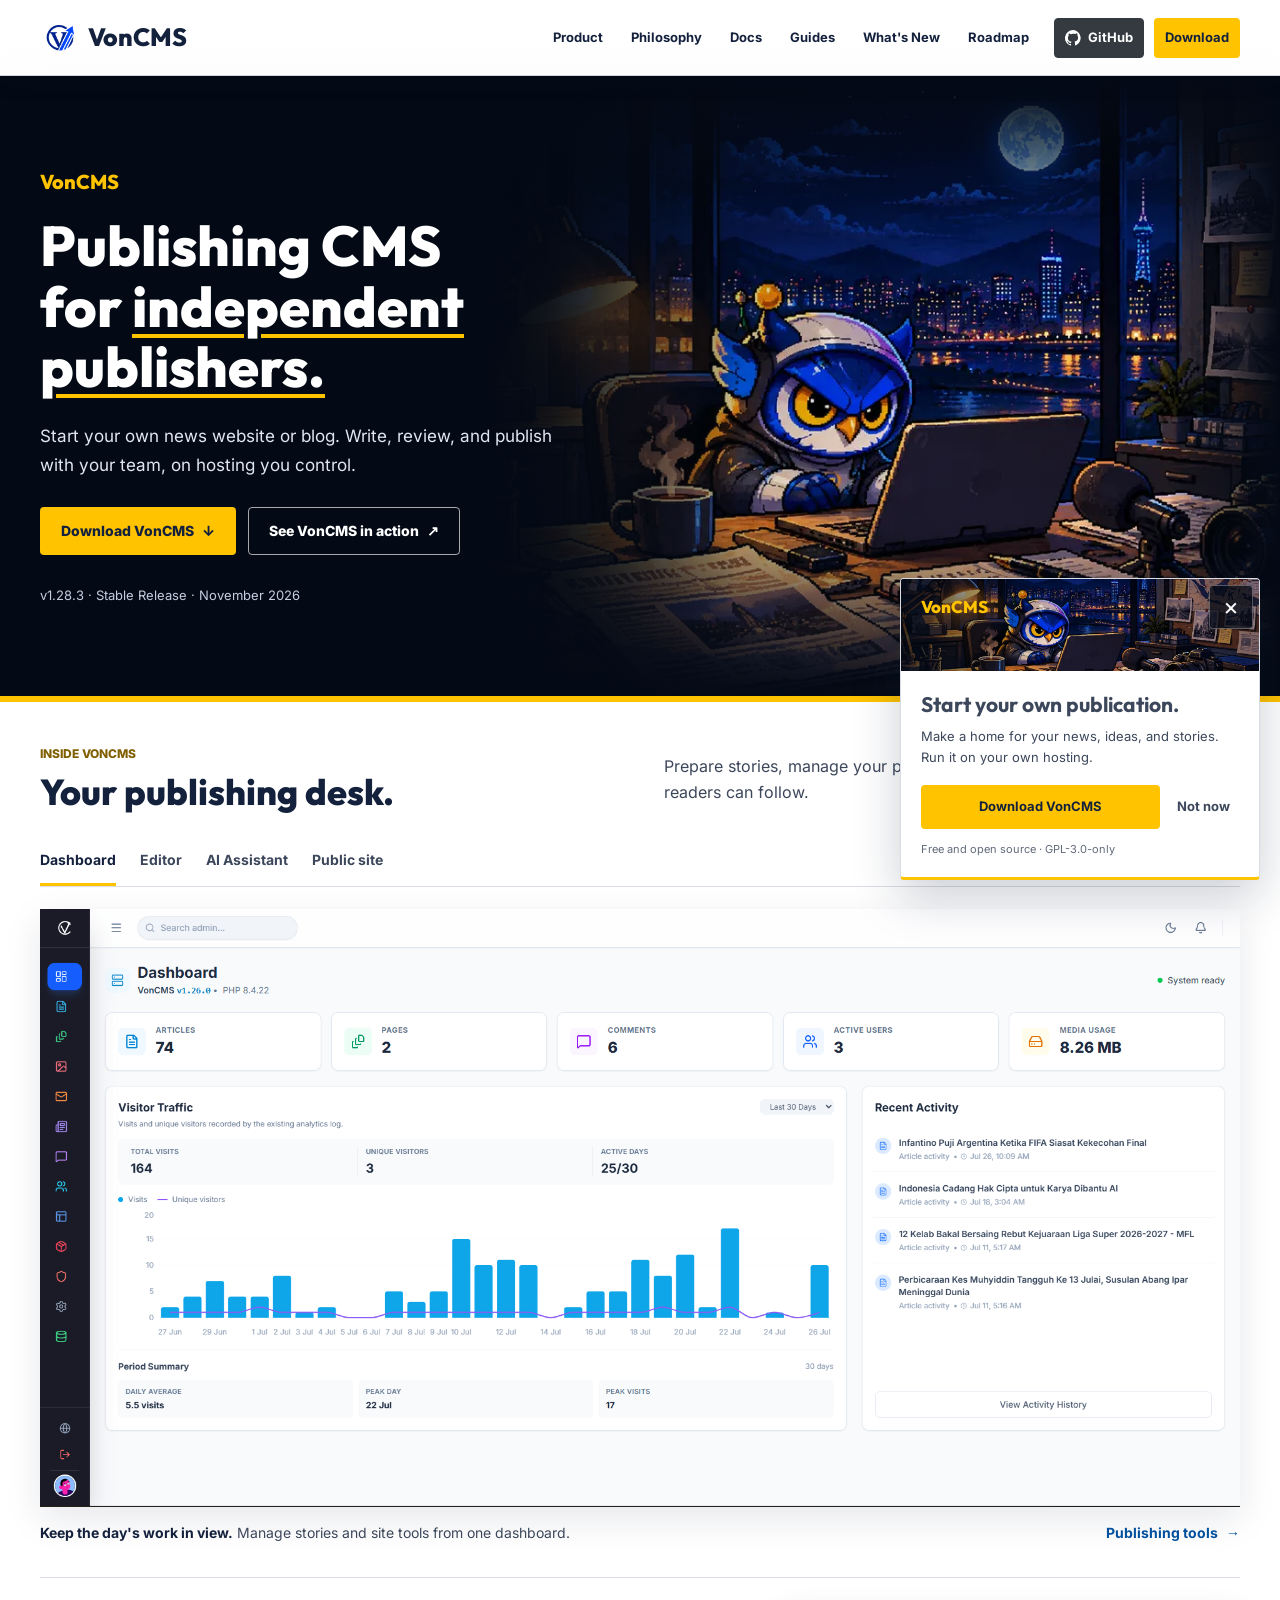
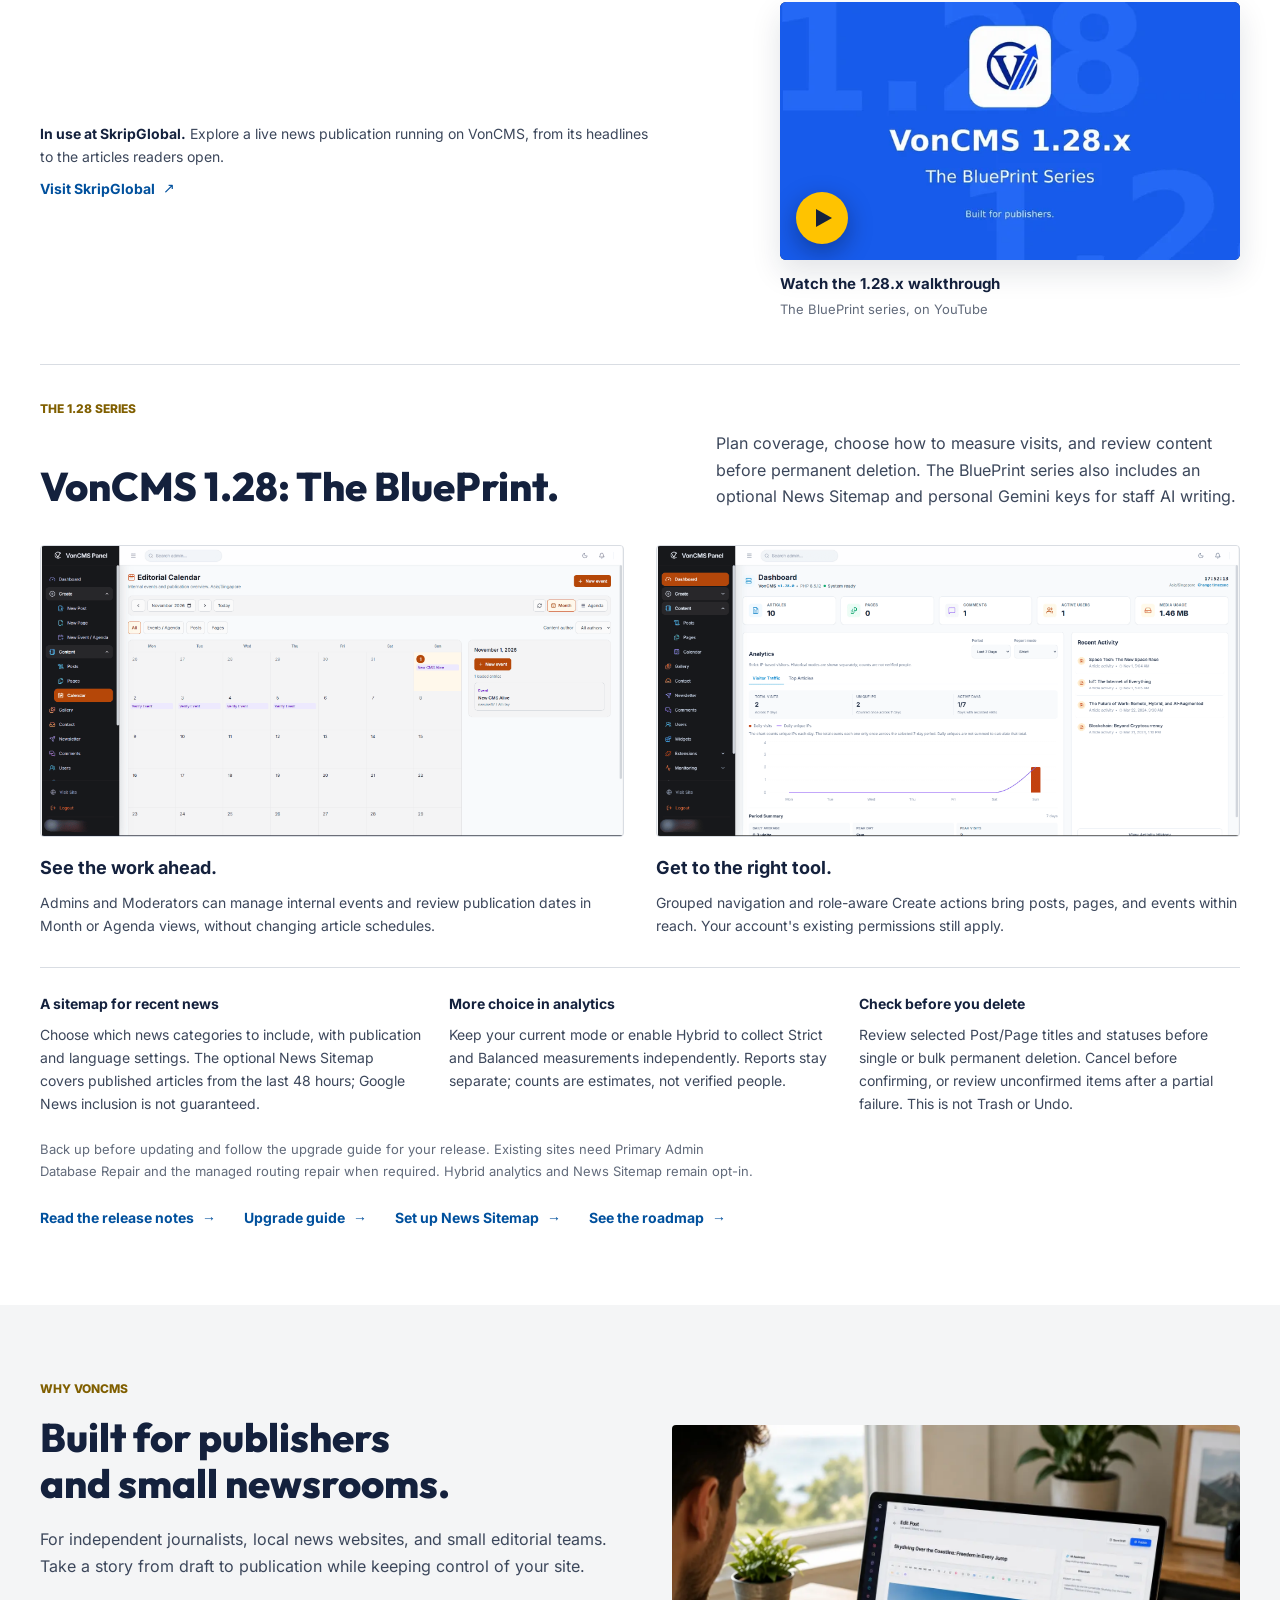
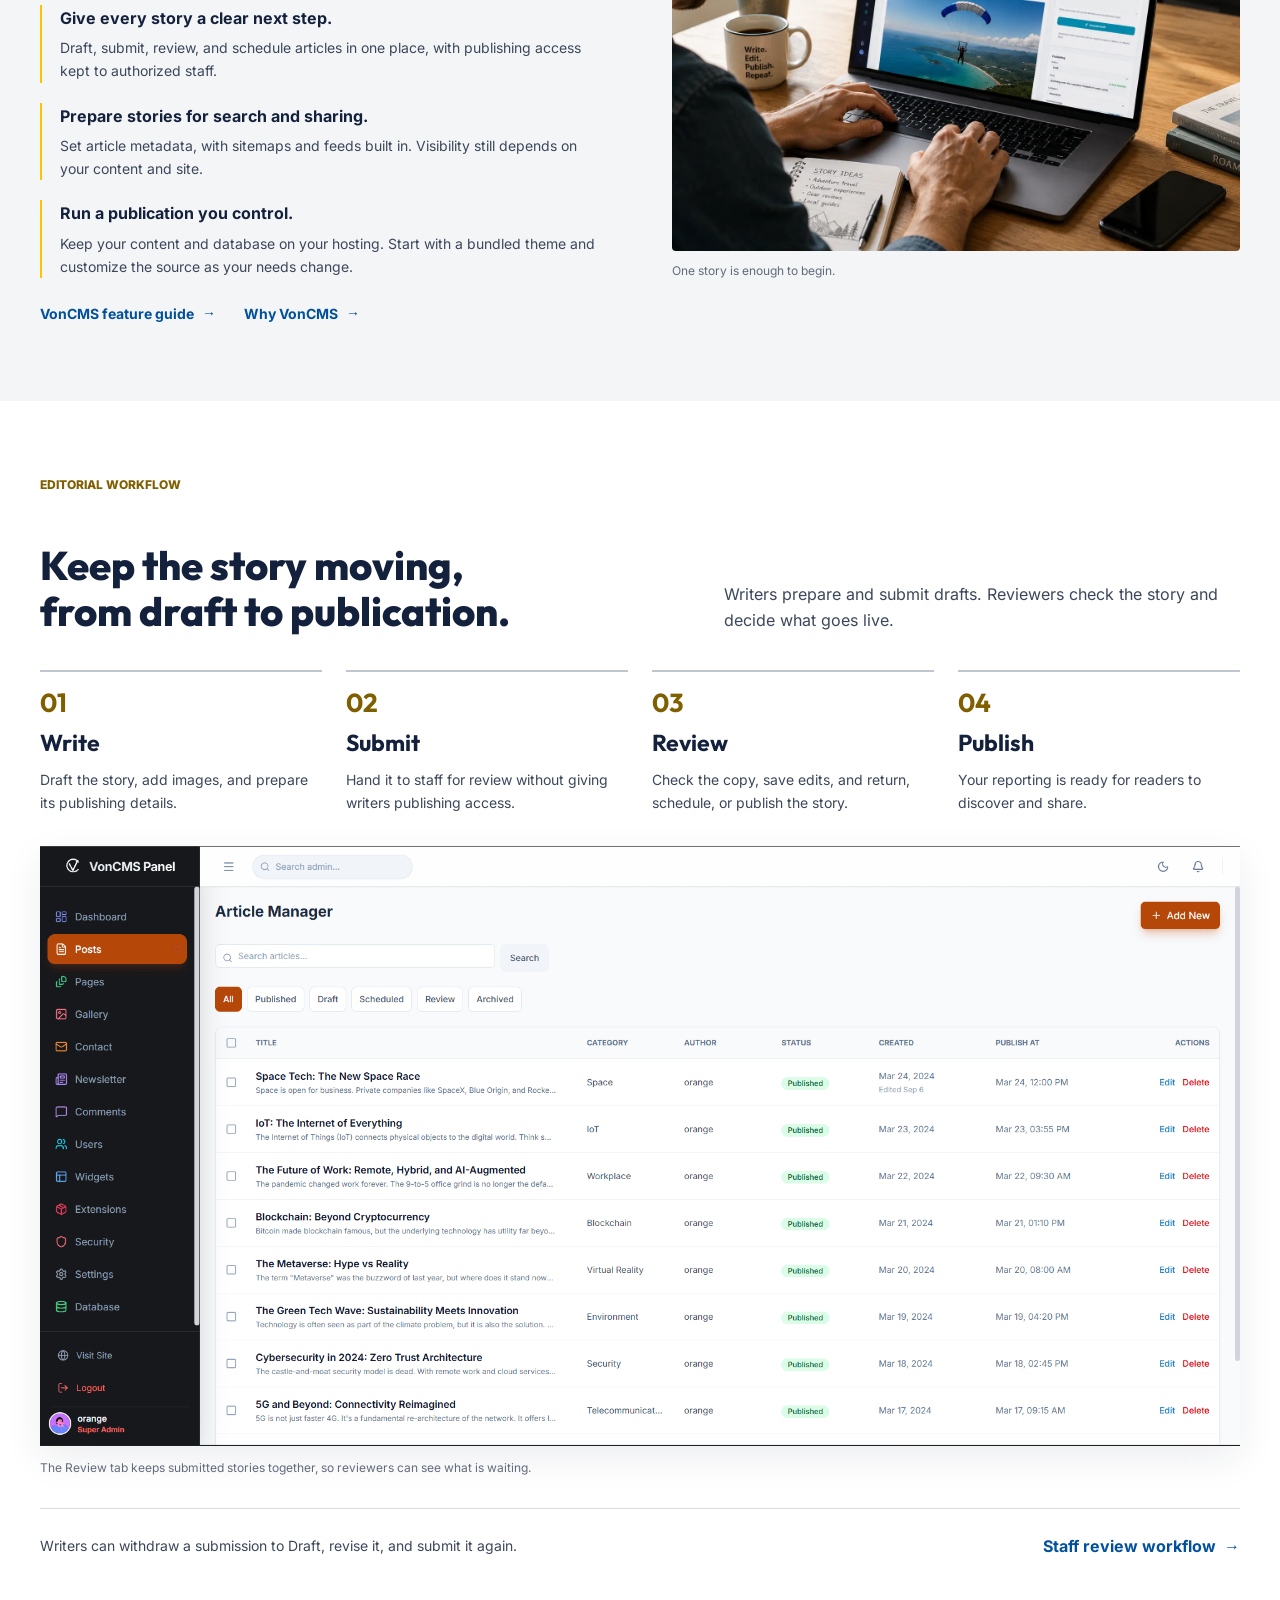
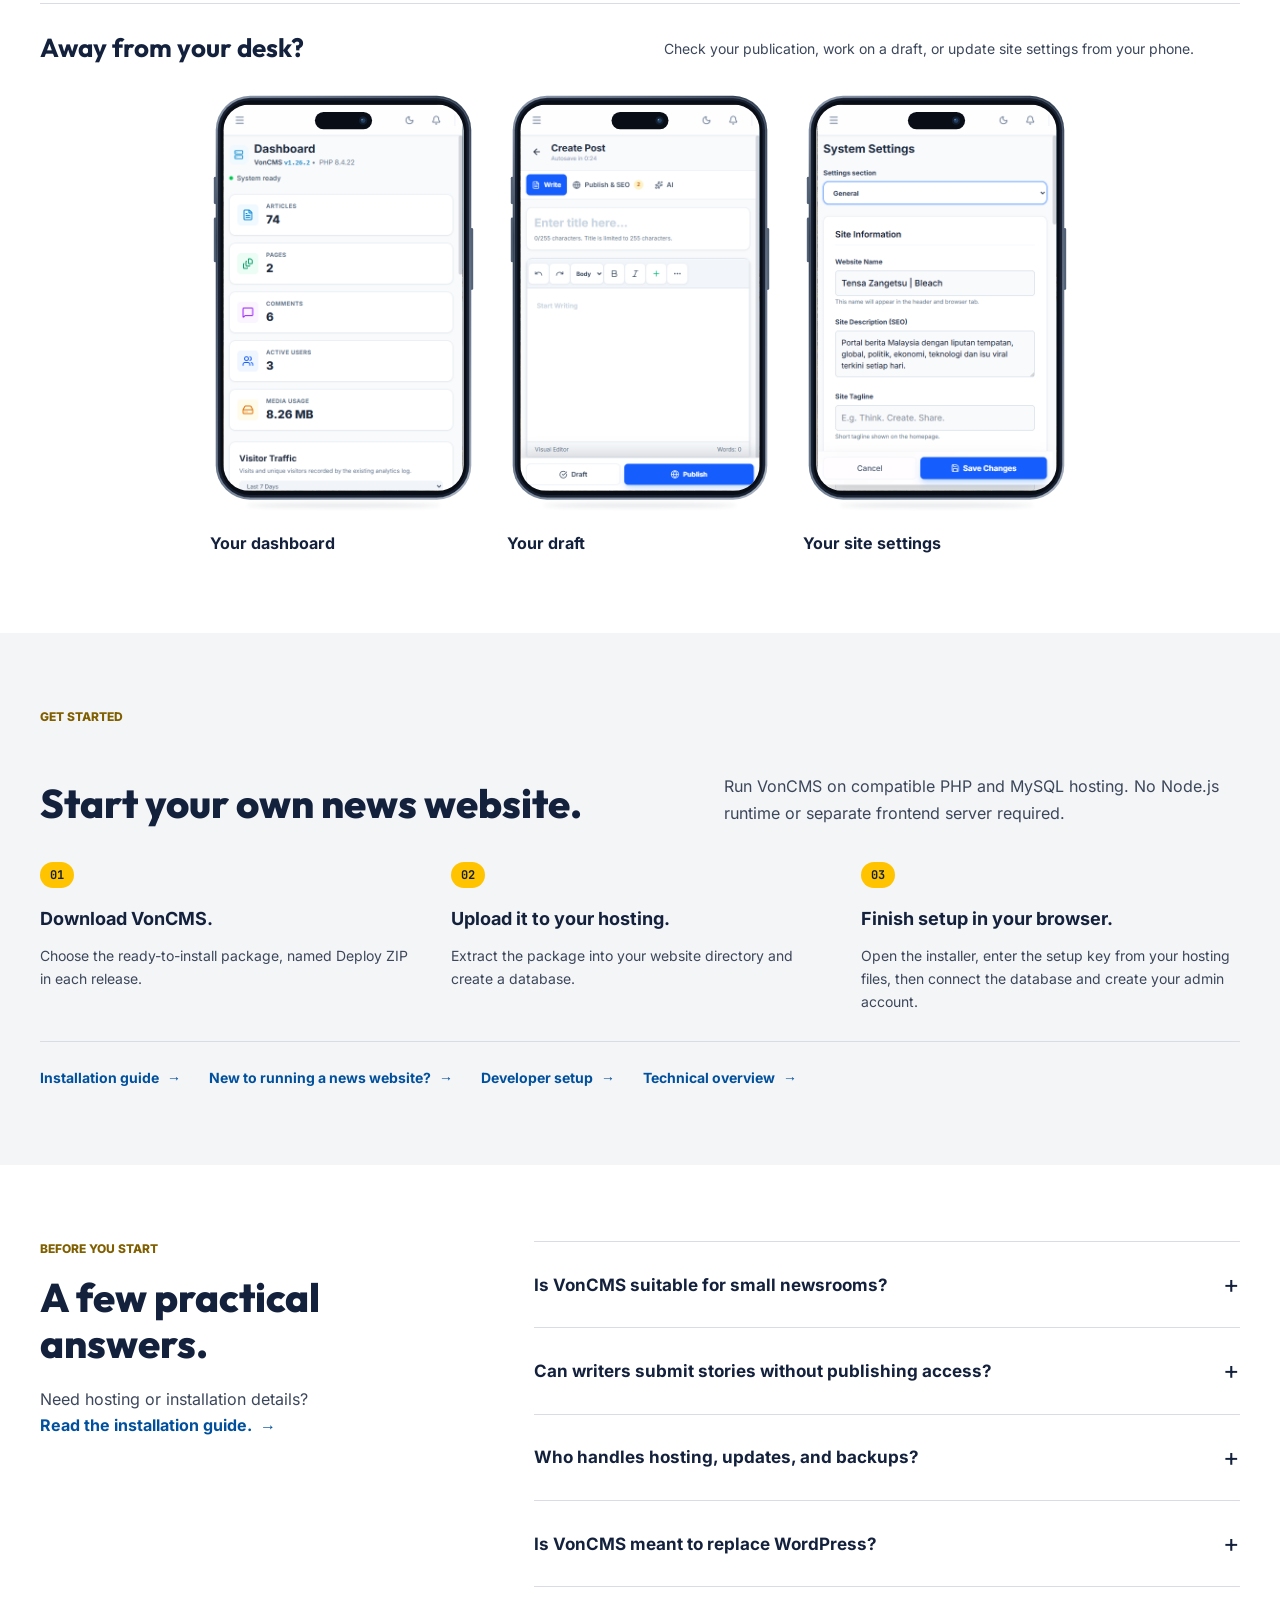
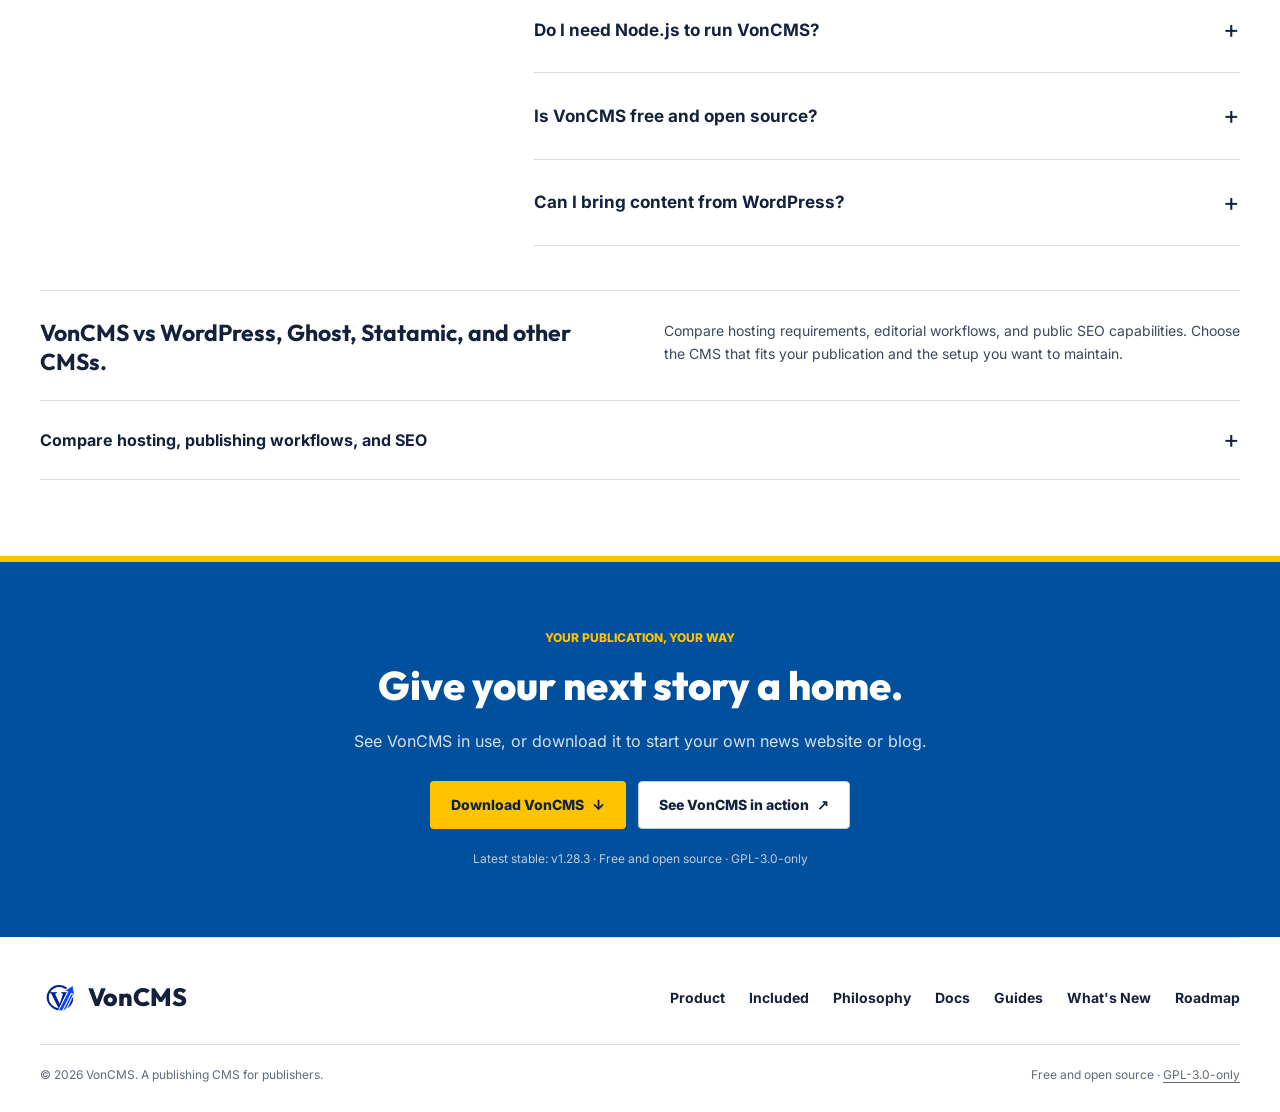
<file: index.html>
<!DOCTYPE html>
<html lang="en">
<head>
<meta charset="UTF-8">
<meta name="viewport" content="width=device-width, initial-scale=1">
<meta name="referrer" content="strict-origin-when-cross-origin">
<meta name="robots" content="index, follow, max-image-preview:large">
<title>Publishing CMS for Newsrooms &amp; Publishers | VonCMS</title>
<meta name="description" content="VonCMS is a self-hosted content management system (CMS) for publishers, journalists, and small newsrooms. Run news websites and blogs on your own hosting.">
<link rel="canonical" href="https://getvoncms.com/">
<link rel="alternate" hreflang="en" href="https://getvoncms.com/">
<link rel="alternate" hreflang="x-default" href="https://getvoncms.com/">
<link rel="icon" type="image/x-icon" href="upload/icon.ico?v=20260811">
<link rel="apple-touch-icon" href="upload/logo2.png">
<meta property="og:type" content="website">
<meta property="og:url" content="https://getvoncms.com/">
<meta property="og:title" content="Publishing CMS for Newsrooms &amp; Publishers | VonCMS">
<meta property="og:description" content="VonCMS is a self-hosted content management system (CMS) for publishers, journalists, and small newsrooms. Run news websites and blogs on your own hosting.">
<meta property="og:site_name" content="VonCMS">
<meta property="og:locale" content="en_US">
<meta property="og:image" content="https://getvoncms.com/upload/og-voncms-1200x630.jpg">
<meta property="og:image:width" content="1200">
<meta property="og:image:height" content="630">
<meta property="og:image:type" content="image/jpeg">
<meta property="og:image:alt" content="Vorro, the VonCMS owl mascot, writing a news story at a laptop">
<meta name="twitter:card" content="summary_large_image">
<meta name="twitter:url" content="https://getvoncms.com/">
<meta name="twitter:title" content="Publishing CMS for Newsrooms &amp; Publishers | VonCMS">
<meta name="twitter:description" content="VonCMS is a self-hosted content management system (CMS) for publishers, journalists, and small newsrooms. Run news websites and blogs on your own hosting.">
<meta name="twitter:image" content="https://getvoncms.com/upload/og-voncms-1200x630.jpg">
<meta name="twitter:image:alt" content="Vorro, the VonCMS owl mascot, writing a news story at a laptop">
<script type="application/ld+json">
{
  "@context": "https://schema.org",
  "@type": "SoftwareApplication",
  "@id": "https://getvoncms.com/#software",
  "name": "VonCMS",
  "url": "https://getvoncms.com/",
  "operatingSystem": "Linux, Windows",
  "applicationCategory": "BusinessApplication",
  "applicationSubCategory": "Publishing CMS",
  "softwareVersion": "1.28.3",
  "description": "VonCMS is a self-hosted content management system (CMS) for publishers, journalists, and small newsrooms. Run news websites and blogs on your own hosting.",
  "publisher": {
    "@id": "https://getvoncms.com/#project"
  },
  "offers": {
    "@type": "Offer",
    "price": "0",
    "priceCurrency": "USD"
  },
  "license": "https://github.com/Vondereich/VonCMS/blob/main/LICENSE.md",
  "downloadUrl": "https://github.com/Vondereich/VonCMS/releases/latest",
  "releaseNotes": "https://getvoncms.com/whats-new.html",
  "audience": {
    "@type": "Audience",
    "audienceType": "Newsrooms, publishers, and journalists"
  },
  "author": {
    "@type": "Organization",
    "name": "Vondereich"
  }
}
</script>
<script type="application/ld+json">
{
  "@context": "https://schema.org", "@type": "WebSite", "name": "VonCMS",
  "url": "https://getvoncms.com/", "description": "A self-hosted news and publishing CMS for newsrooms, publishers, and journalists.",
  "publisher": { "@id": "https://getvoncms.com/#project" }
}
</script>
<script type="application/ld+json">
{
  "@context": "https://schema.org",
  "@type": ["Organization", "Project"],
  "@id": "https://getvoncms.com/#project",
  "name": "VonCMS",
  "url": "https://getvoncms.com/",
  "description": "An open-source project developing a self-hosted news and publishing CMS.",
  "logo": "https://getvoncms.com/upload/logo2.png",
  "sameAs": ["https://github.com/Vondereich/VonCMS"]
}
</script>
<script type="application/ld+json">
{
  "@context": "https://schema.org", "@type": "FAQPage",
  "mainEntity": [
    { "@type": "Question", "name": "Is VonCMS suitable for small newsrooms?", "acceptedAnswer": { "@type": "Answer", "text": "VonCMS is a self-hosted publishing CMS for independent publishers, local news websites, and small editorial teams. It brings writing, staff review, scheduling, and a public website together. Check the hosting requirements and test your workflow before moving a live publication." } },
    { "@type": "Question", "name": "Can writers submit stories without publishing access?", "acceptedAnswer": { "@type": "Answer", "text": "Yes. Writers can prepare and submit drafts for staff review without permission to publish them. Moderators, Admins, and Root can return a submission for changes, schedule it, or publish it." } },
    { "@type": "Question", "name": "Who handles hosting, updates, and backups?", "acceptedAnswer": { "@type": "Answer", "text": "Your publication is responsible for hosting, CMS updates, and backups. Manage them yourself or arrange help with a developer or hosting provider. The free software download does not include managed hosting." } },
    { "@type": "Question", "name": "Is VonCMS meant to replace WordPress?", "acceptedAnswer": { "@type": "Answer", "text": "Not for everyone. WordPress has a mature ecosystem and serves many kinds of websites. VonCMS is a smaller, publishing-focused alternative for people who want a self-hosted editorial workflow, bundled themes, and direct access to their source and data. Choose the CMS that fits your publication." } },
    { "@type": "Question", "name": "Do I need Node.js to run VonCMS?", "acceptedAnswer": { "@type": "Answer", "text": "No. The Deploy ZIP includes built frontend assets and runs on PHP and MySQL hosting. Node.js and npm are only needed if you develop from source or create a custom build." } },
    { "@type": "Question", "name": "Is VonCMS free and open source?", "acceptedAnswer": { "@type": "Answer", "text": "Yes. VonCMS is released under GPL-3.0-only. The software is free; your hosting, domain, and any optional paid services are separate costs. If you distribute modified copies, follow the license requirements." } },
    { "@type": "Question", "name": "Can I bring content from WordPress?", "acceptedAnswer": { "@type": "Answer", "text": "VonCMS includes a WordPress XML importer. Test an import on a staging site first, and check articles, media, categories, and links before changing your live website. WordPress themes and plugins are not interchangeable with VonCMS." } }
  ]
}
</script>
<link rel="preload" href="upload/fonts/inter-latin-v20.woff2" as="font" type="font/woff2" crossorigin>
<link rel="preload" href="upload/fonts/outfit-latin-v15.woff2" as="font" type="font/woff2" crossorigin>
<link rel="preload" href="upload/journalism.webp" as="image" fetchpriority="high">
<link rel="stylesheet" href="css/fonts.css?v=20261002-local">
<link rel="stylesheet" href="css/site.css?v=20261025-roadmap">
<link rel="stylesheet" href="css/style.css?v=20261116-editor">
</head>
<body>
<a class="skip-link" href="#page-content">Skip to content</a>
<nav class="site-nav" aria-label="Main navigation">
  <div class="nav-inner">
    <a class="nav-logo" href="index.html" aria-label="VonCMS home"><img src="upload/logo-mark-128.webp" alt="" width="38" height="38"><span>VonCMS</span></a>
    <button class="burger" id="burger-btn" type="button" aria-label="Open navigation" aria-expanded="false" aria-controls="nav-links"><span></span><span></span><span></span></button>
    <ul class="nav-links" id="nav-links">
      <li><a href="index.html#product">Product</a></li>
      <li><a href="philosophy.html">Philosophy</a></li>
      <li><a href="docs.html">Docs</a></li>
      <li><a href="guides.html">Guides</a></li>
      <li><a href="whats-new.html">What's New</a></li>
      <li class="nav-roadmap"><a href="roadmap.html">Roadmap</a></li>
      <li><a href="https://github.com/Vondereich/VonCMS" class="nav-link-strong"><svg class="nav-github-icon" viewBox="0 0 16 16" aria-hidden="true"><path d="M8 0a8 8 0 0 0-2.53 15.59c.4.07.55-.17.55-.38v-1.36c-2.23.49-2.7-.95-2.7-.95-.36-.92-.89-1.17-.89-1.17-.73-.5.06-.49.06-.49.8.06 1.23.83 1.23.83.72 1.22 1.87.87 2.33.67.07-.52.28-.87.51-1.07-1.78-.2-3.65-.89-3.65-3.96 0-.88.31-1.59.82-2.15-.08-.2-.36-1.02.08-2.12 0 0 .67-.22 2.2.82A7.6 7.6 0 0 1 8 3.7c.68 0 1.36.09 2 .27 1.52-1.04 2.19-.82 2.19-.82.44 1.1.16 1.92.08 2.12.51.56.82 1.27.82 2.15 0 3.08-1.87 3.75-3.66 3.95.29.25.54.74.54 1.49v2.21c0 .21.15.46.55.38A8 8 0 0 0 8 0Z"/></svg><span>GitHub</span></a></li>
      <li><a href="https://github.com/Vondereich/VonCMS/releases/latest" class="nav-cta">Download</a></li>
    </ul>
  </div>
</nav>
<header class="hero" id="top">
  <div class="hero-visual"><img src="upload/journalism.webp" alt="Vorro, the VonCMS owl mascot, working on a news story with a laptop, camera, and reporting notes" width="1200" height="675" fetchpriority="high" decoding="async"></div>
  <div class="hero-inner shell">
    <div class="hero-content">
      <p class="hero-wordmark">VonCMS</p>
      <h1>Publishing CMS for <span class="hero-emphasis">independent publishers.</span></h1>
      <p class="hero-lede">Start your own news website or blog. Write, review, and publish with your team, on hosting you control.</p>
      <div class="hero-actions">
        <a class="btn-primary" href="https://github.com/Vondereich/VonCMS/releases/download/v.1.28.3/VonCMS_v1.28.3_Deploy.zip" data-gh-deploy-download><span>Download VonCMS</span></a>
        <a class="btn-secondary" href="https://skripglobal.com/">See VonCMS in action</a>
      </div>
      <div class="hero-release">
        <span data-gh-version-badge>v1.28.3 &middot; Stable Release &middot; November 2026</span>
      </div>
    </div>
  </div>
</header>
<main id="page-content">
  <section class="home-section" id="product">
    <div class="shell">
      <div class="section-heading product-heading"><span class="section-kicker">Inside VonCMS</span><h2>Your publishing desk.</h2><p>Prepare stories, manage your publication, and publish a website readers can follow.</p></div>
      <div class="product-tabs" id="themes" aria-label="Product views">
        <a id="tab-dashboard" href="#view-dashboard">Dashboard</a><a id="tab-editor" href="#view-editor">Editor</a><a id="tab-ai" href="#view-ai">AI Assistant</a><a id="tab-public" href="#view-public">Public site</a>
      </div>
      <figure class="product-panel" id="view-dashboard" data-view="dashboard"><img class="lightbox-trigger" src="upload/dashboard.png" alt="VonCMS React admin dashboard for managing a publishing website" width="1920" height="957" loading="lazy" decoding="async"><figcaption><span><strong>Keep the day's work in view.</strong> Manage stories and site tools from one dashboard.</span><a class="text-link" href="docs.html#included">Publishing tools</a></figcaption></figure>
      <figure class="product-panel" id="view-editor" data-view="editor"><img class="lightbox-trigger" src="upload/editor-publishing-20261116.webp" srcset="upload/editor-publishing-20261116-960.webp 960w, upload/editor-publishing-20261116.webp 1920w" sizes="(max-width: 600px) calc(100vw - 40px), (max-width: 1264px) calc(100vw - 64px), 1200px" alt="VonCMS article editor with formatting tools, inline media, and a publish-readiness checklist" width="1920" height="962" loading="lazy" decoding="async"><figcaption><span><strong>Get the story ready to publish.</strong> Write the copy, add images or tables, and check the story's publishing details.</span><a class="text-link" href="docs.html#workflow">Editorial workflow</a></figcaption></figure>
      <figure class="product-panel" id="view-ai" data-view="ai"><img class="lightbox-trigger" src="upload/editor-ai-20261116.webp" srcset="upload/editor-ai-20261116-960.webp 960w, upload/editor-ai-20261116.webp 1920w" sizes="(max-width: 600px) calc(100vw - 40px), (max-width: 1264px) calc(100vw - 64px), 1200px" alt="VonCMS editor with the optional AI Assistant open for drafting and reviewing article copy" width="1920" height="962" loading="lazy" decoding="async"><figcaption><span><strong>A second look at your copy.</strong> Use the optional AI Assistant to draft or review text, then decide what to keep. Requires a configured Gemini API key.</span><a class="text-link" href="docs.html#personal-ai">AI setup</a></figcaption></figure>
      <figure class="product-panel" id="view-public" data-view="public"><img class="lightbox-trigger" src="upload/TechpressDemo.webp" alt="VonCMS TechPress news website with featured stories and category sections" width="864" height="1582" loading="lazy" decoding="async"><figcaption><span><strong>Give your reporting a home.</strong> TechPress organizes headlines and categories into a public news website.</span><a class="text-link" href="https://skripglobal.com/">See VonCMS in action</a></figcaption></figure>
      <div class="product-proof">
        <div class="production-example"><p><strong>In use at SkripGlobal.</strong> Explore a live news publication running on VonCMS, from its headlines to the articles readers open.</p><a class="text-link" href="https://skripglobal.com/">Visit SkripGlobal</a></div>
        <a class="walkthrough-link" id="walkthrough" href="https://www.youtube.com/watch?v=b0zECCuoS4w"><span class="walkthrough-thumb"><img src="upload/walkthrough-blueprint-128.webp" alt="" width="640" height="360" loading="lazy" decoding="async"><span class="walkthrough-play" aria-hidden="true"></span></span><span class="walkthrough-text"><strong>Watch the 1.28.x walkthrough</strong><span>The BluePrint series, on YouTube</span></span></a>
      </div>
      <section class="release-preview" id="blueprint" aria-labelledby="blueprint-title">
        <div class="section-heading"><span class="section-kicker">The 1.28 series</span><h2 id="blueprint-title">VonCMS 1.28: The BluePrint.</h2><p>Plan coverage, choose how to measure visits, and review content before permanent deletion. The BluePrint series also includes an optional News Sitemap and personal Gemini keys for staff AI writing.</p></div>
        <div class="release-preview-grid">
          <figure><img class="lightbox-trigger" src="upload/calendar.png" alt="VonCMS v1.28 Editorial Calendar showing a month view, internal events, content filters, and day details" width="1920" height="959" loading="lazy" decoding="async"><figcaption><strong>See the work ahead.</strong><span>Admins and Moderators can manage internal events and review publication dates in Month or Agenda views, without changing article schedules.</span></figcaption></figure>
          <figure><img class="lightbox-trigger" src="upload/new%20dropdown.png" alt="VonCMS v1.28 dashboard with grouped Content, Extensions, and Monitoring navigation and analytics report controls" width="1920" height="959" loading="lazy" decoding="async"><figcaption><strong>Get to the right tool.</strong><span>Grouped navigation and role-aware Create actions bring posts, pages, and events within reach. Your account's existing permissions still apply.</span></figcaption></figure>
        </div>
        <dl class="release-highlights">
          <div><dt>A sitemap for recent news</dt><dd>Choose which news categories to include, with publication and language settings. The optional News Sitemap covers published articles from the last 48 hours; Google News inclusion is not guaranteed.</dd></div>
          <div><dt>More choice in analytics</dt><dd>Keep your current mode or enable Hybrid to collect Strict and Balanced measurements independently. Reports stay separate; counts are estimates, not verified people.</dd></div>
          <div><dt>Check before you delete</dt><dd>Review selected Post/Page titles and statuses before single or bulk permanent deletion. Cancel before confirming, or review unconfirmed items after a partial failure. This is not Trash or Undo.</dd></div>
        </dl>
        <p class="release-preview-note">Back up before updating and follow the upgrade guide for your release. Existing sites need Primary Admin Database Repair and the managed routing repair when required. Hybrid analytics and News Sitemap remain opt-in.</p>
        <div class="section-links"><a class="text-link" href="whats-new.html">Read the release notes</a><a class="text-link" href="docs.html#upgrade">Upgrade guide</a><a class="text-link" href="docs.html#news-sitemap">Set up News Sitemap</a><a class="text-link" href="roadmap.html#delivery">See the roadmap</a></div>
      </section>
    </div>
  </section>
  <section class="home-section soft" id="why">
    <div class="shell split">
      <div class="section-copy"><span class="section-kicker">Why VonCMS</span><h2>Built for publishers and small newsrooms.</h2><p id="audience">For independent journalists, local news websites, and small editorial teams. Take a story from draft to publication while keeping control of your site.</p><div class="why-points" id="included"><div class="why-point"><strong>Give every story a clear next step.</strong><span>Draft, submit, review, and schedule articles in one place, with publishing access kept to authorized staff.</span></div><div class="why-point"><strong>Prepare stories for search and sharing.</strong><span>Set article metadata, with sitemaps and feeds built in. Visibility still depends on your content and site.</span></div><div class="why-point"><strong>Run a publication you control.</strong><span>Keep your content and database on your hosting. Start with a bundled theme and customize the source as your needs change.</span></div></div><div class="section-links"><a class="text-link" href="docs.html#included">VonCMS feature guide</a><a class="text-link" href="philosophy.html">Why VonCMS</a></div></div>
      <figure class="why-visual"><img src="upload/publisher.webp" alt="Illustration of an independent publisher working on a publication" width="1536" height="1024" loading="lazy" decoding="async"><figcaption>One story is enough to begin.</figcaption></figure>
    </div>
  </section>
  <section class="home-section" id="publishing">
    <div class="shell">
      <div class="section-heading"><span class="section-kicker">Editorial workflow</span><h2>Keep the story moving, from draft to publication.</h2><p>Writers prepare and submit drafts. Reviewers check the story and decide what goes live.</p></div>
      <ol class="workflow-list"><li><span>01</span><h3>Write</h3><p>Draft the story, add images, and prepare its publishing details.</p></li><li><span>02</span><h3>Submit</h3><p>Hand it to staff for review without giving writers publishing access.</p></li><li><span>03</span><h3>Review</h3><p>Check the copy, save edits, and return, schedule, or publish the story.</p></li><li><span>04</span><h3>Publish</h3><p>Your reporting is ready for readers to discover and share.</p></li></ol>
      <figure class="workflow-preview"><img class="lightbox-trigger" src="upload/reviewtab.png" alt="VonCMS Article Manager with Published, Draft, Scheduled, Review, and Archived tabs" width="1920" height="960" loading="lazy" decoding="async"><figcaption>The Review tab keeps submitted stories together, so reviewers can see what is waiting.</figcaption></figure>
      <div class="workflow-foot"><p>Writers can withdraw a submission to Draft, revise it, and submit it again.</p><a class="text-link" href="docs.html#workflow">Staff review workflow</a></div>
      <div class="mobile-publishing" id="post-anywhere">
      <div class="mobile-heading"><h3>Away from your desk?</h3><p>Check your publication, work on a draft, or update site settings from your phone.</p></div>
      <div class="mobile-device-grid" role="region" aria-label="VonCMS mobile publishing screens" tabindex="0">
        <figure><div class="mobile-device-frame"><img class="mobile-device-shell" src="upload/phone-frame.svg?v=20261121-fit" alt="" width="560" height="881" loading="lazy" decoding="async"><div class="mobile-device-screen"><img class="lightbox-trigger" src="upload/m2.png" alt="VonCMS publishing dashboard with article, page, and visitor statistics on a phone" width="502" height="810" loading="lazy" decoding="async"></div></div><figcaption class="mobile-device-copy"><strong>Your dashboard</strong></figcaption></figure>
        <figure><div class="mobile-device-frame"><img class="mobile-device-shell" src="upload/phone-frame.svg?v=20261121-fit" alt="" width="560" height="881" loading="lazy" decoding="async"><div class="mobile-device-screen"><img class="lightbox-trigger" src="upload/m1.png" alt="VonCMS mobile article editor with Write, Publish and SEO, and AI tabs" width="502" height="810" loading="lazy" decoding="async"></div></div><figcaption class="mobile-device-copy"><strong>Your draft</strong></figcaption></figure>
        <figure><div class="mobile-device-frame"><img class="mobile-device-shell" src="upload/phone-frame.svg?v=20261121-fit" alt="" width="560" height="881" loading="lazy" decoding="async"><div class="mobile-device-screen"><img class="lightbox-trigger" src="upload/m3.png" alt="VonCMS mobile site settings for publication identity and SEO description" width="502" height="810" loading="lazy" decoding="async"></div></div><figcaption class="mobile-device-copy"><strong>Your site settings</strong></figcaption></figure>
      </div>
      </div>
    </div>
  </section>
  <section class="home-section soft" id="install">
    <div class="shell">
      <div class="section-heading"><span class="section-kicker">Get started</span><h2>Start your own news website.</h2><p>Run VonCMS on compatible PHP and MySQL hosting. No Node.js runtime or separate frontend server required.</p></div>
      <ol class="install-steps" id="paths"><li><strong>Download VonCMS.</strong><p>Choose the ready-to-install package, named Deploy ZIP in each release.</p></li><li><strong>Upload it to your hosting.</strong><p>Extract the package into your website directory and create a database.</p></li><li><strong>Finish setup in your browser.</strong><p>Open the installer, enter the setup key from your hosting files, then connect the database and create your admin account.</p></li></ol>
      <div class="install-guides"><a class="text-link" href="docs.html#install">Installation guide</a><a class="text-link" href="start-a-news-website.html">New to running a news website?</a><a class="text-link" id="developers" href="docs.html#source">Developer setup</a><a class="text-link" id="architecture" href="docs.html#architecture">Technical overview</a></div>
    </div>
  </section>
  <section class="home-section" id="faq">
    <div class="shell">
      <div class="faq-layout"><div><span class="section-kicker">Before you start</span><h2>A few practical answers.</h2><p class="faq-intro">Need hosting or installation details? <a class="text-link" href="docs.html#install">Read the installation guide.</a></p></div><div class="faq-list">
        <details><summary>Is VonCMS suitable for small newsrooms?</summary><p>VonCMS is a self-hosted publishing CMS for independent publishers, local news websites, and small editorial teams. It brings writing, staff review, scheduling, and a public website together. Check the <a class="text-link" href="docs.html#requirements">hosting requirements</a> and test your workflow before moving a live publication.</p></details>
        <details><summary>Can writers submit stories without publishing access?</summary><p>Yes. Writers can prepare and submit drafts for <a class="text-link" href="docs.html#workflow">staff review</a> without permission to publish them. Moderators, Admins, and Root can return a submission for changes, schedule it, or publish it.</p></details>
        <details><summary>Who handles hosting, updates, and backups?</summary><p>Your publication is responsible for hosting, <a class="text-link" href="docs.html#upgrade">CMS updates</a>, and <a class="text-link" href="docs.html#database">backups</a>. Manage them yourself or arrange help with a developer or hosting provider. The free software download does not include managed hosting.</p></details>
        <details><summary>Is VonCMS meant to replace WordPress?</summary><p>Not for everyone. WordPress has a mature ecosystem and serves many kinds of websites. VonCMS is a smaller, publishing-focused alternative for people who want a self-hosted editorial workflow, bundled themes, and direct access to their source and data. Choose the CMS that fits your publication. <a class="text-link" href="wordpress-alternative-for-news.html">Compare WordPress and VonCMS for news</a>.</p></details>
        <details><summary>Do I need Node.js to run VonCMS?</summary><p>No. The Deploy ZIP includes built frontend assets and runs on PHP and MySQL hosting. Node.js and npm are only needed if you develop from source or create a custom build.</p></details>
        <details><summary>Is VonCMS free and open source?</summary><p>Yes. VonCMS is released under <a class="text-link" href="https://github.com/Vondereich/VonCMS/blob/main/LICENSE.md">GPL-3.0-only</a>. The software is free; your hosting, domain, and any optional paid services are separate costs. If you distribute modified copies, follow the license requirements.</p></details>
        <details><summary>Can I bring content from WordPress?</summary><p>VonCMS includes a WordPress XML importer. Test an import on a staging site first, and check articles, media, categories, and links before changing your live website. WordPress themes and plugins are not interchangeable with VonCMS.</p></details>
      </div></div>
      <div class="comparison-overview" id="positioning">
        <div class="comparison-heading"><h3>VonCMS vs WordPress, Ghost, Statamic, and other CMSs.</h3><p>Compare hosting requirements, editorial workflows, and public SEO capabilities. Choose the CMS that fits your publication and the setup you want to maintain.</p></div>
        <details class="comparison-detail" id="compare-options">
        <summary>Compare hosting, publishing workflows, and SEO</summary>
        <div class="comparison-content">
      <div class="comparison-controls" role="group" aria-label="Compare VonCMS with another CMS" hidden>
        <span>Compare with</span>
        <div>
          <button type="button" data-compare="wordpress" aria-pressed="true">WordPress</button>
          <button type="button" data-compare="ghost" aria-pressed="false">Ghost</button>
          <button type="button" data-compare="emdash" aria-pressed="false">EmDash</button>
          <button type="button" data-compare="grav" aria-pressed="false">Grav</button>
          <button type="button" data-compare="statamic" aria-pressed="false">Statamic</button>
          <button type="button" data-compare="strapi" aria-pressed="false">Strapi</button>
          <button type="button" data-compare="payload" aria-pressed="false">Payload</button>
          <button type="button" data-compare="october" aria-pressed="false">October CMS</button>
        </div>
      </div>
      <div class="comparison-frame"><table class="comparison-table"><caption>VonCMS vs other publishing CMSs</caption>
        <thead><tr><th scope="col">What matters</th><th scope="col" class="th-voncms">VonCMS</th><th scope="col" data-cms="wordpress">WordPress</th><th scope="col" data-cms="ghost">Ghost</th><th scope="col" data-cms="emdash">EmDash</th><th scope="col" data-cms="grav">Grav</th><th scope="col" data-cms="statamic">Statamic</th><th scope="col" data-cms="strapi">Strapi</th><th scope="col" data-cms="payload">Payload</th><th scope="col" data-cms="october">October CMS</th></tr></thead>
        <tbody>
          <tr>
            <th scope="row">Hosting</th>
            <td class="td-voncms" data-label="VonCMS"><strong>PHP + MySQL</strong><span>Deploy ZIP with built assets. No Node.js runtime.</span></td>
            <td data-cms="wordpress" data-label="WordPress"><strong>PHP + MySQL / MariaDB</strong><span>Self-hosted or managed hosting.</span></td>
            <td data-cms="ghost" data-label="Ghost"><strong>Node.js or Ghost(Pro)</strong><span>Self-host the app or use its managed service.</span></td>
            <td data-cms="emdash" data-label="EmDash"><strong>Workers or Node.js</strong><span>A TypeScript CMS built on Astro.</span></td>
            <td data-cms="grav" data-label="Grav"><strong>PHP + files</strong><span>Flat-file CMS with no database required.</span></td>
            <td data-cms="statamic" data-label="Statamic"><strong>PHP + Composer</strong><span>Laravel-based CMS with flat-file or database storage.</span></td>
            <td data-cms="strapi" data-label="Strapi"><strong>Node.js + SQL database</strong><span>Headless APIs with a frontend you build or integrate.</span></td>
            <td data-cms="payload" data-label="Payload"><strong>Node.js + Next.js</strong><span>MongoDB, PostgreSQL, or SQLite adapters.</span></td>
            <td data-cms="october" data-label="October CMS"><strong>PHP + database</strong><span>Composer-based setup with a required license key.</span></td>
          </tr>
          <tr>
            <th scope="row">Team publishing</th>
            <td class="td-voncms" data-label="VonCMS"><strong>Writer submissions</strong><span>Staff review, return, schedule, and publish.</span></td>
            <td data-cms="wordpress" data-label="WordPress"><strong>Contributor review</strong><span>Contributors submit; authorized editors publish.</span></td>
            <td data-cms="ghost" data-label="Ghost"><strong>Staff roles</strong><span>Contributor, author, editor, and admin permissions.</span></td>
            <td data-cms="emdash" data-label="EmDash"><strong>Role permissions</strong><span>Administrator, editor, author, and contributor.</span></td>
            <td data-cms="grav" data-label="Grav"><strong>Admin users and permissions</strong><span>Check your review workflow and permission setup.</span></td>
            <td data-cms="statamic" data-label="Statamic"><strong>Users, roles, and revisions</strong><span>Multiple users and revisions require Pro.</span></td>
            <td data-cms="strapi" data-label="Strapi"><strong>Draft &amp; Publish</strong><span>Review Workflows require the Enterprise plan.</span></td>
            <td data-cms="payload" data-label="Payload"><strong>Drafts and access control</strong><span>Configure publishing rules for your collections.</span></td>
            <td data-cms="october" data-label="October CMS"><strong>Backend roles and permissions</strong><span>Build the workflow with your chosen content tools.</span></td>
          </tr>
          <tr>
            <th scope="row">Public SEO</th>
            <td class="td-voncms" data-label="VonCMS"><strong>Native public output</strong><span>Metadata, canonicals, schema, sitemaps, and feeds.</span></td>
            <td data-cms="wordpress" data-label="WordPress"><strong>Core and plugins</strong><span>Core sitemaps and feeds; plugins add richer SEO controls.</span></td>
            <td data-cms="ghost" data-label="Ghost"><strong>Built-in SEO</strong><span>Metadata, canonicals, schema, sitemaps, and social cards.</span></td>
            <td data-cms="emdash" data-label="EmDash"><strong>Astro-based rendering</strong><span>Check current theme and metadata requirements.</span></td>
            <td data-cms="grav" data-label="Grav"><strong>Page metadata controls</strong><span>Check theme output, sitemap, and feed plugins.</span></td>
            <td data-cms="statamic" data-label="Statamic"><strong>Templates + SEO add-ons</strong><span>SEO Pro adds metadata, social cards, schema, and sitemaps.</span></td>
            <td data-cms="strapi" data-label="Strapi"><strong>Frontend implementation</strong><span>Your frontend controls metadata and crawlable pages.</span></td>
            <td data-cms="payload" data-label="Payload"><strong>SEO plugin + frontend</strong><span>Store SEO fields and render metadata in your site.</span></td>
            <td data-cms="october" data-label="October CMS"><strong>Theme templates and metadata</strong><span>Configure page metadata and additional SEO output.</span></td>
          </tr>
          <tr>
            <th scope="row">What to explore</th>
            <td class="td-voncms" data-label="VonCMS"><strong>A focused publishing baseline</strong><span>Six themes, an editorial workflow, and open source customization.</span></td>
            <td data-cms="wordpress" data-label="WordPress"><strong>A broad ecosystem</strong><span>Choose from a mature theme and plugin ecosystem.</span></td>
            <td data-cms="ghost" data-label="Ghost"><strong>Publication and membership tools</strong><span>Evaluate newsletters, memberships, and subscriptions.</span></td>
            <td data-cms="emdash" data-label="EmDash"><strong>A TypeScript stack</strong><span>Evaluate sandboxed plugins and deployment options.</span></td>
            <td data-cms="grav" data-label="Grav"><strong>Flat-file site management</strong><span>Markdown content, themes, and plugin options.</span></td>
            <td data-cms="statamic" data-label="Statamic"><strong>Laravel-based content modeling</strong><span>Blueprints, Antlers or Blade templates, and starter kits.</span></td>
            <td data-cms="strapi" data-label="Strapi"><strong>Structured content APIs</strong><span>Model content and connect it to your chosen frontend.</span></td>
            <td data-cms="payload" data-label="Payload"><strong>Code-first customization</strong><span>Define collections, permissions, and frontend behavior.</span></td>
            <td data-cms="october" data-label="October CMS"><strong>Laravel-based customization</strong><span>Themes, components, and plugins for custom sites.</span></td>
          </tr>
      </tbody></table></div>
      <div class="comparison-fit">
        <div><h3>A practical fit</h3><p>Choose VonCMS for PHP hosting, an editorial workflow, bundled themes, and source you can change.</p></div>
        <div><h3>Compare further</h3><p>Memberships, a specific integration, or your preferred development stack may point elsewhere.</p></div>
      </div>
      <details class="comparison-sources">
        <summary>Method and official sources</summary>
        <p>These notes compare documented capabilities, not speed or security benchmarks. Features can depend on version, plan, plugins, and configuration. Frontend responsibilities follow each product's documented architecture. Check your real workflow before moving.</p>
        <ul>
          <li><a href="https://github.com/Vondereich/VonCMS/tree/main/docs">VonCMS docs</a></li>
          <li><a href="https://wordpress.org/about/requirements/">WordPress requirements</a></li>
          <li><a href="https://wordpress.org/documentation/article/roles-and-capabilities/">WordPress roles</a></li>
          <li><a href="https://ghost.org/help/seo/">Ghost SEO</a></li>
          <li><a href="https://ghost.org/help/managing-staff-user-profiles/">Ghost roles</a></li>
          <li><a href="https://blog.cloudflare.com/emdash-wordpress/">EmDash introduction</a></li>
          <li><a href="https://learn.getgrav.org/2/basics/what-is-grav">Grav overview</a></li>
          <li><a href="https://learn.getgrav.org/2/admin-panel">Grav administration</a></li>
          <li><a href="https://learn.getgrav.org/2/content/headers">Grav page metadata</a></li>
          <li><a href="https://statamic.dev/getting-started/requirements">Statamic requirements</a></li>
          <li><a href="https://statamic.dev/control-panel/users">Statamic users and permissions</a></li>
          <li><a href="https://statamic.com/pricing">Statamic Core and Pro features</a></li>
          <li><a href="https://statamic.com/addons/statamic/seo-pro/docs">Statamic SEO Pro</a></li>
          <li><a href="https://docs.strapi.io/cms/deployment">Strapi deployment</a></li>
          <li><a href="https://docs.strapi.io/cms/features/draft-and-publish">Strapi drafts</a></li>
          <li><a href="https://docs.strapi.io/cms/features/review-workflows">Strapi review workflows</a></li>
          <li><a href="https://docs.strapi.io/cms/api/content-api">Strapi content APIs</a></li>
          <li><a href="https://payloadcms.com/docs/getting-started/installation">Payload installation</a></li>
          <li><a href="https://payloadcms.com/docs/versions/drafts">Payload drafts</a></li>
          <li><a href="https://payloadcms.com/docs/access-control/overview">Payload access control</a></li>
          <li><a href="https://payloadcms.com/docs/plugins/seo">Payload SEO plugin</a></li>
          <li><a href="https://docs.octobercms.com/4.x/setup/installation.html">October CMS installation</a></li>
          <li><a href="https://docs.octobercms.com/4.x/extend/backend/users.html">October CMS permissions</a></li>
          <li><a href="https://docs.octobercms.com/4.x/cms/themes/pages.html">October CMS page templates</a></li>
        </ul>
      </details>
        </div>
        </details>
      </div>
    </div>
  </section>
  <section class="home-section cta-section" id="get-voncms"><div class="shell"><span class="section-kicker">Your publication, your way</span><h2>Give your next story a home.</h2><p>See VonCMS in use, or download it to start your own news website or blog.</p><div class="hero-actions"><a class="btn-primary" href="https://github.com/Vondereich/VonCMS/releases/download/v.1.28.3/VonCMS_v1.28.3_Deploy.zip" data-gh-deploy-download><span>Download VonCMS</span></a><a class="btn-secondary" href="https://skripglobal.com/">See VonCMS in action</a></div><p class="cta-note" data-gh-cta-note>Latest stable: v1.28.3 &middot; Free and open source &middot; GPL-3.0-only</p></div></section>
</main>
<footer class="site-footer">
  <div class="footer-top"><a class="footer-brand" href="index.html"><img src="upload/logo-mark-128.webp" alt="" width="38" height="38"><span>VonCMS</span></a><ul class="footer-links"><li><a href="index.html#product">Product</a></li><li><a href="index.html#included">Included</a></li><li><a href="philosophy.html">Philosophy</a></li><li><a href="docs.html">Docs</a></li><li><a href="guides.html">Guides</a></li><li><a href="whats-new.html">What's New</a></li><li><a href="roadmap.html">Roadmap</a></li></ul></div>
  <div class="footer-bottom"><p>&copy; <span data-current-year>2026</span> VonCMS. A publishing CMS for publishers.</p><p>Free and open source &middot; <a href="https://github.com/Vondereich/VonCMS/blob/main/LICENSE.md">GPL-3.0-only</a></p></div>
</footer>
<script src="js/main.js?v=20261121-toast" defer></script>
</body>
</html>
</file>
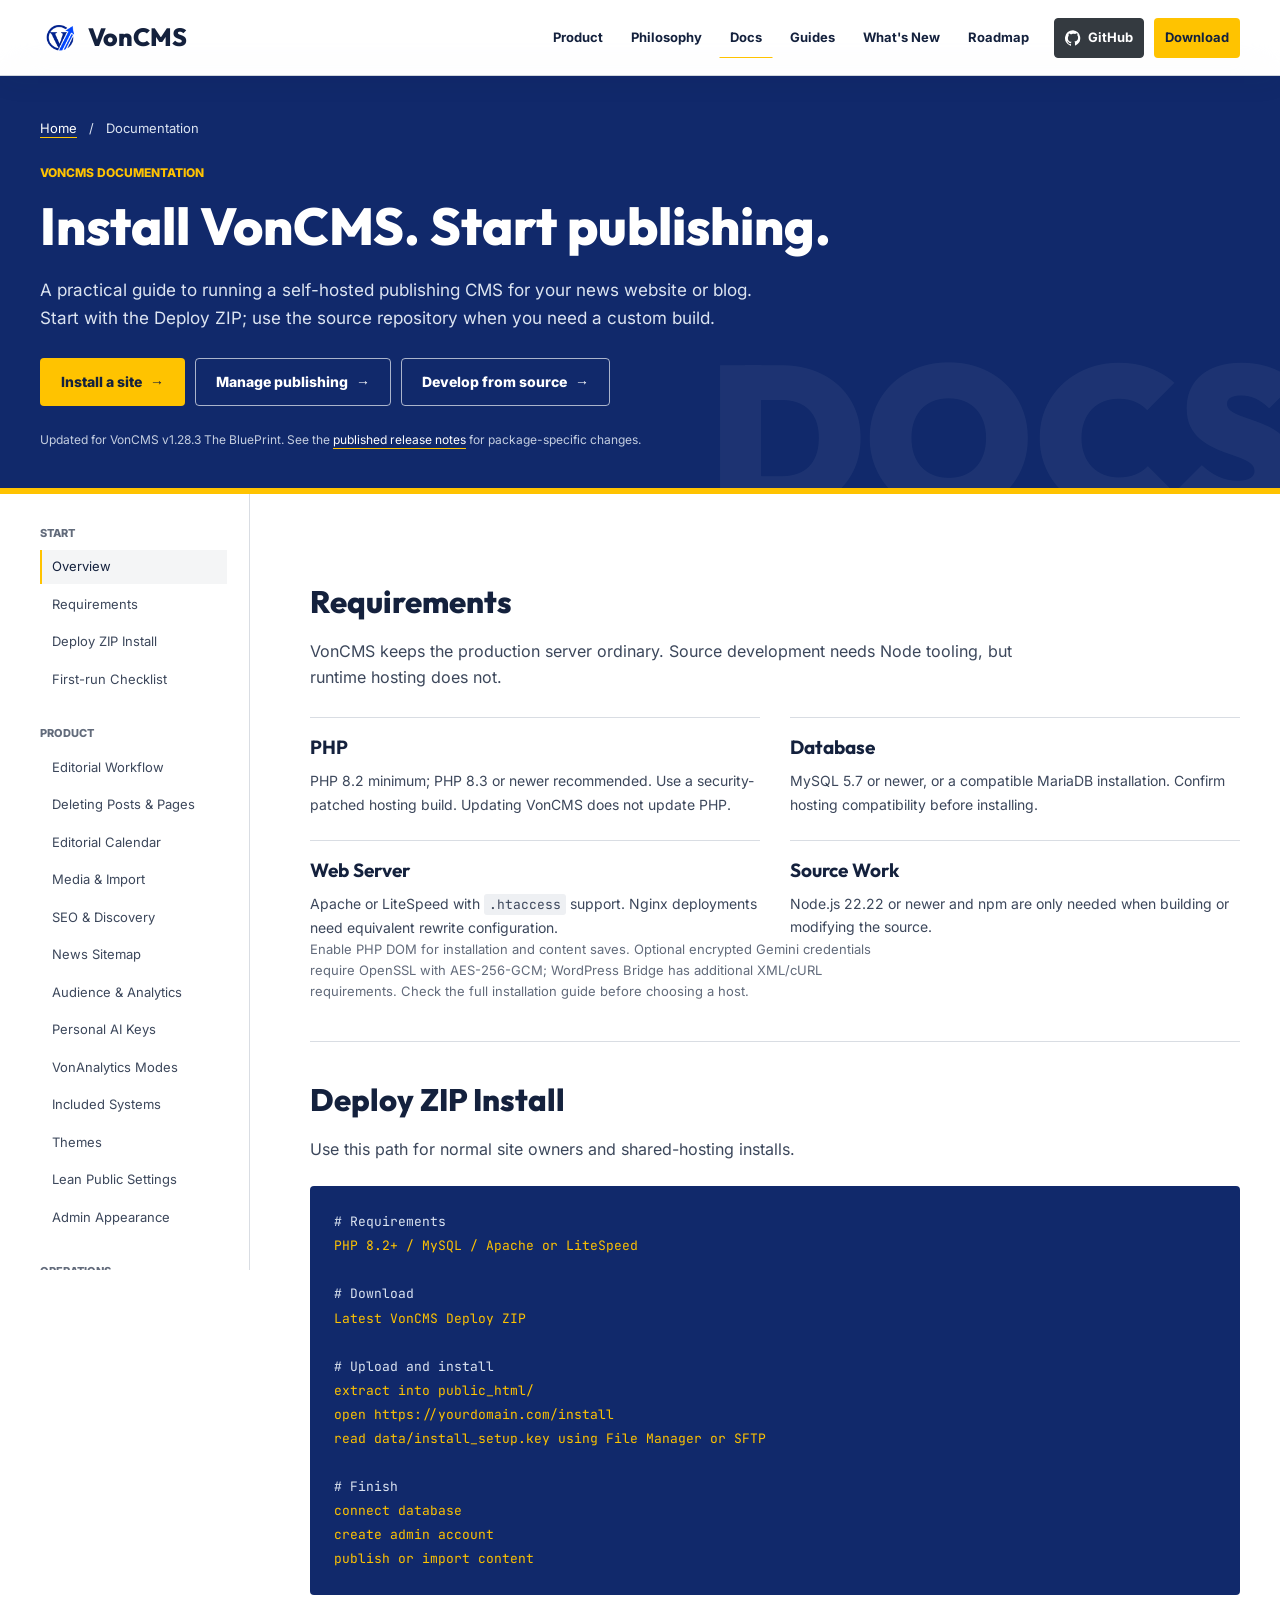
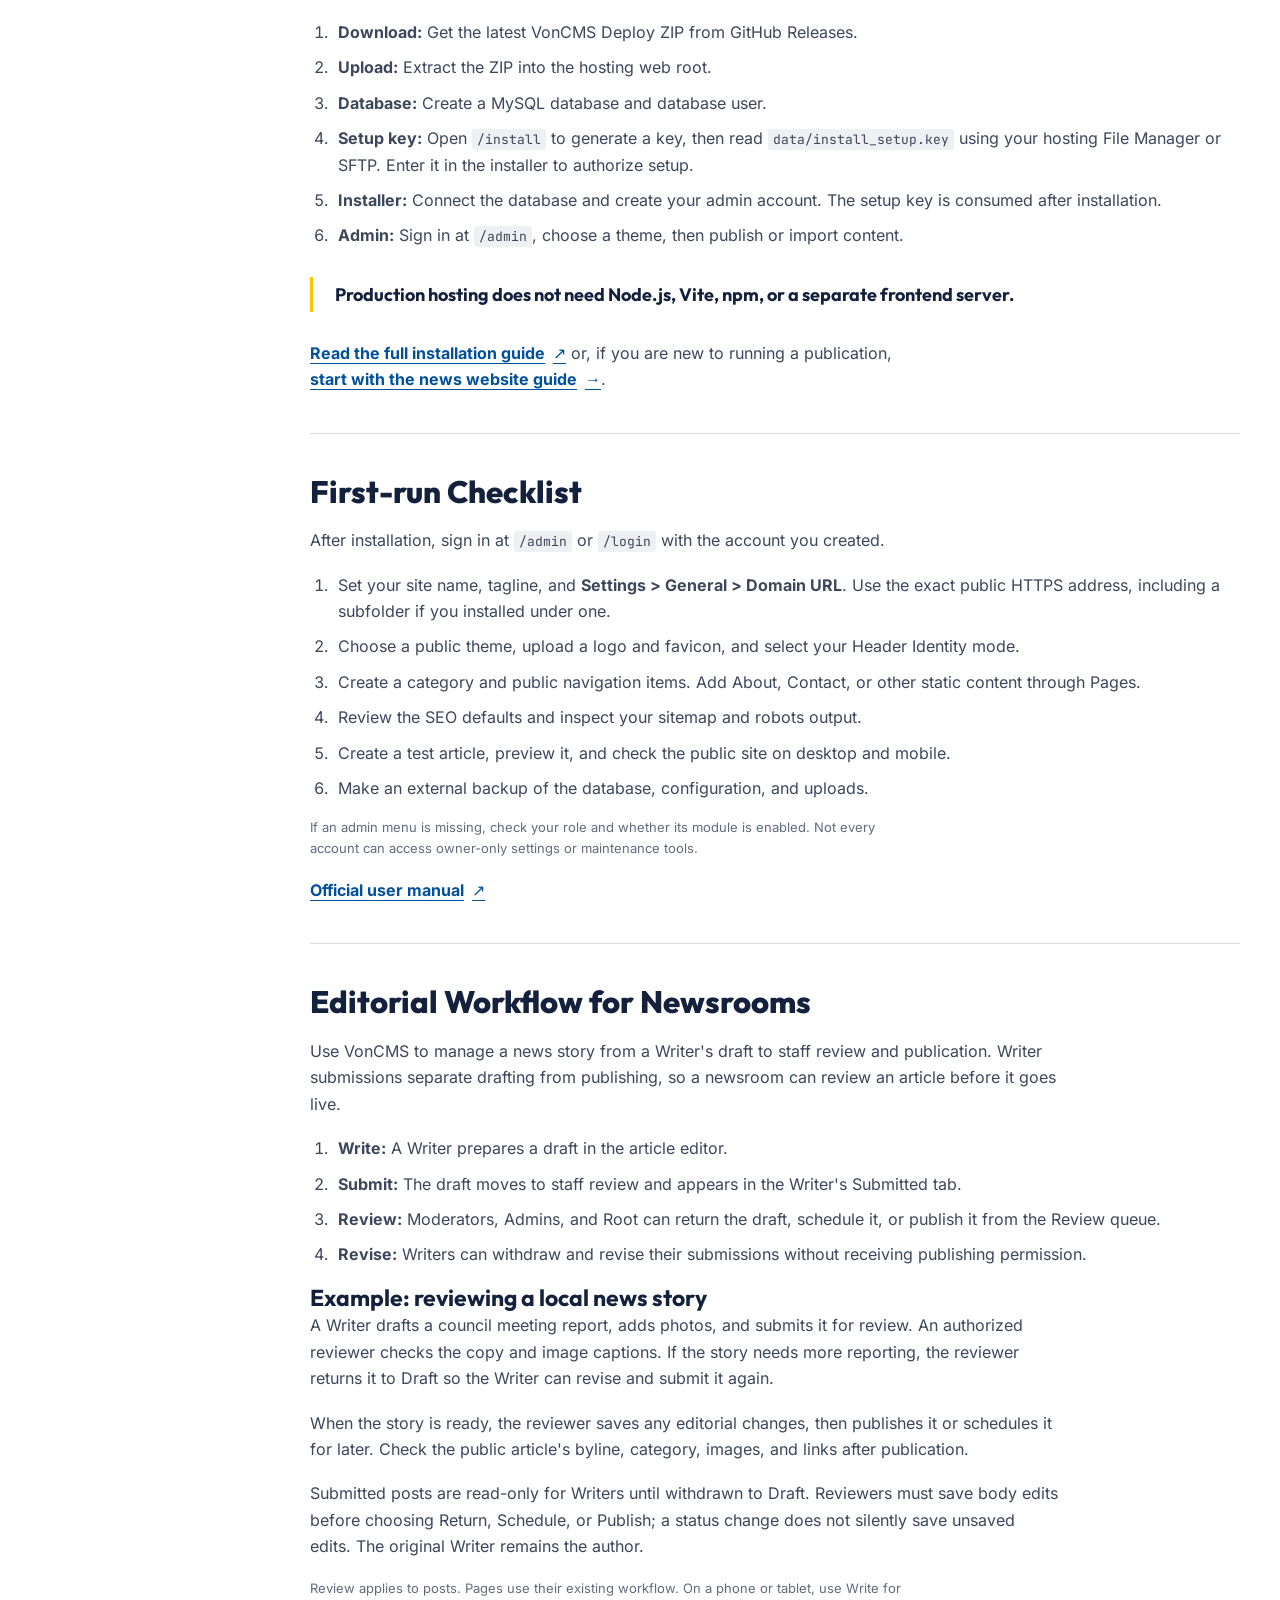
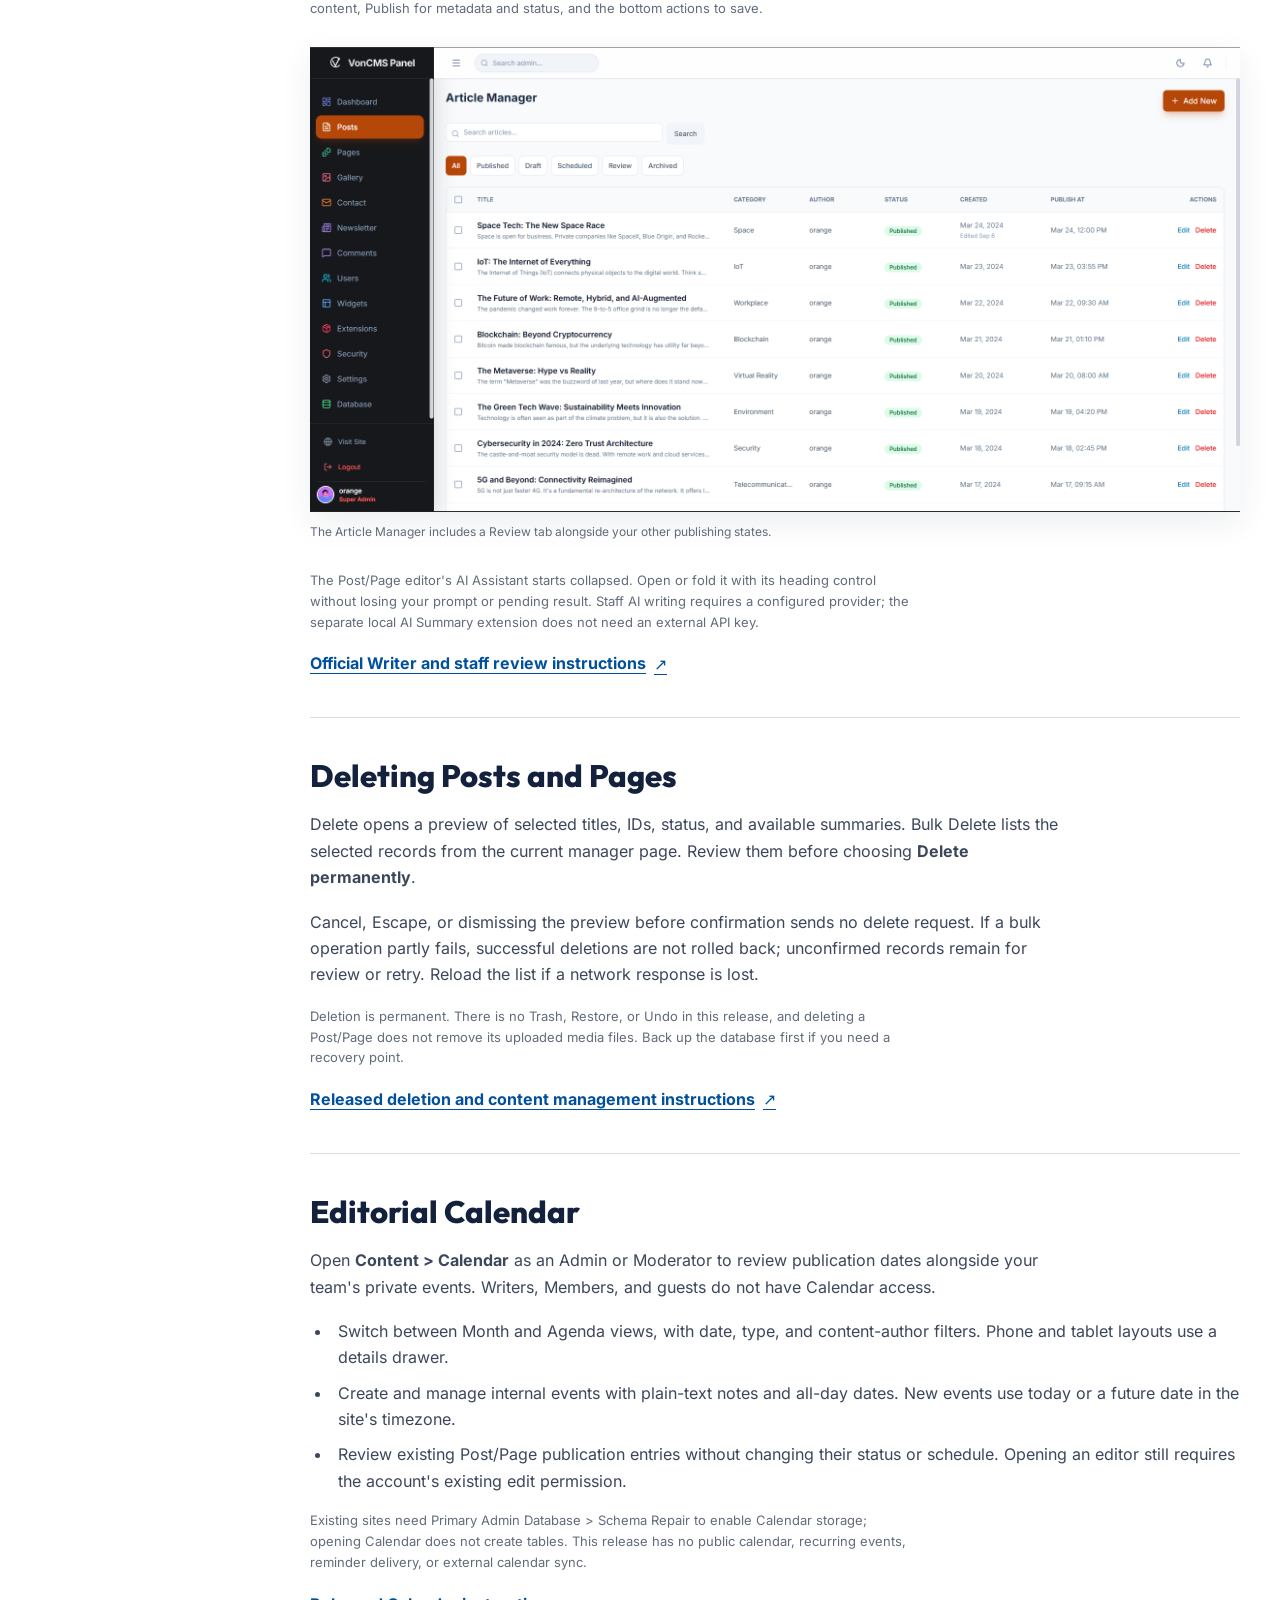
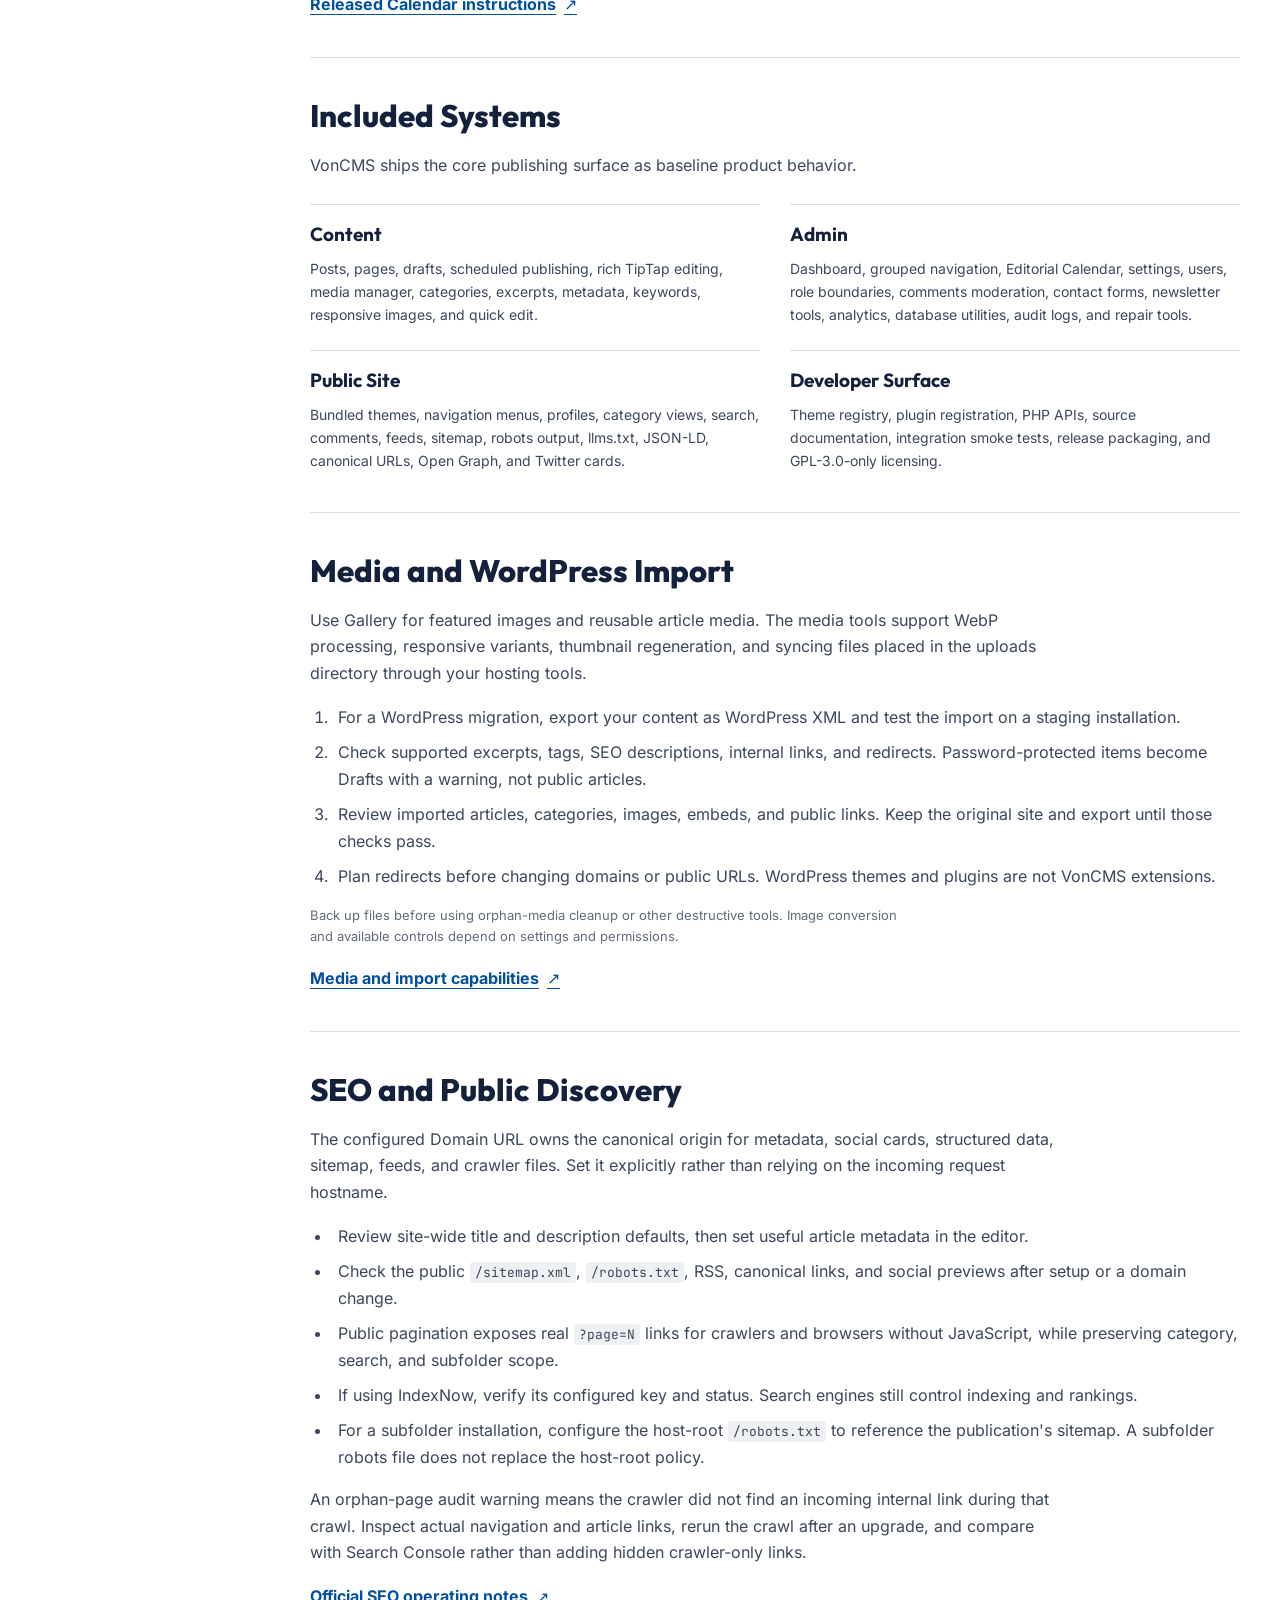
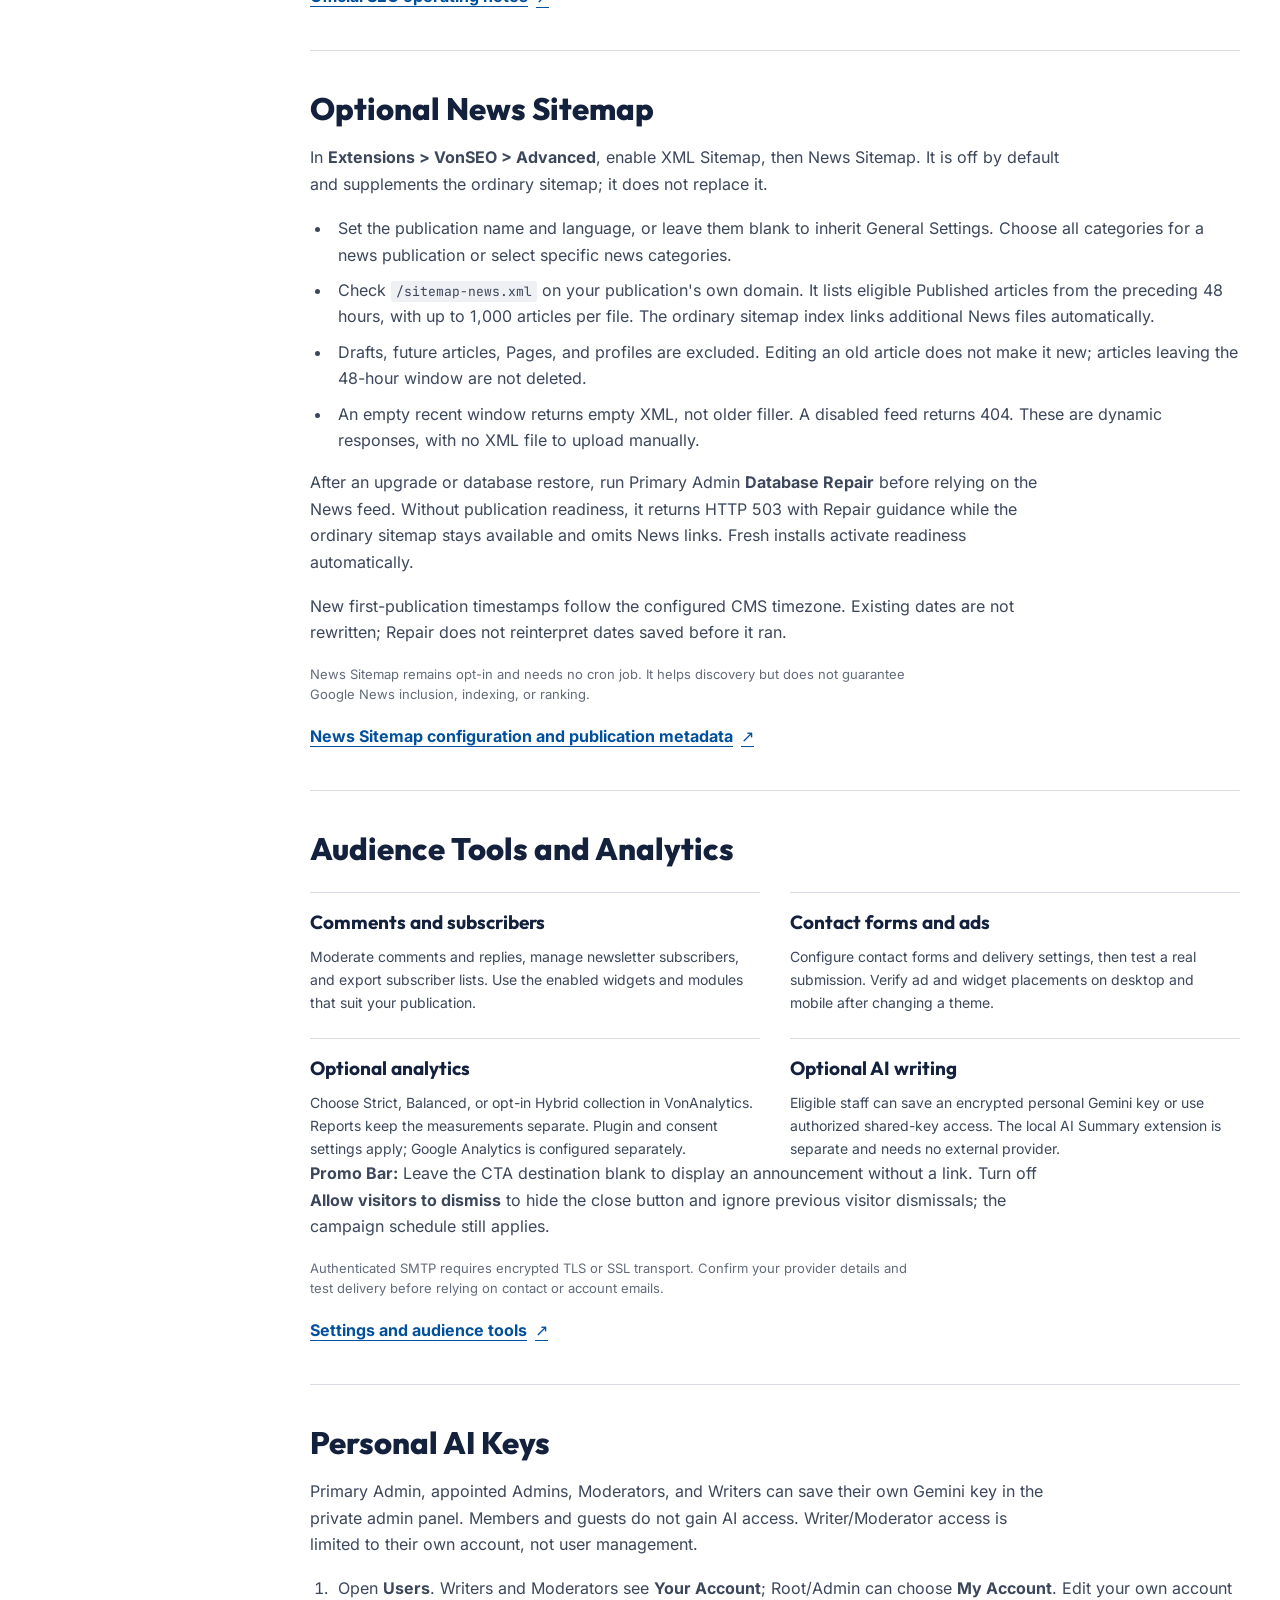
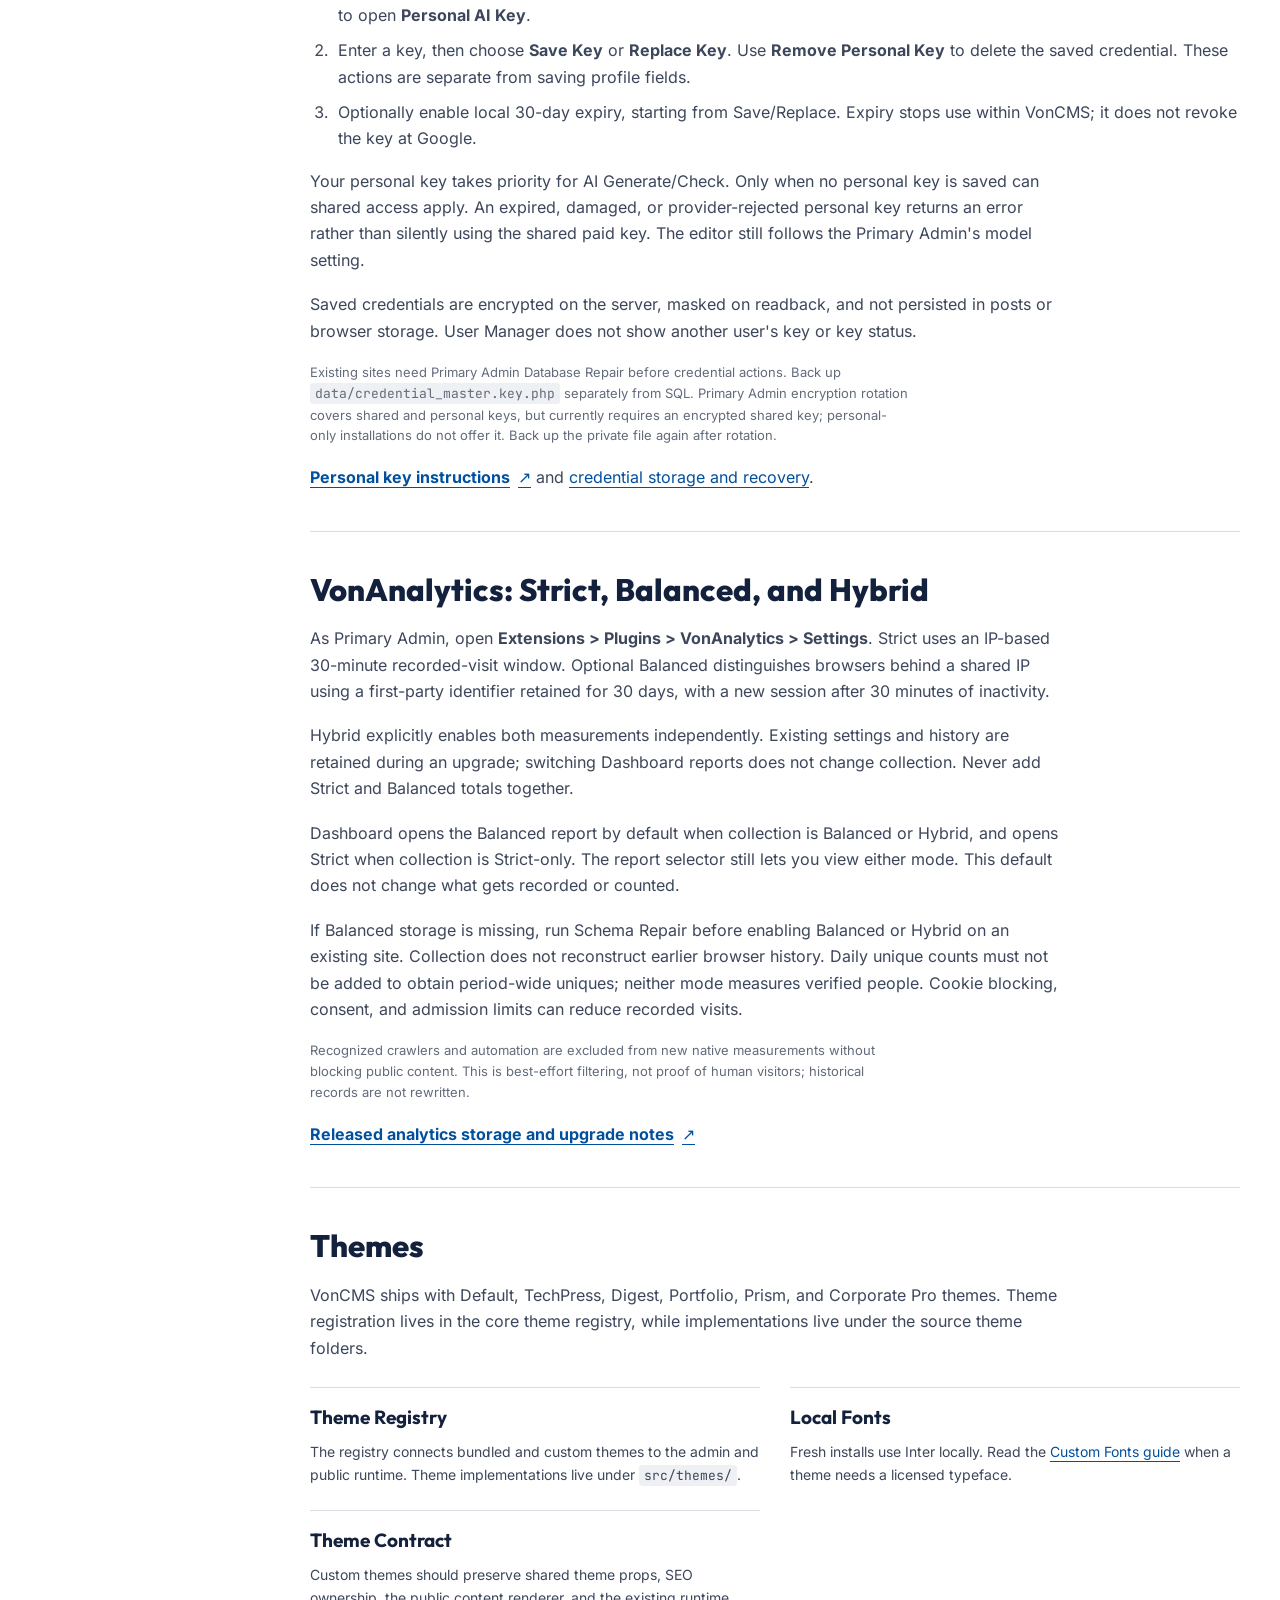
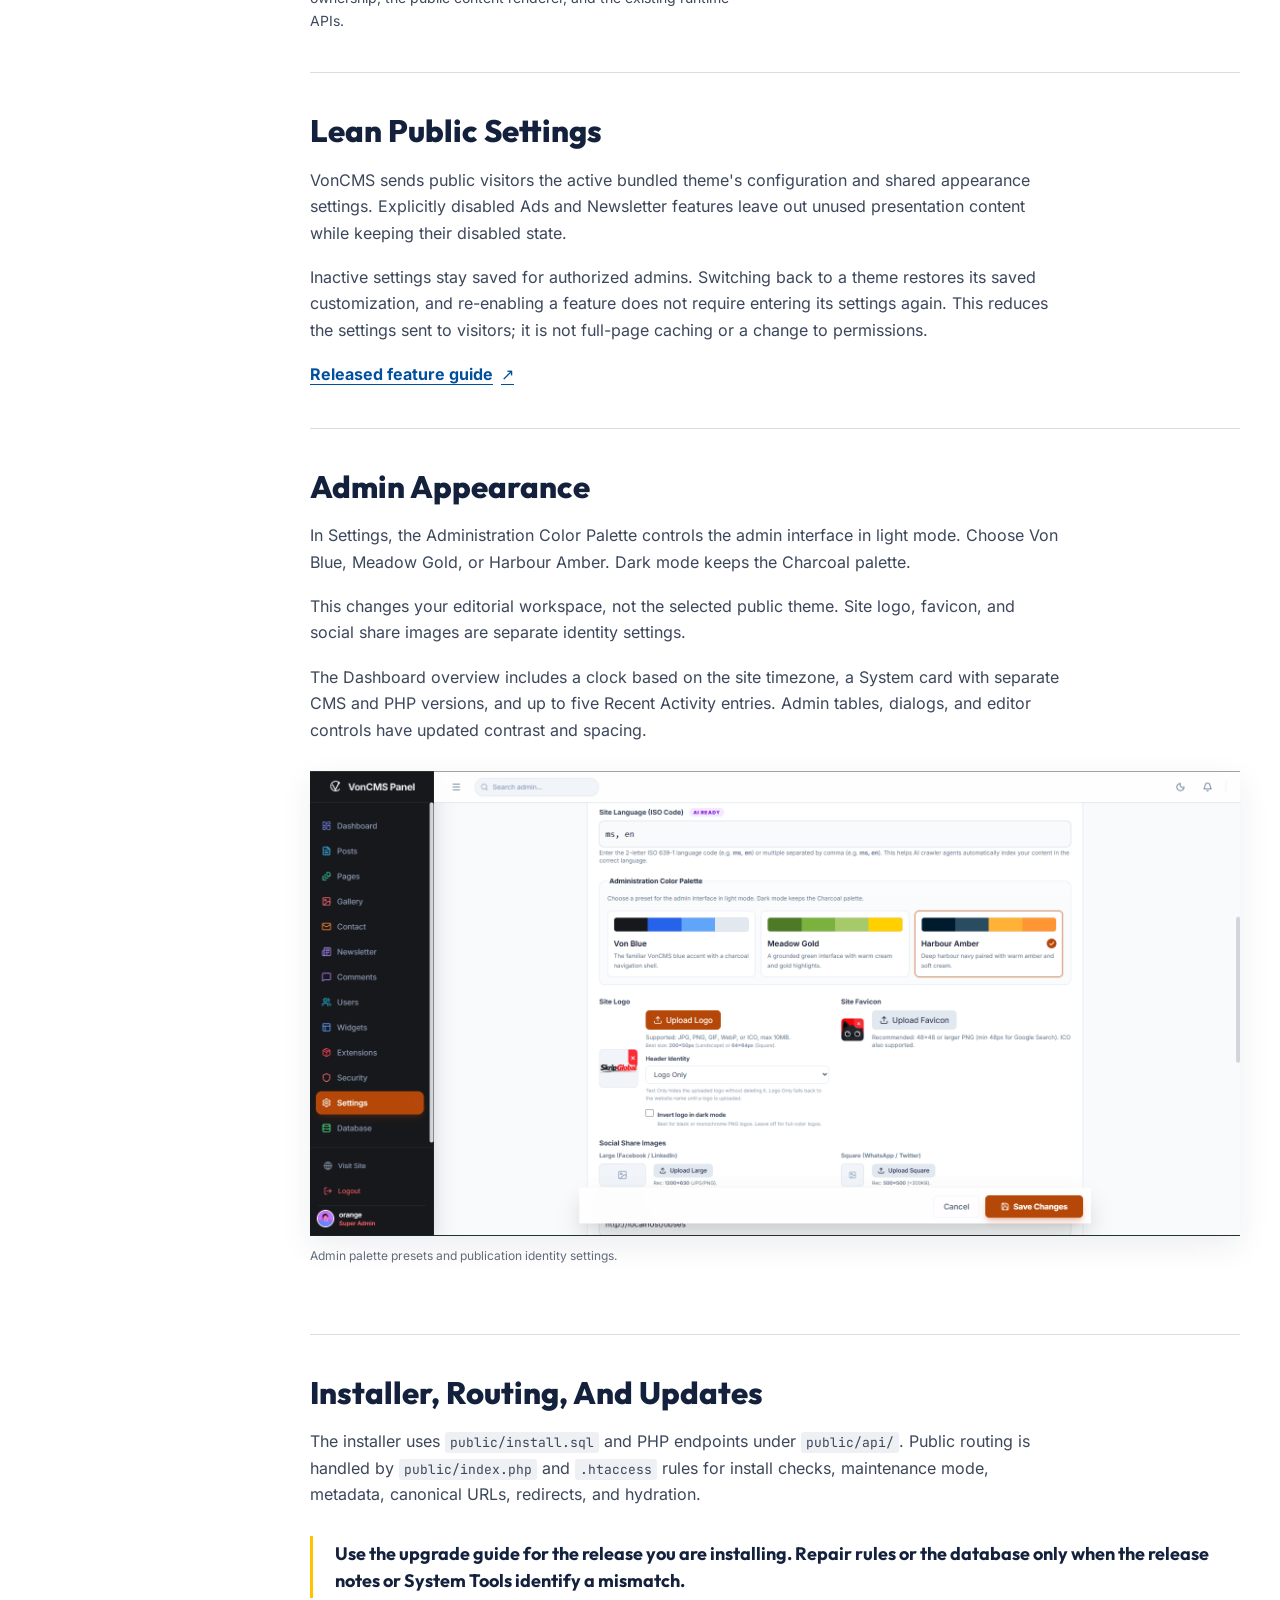
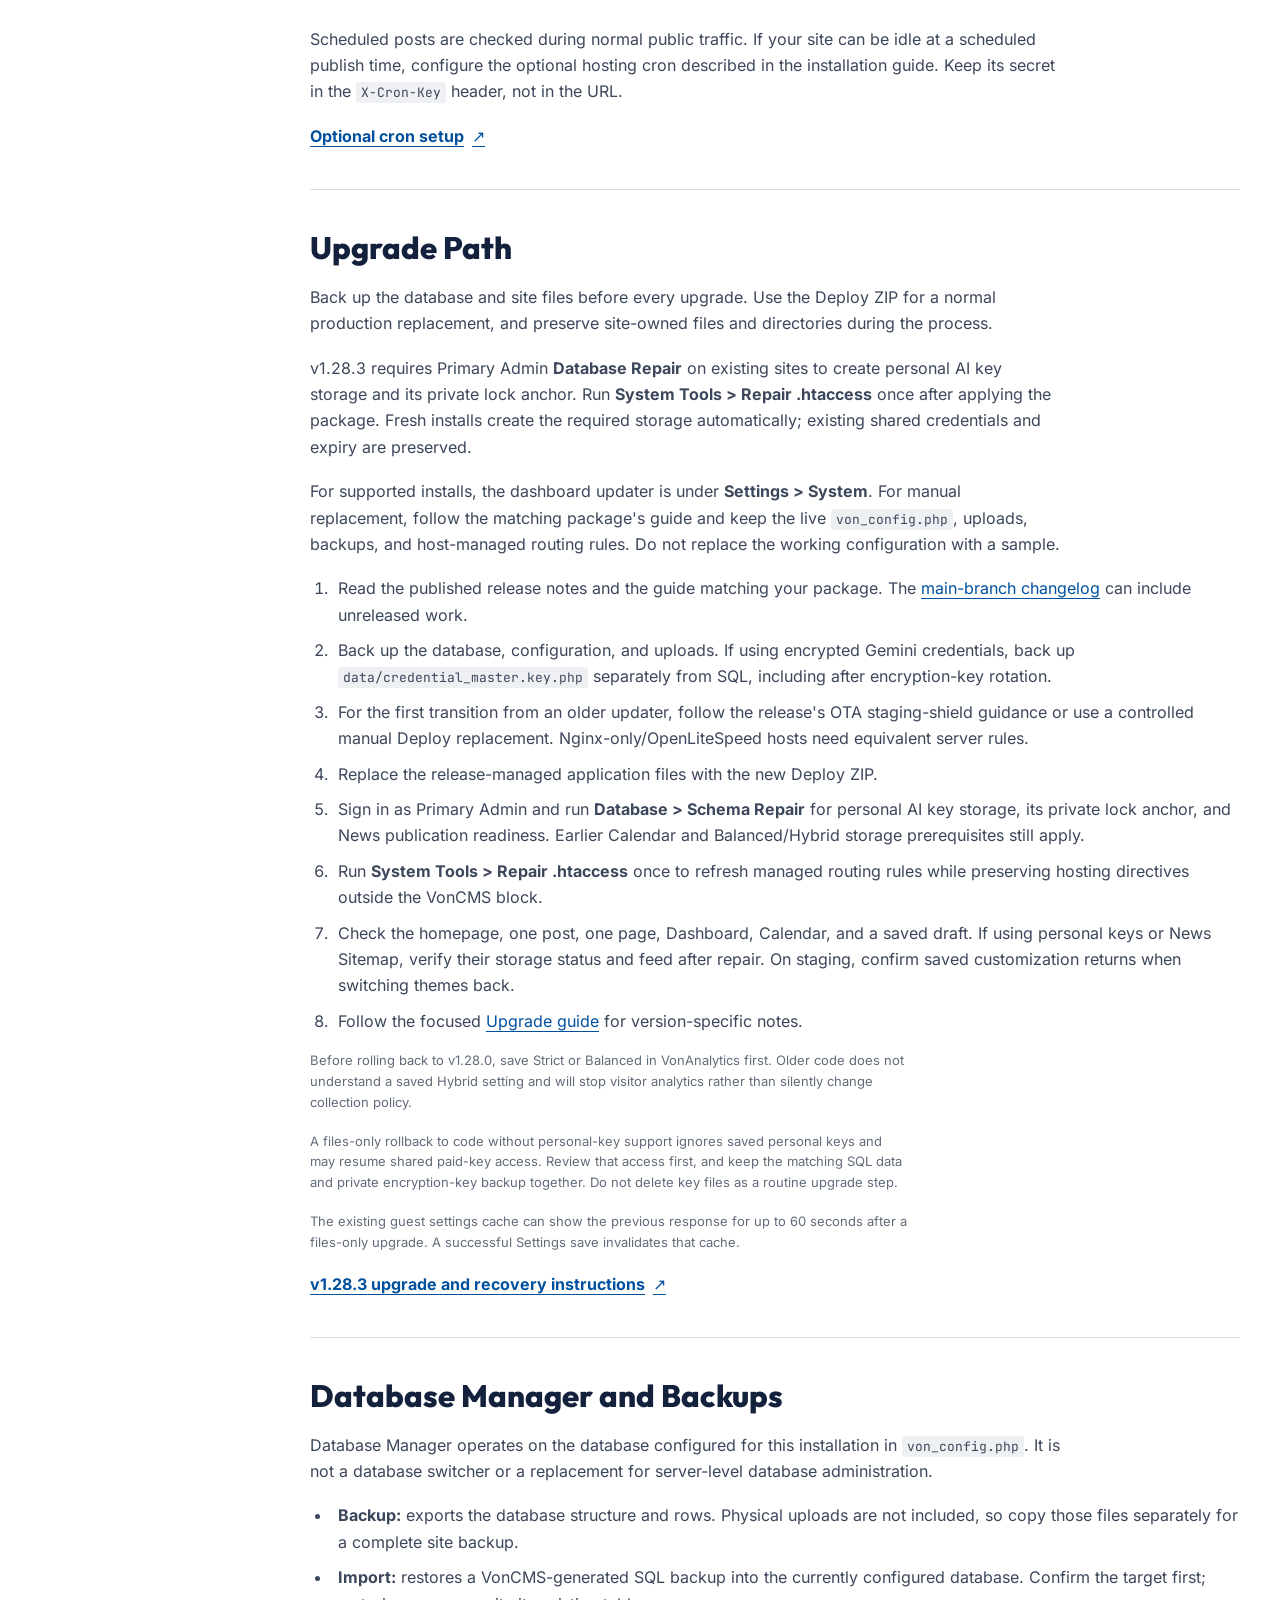
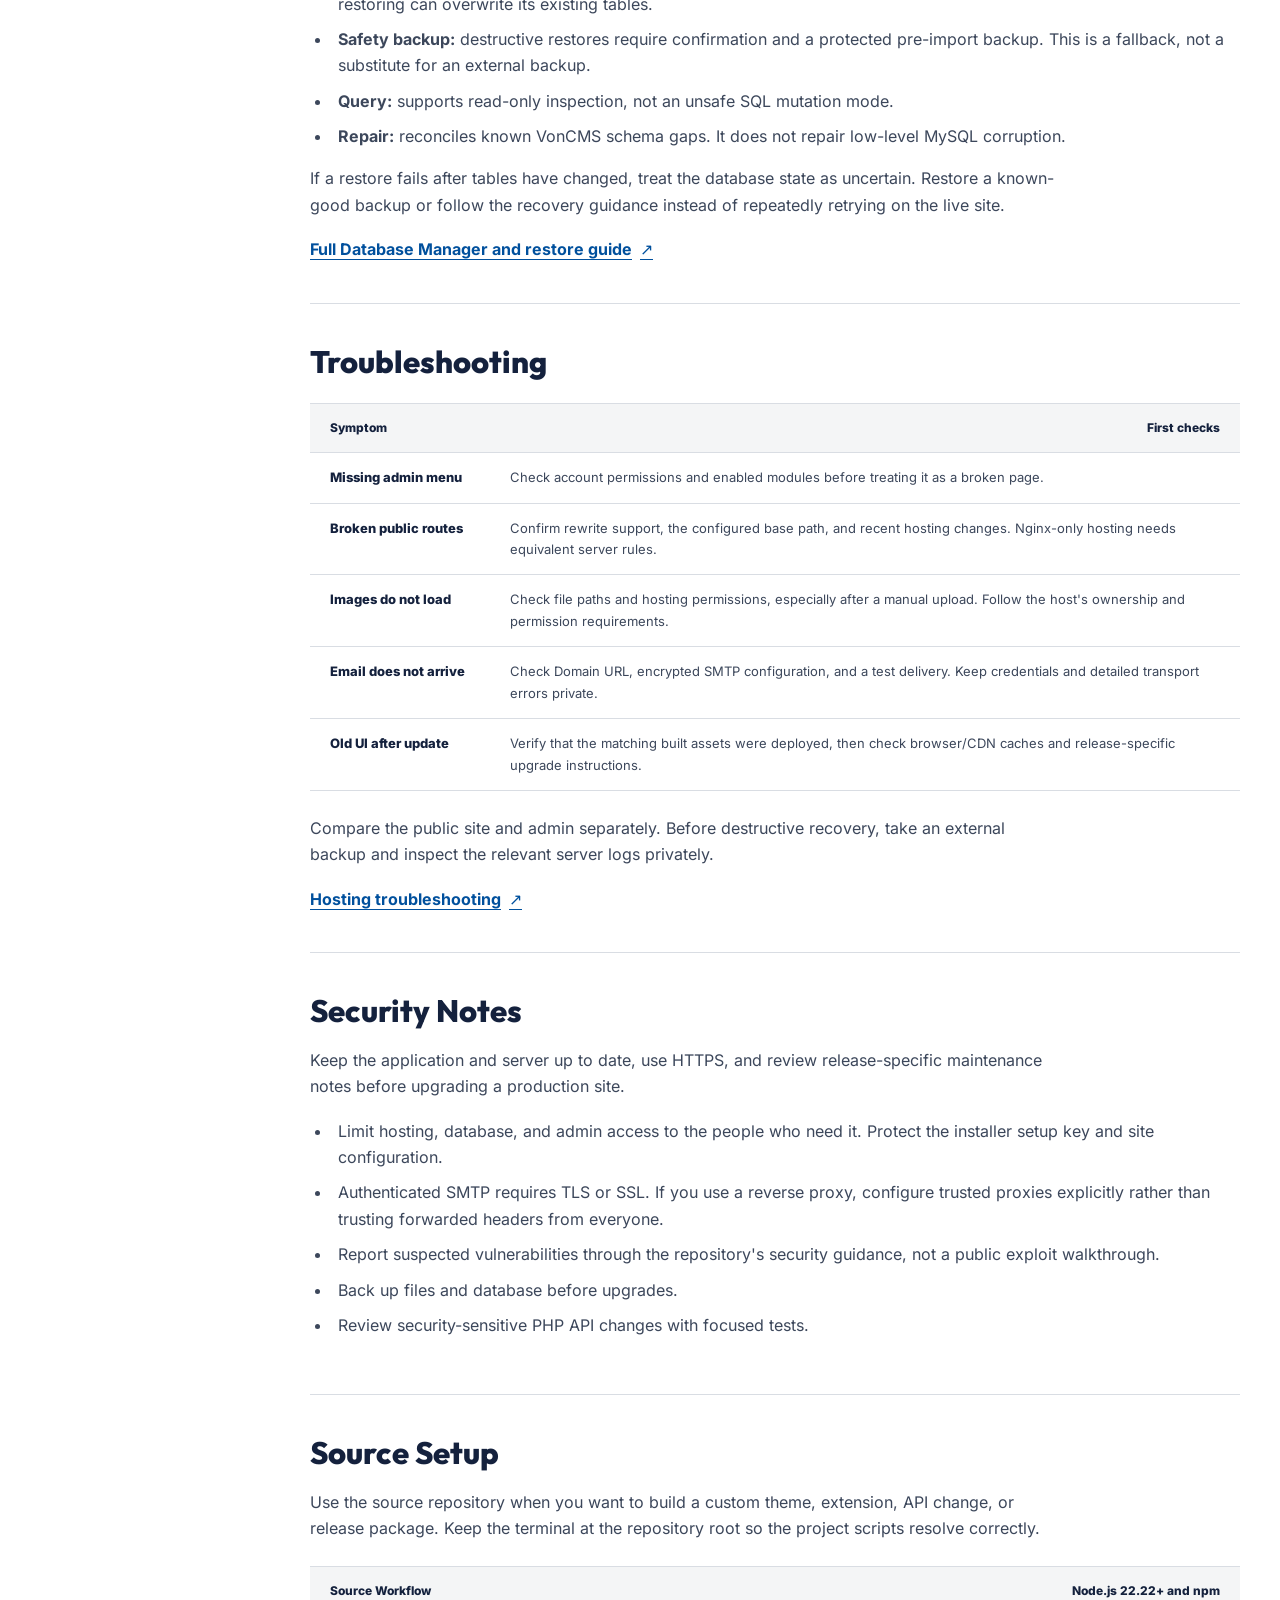
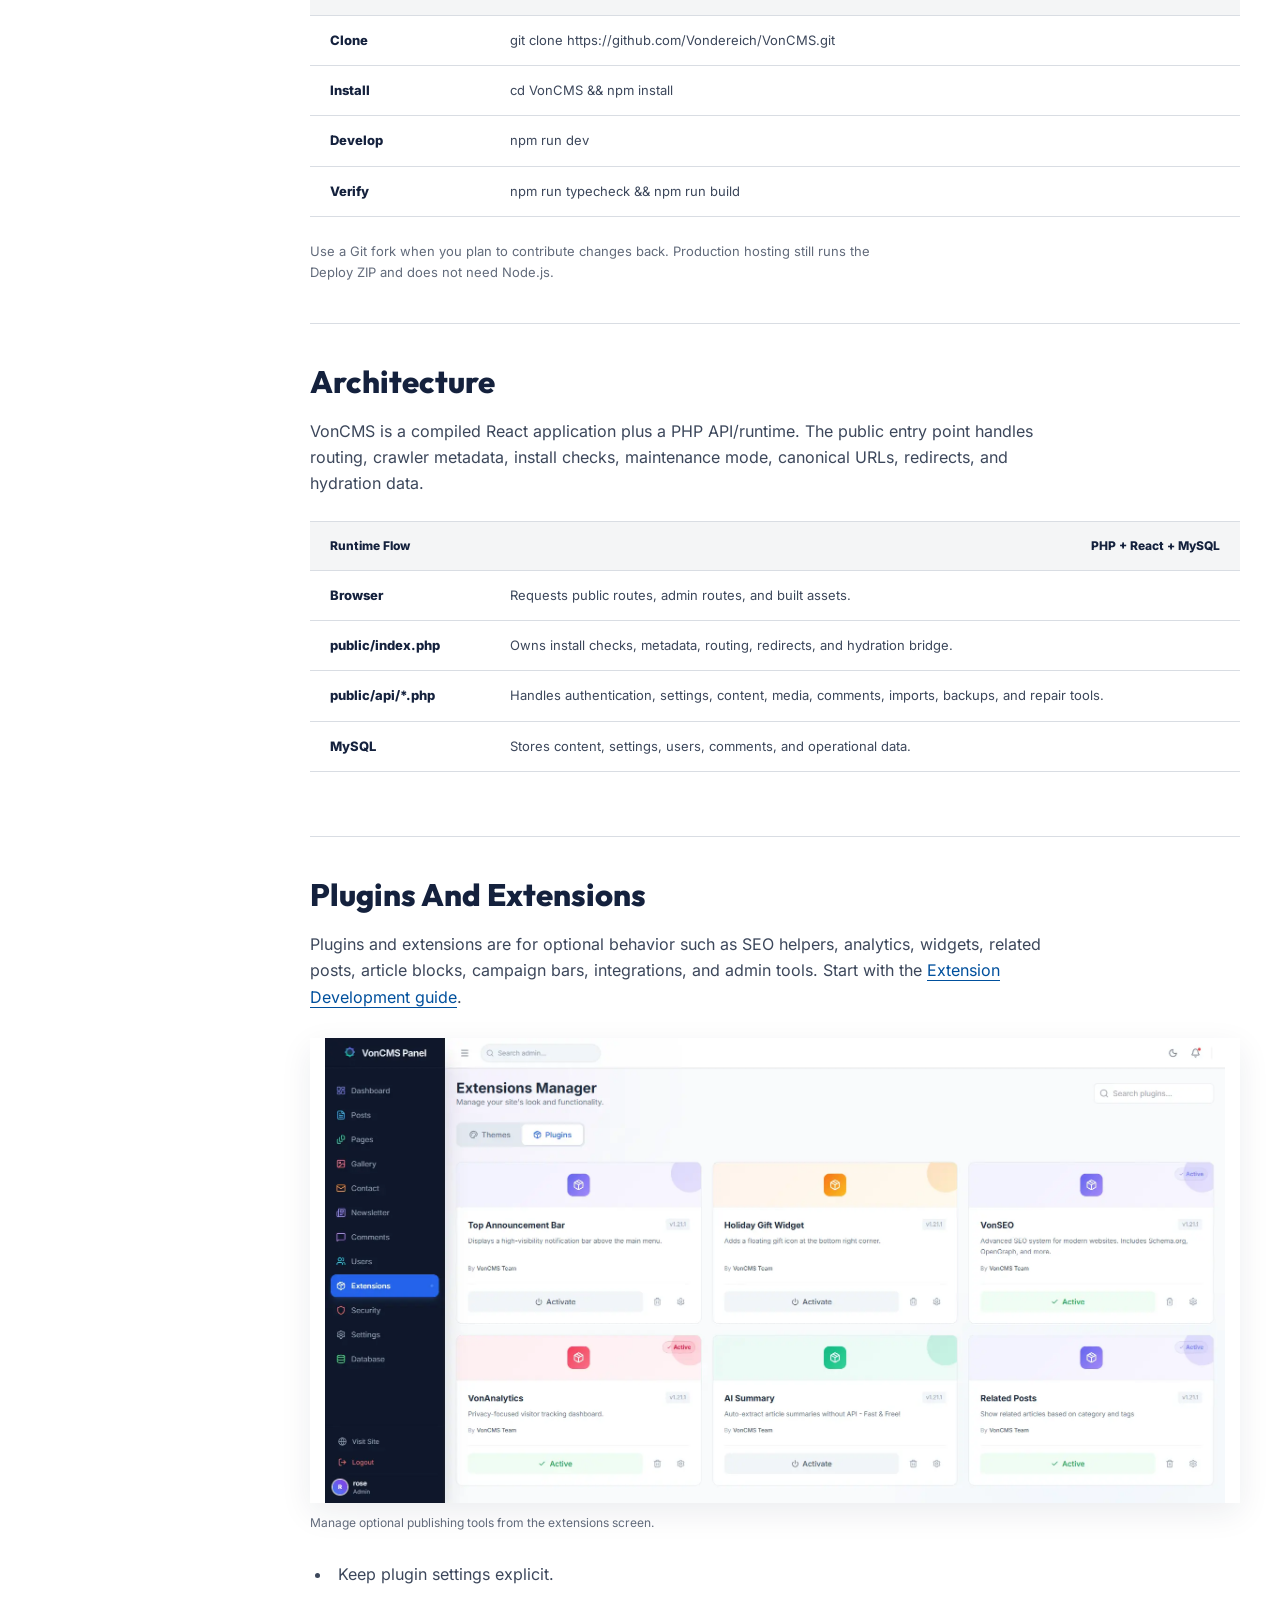
<file: docs.html>
<!DOCTYPE html>
<html lang="en">
<head>
<meta charset="UTF-8" />
<meta name="viewport" content="width=device-width, initial-scale=1.0" />
<meta name="referrer" content="strict-origin-when-cross-origin">
<meta name="robots" content="index, follow, max-image-preview:large" />
<title>VonCMS Documentation | Install a Self-Hosted Publishing CMS</title>
<meta name="description" content="Install, configure, and deploy VonCMS, a self-hosted publishing CMS for news websites, publishers, and journalists, on standard PHP and MySQL hosting." />
<link rel="icon" type="image/x-icon" href="upload/icon.ico?v=20260811">
<link rel="apple-touch-icon" href="upload/logo2.png">

<link rel="canonical" href="https://getvoncms.com/docs.html" />
<link rel="alternate" hreflang="en" href="https://getvoncms.com/docs.html" />
<link rel="alternate" hreflang="x-default" href="https://getvoncms.com/docs.html" />
<meta property="og:type" content="website" />
<meta property="og:url" content="https://getvoncms.com/docs.html" />
<meta property="og:title" content="VonCMS Documentation | Install a Self-Hosted Publishing CMS" />
<meta property="og:description" content="Install, configure, and deploy VonCMS, a self-hosted publishing CMS for news websites, publishers, and journalists, on standard PHP and MySQL hosting." />
<meta property="og:site_name" content="VonCMS" />
<meta property="og:locale" content="en_US" />
<meta property="og:image" content="https://getvoncms.com/upload/og-voncms-1200x630.jpg" />
<meta property="og:image:width" content="1200" />
<meta property="og:image:height" content="630" />
<meta property="og:image:type" content="image/jpeg" />
<meta property="og:image:alt" content="Vorro, the VonCMS owl mascot, writing a news story at a laptop" />
<meta name="twitter:card" content="summary_large_image" />
<meta name="twitter:url" content="https://getvoncms.com/docs.html" />
<meta name="twitter:title" content="VonCMS Documentation | Install a Self-Hosted Publishing CMS" />
<meta name="twitter:description" content="Install, configure, and deploy VonCMS, a self-hosted publishing CMS for news websites, publishers, and journalists, on standard PHP and MySQL hosting." />
<meta name="twitter:image" content="https://getvoncms.com/upload/og-voncms-1200x630.jpg" />
<meta name="twitter:image:alt" content="Vorro, the VonCMS owl mascot, writing a news story at a laptop" />

<script type="application/ld+json">
{
  "@context": "https://schema.org",
  "@type": "WebPage",
  "name": "VonCMS Documentation",
  "description": "Install, configure, and deploy VonCMS, a self-hosted publishing CMS for news websites, publishers, and journalists, on standard PHP and MySQL hosting.",
  "url": "https://getvoncms.com/docs.html",
  "about": {
    "@type": "SoftwareApplication",
    "name": "VonCMS",
    "applicationCategory": "BusinessApplication"
  },
  "isPartOf": {
    "@type": "WebSite",
    "name": "VonCMS",
    "url": "https://getvoncms.com/"
  }
}
</script>

<script type="application/ld+json">
{
  "@context": "https://schema.org",
  "@type": "BreadcrumbList",
  "itemListElement": [
    { "@type": "ListItem", "position": 1, "name": "Home", "item": "https://getvoncms.com/" },
    { "@type": "ListItem", "position": 2, "name": "Documentation", "item": "https://getvoncms.com/docs.html" }
  ]
}
</script>

<link rel="preload" href="upload/fonts/inter-latin-v20.woff2" as="font" type="font/woff2" crossorigin>
<link rel="preload" href="upload/fonts/outfit-latin-v15.woff2" as="font" type="font/woff2" crossorigin>
<link rel="stylesheet" href="css/fonts.css?v=20261002-local">
<link rel="stylesheet" href="css/site.css?v=20261025-roadmap">
<link rel="stylesheet" href="css/manifesto.css?v=20261001-yellow-cmd">
</head>
<body>
<a class="skip-link" href="#page-content">Skip to content</a>

<nav class="site-nav" aria-label="Main navigation">
  <div class="nav-inner">
  <a class="nav-logo" href="index.html" aria-label="VonCMS home">
    <img src="upload/logo-mark-128.webp" alt="" width="34" height="34">
    <span>VonCMS</span>
  </a>
  <button class="burger" id="burger-btn" type="button" aria-label="Open navigation" aria-expanded="false" aria-controls="nav-links">
    <span></span><span></span><span></span>
  </button>
  <ul class="nav-links" id="nav-links" aria-label="Primary navigation">
    <li><a href="index.html#product">Product</a></li>
    <li><a href="philosophy.html">Philosophy</a></li>
    <li><a href="docs.html" aria-current="page">Docs</a></li>
    <li><a href="guides.html">Guides</a></li>
    <li><a href="whats-new.html">What's New</a></li>
    <li class="nav-roadmap"><a href="roadmap.html">Roadmap</a></li>
    <li><a href="https://github.com/Vondereich/VonCMS" rel="noopener noreferrer" class="nav-link-strong"><svg class="nav-github-icon" viewBox="0 0 16 16" aria-hidden="true" focusable="false"><path d="M8 0.2a8 8 0 0 0-2.53 15.59c0.4 0.07 0.55-0.17 0.55-0.38v-1.36c-2.23 0.49-2.7-0.95-2.7-0.95-0.36-0.92-0.89-1.17-0.89-1.17-0.73-0.5 0.06-0.49 0.06-0.49 0.8 0.06 1.23 0.83 1.23 0.83 0.72 1.22 1.87 0.87 2.33 0.67 0.07-0.52 0.28-0.87 0.51-1.07-1.78-0.2-3.65-0.89-3.65-3.96 0-0.88 0.31-1.59 0.82-2.15-0.08-0.2-0.36-1.02 0.08-2.12 0 0 0.67-0.22 2.2 0.82A7.6 7.6 0 0 1 8 3.7c0.68 0 1.36 0.09 2 0.27 1.52-1.04 2.19-0.82 2.19-0.82 0.44 1.1 0.16 1.92 0.08 2.12 0.51 0.56 0.82 1.27 0.82 2.15 0 3.08-1.87 3.75-3.66 3.95 0.29 0.25 0.54 0.74 0.54 1.49v2.21c0 0.21 0.15 0.46 0.55 0.38A8 8 0 0 0 8 0.2Z"/></svg><span>GitHub</span></a></li>
    <li><a href="https://github.com/Vondereich/VonCMS/releases/latest" rel="noopener noreferrer" class="nav-cta">Download</a></li>
  </ul>
  </div>
</nav>

<header class="subpage-masthead" id="overview" data-mark="DOCS">
  <div class="shell">
    <p class="page-trail"><a href="index.html">Home</a><span>/</span>Documentation</p>
    <div class="hero-badge">VonCMS Documentation</div>
    <h1>Install VonCMS. Start publishing.</h1>
    <p class="lead">
      A practical guide to running a self-hosted publishing CMS for your news website or blog. Start with the Deploy ZIP; use the source repository when you need a custom build.
    </p>
    <div class="guide-links"><a class="btn-primary" href="#install">Install a site</a><a class="btn-secondary" href="#workflow">Manage publishing</a><a class="btn-secondary" href="#source">Develop from source</a></div>
    <p class="page-note">Updated for VonCMS v1.28.3 The BluePrint. See the <a href="https://github.com/Vondereich/VonCMS/releases/tag/v.1.28.3">published release notes</a> for package-specific changes.</p>
  </div>
</header>

<div class="layout shell">
  <aside aria-label="Documentation contents">
    <button class="toc-toggle" type="button" aria-expanded="false" aria-controls="page-toc" hidden>On this page</button>
    <div class="toc-content" id="page-toc">
    <div class="sidebar-group">
      <div class="sidebar-label">Start</div>
      <ul class="sidebar-links">
        <li><a href="#overview" class="active">Overview</a></li>
        <li><a href="#requirements">Requirements</a></li>
        <li><a href="#install">Deploy ZIP Install</a></li>
        <li><a href="#first-run">First-run Checklist</a></li>
      </ul>
    </div>

    <div class="sidebar-group">
      <div class="sidebar-label">Product</div>
      <ul class="sidebar-links">
        <li><a href="#workflow">Editorial Workflow</a></li>
        <li><a href="#deletion">Deleting Posts &amp; Pages</a></li>
        <li><a href="#calendar">Editorial Calendar</a></li>
        <li><a href="#media">Media &amp; Import</a></li>
        <li><a href="#seo">SEO &amp; Discovery</a></li>
        <li><a href="#news-sitemap">News Sitemap</a></li>
        <li><a href="#engagement">Audience &amp; Analytics</a></li>
        <li><a href="#personal-ai">Personal AI Keys</a></li>
        <li><a href="#analytics">VonAnalytics Modes</a></li>
        <li><a href="#included">Included Systems</a></li>
        <li><a href="#themes">Themes</a></li>
        <li><a href="#public-settings">Lean Public Settings</a></li>
        <li><a href="#appearance">Admin Appearance</a></li>
      </ul>
    </div>

    <div class="sidebar-group">
      <div class="sidebar-label">Operations</div>
      <ul class="sidebar-links">
        <li><a href="#routing">Routing</a></li>
        <li><a href="#upgrade">Upgrade Path</a></li>
        <li><a href="#database">Database &amp; Backups</a></li>
        <li><a href="#troubleshooting">Troubleshooting</a></li>
        <li><a href="#security">Security</a></li>
      </ul>
    </div>
    <div class="sidebar-group">
      <div class="sidebar-label">Developer &amp; Reference</div>
      <ul class="sidebar-links">
        <li><a href="#source">Source Setup</a></li>
        <li><a href="#architecture">Architecture</a></li>
        <li><a href="#plugins">Extensions</a></li>
        <li><a href="#docs-map">Documentation Map</a></li>
        <li><a href="#release">Release Checks</a></li>
        <li><a href="#license">License</a></li>
      </ul>
    </div>
    </div>
  </aside>

  <main id="page-content">

    <section id="requirements">
      <h2>Requirements</h2>
      <p>VonCMS keeps the production server ordinary. Source development needs Node tooling, but runtime hosting does not.</p>
      <div class="grid">
        <div class="card">
          <h3>PHP</h3>
          <p>PHP 8.2 minimum; PHP 8.3 or newer recommended. Use a security-patched hosting build. Updating VonCMS does not update PHP.</p>
        </div>
        <div class="card">
          <h3>Database</h3>
          <p>MySQL 5.7 or newer, or a compatible MariaDB installation. Confirm hosting compatibility before installing.</p>
        </div>
        <div class="card">
          <h3>Web Server</h3>
          <p>Apache or LiteSpeed with <code>.htaccess</code> support. Nginx deployments need equivalent rewrite configuration.</p>
        </div>
        <div class="card">
          <h3>Source Work</h3>
          <p>Node.js 22.22 or newer and npm are only needed when building or modifying the source.</p>
        </div>
      </div>
      <p class="small-note">Enable PHP DOM for installation and content saves. Optional encrypted Gemini credentials require OpenSSL with AES-256-GCM; WordPress Bridge has additional XML/cURL requirements. Check the full installation guide before choosing a host.</p>
    </section>

    <section id="install">
      <h2>Deploy ZIP Install</h2>
      <p>Use this path for normal site owners and shared-hosting installs.</p>
      <pre class="install-terminal" aria-label="VonCMS runtime installation checklist"><code><span class="terminal-comment"># Requirements</span>
PHP 8.2+ / MySQL / Apache or LiteSpeed

<span class="terminal-comment"># Download</span>
Latest VonCMS Deploy ZIP

<span class="terminal-comment"># Upload and install</span>
extract into public_html/
open https://yourdomain.com/install
read data/install_setup.key using File Manager or SFTP

<span class="terminal-comment"># Finish</span>
connect database
create admin account
publish or import content</code></pre>
      <ol>
        <li><strong>Download:</strong> Get the latest VonCMS Deploy ZIP from GitHub Releases.</li>
        <li><strong>Upload:</strong> Extract the ZIP into the hosting web root.</li>
        <li><strong>Database:</strong> Create a MySQL database and database user.</li>
        <li><strong>Setup key:</strong> Open <code>/install</code> to generate a key, then read <code>data/install_setup.key</code> using your hosting File Manager or SFTP. Enter it in the installer to authorize setup.</li>
        <li><strong>Installer:</strong> Connect the database and create your admin account. The setup key is consumed after installation.</li>
        <li><strong>Admin:</strong> Sign in at <code>/admin</code>, choose a theme, then publish or import content.</li>
      </ol>
      <div class="quote-block">
        <blockquote>Production hosting does not need Node.js, Vite, npm, or a separate frontend server.</blockquote>
      </div>
      <p><a class="text-link" href="https://github.com/Vondereich/VonCMS/blob/main/docs/INSTALL.md">Read the full installation guide</a> or, if you are new to running a publication, <a class="text-link" href="start-a-news-website.html">start with the news website guide</a>.</p>
    </section>

    <section id="first-run">
      <h2>First-run Checklist</h2>
      <p>After installation, sign in at <code>/admin</code> or <code>/login</code> with the account you created.</p>
      <ol>
        <li>Set your site name, tagline, and <strong>Settings &gt; General &gt; Domain URL</strong>. Use the exact public HTTPS address, including a subfolder if you installed under one.</li>
        <li>Choose a public theme, upload a logo and favicon, and select your Header Identity mode.</li>
        <li>Create a category and public navigation items. Add About, Contact, or other static content through Pages.</li>
        <li>Review the SEO defaults and inspect your sitemap and robots output.</li>
        <li>Create a test article, preview it, and check the public site on desktop and mobile.</li>
        <li>Make an external backup of the database, configuration, and uploads.</li>
      </ol>
      <p class="small-note">If an admin menu is missing, check your role and whether its module is enabled. Not every account can access owner-only settings or maintenance tools.</p>
      <p><a class="text-link" href="https://github.com/Vondereich/VonCMS/blob/main/docs/MANUAL.md">Official user manual</a></p>
    </section>



    <section id="workflow">
      <h2>Editorial Workflow for Newsrooms</h2>
      <p>Use VonCMS to manage a news story from a Writer's draft to staff review and publication. Writer submissions separate drafting from publishing, so a newsroom can review an article before it goes live.</p>
      <ol>
        <li><strong>Write:</strong> A Writer prepares a draft in the article editor.</li>
        <li><strong>Submit:</strong> The draft moves to staff review and appears in the Writer's Submitted tab.</li>
        <li><strong>Review:</strong> Moderators, Admins, and Root can return the draft, schedule it, or publish it from the Review queue.</li>
        <li><strong>Revise:</strong> Writers can withdraw and revise their submissions without receiving publishing permission.</li>
      </ol>
      <h3>Example: reviewing a local news story</h3>
      <p>A Writer drafts a council meeting report, adds photos, and submits it for review. An authorized reviewer checks the copy and image captions. If the story needs more reporting, the reviewer returns it to Draft so the Writer can revise and submit it again.</p>
      <p>When the story is ready, the reviewer saves any editorial changes, then publishes it or schedules it for later. Check the public article's byline, category, images, and links after publication.</p>
      <p>Submitted posts are read-only for Writers until withdrawn to Draft. Reviewers must save body edits before choosing Return, Schedule, or Publish; a status change does not silently save unsaved edits. The original Writer remains the author.</p>
      <p class="small-note">Review applies to posts. Pages use their existing workflow. On a phone or tablet, use Write for content, Publish for metadata and status, and the bottom actions to save.</p>
      <figure class="doc-figure"><img class="lightbox-trigger" src="upload/reviewtab.png" alt="VonCMS Article Manager with its staff Review tab and article status columns" width="1920" height="960" loading="lazy" decoding="async"><figcaption>The Article Manager includes a Review tab alongside your other publishing states.</figcaption></figure>
      <p class="small-note">The Post/Page editor's AI Assistant starts collapsed. Open or fold it with its heading control without losing your prompt or pending result. Staff AI writing requires a configured provider; the separate local AI Summary extension does not need an external API key.</p>
      <p><a class="text-link" href="https://github.com/Vondereich/VonCMS/blob/main/docs/MANUAL.md">Official Writer and staff review instructions</a></p>
    </section>

    <section id="deletion">
      <h2>Deleting Posts and Pages</h2>
      <p>Delete opens a preview of selected titles, IDs, status, and available summaries. Bulk Delete lists the selected records from the current manager page. Review them before choosing <strong>Delete permanently</strong>.</p>
      <p>Cancel, Escape, or dismissing the preview before confirmation sends no delete request. If a bulk operation partly fails, successful deletions are not rolled back; unconfirmed records remain for review or retry. Reload the list if a network response is lost.</p>
      <p class="small-note">Deletion is permanent. There is no Trash, Restore, or Undo in this release, and deleting a Post/Page does not remove its uploaded media files. Back up the database first if you need a recovery point.</p>
      <p><a class="text-link" href="https://github.com/Vondereich/VonCMS/blob/v.1.28.3/docs/MANUAL.md">Released deletion and content management instructions</a></p>
    </section>

    <section id="calendar">
      <h2>Editorial Calendar</h2>
      <p>Open <strong>Content &gt; Calendar</strong> as an Admin or Moderator to review publication dates alongside your team's private events. Writers, Members, and guests do not have Calendar access.</p>
      <ul>
        <li>Switch between Month and Agenda views, with date, type, and content-author filters. Phone and tablet layouts use a details drawer.</li>
        <li>Create and manage internal events with plain-text notes and all-day dates. New events use today or a future date in the site's timezone.</li>
        <li>Review existing Post/Page publication entries without changing their status or schedule. Opening an editor still requires the account's existing edit permission.</li>
      </ul>
      <p class="small-note">Existing sites need Primary Admin Database &gt; Schema Repair to enable Calendar storage; opening Calendar does not create tables. This release has no public calendar, recurring events, reminder delivery, or external calendar sync.</p>
      <p><a class="text-link" href="https://github.com/Vondereich/VonCMS/blob/v.1.28.3/docs/MANUAL.md#editorial-calendar">Released Calendar instructions</a></p>
    </section>

    <section id="included">
      <h2>Included Systems</h2>
      <p>VonCMS ships the core publishing surface as baseline product behavior.</p>
      <div class="grid">
        <div class="card">
          <h3>Content</h3>
          <p>Posts, pages, drafts, scheduled publishing, rich TipTap editing, media manager, categories, excerpts, metadata, keywords, responsive images, and quick edit.</p>
        </div>
        <div class="card">
          <h3>Admin</h3>
          <p>Dashboard, grouped navigation, Editorial Calendar, settings, users, role boundaries, comments moderation, contact forms, newsletter tools, analytics, database utilities, audit logs, and repair tools.</p>
        </div>
        <div class="card">
          <h3>Public Site</h3>
          <p>Bundled themes, navigation menus, profiles, category views, search, comments, feeds, sitemap, robots output, llms.txt, JSON-LD, canonical URLs, Open Graph, and Twitter cards.</p>
        </div>
        <div class="card">
          <h3>Developer Surface</h3>
          <p>Theme registry, plugin registration, PHP APIs, source documentation, integration smoke tests, release packaging, and GPL-3.0-only licensing.</p>
        </div>
      </div>
    </section>

    <section id="media">
      <h2>Media and WordPress Import</h2>
      <p>Use Gallery for featured images and reusable article media. The media tools support WebP processing, responsive variants, thumbnail regeneration, and syncing files placed in the uploads directory through your hosting tools.</p>
      <ol>
        <li>For a WordPress migration, export your content as WordPress XML and test the import on a staging installation.</li>
        <li>Check supported excerpts, tags, SEO descriptions, internal links, and redirects. Password-protected items become Drafts with a warning, not public articles.</li>
        <li>Review imported articles, categories, images, embeds, and public links. Keep the original site and export until those checks pass.</li>
        <li>Plan redirects before changing domains or public URLs. WordPress themes and plugins are not VonCMS extensions.</li>
      </ol>
      <p class="small-note">Back up files before using orphan-media cleanup or other destructive tools. Image conversion and available controls depend on settings and permissions.</p>
      <p><a class="text-link" href="https://github.com/Vondereich/VonCMS/blob/main/docs/FEATURES.md">Media and import capabilities</a></p>
    </section>

    <section id="seo">
      <h2>SEO and Public Discovery</h2>
      <p>The configured Domain URL owns the canonical origin for metadata, social cards, structured data, sitemap, feeds, and crawler files. Set it explicitly rather than relying on the incoming request hostname.</p>
      <ul>
        <li>Review site-wide title and description defaults, then set useful article metadata in the editor.</li>
        <li>Check the public <code>/sitemap.xml</code>, <code>/robots.txt</code>, RSS, canonical links, and social previews after setup or a domain change.</li>
        <li>Public pagination exposes real <code>?page=N</code> links for crawlers and browsers without JavaScript, while preserving category, search, and subfolder scope.</li>
        <li>If using IndexNow, verify its configured key and status. Search engines still control indexing and rankings.</li>
        <li>For a subfolder installation, configure the host-root <code>/robots.txt</code> to reference the publication's sitemap. A subfolder robots file does not replace the host-root policy.</li>
      </ul>
      <p>An orphan-page audit warning means the crawler did not find an incoming internal link during that crawl. Inspect actual navigation and article links, rerun the crawl after an upgrade, and compare with Search Console rather than adding hidden crawler-only links.</p>
      <p><a class="text-link" href="https://github.com/Vondereich/VonCMS/blob/main/docs/MANUAL.md#seo">Official SEO operating notes</a></p>
    </section>

    <section id="news-sitemap">
      <h2>Optional News Sitemap</h2>
      <p>In <strong>Extensions &gt; VonSEO &gt; Advanced</strong>, enable XML Sitemap, then News Sitemap. It is off by default and supplements the ordinary sitemap; it does not replace it.</p>
      <ul>
        <li>Set the publication name and language, or leave them blank to inherit General Settings. Choose all categories for a news publication or select specific news categories.</li>
        <li>Check <code>/sitemap-news.xml</code> on your publication's own domain. It lists eligible Published articles from the preceding 48 hours, with up to 1,000 articles per file. The ordinary sitemap index links additional News files automatically.</li>
        <li>Drafts, future articles, Pages, and profiles are excluded. Editing an old article does not make it new; articles leaving the 48-hour window are not deleted.</li>
        <li>An empty recent window returns empty XML, not older filler. A disabled feed returns 404. These are dynamic responses, with no XML file to upload manually.</li>
      </ul>
      <p>After an upgrade or database restore, run Primary Admin <strong>Database Repair</strong> before relying on the News feed. Without publication readiness, it returns HTTP 503 with Repair guidance while the ordinary sitemap stays available and omits News links. Fresh installs activate readiness automatically.</p>
      <p>New first-publication timestamps follow the configured CMS timezone. Existing dates are not rewritten; Repair does not reinterpret dates saved before it ran.</p>
      <p class="small-note">News Sitemap remains opt-in and needs no cron job. It helps discovery but does not guarantee Google News inclusion, indexing, or ranking.</p>
      <p><a class="text-link" href="https://github.com/Vondereich/VonCMS/blob/v.1.28.3/docs/MANUAL.md#optional-news-sitemap">News Sitemap configuration and publication metadata</a></p>
    </section>

    <section id="engagement">
      <h2>Audience Tools and Analytics</h2>
      <div class="grid">
        <div class="card"><h3>Comments and subscribers</h3><p>Moderate comments and replies, manage newsletter subscribers, and export subscriber lists. Use the enabled widgets and modules that suit your publication.</p></div>
        <div class="card"><h3>Contact forms and ads</h3><p>Configure contact forms and delivery settings, then test a real submission. Verify ad and widget placements on desktop and mobile after changing a theme.</p></div>
        <div class="card"><h3>Optional analytics</h3><p>Choose Strict, Balanced, or opt-in Hybrid collection in VonAnalytics. Reports keep the measurements separate. Plugin and consent settings apply; Google Analytics is configured separately.</p></div>
        <div class="card"><h3>Optional AI writing</h3><p>Eligible staff can save an encrypted personal Gemini key or use authorized shared-key access. The local AI Summary extension is separate and needs no external provider.</p></div>
      </div>
      <p><strong>Promo Bar:</strong> Leave the CTA destination blank to display an announcement without a link. Turn off <strong>Allow visitors to dismiss</strong> to hide the close button and ignore previous visitor dismissals; the campaign schedule still applies.</p>
      <p class="small-note">Authenticated SMTP requires encrypted TLS or SSL transport. Confirm your provider details and test delivery before relying on contact or account emails.</p>
      <p><a class="text-link" href="https://github.com/Vondereich/VonCMS/blob/main/docs/MANUAL.md#settings">Settings and audience tools</a></p>
    </section>

    <section id="personal-ai">
      <h2>Personal AI Keys</h2>
      <p>Primary Admin, appointed Admins, Moderators, and Writers can save their own Gemini key in the private admin panel. Members and guests do not gain AI access. Writer/Moderator access is limited to their own account, not user management.</p>
      <ol>
        <li>Open <strong>Users</strong>. Writers and Moderators see <strong>Your Account</strong>; Root/Admin can choose <strong>My Account</strong>. Edit your own account to open <strong>Personal AI Key</strong>.</li>
        <li>Enter a key, then choose <strong>Save Key</strong> or <strong>Replace Key</strong>. Use <strong>Remove Personal Key</strong> to delete the saved credential. These actions are separate from saving profile fields.</li>
        <li>Optionally enable local 30-day expiry, starting from Save/Replace. Expiry stops use within VonCMS; it does not revoke the key at Google.</li>
      </ol>
      <p>Your personal key takes priority for AI Generate/Check. Only when no personal key is saved can shared access apply. An expired, damaged, or provider-rejected personal key returns an error rather than silently using the shared paid key. The editor still follows the Primary Admin's model setting.</p>
      <p>Saved credentials are encrypted on the server, masked on readback, and not persisted in posts or browser storage. User Manager does not show another user's key or key status.</p>
      <p class="small-note">Existing sites need Primary Admin Database Repair before credential actions. Back up <code>data/credential_master.key.php</code> separately from SQL. Primary Admin encryption rotation covers shared and personal keys, but currently requires an encrypted shared key; personal-only installations do not offer it. Back up the private file again after rotation.</p>
      <p><a class="text-link" href="https://github.com/Vondereich/VonCMS/blob/v.1.28.3/docs/MANUAL.md#personal-ai-key">Personal key instructions</a> and <a href="https://github.com/Vondereich/VonCMS/blob/v.1.28.3/docs/SECURITY.md#shared-and-personal-gemini-credential-encryption">credential storage and recovery</a>.</p>
    </section>

    <section id="analytics">
      <h2>VonAnalytics: Strict, Balanced, and Hybrid</h2>
      <p>As Primary Admin, open <strong>Extensions &gt; Plugins &gt; VonAnalytics &gt; Settings</strong>. Strict uses an IP-based 30-minute recorded-visit window. Optional Balanced distinguishes browsers behind a shared IP using a first-party identifier retained for 30 days, with a new session after 30 minutes of inactivity.</p>
      <p>Hybrid explicitly enables both measurements independently. Existing settings and history are retained during an upgrade; switching Dashboard reports does not change collection. Never add Strict and Balanced totals together.</p>
      <p>Dashboard opens the Balanced report by default when collection is Balanced or Hybrid, and opens Strict when collection is Strict-only. The report selector still lets you view either mode. This default does not change what gets recorded or counted.</p>
      <p>If Balanced storage is missing, run Schema Repair before enabling Balanced or Hybrid on an existing site. Collection does not reconstruct earlier browser history. Daily unique counts must not be added to obtain period-wide uniques; neither mode measures verified people. Cookie blocking, consent, and admission limits can reduce recorded visits.</p>
      <p class="small-note">Recognized crawlers and automation are excluded from new native measurements without blocking public content. This is best-effort filtering, not proof of human visitors; historical records are not rewritten.</p>
      <p><a class="text-link" href="https://github.com/Vondereich/VonCMS/blob/v.1.28.3/docs/UPGRADE.md">Released analytics storage and upgrade notes</a></p>
    </section>

    <section id="themes">
      <h2>Themes</h2>
      <p>VonCMS ships with Default, TechPress, Digest, Portfolio, Prism, and Corporate Pro themes. Theme registration lives in the core theme registry, while implementations live under the source theme folders.</p>
      <div class="grid">
        <div class="card">
          <h3>Theme Registry</h3>
          <p>The registry connects bundled and custom themes to the admin and public runtime. Theme implementations live under <code>src/themes/</code>.</p>
        </div>
        <div class="card">
          <h3>Local Fonts</h3>
          <p>Fresh installs use Inter locally. Read the <a href="https://github.com/Vondereich/VonCMS/blob/main/docs/CUSTOM_FONTS.md" rel="noopener noreferrer">Custom Fonts guide</a> when a theme needs a licensed typeface.</p>
        </div>
        <div class="card">
          <h3>Theme Contract</h3>
          <p>Custom themes should preserve shared theme props, SEO ownership, the public content renderer, and the existing runtime APIs.</p>
        </div>
      </div>
    </section>

    <section id="public-settings">
      <h2>Lean Public Settings</h2>
      <p>VonCMS sends public visitors the active bundled theme's configuration and shared appearance settings. Explicitly disabled Ads and Newsletter features leave out unused presentation content while keeping their disabled state.</p>
      <p>Inactive settings stay saved for authorized admins. Switching back to a theme restores its saved customization, and re-enabling a feature does not require entering its settings again. This reduces the settings sent to visitors; it is not full-page caching or a change to permissions.</p>
      <p><a class="text-link" href="https://github.com/Vondereich/VonCMS/blob/v.1.28.3/docs/FEATURES.md">Released feature guide</a></p>
    </section>

    <section id="appearance">
      <h2>Admin Appearance</h2>
      <p>In Settings, the Administration Color Palette controls the admin interface in light mode. Choose Von Blue, Meadow Gold, or Harbour Amber. Dark mode keeps the Charcoal palette.</p>
      <p>This changes your editorial workspace, not the selected public theme. Site logo, favicon, and social share images are separate identity settings.</p>
      <p>The Dashboard overview includes a clock based on the site timezone, a System card with separate CMS and PHP versions, and up to five Recent Activity entries. Admin tables, dialogs, and editor controls have updated contrast and spacing.</p>
      <figure class="doc-figure"><img class="lightbox-trigger" src="upload/themecolorpallete.png" alt="VonCMS Administration Color Palette and site identity settings" width="1920" height="960" loading="lazy" decoding="async"><figcaption>Admin palette presets and publication identity settings.</figcaption></figure>
    </section>


    <section id="routing">
      <h2>Installer, Routing, And Updates</h2>
      <p>The installer uses <code>public/install.sql</code> and PHP endpoints under <code>public/api/</code>. Public routing is handled by <code>public/index.php</code> and <code>.htaccess</code> rules for install checks, maintenance mode, metadata, canonical URLs, redirects, and hydration.</p>
      <div class="quote-block">
        <blockquote>Use the upgrade guide for the release you are installing. Repair rules or the database only when the release notes or System Tools identify a mismatch.</blockquote>
      </div>
      <p>Scheduled posts are checked during normal public traffic. If your site can be idle at a scheduled publish time, configure the optional hosting cron described in the installation guide. Keep its secret in the <code>X-Cron-Key</code> header, not in the URL.</p>
      <p><a class="text-link" href="https://github.com/Vondereich/VonCMS/blob/main/docs/INSTALL.md#optional-cpanel-cron-for-quiet-sites">Optional cron setup</a></p>
    </section>

    <section id="upgrade">
      <h2>Upgrade Path</h2>
      <p>Back up the database and site files before every upgrade. Use the Deploy ZIP for a normal production replacement, and preserve site-owned files and directories during the process.</p>
      <p>v1.28.3 requires Primary Admin <strong>Database Repair</strong> on existing sites to create personal AI key storage and its private lock anchor. Run <strong>System Tools &gt; Repair .htaccess</strong> once after applying the package. Fresh installs create the required storage automatically; existing shared credentials and expiry are preserved.</p>
      <p>For supported installs, the dashboard updater is under <strong>Settings &gt; System</strong>. For manual replacement, follow the matching package's guide and keep the live <code>von_config.php</code>, uploads, backups, and host-managed routing rules. Do not replace the working configuration with a sample.</p>
      <ol>
        <li>Read the published release notes and the guide matching your package. The <a href="https://github.com/Vondereich/VonCMS/blob/main/CHANGELOG.md" rel="noopener noreferrer">main-branch changelog</a> can include unreleased work.</li>
        <li>Back up the database, configuration, and uploads. If using encrypted Gemini credentials, back up <code>data/credential_master.key.php</code> separately from SQL, including after encryption-key rotation.</li>
        <li>For the first transition from an older updater, follow the release's OTA staging-shield guidance or use a controlled manual Deploy replacement. Nginx-only/OpenLiteSpeed hosts need equivalent server rules.</li>
        <li>Replace the release-managed application files with the new Deploy ZIP.</li>
        <li>Sign in as Primary Admin and run <strong>Database &gt; Schema Repair</strong> for personal AI key storage, its private lock anchor, and News publication readiness. Earlier Calendar and Balanced/Hybrid storage prerequisites still apply.</li>
        <li>Run <strong>System Tools &gt; Repair .htaccess</strong> once to refresh managed routing rules while preserving hosting directives outside the VonCMS block.</li>
        <li>Check the homepage, one post, one page, Dashboard, Calendar, and a saved draft. If using personal keys or News Sitemap, verify their storage status and feed after repair. On staging, confirm saved customization returns when switching themes back.</li>
        <li>Follow the focused <a href="https://github.com/Vondereich/VonCMS/blob/main/docs/UPGRADE.md" rel="noopener noreferrer">Upgrade guide</a> for version-specific notes.</li>
      </ol>
      <p class="small-note">Before rolling back to v1.28.0, save Strict or Balanced in VonAnalytics first. Older code does not understand a saved Hybrid setting and will stop visitor analytics rather than silently change collection policy.</p>
      <p class="small-note">A files-only rollback to code without personal-key support ignores saved personal keys and may resume shared paid-key access. Review that access first, and keep the matching SQL data and private encryption-key backup together. Do not delete key files as a routine upgrade step.</p>
      <p class="small-note">The existing guest settings cache can show the previous response for up to 60 seconds after a files-only upgrade. A successful Settings save invalidates that cache.</p>
      <p><a class="text-link" href="https://github.com/Vondereich/VonCMS/blob/v.1.28.3/docs/UPGRADE.md">v1.28.3 upgrade and recovery instructions</a></p>
    </section>

    <section id="database">
      <h2>Database Manager and Backups</h2>
      <p>Database Manager operates on the database configured for this installation in <code>von_config.php</code>. It is not a database switcher or a replacement for server-level database administration.</p>
      <ul>
        <li><strong>Backup:</strong> exports the database structure and rows. Physical uploads are not included, so copy those files separately for a complete site backup.</li>
        <li><strong>Import:</strong> restores a VonCMS-generated SQL backup into the currently configured database. Confirm the target first; restoring can overwrite its existing tables.</li>
        <li><strong>Safety backup:</strong> destructive restores require confirmation and a protected pre-import backup. This is a fallback, not a substitute for an external backup.</li>
        <li><strong>Query:</strong> supports read-only inspection, not an unsafe SQL mutation mode.</li>
        <li><strong>Repair:</strong> reconciles known VonCMS schema gaps. It does not repair low-level MySQL corruption.</li>
      </ul>
      <p>If a restore fails after tables have changed, treat the database state as uncertain. Restore a known-good backup or follow the recovery guidance instead of repeatedly retrying on the live site.</p>
      <p><a class="text-link" href="https://github.com/Vondereich/VonCMS/blob/main/docs/DATABASE_MANAGER.md">Full Database Manager and restore guide</a></p>
    </section>

    <section id="troubleshooting">
      <h2>Troubleshooting</h2>
      <div class="tech-spec">
        <header><span>Symptom</span><span>First checks</span></header>
        <div class="tech-line"><span class="tech-label">Missing admin menu</span><span class="tech-val">Check account permissions and enabled modules before treating it as a broken page.</span></div>
        <div class="tech-line"><span class="tech-label">Broken public routes</span><span class="tech-val">Confirm rewrite support, the configured base path, and recent hosting changes. Nginx-only hosting needs equivalent server rules.</span></div>
        <div class="tech-line"><span class="tech-label">Images do not load</span><span class="tech-val">Check file paths and hosting permissions, especially after a manual upload. Follow the host's ownership and permission requirements.</span></div>
        <div class="tech-line"><span class="tech-label">Email does not arrive</span><span class="tech-val">Check Domain URL, encrypted SMTP configuration, and a test delivery. Keep credentials and detailed transport errors private.</span></div>
        <div class="tech-line"><span class="tech-label">Old UI after update</span><span class="tech-val">Verify that the matching built assets were deployed, then check browser/CDN caches and release-specific upgrade instructions.</span></div>
      </div>
      <p>Compare the public site and admin separately. Before destructive recovery, take an external backup and inspect the relevant server logs privately.</p>
      <p><a class="text-link" href="https://github.com/Vondereich/VonCMS/blob/main/docs/INSTALL.md#troubleshooting">Hosting troubleshooting</a></p>
    </section>

    <section id="security">
      <h2>Security Notes</h2>
      <p>Keep the application and server up to date, use HTTPS, and review release-specific maintenance notes before upgrading a production site.</p>
      <ul>
        <li>Limit hosting, database, and admin access to the people who need it. Protect the installer setup key and site configuration.</li>
        <li>Authenticated SMTP requires TLS or SSL. If you use a reverse proxy, configure trusted proxies explicitly rather than trusting forwarded headers from everyone.</li>
        <li>Report suspected vulnerabilities through the repository's security guidance, not a public exploit walkthrough.</li>
        <li>Back up files and database before upgrades.</li>
        <li>Review security-sensitive PHP API changes with focused tests.</li>
      </ul>
    </section>

    <section id="source">
      <h2>Source Setup</h2>
      <p>Use the source repository when you want to build a custom theme, extension, API change, or release package. Keep the terminal at the repository root so the project scripts resolve correctly.</p>
      <div class="tech-spec">
        <header>
          <span>Source Workflow</span>
          <span>Node.js 22.22+ and npm</span>
        </header>
        <div class="tech-line"><span class="tech-label">Clone</span><span class="tech-val">git clone https://github.com/Vondereich/VonCMS.git</span></div>
        <div class="tech-line"><span class="tech-label">Install</span><span class="tech-val">cd VonCMS &amp;&amp; npm install</span></div>
        <div class="tech-line"><span class="tech-label">Develop</span><span class="tech-val">npm run dev</span></div>
        <div class="tech-line"><span class="tech-label">Verify</span><span class="tech-val">npm run typecheck &amp;&amp; npm run build</span></div>
      </div>
      <p class="small-note">Use a Git fork when you plan to contribute changes back. Production hosting still runs the Deploy ZIP and does not need Node.js.</p>
    </section>

    <section id="architecture">
      <h2>Architecture</h2>
      <p>VonCMS is a compiled React application plus a PHP API/runtime. The public entry point handles routing, crawler metadata, install checks, maintenance mode, canonical URLs, redirects, and hydration data.</p>
      <div class="tech-spec">
        <header>
          <span>Runtime Flow</span>
          <span>PHP + React + MySQL</span>
        </header>
        <div class="tech-line">
          <span class="tech-label">Browser</span>
          <span class="tech-val">Requests public routes, admin routes, and built assets.</span>
        </div>
        <div class="tech-line">
          <span class="tech-label">public/index.php</span>
          <span class="tech-val">Owns install checks, metadata, routing, redirects, and hydration bridge.</span>
        </div>
        <div class="tech-line">
          <span class="tech-label">public/api/*.php</span>
          <span class="tech-val">Handles authentication, settings, content, media, comments, imports, backups, and repair tools.</span>
        </div>
        <div class="tech-line">
          <span class="tech-label">MySQL</span>
          <span class="tech-val">Stores content, settings, users, comments, and operational data.</span>
        </div>
      </div>
    </section>

    <section id="plugins">
      <h2>Plugins And Extensions</h2>
      <p>Plugins and extensions are for optional behavior such as SEO helpers, analytics, widgets, related posts, article blocks, campaign bars, integrations, and admin tools. Start with the <a href="https://github.com/Vondereich/VonCMS/blob/main/docs/EXTENSION_DEVELOPMENT.md" rel="noopener noreferrer">Extension Development guide</a>.</p>
      <figure class="doc-figure"><img class="lightbox-trigger" src="upload/extension.webp" alt="VonCMS extensions screen with optional publishing tools" width="1920" height="991" loading="lazy" decoding="async"><figcaption>Manage optional publishing tools from the extensions screen.</figcaption></figure>
      <ul>
        <li>Keep plugin settings explicit.</li>
        <li>Sanitize public HTML before output.</li>
        <li>Verify activation state in both admin UI and public theme runtime.</li>
        <li>Use existing APIs and shared renderers instead of duplicating runtime behavior.</li>
        <li>Start from the focused extension development guide when adding custom behavior.</li>
      </ul>
    </section>

    <section id="docs-map">
      <h2>Documentation Map</h2>
      <p>The full VonCMS developer and operator docs live in the source repository. Use the focused file for the area you are changing instead of treating the README as the only source.</p>
      <div class="grid">
        <div class="card">
          <h3>Install &amp; Upgrade</h3>
          <p><a href="https://github.com/Vondereich/VonCMS/blob/main/docs/INSTALL.md" rel="noopener noreferrer">Installation</a>, <a href="https://github.com/Vondereich/VonCMS/blob/main/docs/FEATURES.md" rel="noopener noreferrer">Features</a>, <a href="https://github.com/Vondereich/VonCMS/blob/main/docs/UPGRADE.md" rel="noopener noreferrer">Upgrade</a>, and <a href="https://github.com/Vondereich/VonCMS/blob/main/docs/VPS.md" rel="noopener noreferrer">VPS deployment</a> cover hosting, product scope, updates, and server notes.</p>
        </div>
        <div class="card">
          <h3>Running Your Publication</h3>
          <p><a href="https://github.com/Vondereich/VonCMS/blob/main/docs/MANUAL.md">User Manual</a> covers daily publishing, roles, settings, themes, and troubleshooting. <a href="https://github.com/Vondereich/VonCMS/blob/main/docs/DATABASE_MANAGER.md">Database Manager</a> explains backup, import, read-only queries, and repair.</p>
        </div>
        <div class="card">
          <h3>Runtime Internals</h3>
          <p><a href="https://github.com/Vondereich/VonCMS/blob/main/docs/API.md" rel="noopener noreferrer">API</a>, <a href="https://github.com/Vondereich/VonCMS/blob/main/docs/ROUTING.md" rel="noopener noreferrer">Routing</a>, <a href="https://github.com/Vondereich/VonCMS/blob/main/docs/VPS.md" rel="noopener noreferrer">VPS deployment</a>, and <a href="https://github.com/Vondereich/VonCMS/blob/main/docs/SECURITY.md" rel="noopener noreferrer">Security</a> cover runtime operation and review boundaries.</p>
        </div>
        <div class="card">
          <h3>Customization</h3>
          <p><a href="https://github.com/Vondereich/VonCMS/blob/main/docs/EXTENSION_DEVELOPMENT.md" rel="noopener noreferrer">Extension development</a>, <a href="https://github.com/Vondereich/VonCMS/blob/main/docs/CUSTOM_FONTS.md" rel="noopener noreferrer">Custom fonts</a>, and the source workflow cover themes, plugins, optional behavior, and typography changes.</p>
        </div>
        <div class="card">
          <h3>Project Truth</h3>
          <p><a href="https://github.com/Vondereich/VonCMS/blob/main/CHANGELOG.md" rel="noopener noreferrer">Changelog</a> is shipped release truth. <a href="https://github.com/Vondereich/VonCMS/blob/main/CONTRIBUTING.md" rel="noopener noreferrer">Contributing</a> covers issues, pull requests, and security reporting. <a href="https://github.com/Vondereich/VonCMS/releases" rel="noopener noreferrer">Release Notes</a> cover package-specific changes.</p>
        </div>
      </div>
    </section>

    <section id="release">
      <h2>Release Checks</h2>
      <p>Maintainer-level release work should run the full gate before packaging.</p>
      <div class="tech-spec">
        <header>
          <span>Release Gate</span>
          <span>Before ZIP creation</span>
        </header>
        <div class="tech-line"><span class="tech-label">TypeScript</span><span class="tech-val">npm run typecheck</span></div>
        <div class="tech-line"><span class="tech-label">Formatting</span><span class="tech-val">npx prettier --check .</span></div>
        <div class="tech-line"><span class="tech-label">Encoding</span><span class="tech-val">node remove-bom.cjs</span></div>
        <div class="tech-line"><span class="tech-label">Build</span><span class="tech-val">npm run build</span></div>
        <div class="tech-line"><span class="tech-label">Smoke</span><span class="tech-val">npm run test:integration</span></div>
        <div class="tech-line"><span class="tech-label">PHP</span><span class="tech-val">npm run lint:php</span></div>
        <div class="tech-line"><span class="tech-label">Package</span><span class="tech-val">node create_release.cjs</span></div>
      </div>
    </section>

    <section id="license">
      <h2>License and Brand Use</h2>
      <p>VonCMS is licensed under GPL-3.0-only. You may use, study, modify, and redistribute the software under its terms; third-party dependencies keep their own licenses. The software is provided without warranty.</p>
      <p>The software license does not grant permission to use VonCMS names or logos to imply official endorsement of a modified distribution. Keep modified distributions clearly identified.</p>
      <p><a class="text-link" href="https://github.com/Vondereich/VonCMS/blob/main/docs/LICENSE.md">License and trademark notes</a></p>
    </section>

  </main>
</div>

<footer class="site-footer">
  <div class="footer-top"><a class="footer-brand" href="index.html"><img src="upload/logo-mark-128.webp" alt="" width="38" height="38"><span>VonCMS</span></a><ul class="footer-links"><li><a href="index.html#product">Product</a></li><li><a href="index.html#included">Included</a></li><li><a href="philosophy.html">Philosophy</a></li><li><a href="docs.html" aria-current="page">Docs</a></li><li><a href="guides.html">Guides</a></li><li><a href="whats-new.html">What's New</a></li><li><a href="roadmap.html">Roadmap</a></li></ul></div>
  <div class="footer-bottom"><p>&copy; <span data-current-year>2026</span> VonCMS. A publishing CMS for publishers.</p><p>Free and open source &middot; <a href="https://github.com/Vondereich/VonCMS/blob/main/LICENSE.md">GPL-3.0-only</a></p></div>
</footer>

<script src="js/main.js?v=20261121-toast" defer></script>
</body>
</html>
</file>
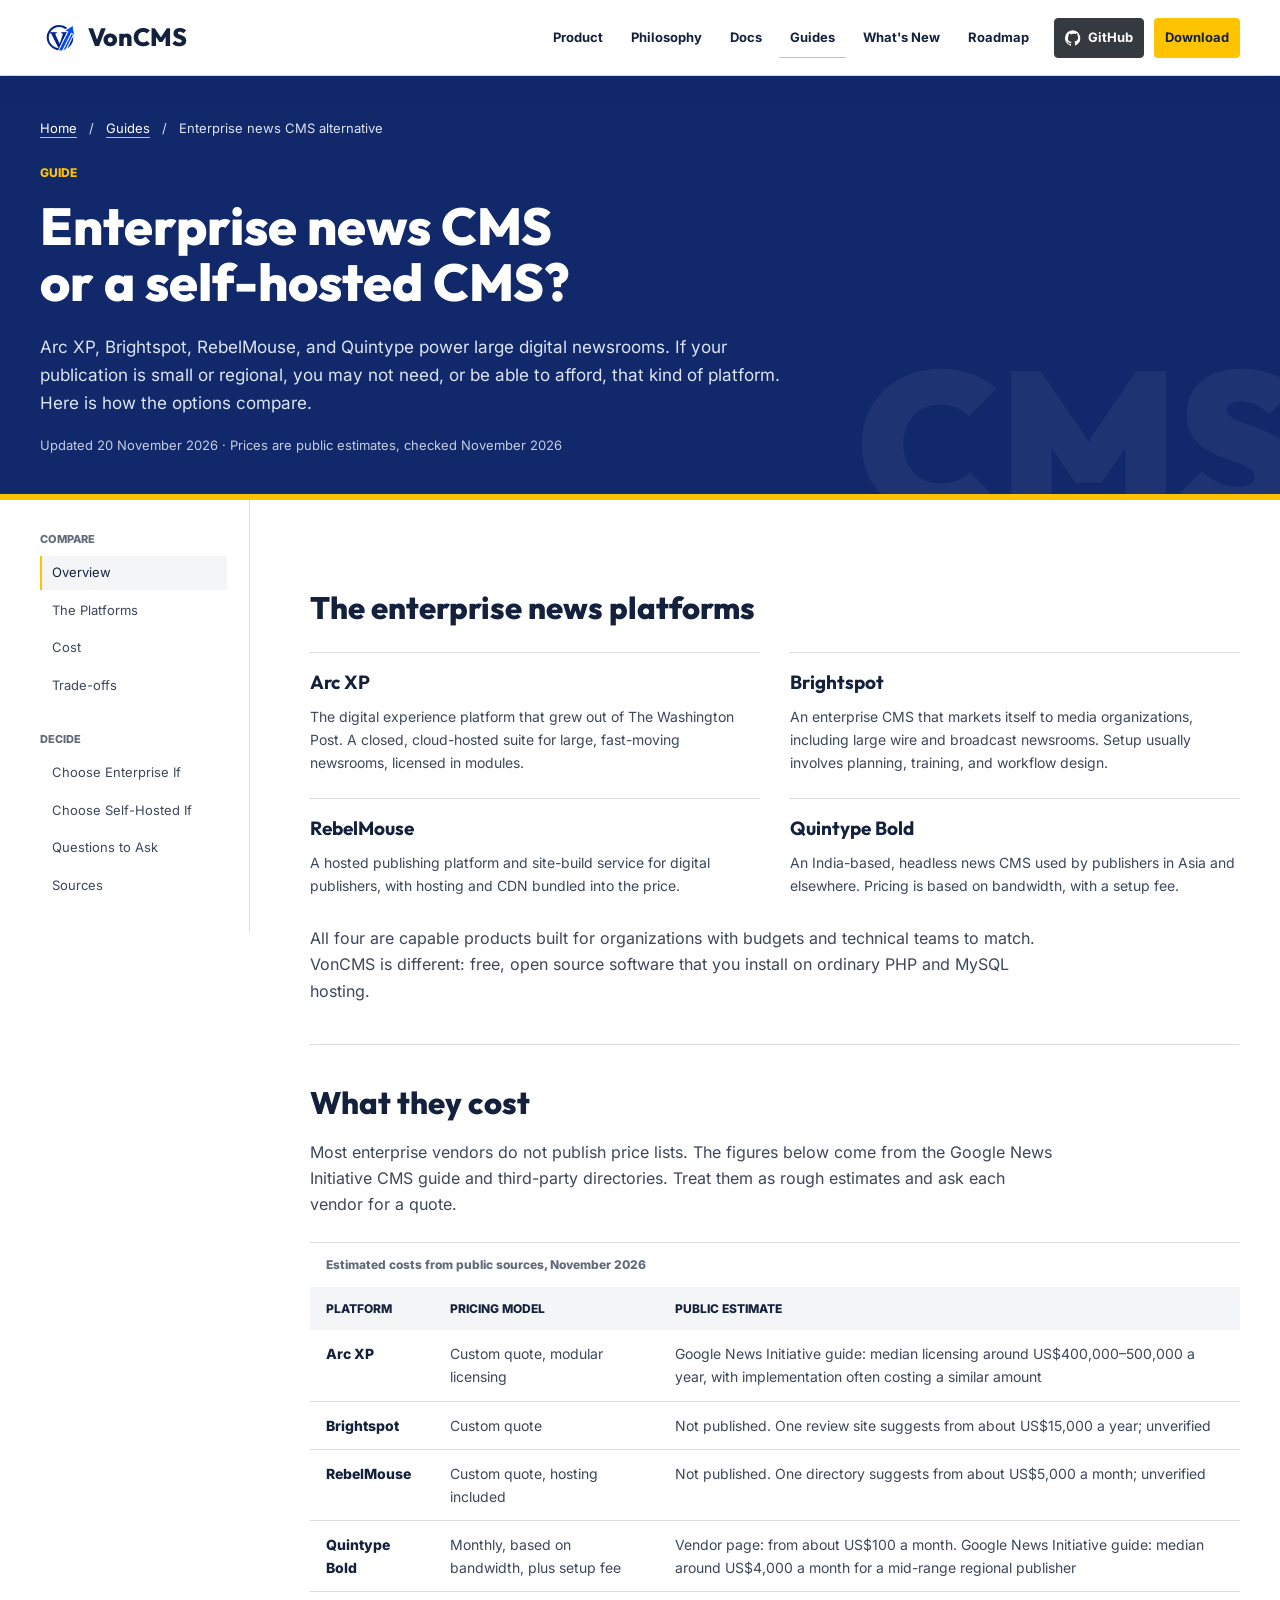
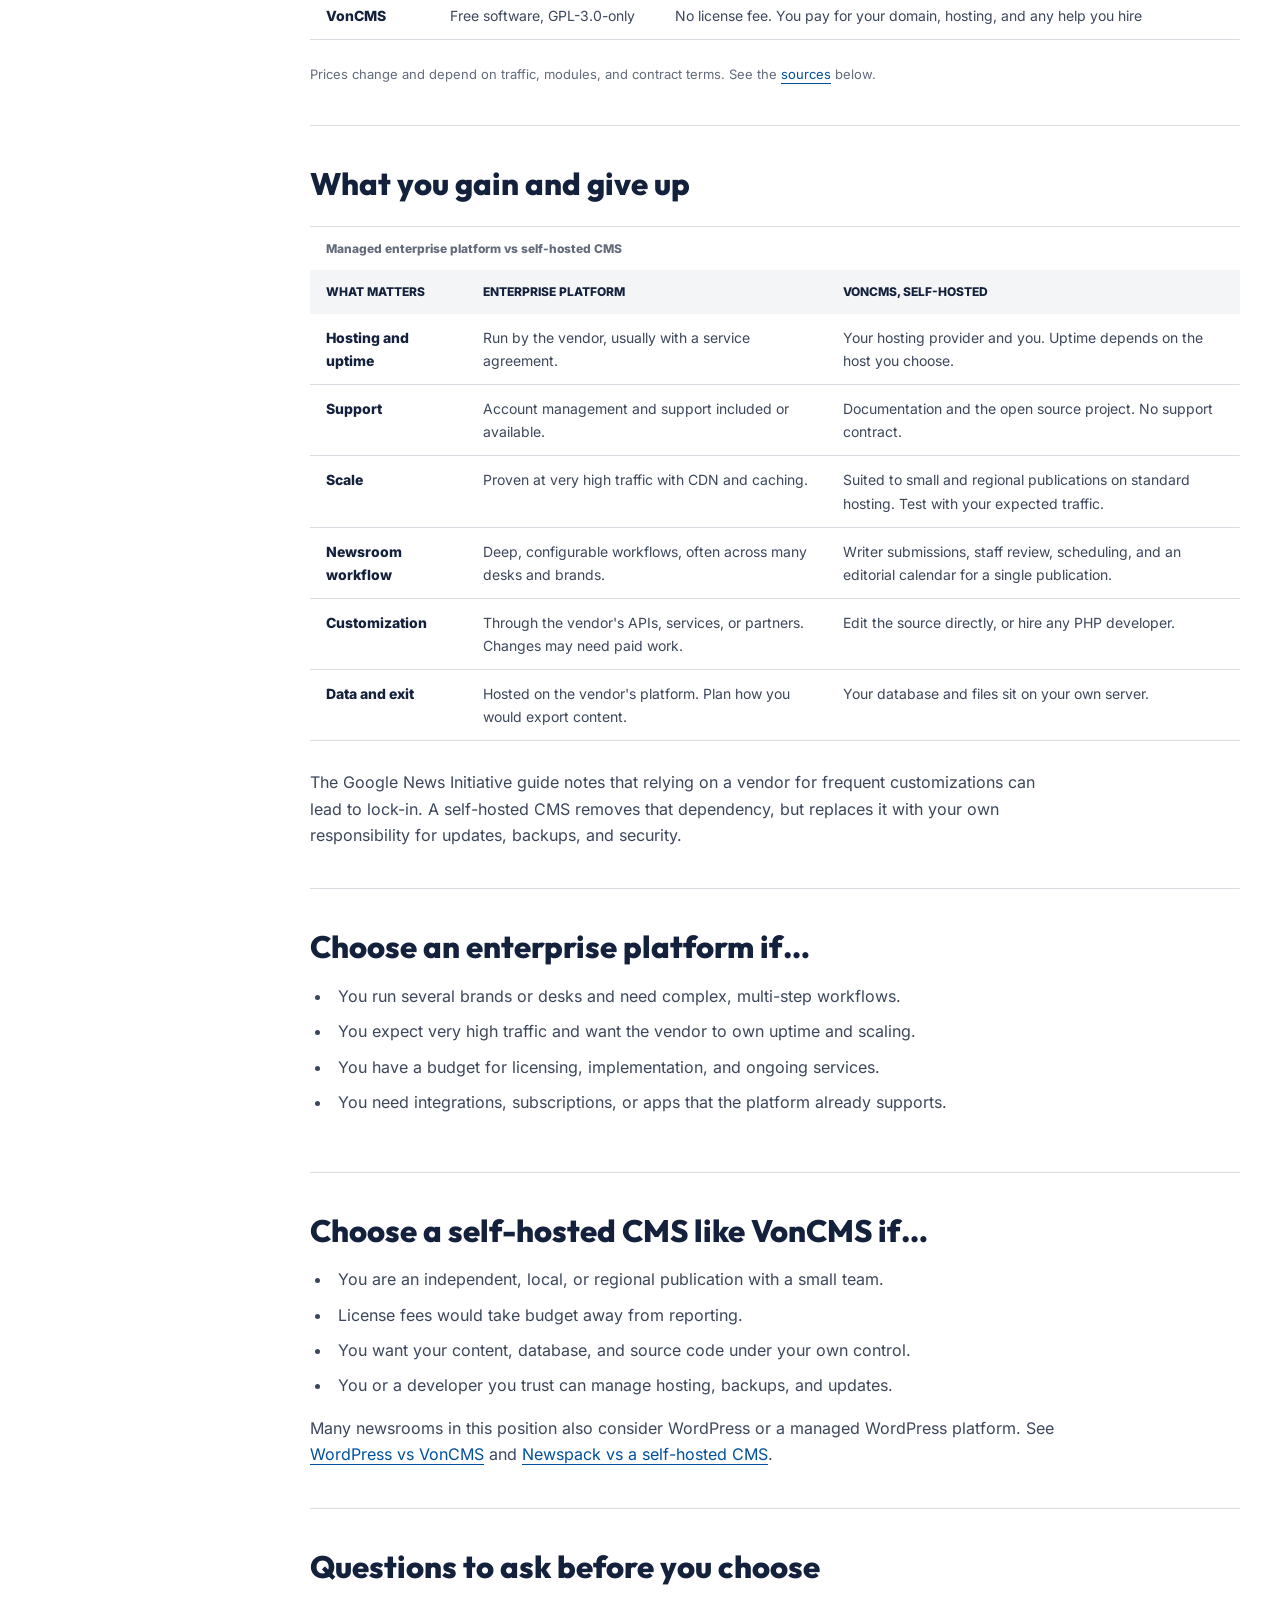
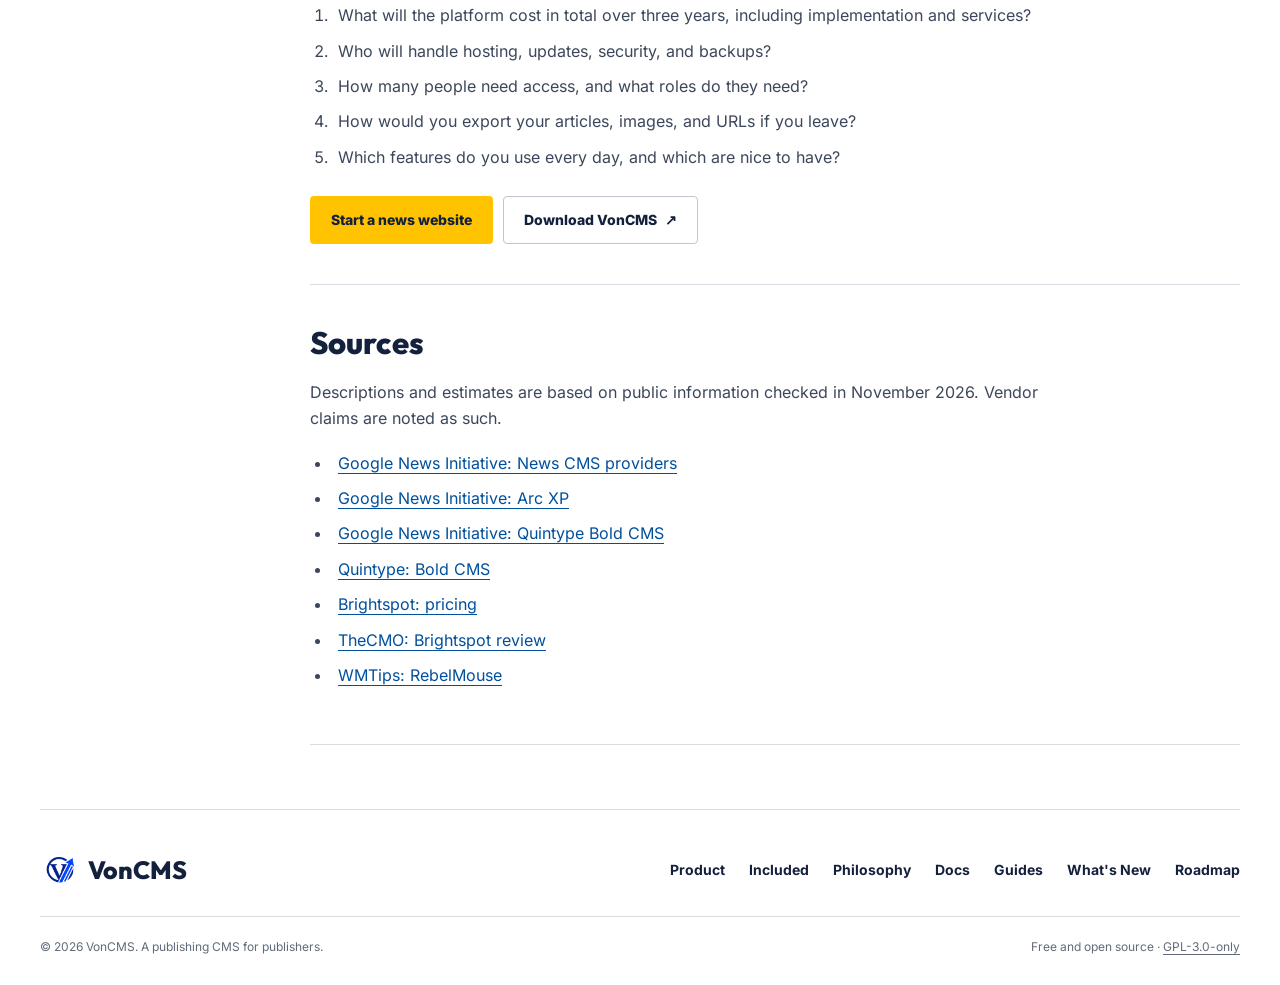
<file: enterprise-news-cms-alternative.html>
<!DOCTYPE html>
<html lang="en">
<head>
<meta charset="UTF-8" />
<meta name="viewport" content="width=device-width, initial-scale=1.0" />
<meta name="referrer" content="strict-origin-when-cross-origin">
<meta name="robots" content="index, follow, max-image-preview:large" />
<title>Arc XP, Brightspot &amp; Quintype vs Self-Hosted CMS | VonCMS</title>
<meta name="description" content="Compare enterprise news CMS platforms such as Arc XP, Brightspot, RebelMouse, and Quintype with a free self-hosted CMS for small and regional newsrooms." />
<link rel="icon" type="image/x-icon" href="upload/icon.ico?v=20260811">
<link rel="apple-touch-icon" href="upload/logo2.png">

<link rel="canonical" href="https://getvoncms.com/enterprise-news-cms-alternative.html" />
<link rel="alternate" hreflang="en" href="https://getvoncms.com/enterprise-news-cms-alternative.html" />
<link rel="alternate" hreflang="x-default" href="https://getvoncms.com/enterprise-news-cms-alternative.html" />
<meta property="og:type" content="article" />
<meta property="og:url" content="https://getvoncms.com/enterprise-news-cms-alternative.html" />
<meta property="og:title" content="Arc XP, Brightspot &amp; Quintype vs Self-Hosted CMS | VonCMS" />
<meta property="og:description" content="Compare enterprise news CMS platforms such as Arc XP, Brightspot, RebelMouse, and Quintype with a free self-hosted CMS for small and regional newsrooms." />
<meta property="og:site_name" content="VonCMS" />
<meta property="og:locale" content="en_US" />
<meta property="og:image" content="https://getvoncms.com/upload/og-voncms-1200x630.jpg" />
<meta property="og:image:width" content="1200" />
<meta property="og:image:height" content="630" />
<meta property="og:image:type" content="image/jpeg" />
<meta property="og:image:alt" content="Vorro, the VonCMS owl mascot, writing a news story at a laptop" />
<meta name="twitter:card" content="summary_large_image" />
<meta name="twitter:url" content="https://getvoncms.com/enterprise-news-cms-alternative.html" />
<meta name="twitter:title" content="Arc XP, Brightspot &amp; Quintype vs Self-Hosted CMS | VonCMS" />
<meta name="twitter:description" content="Compare enterprise news CMS platforms such as Arc XP, Brightspot, RebelMouse, and Quintype with a free self-hosted CMS for small and regional newsrooms." />
<meta name="twitter:image" content="https://getvoncms.com/upload/og-voncms-1200x630.jpg" />
<meta name="twitter:image:alt" content="Vorro, the VonCMS owl mascot, writing a news story at a laptop" />

<script type="application/ld+json">
{
  "@context": "https://schema.org",
  "@type": "Article",
  "headline": "Enterprise News CMS or a Self-Hosted CMS? Arc XP, Brightspot, RebelMouse, and Quintype Compared",
  "description": "Compare enterprise news CMS platforms such as Arc XP, Brightspot, RebelMouse, and Quintype with a free self-hosted CMS for small and regional newsrooms.",
  "url": "https://getvoncms.com/enterprise-news-cms-alternative.html",
  "mainEntityOfPage": "https://getvoncms.com/enterprise-news-cms-alternative.html",
  "image": "https://getvoncms.com/upload/og-voncms-1200x630.jpg",
  "datePublished": "2026-11-20",
  "dateModified": "2026-11-20",
  "inLanguage": "en",
  "author": { "@type": "Organization", "name": "VonCMS", "url": "https://getvoncms.com/" },
  "publisher": { "@type": "Organization", "name": "VonCMS", "logo": { "@type": "ImageObject", "url": "https://getvoncms.com/upload/logo2.png" } },
  "about": { "@type": "SoftwareApplication", "name": "VonCMS", "applicationCategory": "BusinessApplication" },
  "isPartOf": { "@type": "WebSite", "name": "VonCMS", "url": "https://getvoncms.com/" }
}
</script>

<script type="application/ld+json">
{
  "@context": "https://schema.org",
  "@type": "BreadcrumbList",
  "itemListElement": [
    { "@type": "ListItem", "position": 1, "name": "Home", "item": "https://getvoncms.com/" },
    { "@type": "ListItem", "position": 2, "name": "Guides", "item": "https://getvoncms.com/guides.html" },
    { "@type": "ListItem", "position": 3, "name": "Enterprise News CMS Alternative", "item": "https://getvoncms.com/enterprise-news-cms-alternative.html" }
  ]
}
</script>

<link rel="preload" href="upload/fonts/inter-latin-v20.woff2" as="font" type="font/woff2" crossorigin>
<link rel="preload" href="upload/fonts/outfit-latin-v15.woff2" as="font" type="font/woff2" crossorigin>
<link rel="stylesheet" href="css/fonts.css?v=20261002-local">
<link rel="stylesheet" href="css/site.css?v=20261025-roadmap">
<link rel="stylesheet" href="css/manifesto.css?v=20261001-yellow-cmd">
<link rel="stylesheet" href="css/guides.css?v=20261120-guides">
</head>
<body>
<a class="skip-link" href="#page-content">Skip to content</a>

<nav class="site-nav" aria-label="Main navigation">
  <div class="nav-inner">
  <a class="nav-logo" href="index.html" aria-label="VonCMS home">
    <img src="upload/logo-mark-128.webp" alt="" width="34" height="34">
    <span>VonCMS</span>
  </a>
  <button class="burger" id="burger-btn" type="button" aria-label="Open navigation" aria-expanded="false" aria-controls="nav-links">
    <span></span><span></span><span></span>
  </button>
  <ul class="nav-links" id="nav-links" aria-label="Primary navigation">
    <li><a href="index.html#product">Product</a></li>
    <li><a href="philosophy.html">Philosophy</a></li>
    <li><a href="docs.html">Docs</a></li>
    <li><a href="guides.html" aria-current="page">Guides</a></li>
    <li><a href="whats-new.html">What's New</a></li>
    <li class="nav-roadmap"><a href="roadmap.html">Roadmap</a></li>
    <li><a href="https://github.com/Vondereich/VonCMS" rel="noopener noreferrer" class="nav-link-strong"><svg class="nav-github-icon" viewBox="0 0 16 16" aria-hidden="true" focusable="false"><path d="M8 0.2a8 8 0 0 0-2.53 15.59c0.4 0.07 0.55-0.17 0.55-0.38v-1.36c-2.23 0.49-2.7-0.95-2.7-0.95-0.36-0.92-0.89-1.17-0.89-1.17-0.73-0.5 0.06-0.49 0.06-0.49 0.8 0.06 1.23 0.83 1.23 0.83 0.72 1.22 1.87 0.87 2.33 0.67 0.07-0.52 0.28-0.87 0.51-1.07-1.78-0.2-3.65-0.89-3.65-3.96 0-0.88 0.31-1.59 0.82-2.15-0.08-0.2-0.36-1.02 0.08-2.12 0 0 0.67-0.22 2.2 0.82A7.6 7.6 0 0 1 8 3.7c0.68 0 1.36 0.09 2 0.27 1.52-1.04 2.19-0.82 2.19-0.82 0.44 1.1 0.16 1.92 0.08 2.12 0.51 0.56 0.82 1.27 0.82 2.15 0 3.08-1.87 3.75-3.66 3.95 0.29 0.25 0.54 0.74 0.54 1.49v2.21c0 0.21 0.15 0.46 0.55 0.38A8 8 0 0 0 8 0.2Z"/></svg><span>GitHub</span></a></li>
    <li><a href="https://github.com/Vondereich/VonCMS/releases/latest" rel="noopener noreferrer" class="nav-cta">Download</a></li>
  </ul>
  </div>
</nav>

<header class="subpage-masthead" id="overview" data-mark="CMS">
  <div class="shell">
    <p class="page-trail"><a href="index.html">Home</a><span>/</span><a href="guides.html">Guides</a><span>/</span>Enterprise news CMS alternative</p>
    <div class="hero-badge">Guide</div>
    <h1>Enterprise news CMS or a self-hosted CMS?</h1>
    <p class="lead">
      Arc XP, Brightspot, RebelMouse, and Quintype power large digital newsrooms. If your publication is small or regional, you may not need, or be able to afford, that kind of platform. Here is how the options compare.
    </p>
    <p class="guide-meta">Updated 20 November 2026 &middot; Prices are public estimates, checked November 2026</p>
  </div>
</header>

<div class="layout shell">
  <aside aria-label="Guide contents">
    <button class="toc-toggle" type="button" aria-expanded="false" aria-controls="page-toc" hidden>On this page</button>
    <div class="toc-content" id="page-toc">
    <div class="sidebar-group">
      <div class="sidebar-label">Compare</div>
      <ul class="sidebar-links">
        <li><a href="#overview" class="active">Overview</a></li>
        <li><a href="#platforms">The Platforms</a></li>
        <li><a href="#cost">Cost</a></li>
        <li><a href="#tradeoffs">Trade-offs</a></li>
      </ul>
    </div>
    <div class="sidebar-group">
      <div class="sidebar-label">Decide</div>
      <ul class="sidebar-links">
        <li><a href="#choose-enterprise">Choose Enterprise If</a></li>
        <li><a href="#choose-self-hosted">Choose Self-Hosted If</a></li>
        <li><a href="#checklist">Questions to Ask</a></li>
        <li><a href="#sources">Sources</a></li>
      </ul>
    </div>
    </div>
  </aside>

  <main id="page-content">

    <section id="platforms">
      <h2>The enterprise news platforms</h2>
      <div class="grid">
        <div class="card"><h3>Arc XP</h3><p>The digital experience platform that grew out of The Washington Post. A closed, cloud-hosted suite for large, fast-moving newsrooms, licensed in modules.</p></div>
        <div class="card"><h3>Brightspot</h3><p>An enterprise CMS that markets itself to media organizations, including large wire and broadcast newsrooms. Setup usually involves planning, training, and workflow design.</p></div>
        <div class="card"><h3>RebelMouse</h3><p>A hosted publishing platform and site-build service for digital publishers, with hosting and CDN bundled into the price.</p></div>
        <div class="card"><h3>Quintype Bold</h3><p>An India-based, headless news CMS used by publishers in Asia and elsewhere. Pricing is based on bandwidth, with a setup fee.</p></div>
      </div>
      <p>All four are capable products built for organizations with budgets and technical teams to match. VonCMS is different: free, open source software that you install on ordinary PHP and MySQL hosting.</p>
    </section>

    <section id="cost">
      <h2>What they cost</h2>
      <p>Most enterprise vendors do not publish price lists. The figures below come from the Google News Initiative CMS guide and third-party directories. Treat them as rough estimates and ask each vendor for a quote.</p>
      <div class="guide-table-wrap">
        <table class="guide-table">
          <caption>Estimated costs from public sources, November 2026</caption>
          <thead><tr><th scope="col">Platform</th><th scope="col">Pricing model</th><th scope="col">Public estimate</th></tr></thead>
          <tbody>
            <tr><th scope="row">Arc XP</th><td>Custom quote, modular licensing</td><td>Google News Initiative guide: median licensing around US$400,000&ndash;500,000 a year, with implementation often costing a similar amount</td></tr>
            <tr><th scope="row">Brightspot</th><td>Custom quote</td><td>Not published. One review site suggests from about US$15,000 a year; unverified</td></tr>
            <tr><th scope="row">RebelMouse</th><td>Custom quote, hosting included</td><td>Not published. One directory suggests from about US$5,000 a month; unverified</td></tr>
            <tr><th scope="row">Quintype Bold</th><td>Monthly, based on bandwidth, plus setup fee</td><td>Vendor page: from about US$100 a month. Google News Initiative guide: median around US$4,000 a month for a mid-range regional publisher</td></tr>
            <tr><th scope="row">VonCMS</th><td>Free software, GPL-3.0-only</td><td>No license fee. You pay for your domain, hosting, and any help you hire</td></tr>
          </tbody>
        </table>
      </div>
      <p class="small-note">Prices change and depend on traffic, modules, and contract terms. See the <a href="#sources">sources</a> below.</p>
    </section>

    <section id="tradeoffs">
      <h2>What you gain and give up</h2>
      <div class="guide-table-wrap">
        <table class="guide-table">
          <caption>Managed enterprise platform vs self-hosted CMS</caption>
          <thead><tr><th scope="col">What matters</th><th scope="col">Enterprise platform</th><th scope="col">VonCMS, self-hosted</th></tr></thead>
          <tbody>
            <tr><th scope="row">Hosting and uptime</th><td>Run by the vendor, usually with a service agreement.</td><td>Your hosting provider and you. Uptime depends on the host you choose.</td></tr>
            <tr><th scope="row">Support</th><td>Account management and support included or available.</td><td>Documentation and the open source project. No support contract.</td></tr>
            <tr><th scope="row">Scale</th><td>Proven at very high traffic with CDN and caching.</td><td>Suited to small and regional publications on standard hosting. Test with your expected traffic.</td></tr>
            <tr><th scope="row">Newsroom workflow</th><td>Deep, configurable workflows, often across many desks and brands.</td><td>Writer submissions, staff review, scheduling, and an editorial calendar for a single publication.</td></tr>
            <tr><th scope="row">Customization</th><td>Through the vendor's APIs, services, or partners. Changes may need paid work.</td><td>Edit the source directly, or hire any PHP developer.</td></tr>
            <tr><th scope="row">Data and exit</th><td>Hosted on the vendor's platform. Plan how you would export content.</td><td>Your database and files sit on your own server.</td></tr>
          </tbody>
        </table>
      </div>
      <p>The Google News Initiative guide notes that relying on a vendor for frequent customizations can lead to lock-in. A self-hosted CMS removes that dependency, but replaces it with your own responsibility for updates, backups, and security.</p>
    </section>

    <section id="choose-enterprise">
      <h2>Choose an enterprise platform if&hellip;</h2>
      <ul>
        <li>You run several brands or desks and need complex, multi-step workflows.</li>
        <li>You expect very high traffic and want the vendor to own uptime and scaling.</li>
        <li>You have a budget for licensing, implementation, and ongoing services.</li>
        <li>You need integrations, subscriptions, or apps that the platform already supports.</li>
      </ul>
    </section>

    <section id="choose-self-hosted">
      <h2>Choose a self-hosted CMS like VonCMS if&hellip;</h2>
      <ul>
        <li>You are an independent, local, or regional publication with a small team.</li>
        <li>License fees would take budget away from reporting.</li>
        <li>You want your content, database, and source code under your own control.</li>
        <li>You or a developer you trust can manage hosting, backups, and updates.</li>
      </ul>
      <p>Many newsrooms in this position also consider WordPress or a managed WordPress platform. See <a href="wordpress-alternative-for-news.html">WordPress vs VonCMS</a> and <a href="newspack-alternative.html">Newspack vs a self-hosted CMS</a>.</p>
    </section>

    <section id="checklist">
      <h2>Questions to ask before you choose</h2>
      <ol>
        <li>What will the platform cost in total over three years, including implementation and services?</li>
        <li>Who will handle hosting, updates, security, and backups?</li>
        <li>How many people need access, and what roles do they need?</li>
        <li>How would you export your articles, images, and URLs if you leave?</li>
        <li>Which features do you use every day, and which are nice to have?</li>
      </ol>
      <div class="guide-cta">
        <a class="btn-primary" href="start-a-news-website.html">Start a news website</a>
        <a class="btn-secondary" href="https://github.com/Vondereich/VonCMS/releases/latest">Download VonCMS</a>
      </div>
    </section>

    <section id="sources">
      <h2>Sources</h2>
      <p>Descriptions and estimates are based on public information checked in November 2026. Vendor claims are noted as such.</p>
      <ul>
        <li><a href="https://newsinitiative.withgoogle.com/cms-providers/">Google News Initiative: News CMS providers</a></li>
        <li><a href="https://newsinitiative.withgoogle.com/en-gb/cms-providers/arc-xp">Google News Initiative: Arc XP</a></li>
        <li><a href="https://newsinitiative.withgoogle.com/en-gb/cms-providers/quintype-bold-cms/">Google News Initiative: Quintype Bold CMS</a></li>
        <li><a href="https://quintype-web.quintype.io/products/bold">Quintype: Bold CMS</a></li>
        <li><a href="https://www.brightspot.com/pricing">Brightspot: pricing</a></li>
        <li><a href="https://thecmo.com/tools/brightspot-review/">TheCMO: Brightspot review</a></li>
        <li><a href="https://www.wmtips.com/technologies/cms/rebelmouse/">WMTips: RebelMouse</a></li>
      </ul>
    </section>

  </main>
</div>

<footer class="site-footer">
  <div class="footer-top"><a class="footer-brand" href="index.html"><img src="upload/logo-mark-128.webp" alt="" width="38" height="38"><span>VonCMS</span></a><ul class="footer-links"><li><a href="index.html#product">Product</a></li><li><a href="index.html#included">Included</a></li><li><a href="philosophy.html">Philosophy</a></li><li><a href="docs.html">Docs</a></li><li><a href="guides.html">Guides</a></li><li><a href="whats-new.html">What's New</a></li><li><a href="roadmap.html">Roadmap</a></li></ul></div>
  <div class="footer-bottom"><p>&copy; <span data-current-year>2026</span> VonCMS. A publishing CMS for publishers.</p><p>Free and open source &middot; <a href="https://github.com/Vondereich/VonCMS/blob/main/LICENSE.md">GPL-3.0-only</a></p></div>
</footer>

<script src="js/main.js?v=20261121-toast" defer></script>
</body>
</html>
</file>
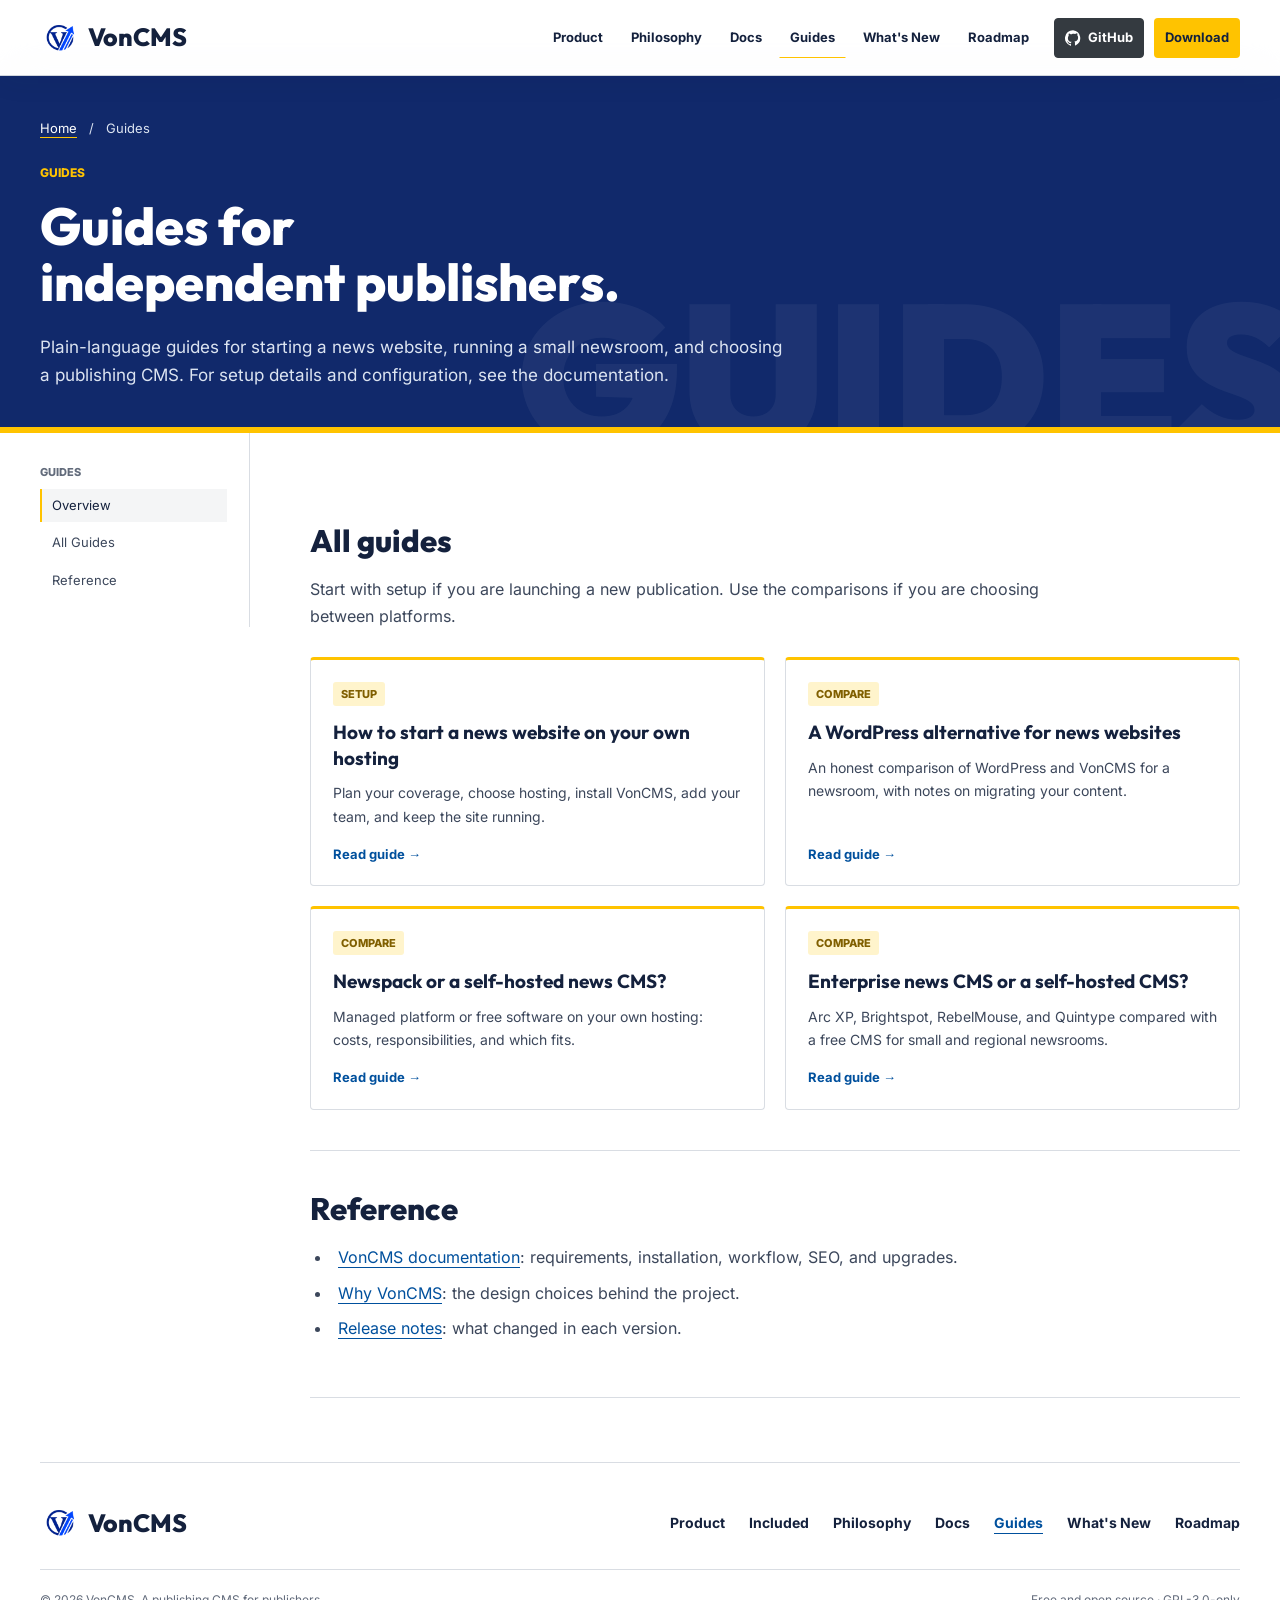
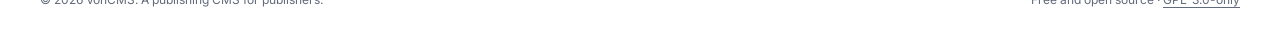
<file: guides.html>
<!DOCTYPE html>
<html lang="en">
<head>
<meta charset="UTF-8" />
<meta name="viewport" content="width=device-width, initial-scale=1.0" />
<meta name="referrer" content="strict-origin-when-cross-origin">
<meta name="robots" content="index, follow, max-image-preview:large" />
<title>VonCMS Guides | Run a Self-Hosted News Website</title>
<meta name="description" content="Practical guides for starting and running a self-hosted news website: setup, newsroom workflow, and choosing between VonCMS, WordPress, and Newspack." />
<link rel="icon" type="image/x-icon" href="upload/icon.ico?v=20260811">
<link rel="apple-touch-icon" href="upload/logo2.png">

<link rel="canonical" href="https://getvoncms.com/guides.html" />
<link rel="alternate" hreflang="en" href="https://getvoncms.com/guides.html" />
<link rel="alternate" hreflang="x-default" href="https://getvoncms.com/guides.html" />
<meta property="og:type" content="website" />
<meta property="og:url" content="https://getvoncms.com/guides.html" />
<meta property="og:title" content="VonCMS Guides | Run a Self-Hosted News Website" />
<meta property="og:description" content="Practical guides for starting and running a self-hosted news website: setup, newsroom workflow, and choosing between VonCMS, WordPress, and Newspack." />
<meta property="og:site_name" content="VonCMS" />
<meta property="og:locale" content="en_US" />
<meta property="og:image" content="https://getvoncms.com/upload/og-voncms-1200x630.jpg" />
<meta property="og:image:width" content="1200" />
<meta property="og:image:height" content="630" />
<meta property="og:image:type" content="image/jpeg" />
<meta property="og:image:alt" content="Vorro, the VonCMS owl mascot, writing a news story at a laptop" />
<meta name="twitter:card" content="summary_large_image" />
<meta name="twitter:url" content="https://getvoncms.com/guides.html" />
<meta name="twitter:title" content="VonCMS Guides | Run a Self-Hosted News Website" />
<meta name="twitter:description" content="Practical guides for starting and running a self-hosted news website: setup, newsroom workflow, and choosing between VonCMS, WordPress, and Newspack." />
<meta name="twitter:image" content="https://getvoncms.com/upload/og-voncms-1200x630.jpg" />
<meta name="twitter:image:alt" content="Vorro, the VonCMS owl mascot, writing a news story at a laptop" />

<script type="application/ld+json">
{
  "@context": "https://schema.org",
  "@type": "CollectionPage",
  "name": "VonCMS Guides",
  "description": "Practical guides for starting and running a self-hosted news website: setup, newsroom workflow, and choosing between VonCMS, WordPress, and Newspack.",
  "url": "https://getvoncms.com/guides.html",
  "isPartOf": { "@type": "WebSite", "name": "VonCMS", "url": "https://getvoncms.com/" },
  "mainEntity": {
    "@type": "ItemList",
    "itemListElement": [
      { "@type": "ListItem", "position": 1, "url": "https://getvoncms.com/start-a-news-website.html", "name": "How to Start a News Website on Your Own Hosting" },
      { "@type": "ListItem", "position": 2, "url": "https://getvoncms.com/wordpress-alternative-for-news.html", "name": "A WordPress Alternative for News Websites" },
      { "@type": "ListItem", "position": 3, "url": "https://getvoncms.com/newspack-alternative.html", "name": "Newspack or a Self-Hosted News CMS?" },
      { "@type": "ListItem", "position": 4, "url": "https://getvoncms.com/enterprise-news-cms-alternative.html", "name": "Enterprise News CMS or a Self-Hosted CMS?" }
    ]
  }
}
</script>

<script type="application/ld+json">
{
  "@context": "https://schema.org",
  "@type": "BreadcrumbList",
  "itemListElement": [
    { "@type": "ListItem", "position": 1, "name": "Home", "item": "https://getvoncms.com/" },
    { "@type": "ListItem", "position": 2, "name": "Guides", "item": "https://getvoncms.com/guides.html" }
  ]
}
</script>

<link rel="preload" href="upload/fonts/inter-latin-v20.woff2" as="font" type="font/woff2" crossorigin>
<link rel="preload" href="upload/fonts/outfit-latin-v15.woff2" as="font" type="font/woff2" crossorigin>
<link rel="stylesheet" href="css/fonts.css?v=20261002-local">
<link rel="stylesheet" href="css/site.css?v=20261025-roadmap">
<link rel="stylesheet" href="css/manifesto.css?v=20261001-yellow-cmd">
<link rel="stylesheet" href="css/guides.css?v=20261120-guides">
</head>
<body>
<a class="skip-link" href="#page-content">Skip to content</a>

<nav class="site-nav" aria-label="Main navigation">
  <div class="nav-inner">
  <a class="nav-logo" href="index.html" aria-label="VonCMS home">
    <img src="upload/logo-mark-128.webp" alt="" width="34" height="34">
    <span>VonCMS</span>
  </a>
  <button class="burger" id="burger-btn" type="button" aria-label="Open navigation" aria-expanded="false" aria-controls="nav-links">
    <span></span><span></span><span></span>
  </button>
  <ul class="nav-links" id="nav-links" aria-label="Primary navigation">
    <li><a href="index.html#product">Product</a></li>
    <li><a href="philosophy.html">Philosophy</a></li>
    <li><a href="docs.html">Docs</a></li>
    <li><a href="guides.html" aria-current="page">Guides</a></li>
    <li><a href="whats-new.html">What's New</a></li>
    <li class="nav-roadmap"><a href="roadmap.html">Roadmap</a></li>
    <li><a href="https://github.com/Vondereich/VonCMS" rel="noopener noreferrer" class="nav-link-strong"><svg class="nav-github-icon" viewBox="0 0 16 16" aria-hidden="true" focusable="false"><path d="M8 0.2a8 8 0 0 0-2.53 15.59c0.4 0.07 0.55-0.17 0.55-0.38v-1.36c-2.23 0.49-2.7-0.95-2.7-0.95-0.36-0.92-0.89-1.17-0.89-1.17-0.73-0.5 0.06-0.49 0.06-0.49 0.8 0.06 1.23 0.83 1.23 0.83 0.72 1.22 1.87 0.87 2.33 0.67 0.07-0.52 0.28-0.87 0.51-1.07-1.78-0.2-3.65-0.89-3.65-3.96 0-0.88 0.31-1.59 0.82-2.15-0.08-0.2-0.36-1.02 0.08-2.12 0 0 0.67-0.22 2.2 0.82A7.6 7.6 0 0 1 8 3.7c0.68 0 1.36 0.09 2 0.27 1.52-1.04 2.19-0.82 2.19-0.82 0.44 1.1 0.16 1.92 0.08 2.12 0.51 0.56 0.82 1.27 0.82 2.15 0 3.08-1.87 3.75-3.66 3.95 0.29 0.25 0.54 0.74 0.54 1.49v2.21c0 0.21 0.15 0.46 0.55 0.38A8 8 0 0 0 8 0.2Z"/></svg><span>GitHub</span></a></li>
    <li><a href="https://github.com/Vondereich/VonCMS/releases/latest" rel="noopener noreferrer" class="nav-cta">Download</a></li>
  </ul>
  </div>
</nav>

<header class="subpage-masthead" id="overview" data-mark="GUIDES">
  <div class="shell">
    <p class="page-trail"><a href="index.html">Home</a><span>/</span>Guides</p>
    <div class="hero-badge">Guides</div>
    <h1>Guides for independent publishers.</h1>
    <p class="lead">
      Plain-language guides for starting a news website, running a small newsroom, and choosing a publishing CMS. For setup details and configuration, see the documentation.
    </p>
  </div>
</header>

<div class="layout shell">
  <aside aria-label="Guides contents">
    <button class="toc-toggle" type="button" aria-expanded="false" aria-controls="page-toc" hidden>On this page</button>
    <div class="toc-content" id="page-toc">
    <div class="sidebar-group">
      <div class="sidebar-label">Guides</div>
      <ul class="sidebar-links">
        <li><a href="#overview" class="active">Overview</a></li>
        <li><a href="#all-guides">All Guides</a></li>
        <li><a href="#reference">Reference</a></li>
      </ul>
    </div>
    </div>
  </aside>

  <main id="page-content">

    <section id="all-guides">
      <h2>All guides</h2>
      <p>Start with setup if you are launching a new publication. Use the comparisons if you are choosing between platforms.</p>
      <div class="guide-list">
        <a class="guide-card" href="start-a-news-website.html">
          <span class="guide-tag">Setup</span>
          <h3>How to start a news website on your own hosting</h3>
          <p>Plan your coverage, choose hosting, install VonCMS, add your team, and keep the site running.</p>
          <span class="guide-more">Read guide</span>
        </a>
        <a class="guide-card" href="wordpress-alternative-for-news.html">
          <span class="guide-tag">Compare</span>
          <h3>A WordPress alternative for news websites</h3>
          <p>An honest comparison of WordPress and VonCMS for a newsroom, with notes on migrating your content.</p>
          <span class="guide-more">Read guide</span>
        </a>
        <a class="guide-card" href="newspack-alternative.html">
          <span class="guide-tag">Compare</span>
          <h3>Newspack or a self-hosted news CMS?</h3>
          <p>Managed platform or free software on your own hosting: costs, responsibilities, and which fits.</p>
          <span class="guide-more">Read guide</span>
        </a>
        <a class="guide-card" href="enterprise-news-cms-alternative.html">
          <span class="guide-tag">Compare</span>
          <h3>Enterprise news CMS or a self-hosted CMS?</h3>
          <p>Arc XP, Brightspot, RebelMouse, and Quintype compared with a free CMS for small and regional newsrooms.</p>
          <span class="guide-more">Read guide</span>
        </a>
      </div>
    </section>

    <section id="reference">
      <h2>Reference</h2>
      <ul>
        <li><a href="docs.html">VonCMS documentation</a>: requirements, installation, workflow, SEO, and upgrades.</li>
        <li><a href="philosophy.html">Why VonCMS</a>: the design choices behind the project.</li>
        <li><a href="whats-new.html">Release notes</a>: what changed in each version.</li>
      </ul>
    </section>

  </main>
</div>

<footer class="site-footer">
  <div class="footer-top"><a class="footer-brand" href="index.html"><img src="upload/logo-mark-128.webp" alt="" width="38" height="38"><span>VonCMS</span></a><ul class="footer-links"><li><a href="index.html#product">Product</a></li><li><a href="index.html#included">Included</a></li><li><a href="philosophy.html">Philosophy</a></li><li><a href="docs.html">Docs</a></li><li><a href="guides.html" aria-current="page">Guides</a></li><li><a href="whats-new.html">What's New</a></li><li><a href="roadmap.html">Roadmap</a></li></ul></div>
  <div class="footer-bottom"><p>&copy; <span data-current-year>2026</span> VonCMS. A publishing CMS for publishers.</p><p>Free and open source &middot; <a href="https://github.com/Vondereich/VonCMS/blob/main/LICENSE.md">GPL-3.0-only</a></p></div>
</footer>

<script src="js/main.js?v=20261121-toast" defer></script>
</body>
</html>
</file>
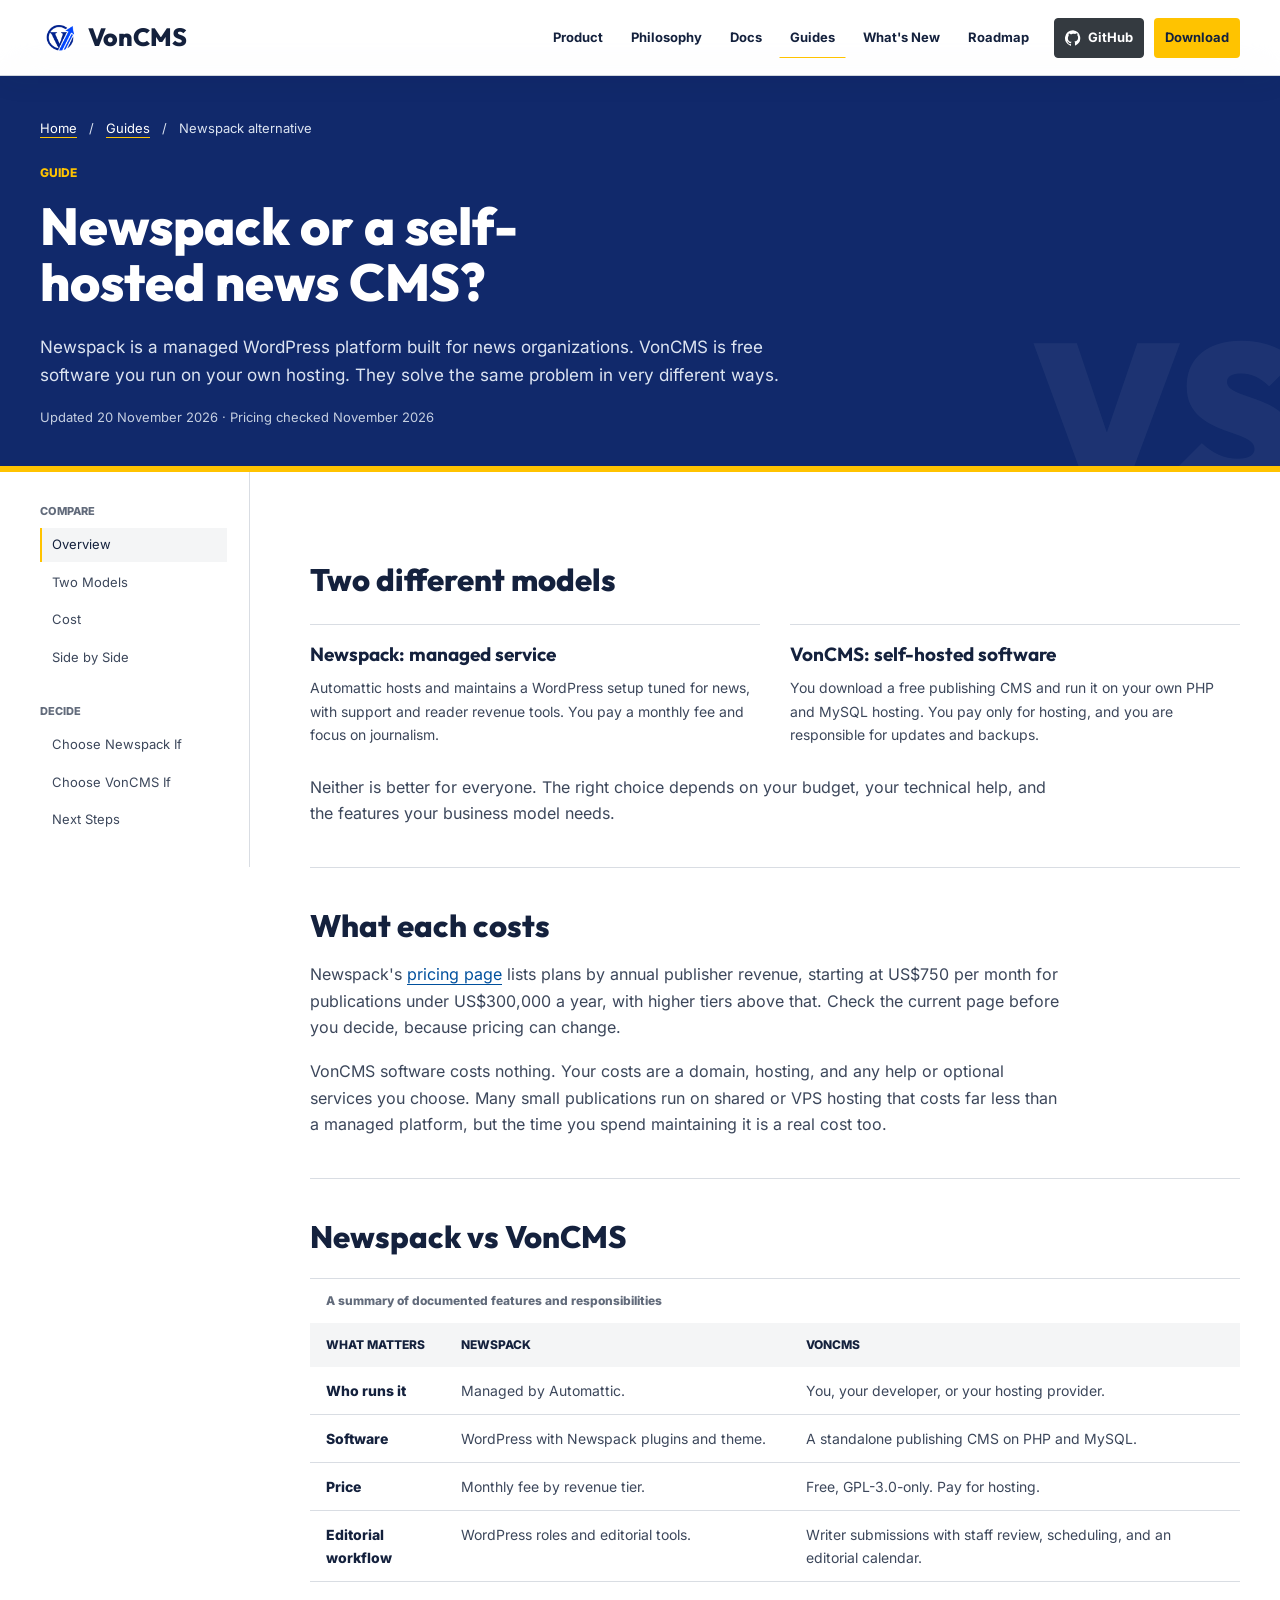
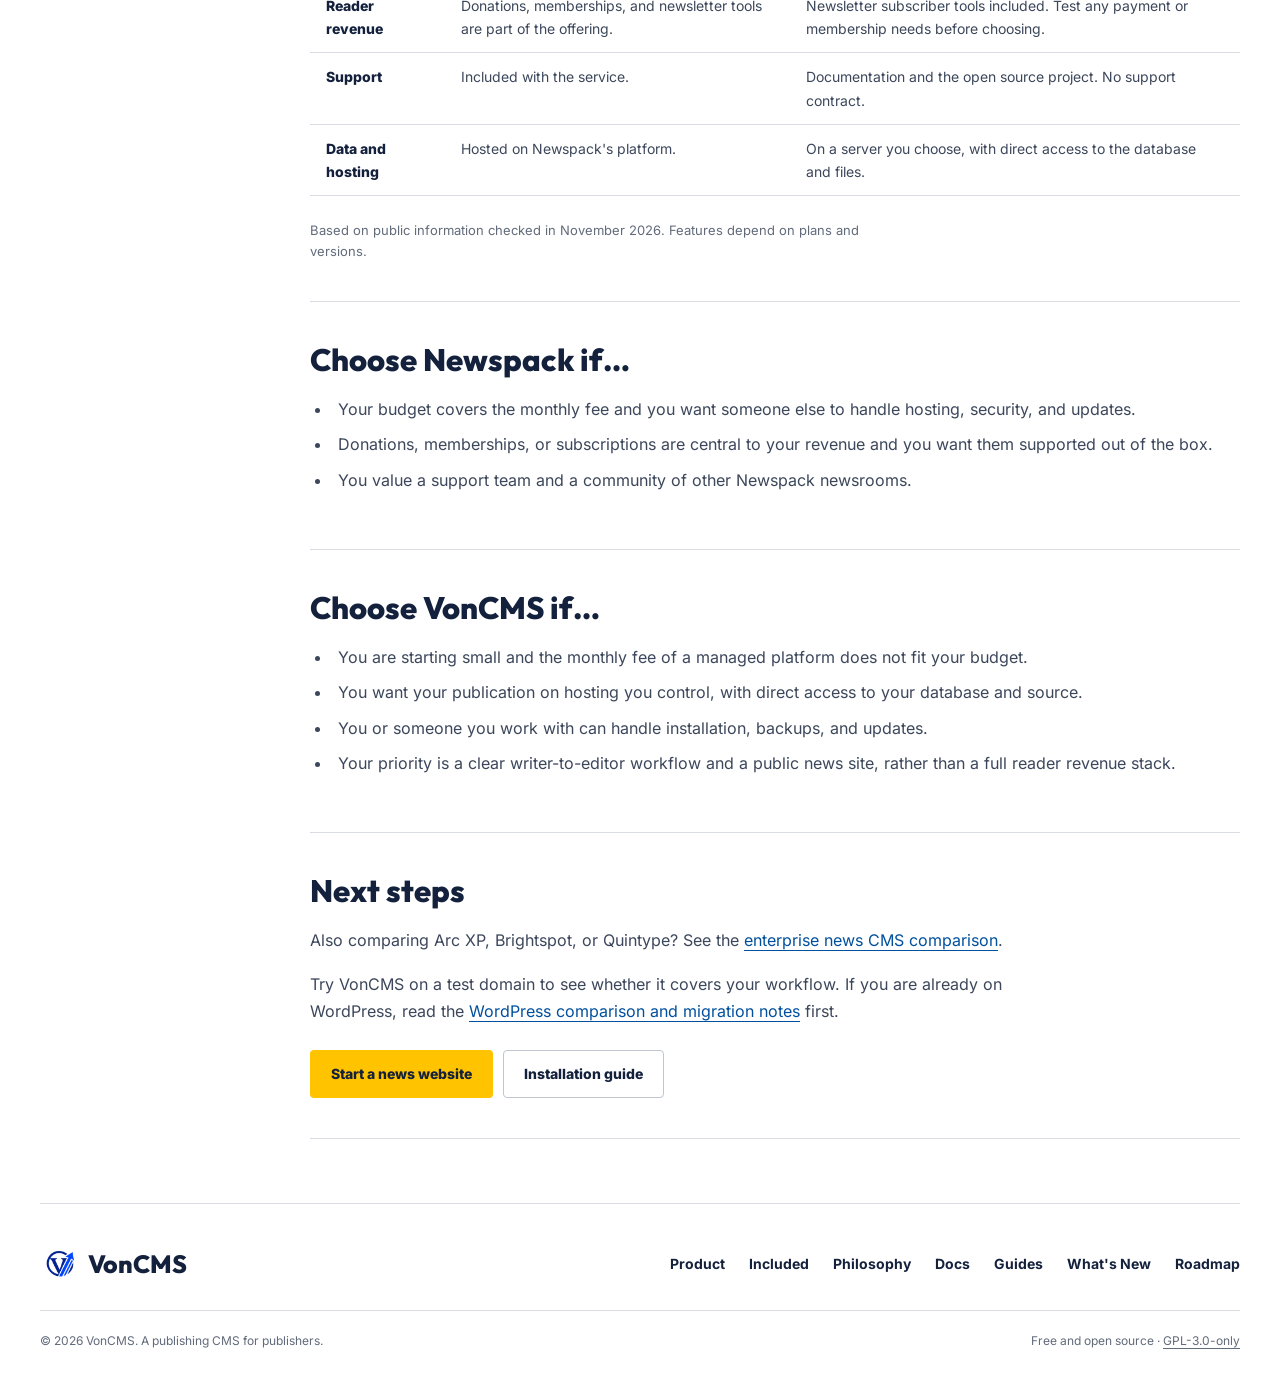
<file: newspack-alternative.html>
<!DOCTYPE html>
<html lang="en">
<head>
<meta charset="UTF-8" />
<meta name="viewport" content="width=device-width, initial-scale=1.0" />
<meta name="referrer" content="strict-origin-when-cross-origin">
<meta name="robots" content="index, follow, max-image-preview:large" />
<title>Newspack Alternative: Free Self-Hosted News CMS | VonCMS</title>
<meta name="description" content="Compare Newspack's managed news platform with VonCMS, a free self-hosted publishing CMS. See costs, responsibilities, and which fits your newsroom." />
<link rel="icon" type="image/x-icon" href="upload/icon.ico?v=20260811">
<link rel="apple-touch-icon" href="upload/logo2.png">

<link rel="canonical" href="https://getvoncms.com/newspack-alternative.html" />
<link rel="alternate" hreflang="en" href="https://getvoncms.com/newspack-alternative.html" />
<link rel="alternate" hreflang="x-default" href="https://getvoncms.com/newspack-alternative.html" />
<meta property="og:type" content="article" />
<meta property="og:url" content="https://getvoncms.com/newspack-alternative.html" />
<meta property="og:title" content="Newspack Alternative: Free Self-Hosted News CMS | VonCMS" />
<meta property="og:description" content="Compare Newspack's managed news platform with VonCMS, a free self-hosted publishing CMS. See costs, responsibilities, and which fits your newsroom." />
<meta property="og:site_name" content="VonCMS" />
<meta property="og:locale" content="en_US" />
<meta property="og:image" content="https://getvoncms.com/upload/og-voncms-1200x630.jpg" />
<meta property="og:image:width" content="1200" />
<meta property="og:image:height" content="630" />
<meta property="og:image:type" content="image/jpeg" />
<meta property="og:image:alt" content="Vorro, the VonCMS owl mascot, writing a news story at a laptop" />
<meta name="twitter:card" content="summary_large_image" />
<meta name="twitter:url" content="https://getvoncms.com/newspack-alternative.html" />
<meta name="twitter:title" content="Newspack Alternative: Free Self-Hosted News CMS | VonCMS" />
<meta name="twitter:description" content="Compare Newspack's managed news platform with VonCMS, a free self-hosted publishing CMS. See costs, responsibilities, and which fits your newsroom." />
<meta name="twitter:image" content="https://getvoncms.com/upload/og-voncms-1200x630.jpg" />
<meta name="twitter:image:alt" content="Vorro, the VonCMS owl mascot, writing a news story at a laptop" />

<script type="application/ld+json">
{
  "@context": "https://schema.org",
  "@type": "Article",
  "headline": "Newspack Alternative: A Free, Self-Hosted News CMS",
  "description": "Compare Newspack's managed news platform with VonCMS, a free self-hosted publishing CMS. See costs, responsibilities, and which fits your newsroom.",
  "url": "https://getvoncms.com/newspack-alternative.html",
  "mainEntityOfPage": "https://getvoncms.com/newspack-alternative.html",
  "image": "https://getvoncms.com/upload/og-voncms-1200x630.jpg",
  "datePublished": "2026-11-20",
  "dateModified": "2026-11-20",
  "inLanguage": "en",
  "author": { "@type": "Organization", "name": "VonCMS", "url": "https://getvoncms.com/" },
  "publisher": { "@type": "Organization", "name": "VonCMS", "logo": { "@type": "ImageObject", "url": "https://getvoncms.com/upload/logo2.png" } },
  "about": { "@type": "SoftwareApplication", "name": "VonCMS", "applicationCategory": "BusinessApplication" },
  "isPartOf": { "@type": "WebSite", "name": "VonCMS", "url": "https://getvoncms.com/" }
}
</script>

<script type="application/ld+json">
{
  "@context": "https://schema.org",
  "@type": "BreadcrumbList",
  "itemListElement": [
    { "@type": "ListItem", "position": 1, "name": "Home", "item": "https://getvoncms.com/" },
    { "@type": "ListItem", "position": 2, "name": "Guides", "item": "https://getvoncms.com/guides.html" },
    { "@type": "ListItem", "position": 3, "name": "Newspack Alternative", "item": "https://getvoncms.com/newspack-alternative.html" }
  ]
}
</script>

<link rel="preload" href="upload/fonts/inter-latin-v20.woff2" as="font" type="font/woff2" crossorigin>
<link rel="preload" href="upload/fonts/outfit-latin-v15.woff2" as="font" type="font/woff2" crossorigin>
<link rel="stylesheet" href="css/fonts.css?v=20261002-local">
<link rel="stylesheet" href="css/site.css?v=20261025-roadmap">
<link rel="stylesheet" href="css/manifesto.css?v=20261001-yellow-cmd">
<link rel="stylesheet" href="css/guides.css?v=20261120-guides">
</head>
<body>
<a class="skip-link" href="#page-content">Skip to content</a>

<nav class="site-nav" aria-label="Main navigation">
  <div class="nav-inner">
  <a class="nav-logo" href="index.html" aria-label="VonCMS home">
    <img src="upload/logo-mark-128.webp" alt="" width="34" height="34">
    <span>VonCMS</span>
  </a>
  <button class="burger" id="burger-btn" type="button" aria-label="Open navigation" aria-expanded="false" aria-controls="nav-links">
    <span></span><span></span><span></span>
  </button>
  <ul class="nav-links" id="nav-links" aria-label="Primary navigation">
    <li><a href="index.html#product">Product</a></li>
    <li><a href="philosophy.html">Philosophy</a></li>
    <li><a href="docs.html">Docs</a></li>
    <li><a href="guides.html" aria-current="page">Guides</a></li>
    <li><a href="whats-new.html">What's New</a></li>
    <li class="nav-roadmap"><a href="roadmap.html">Roadmap</a></li>
    <li><a href="https://github.com/Vondereich/VonCMS" rel="noopener noreferrer" class="nav-link-strong"><svg class="nav-github-icon" viewBox="0 0 16 16" aria-hidden="true" focusable="false"><path d="M8 0.2a8 8 0 0 0-2.53 15.59c0.4 0.07 0.55-0.17 0.55-0.38v-1.36c-2.23 0.49-2.7-0.95-2.7-0.95-0.36-0.92-0.89-1.17-0.89-1.17-0.73-0.5 0.06-0.49 0.06-0.49 0.8 0.06 1.23 0.83 1.23 0.83 0.72 1.22 1.87 0.87 2.33 0.67 0.07-0.52 0.28-0.87 0.51-1.07-1.78-0.2-3.65-0.89-3.65-3.96 0-0.88 0.31-1.59 0.82-2.15-0.08-0.2-0.36-1.02 0.08-2.12 0 0 0.67-0.22 2.2 0.82A7.6 7.6 0 0 1 8 3.7c0.68 0 1.36 0.09 2 0.27 1.52-1.04 2.19-0.82 2.19-0.82 0.44 1.1 0.16 1.92 0.08 2.12 0.51 0.56 0.82 1.27 0.82 2.15 0 3.08-1.87 3.75-3.66 3.95 0.29 0.25 0.54 0.74 0.54 1.49v2.21c0 0.21 0.15 0.46 0.55 0.38A8 8 0 0 0 8 0.2Z"/></svg><span>GitHub</span></a></li>
    <li><a href="https://github.com/Vondereich/VonCMS/releases/latest" rel="noopener noreferrer" class="nav-cta">Download</a></li>
  </ul>
  </div>
</nav>

<header class="subpage-masthead" id="overview" data-mark="VS">
  <div class="shell">
    <p class="page-trail"><a href="index.html">Home</a><span>/</span><a href="guides.html">Guides</a><span>/</span>Newspack alternative</p>
    <div class="hero-badge">Guide</div>
    <h1>Newspack or a self-hosted news CMS?</h1>
    <p class="lead">
      Newspack is a managed WordPress platform built for news organizations. VonCMS is free software you run on your own hosting. They solve the same problem in very different ways.
    </p>
    <p class="guide-meta">Updated 20 November 2026 &middot; Pricing checked November 2026</p>
  </div>
</header>

<div class="layout shell">
  <aside aria-label="Guide contents">
    <button class="toc-toggle" type="button" aria-expanded="false" aria-controls="page-toc" hidden>On this page</button>
    <div class="toc-content" id="page-toc">
    <div class="sidebar-group">
      <div class="sidebar-label">Compare</div>
      <ul class="sidebar-links">
        <li><a href="#overview" class="active">Overview</a></li>
        <li><a href="#models">Two Models</a></li>
        <li><a href="#cost">Cost</a></li>
        <li><a href="#comparison">Side by Side</a></li>
      </ul>
    </div>
    <div class="sidebar-group">
      <div class="sidebar-label">Decide</div>
      <ul class="sidebar-links">
        <li><a href="#choose-newspack">Choose Newspack If</a></li>
        <li><a href="#choose-voncms">Choose VonCMS If</a></li>
        <li><a href="#next">Next Steps</a></li>
      </ul>
    </div>
    </div>
  </aside>

  <main id="page-content">

    <section id="models">
      <h2>Two different models</h2>
      <div class="grid">
        <div class="card"><h3>Newspack: managed service</h3><p>Automattic hosts and maintains a WordPress setup tuned for news, with support and reader revenue tools. You pay a monthly fee and focus on journalism.</p></div>
        <div class="card"><h3>VonCMS: self-hosted software</h3><p>You download a free publishing CMS and run it on your own PHP and MySQL hosting. You pay only for hosting, and you are responsible for updates and backups.</p></div>
      </div>
      <p>Neither is better for everyone. The right choice depends on your budget, your technical help, and the features your business model needs.</p>
    </section>

    <section id="cost">
      <h2>What each costs</h2>
      <p>Newspack's <a href="https://newspack.com/pricing/">pricing page</a> lists plans by annual publisher revenue, starting at US$750 per month for publications under US$300,000 a year, with higher tiers above that. Check the current page before you decide, because pricing can change.</p>
      <p>VonCMS software costs nothing. Your costs are a domain, hosting, and any help or optional services you choose. Many small publications run on shared or VPS hosting that costs far less than a managed platform, but the time you spend maintaining it is a real cost too.</p>
    </section>

    <section id="comparison">
      <h2>Newspack vs VonCMS</h2>
      <div class="guide-table-wrap">
        <table class="guide-table">
          <caption>A summary of documented features and responsibilities</caption>
          <thead><tr><th scope="col">What matters</th><th scope="col">Newspack</th><th scope="col">VonCMS</th></tr></thead>
          <tbody>
            <tr><th scope="row">Who runs it</th><td>Managed by Automattic.</td><td>You, your developer, or your hosting provider.</td></tr>
            <tr><th scope="row">Software</th><td>WordPress with Newspack plugins and theme.</td><td>A standalone publishing CMS on PHP and MySQL.</td></tr>
            <tr><th scope="row">Price</th><td>Monthly fee by revenue tier.</td><td>Free, GPL-3.0-only. Pay for hosting.</td></tr>
            <tr><th scope="row">Editorial workflow</th><td>WordPress roles and editorial tools.</td><td>Writer submissions with staff review, scheduling, and an editorial calendar.</td></tr>
            <tr><th scope="row">Reader revenue</th><td>Donations, memberships, and newsletter tools are part of the offering.</td><td>Newsletter subscriber tools included. Test any payment or membership needs before choosing.</td></tr>
            <tr><th scope="row">Support</th><td>Included with the service.</td><td>Documentation and the open source project. No support contract.</td></tr>
            <tr><th scope="row">Data and hosting</th><td>Hosted on Newspack's platform.</td><td>On a server you choose, with direct access to the database and files.</td></tr>
          </tbody>
        </table>
      </div>
      <p class="small-note">Based on public information checked in November 2026. Features depend on plans and versions.</p>
    </section>

    <section id="choose-newspack">
      <h2>Choose Newspack if&hellip;</h2>
      <ul>
        <li>Your budget covers the monthly fee and you want someone else to handle hosting, security, and updates.</li>
        <li>Donations, memberships, or subscriptions are central to your revenue and you want them supported out of the box.</li>
        <li>You value a support team and a community of other Newspack newsrooms.</li>
      </ul>
    </section>

    <section id="choose-voncms">
      <h2>Choose VonCMS if&hellip;</h2>
      <ul>
        <li>You are starting small and the monthly fee of a managed platform does not fit your budget.</li>
        <li>You want your publication on hosting you control, with direct access to your database and source.</li>
        <li>You or someone you work with can handle installation, backups, and updates.</li>
        <li>Your priority is a clear writer-to-editor workflow and a public news site, rather than a full reader revenue stack.</li>
      </ul>
    </section>

    <section id="next">
      <h2>Next steps</h2>
      <p>Also comparing Arc XP, Brightspot, or Quintype? See the <a href="enterprise-news-cms-alternative.html">enterprise news CMS comparison</a>.</p>
      <p>Try VonCMS on a test domain to see whether it covers your workflow. If you are already on WordPress, read the <a href="wordpress-alternative-for-news.html">WordPress comparison and migration notes</a> first.</p>
      <div class="guide-cta">
        <a class="btn-primary" href="start-a-news-website.html">Start a news website</a>
        <a class="btn-secondary" href="docs.html#install">Installation guide</a>
      </div>
    </section>

  </main>
</div>

<footer class="site-footer">
  <div class="footer-top"><a class="footer-brand" href="index.html"><img src="upload/logo-mark-128.webp" alt="" width="38" height="38"><span>VonCMS</span></a><ul class="footer-links"><li><a href="index.html#product">Product</a></li><li><a href="index.html#included">Included</a></li><li><a href="philosophy.html">Philosophy</a></li><li><a href="docs.html">Docs</a></li><li><a href="guides.html">Guides</a></li><li><a href="whats-new.html">What's New</a></li><li><a href="roadmap.html">Roadmap</a></li></ul></div>
  <div class="footer-bottom"><p>&copy; <span data-current-year>2026</span> VonCMS. A publishing CMS for publishers.</p><p>Free and open source &middot; <a href="https://github.com/Vondereich/VonCMS/blob/main/LICENSE.md">GPL-3.0-only</a></p></div>
</footer>

<script src="js/main.js?v=20261121-toast" defer></script>
</body>
</html>
</file>
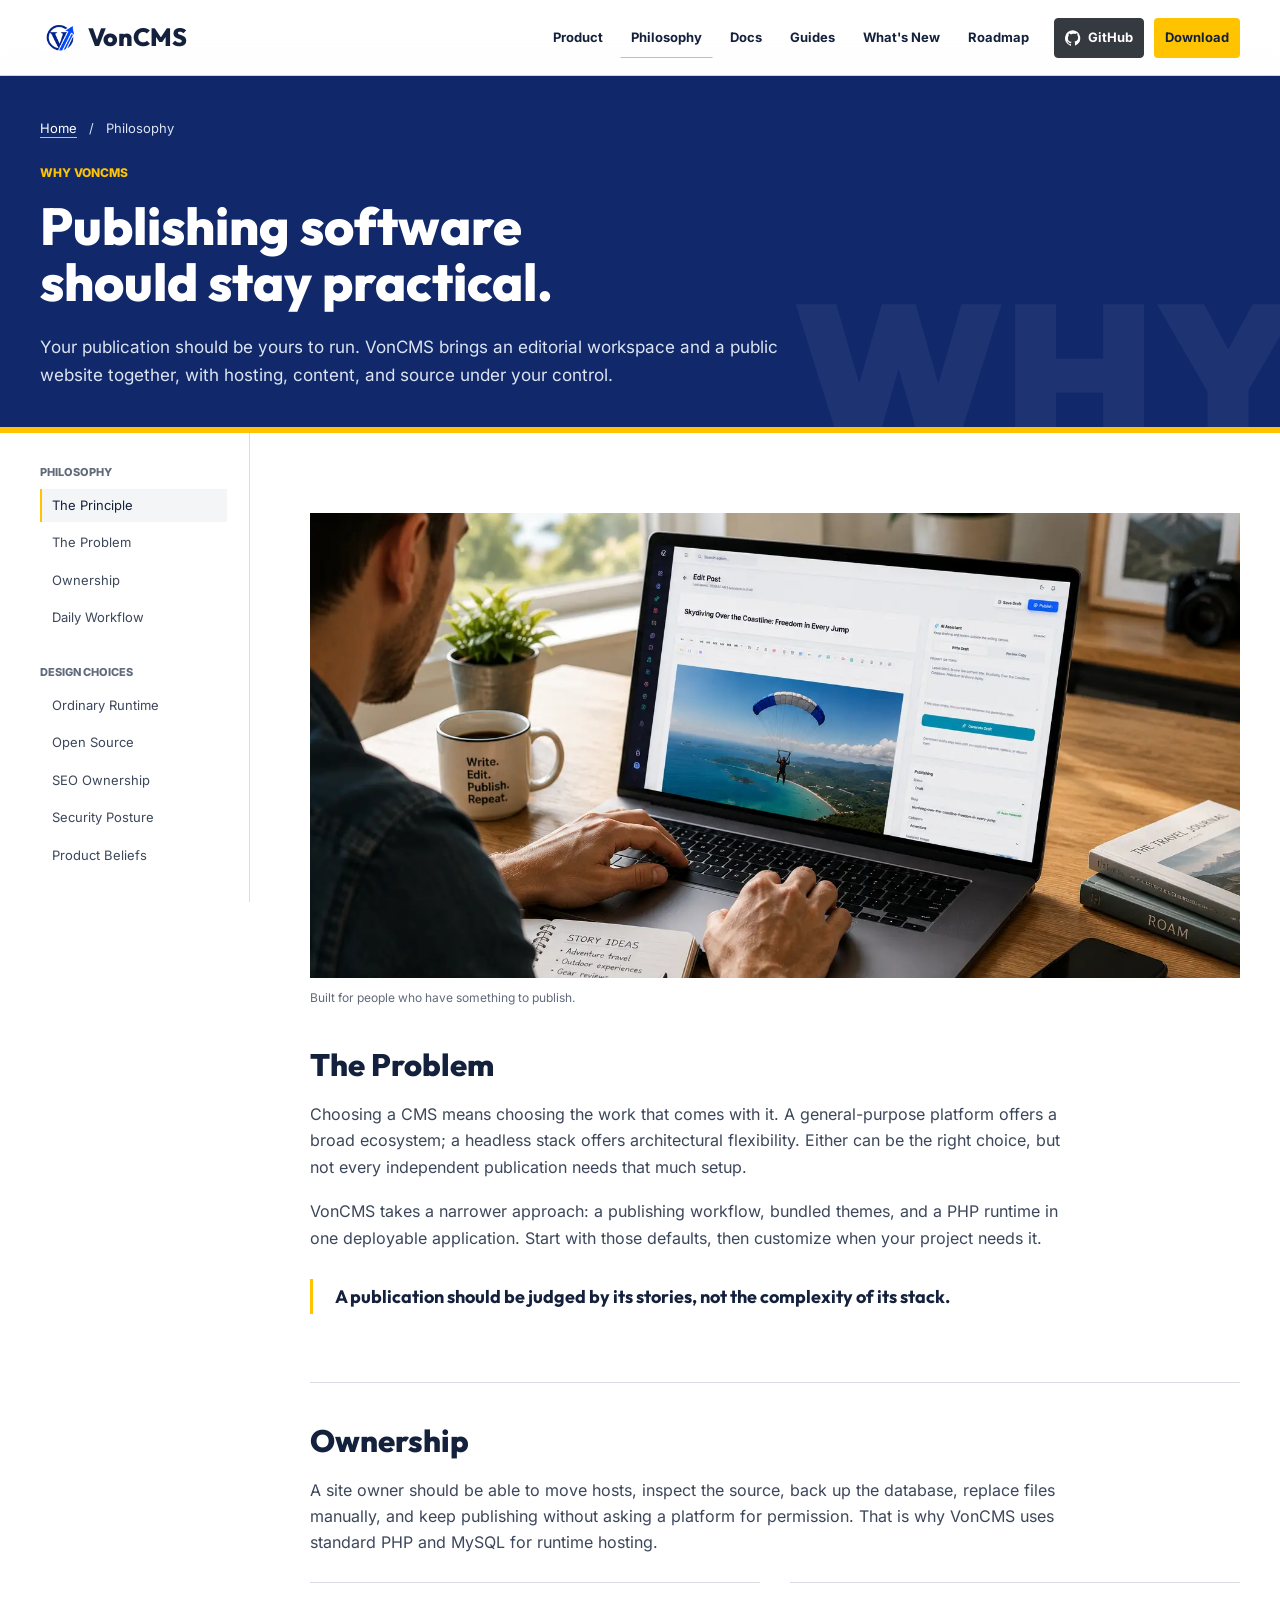
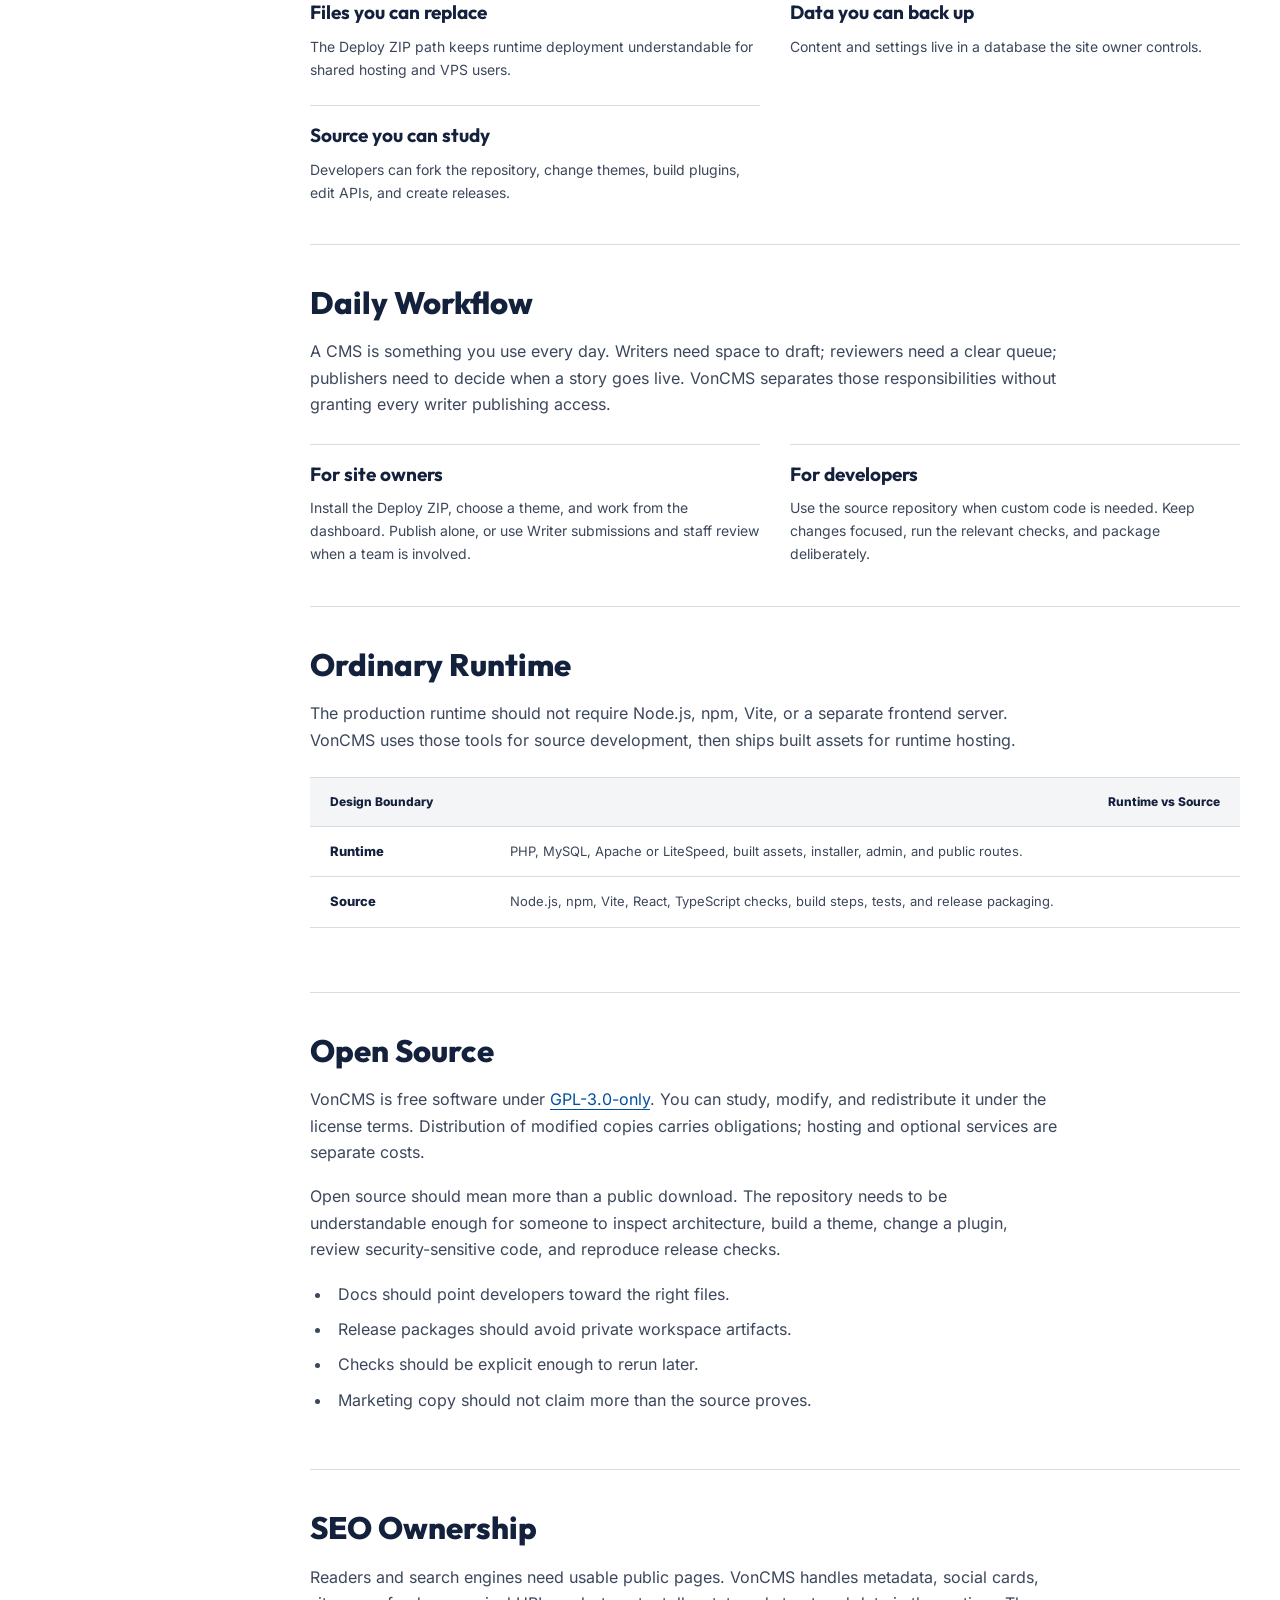
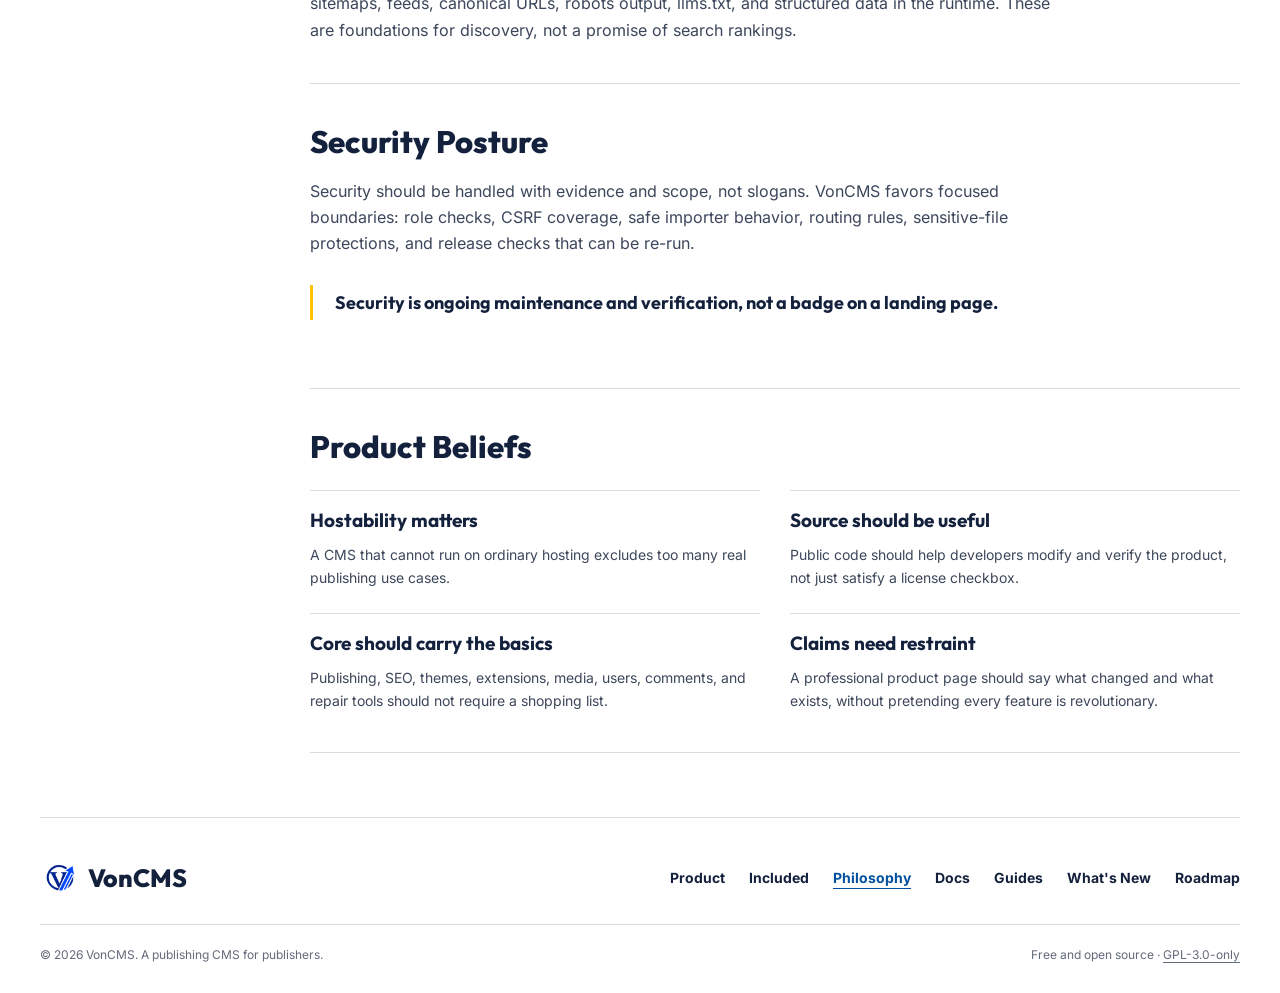
<file: philosophy.html>
<!DOCTYPE html>
<html lang="en">
<head>
<meta charset="UTF-8" />
<meta name="viewport" content="width=device-width, initial-scale=1.0" />
<meta name="referrer" content="strict-origin-when-cross-origin">
<meta name="robots" content="index, follow, max-image-preview:large" />
<title>Why VonCMS? Publishing CMS for Independent Publishers</title>
<meta name="description" content="Why VonCMS? A self-hosted publishing CMS for independent publishers and journalists who want ownership of their content, SEO, and hosting." />
<link rel="icon" type="image/x-icon" href="upload/icon.ico?v=20260811">
<link rel="apple-touch-icon" href="upload/logo2.png">

<link rel="canonical" href="https://getvoncms.com/philosophy.html" />
<link rel="alternate" hreflang="en" href="https://getvoncms.com/philosophy.html" />
<link rel="alternate" hreflang="x-default" href="https://getvoncms.com/philosophy.html" />
<meta property="og:type" content="website" />
<meta property="og:url" content="https://getvoncms.com/philosophy.html" />
<meta property="og:title" content="Why VonCMS? Publishing CMS for Independent Publishers" />
<meta property="og:description" content="Why VonCMS? A self-hosted publishing CMS for independent publishers and journalists who want ownership of their content, SEO, and hosting." />
<meta property="og:site_name" content="VonCMS" />
<meta property="og:locale" content="en_US" />
<meta property="og:image" content="https://getvoncms.com/upload/og-voncms-1200x630.jpg" />
<meta property="og:image:width" content="1200" />
<meta property="og:image:height" content="630" />
<meta property="og:image:type" content="image/jpeg" />
<meta property="og:image:alt" content="Vorro, the VonCMS owl mascot, writing a news story at a laptop" />
<meta name="twitter:card" content="summary_large_image" />
<meta name="twitter:url" content="https://getvoncms.com/philosophy.html" />
<meta name="twitter:title" content="Why VonCMS? Publishing CMS for Independent Publishers" />
<meta name="twitter:description" content="Why VonCMS? A self-hosted publishing CMS for independent publishers and journalists who want ownership of their content, SEO, and hosting." />
<meta name="twitter:image" content="https://getvoncms.com/upload/og-voncms-1200x630.jpg" />
<meta name="twitter:image:alt" content="Vorro, the VonCMS owl mascot, writing a news story at a laptop" />

<script type="application/ld+json">
{
  "@context": "https://schema.org",
  "@type": "WebPage",
  "name": "Why VonCMS? Publishing CMS for Independent Publishers",
  "description": "Why VonCMS? A self-hosted publishing CMS for independent publishers and journalists who want ownership of their content, SEO, and hosting.",
  "url": "https://getvoncms.com/philosophy.html",
  "about": {
    "@type": "SoftwareApplication",
    "name": "VonCMS",
    "applicationCategory": "BusinessApplication"
  },
  "isPartOf": {
    "@type": "WebSite",
    "name": "VonCMS",
    "url": "https://getvoncms.com/"
  }
}
</script>

<script type="application/ld+json">
{
  "@context": "https://schema.org",
  "@type": "BreadcrumbList",
  "itemListElement": [
    { "@type": "ListItem", "position": 1, "name": "Home", "item": "https://getvoncms.com/" },
    { "@type": "ListItem", "position": 2, "name": "Philosophy", "item": "https://getvoncms.com/philosophy.html" }
  ]
}
</script>

<link rel="preload" href="upload/fonts/inter-latin-v20.woff2" as="font" type="font/woff2" crossorigin>
<link rel="preload" href="upload/fonts/outfit-latin-v15.woff2" as="font" type="font/woff2" crossorigin>
<link rel="stylesheet" href="css/fonts.css?v=20261002-local">
<link rel="stylesheet" href="css/site.css?v=20261025-roadmap">
<link rel="stylesheet" href="css/manifesto.css?v=20261001-yellow-cmd">
</head>
<body>
<a class="skip-link" href="#page-content">Skip to content</a>

<nav class="site-nav" aria-label="Main navigation">
  <div class="nav-inner">
  <a class="nav-logo" href="index.html" aria-label="VonCMS home">
    <img src="upload/logo-mark-128.webp" alt="" width="34" height="34">
    <span>VonCMS</span>
  </a>
  <button class="burger" id="burger-btn" type="button" aria-label="Open navigation" aria-expanded="false" aria-controls="nav-links">
    <span></span><span></span><span></span>
  </button>
  <ul class="nav-links" id="nav-links" aria-label="Primary navigation">
    <li><a href="index.html#product">Product</a></li>
    <li><a href="philosophy.html" aria-current="page">Philosophy</a></li>
    <li><a href="docs.html">Docs</a></li>
    <li><a href="guides.html">Guides</a></li>
    <li><a href="whats-new.html">What's New</a></li>
    <li class="nav-roadmap"><a href="roadmap.html">Roadmap</a></li>
    <li><a href="https://github.com/Vondereich/VonCMS" rel="noopener noreferrer" class="nav-link-strong"><svg class="nav-github-icon" viewBox="0 0 16 16" aria-hidden="true" focusable="false"><path d="M8 0.2a8 8 0 0 0-2.53 15.59c0.4 0.07 0.55-0.17 0.55-0.38v-1.36c-2.23 0.49-2.7-0.95-2.7-0.95-0.36-0.92-0.89-1.17-0.89-1.17-0.73-0.5 0.06-0.49 0.06-0.49 0.8 0.06 1.23 0.83 1.23 0.83 0.72 1.22 1.87 0.87 2.33 0.67 0.07-0.52 0.28-0.87 0.51-1.07-1.78-0.2-3.65-0.89-3.65-3.96 0-0.88 0.31-1.59 0.82-2.15-0.08-0.2-0.36-1.02 0.08-2.12 0 0 0.67-0.22 2.2 0.82A7.6 7.6 0 0 1 8 3.7c0.68 0 1.36 0.09 2 0.27 1.52-1.04 2.19-0.82 2.19-0.82 0.44 1.1 0.16 1.92 0.08 2.12 0.51 0.56 0.82 1.27 0.82 2.15 0 3.08-1.87 3.75-3.66 3.95 0.29 0.25 0.54 0.74 0.54 1.49v2.21c0 0.21 0.15 0.46 0.55 0.38A8 8 0 0 0 8 0.2Z"/></svg><span>GitHub</span></a></li>
    <li><a href="https://github.com/Vondereich/VonCMS/releases/latest" rel="noopener noreferrer" class="nav-cta">Download</a></li>
  </ul>
  </div>
</nav>

<header class="subpage-masthead" id="principle" data-mark="WHY">
  <div class="shell">
    <p class="page-trail"><a href="index.html">Home</a><span>/</span>Philosophy</p>
    <div class="hero-badge">Why VonCMS</div>
    <h1>Publishing software should stay practical.</h1>
    <p class="lead">
      Your publication should be yours to run. VonCMS brings an editorial workspace and a public website together, with hosting, content, and source under your control.
    </p>
  </div>
</header>

<div class="layout shell">
  <aside aria-label="Philosophy contents">
    <button class="toc-toggle" type="button" aria-expanded="false" aria-controls="page-toc" hidden>On this page</button>
    <div class="toc-content" id="page-toc">
    <div class="sidebar-group">
      <div class="sidebar-label">Philosophy</div>
      <ul class="sidebar-links">
        <li><a href="#principle" class="active">The Principle</a></li>
        <li><a href="#problem">The Problem</a></li>
        <li><a href="#ownership">Ownership</a></li>
        <li><a href="#workflow">Daily Workflow</a></li>
      </ul>
    </div>

    <div class="sidebar-group">
      <div class="sidebar-label">Design Choices</div>
      <ul class="sidebar-links">
        <li><a href="#runtime">Ordinary Runtime</a></li>
        <li><a href="#source">Open Source</a></li>
        <li><a href="#seo">SEO Ownership</a></li>
        <li><a href="#security">Security Posture</a></li>
        <li><a href="#beliefs">Product Beliefs</a></li>
      </ul>
    </div>
    </div>
  </aside>

  <main id="page-content">
    <figure class="principle-image"><img src="upload/publisher.webp" alt="Illustration of an independent publisher working on their own publication" width="1536" height="1024" loading="lazy" decoding="async"><figcaption>Built for people who have something to publish.</figcaption></figure>

    <section id="problem">
      <h2>The Problem</h2>
      <p>Choosing a CMS means choosing the work that comes with it. A general-purpose platform offers a broad ecosystem; a headless stack offers architectural flexibility. Either can be the right choice, but not every independent publication needs that much setup.</p>
      <p>VonCMS takes a narrower approach: a publishing workflow, bundled themes, and a PHP runtime in one deployable application. Start with those defaults, then customize when your project needs it.</p>
      <div class="quote-block">
        <blockquote>A publication should be judged by its stories, not the complexity of its stack.</blockquote>
      </div>
    </section>

    <section id="ownership">
      <h2>Ownership</h2>
      <p>A site owner should be able to move hosts, inspect the source, back up the database, replace files manually, and keep publishing without asking a platform for permission. That is why VonCMS uses standard PHP and MySQL for runtime hosting.</p>
      <div class="grid">
        <div class="card">
          <h3>Files you can replace</h3>
          <p>The Deploy ZIP path keeps runtime deployment understandable for shared hosting and VPS users.</p>
        </div>
        <div class="card">
          <h3>Data you can back up</h3>
          <p>Content and settings live in a database the site owner controls.</p>
        </div>
        <div class="card">
          <h3>Source you can study</h3>
          <p>Developers can fork the repository, change themes, build plugins, edit APIs, and create releases.</p>
        </div>
      </div>
    </section>

    <section id="workflow">
      <h2>Daily Workflow</h2>
      <p>A CMS is something you use every day. Writers need space to draft; reviewers need a clear queue; publishers need to decide when a story goes live. VonCMS separates those responsibilities without granting every writer publishing access.</p>
      <div class="grid">
        <div class="card">
          <h3>For site owners</h3>
          <p>Install the Deploy ZIP, choose a theme, and work from the dashboard. Publish alone, or use Writer submissions and staff review when a team is involved.</p>
        </div>
        <div class="card">
          <h3>For developers</h3>
          <p>Use the source repository when custom code is needed. Keep changes focused, run the relevant checks, and package deliberately.</p>
        </div>
      </div>
    </section>

    <section id="runtime">
      <h2>Ordinary Runtime</h2>
      <p>The production runtime should not require Node.js, npm, Vite, or a separate frontend server. VonCMS uses those tools for source development, then ships built assets for runtime hosting.</p>
      <div class="tech-spec">
        <header>
          <span>Design Boundary</span>
          <span>Runtime vs Source</span>
        </header>
        <div class="tech-line">
          <span class="tech-label">Runtime</span>
          <span class="tech-val">PHP, MySQL, Apache or LiteSpeed, built assets, installer, admin, and public routes.</span>
        </div>
        <div class="tech-line">
          <span class="tech-label">Source</span>
          <span class="tech-val">Node.js, npm, Vite, React, TypeScript checks, build steps, tests, and release packaging.</span>
        </div>
      </div>
    </section>

    <section id="source">
      <h2>Open Source</h2>
      <p>VonCMS is free software under <a href="https://github.com/Vondereich/VonCMS/blob/main/LICENSE.md">GPL-3.0-only</a>. You can study, modify, and redistribute it under the license terms. Distribution of modified copies carries obligations; hosting and optional services are separate costs.</p>
      <p>Open source should mean more than a public download. The repository needs to be understandable enough for someone to inspect architecture, build a theme, change a plugin, review security-sensitive code, and reproduce release checks.</p>
      <ul>
        <li>Docs should point developers toward the right files.</li>
        <li>Release packages should avoid private workspace artifacts.</li>
        <li>Checks should be explicit enough to rerun later.</li>
        <li>Marketing copy should not claim more than the source proves.</li>
      </ul>
    </section>

    <section id="seo">
      <h2>SEO Ownership</h2>
      <p>Readers and search engines need usable public pages. VonCMS handles metadata, social cards, sitemaps, feeds, canonical URLs, robots output, llms.txt, and structured data in the runtime. These are foundations for discovery, not a promise of search rankings.</p>
    </section>

    <section id="security">
      <h2>Security Posture</h2>
      <p>Security should be handled with evidence and scope, not slogans. VonCMS favors focused boundaries: role checks, CSRF coverage, safe importer behavior, routing rules, sensitive-file protections, and release checks that can be re-run.</p>
      <div class="quote-block">
        <blockquote>Security is ongoing maintenance and verification, not a badge on a landing page.</blockquote>
      </div>
    </section>

    <section id="beliefs">
      <h2>Product Beliefs</h2>
      <div class="grid">
        <div class="card">
          <h3>Hostability matters</h3>
          <p>A CMS that cannot run on ordinary hosting excludes too many real publishing use cases.</p>
        </div>
        <div class="card">
          <h3>Source should be useful</h3>
          <p>Public code should help developers modify and verify the product, not just satisfy a license checkbox.</p>
        </div>
        <div class="card">
          <h3>Core should carry the basics</h3>
          <p>Publishing, SEO, themes, extensions, media, users, comments, and repair tools should not require a shopping list.</p>
        </div>
        <div class="card">
          <h3>Claims need restraint</h3>
          <p>A professional product page should say what changed and what exists, without pretending every feature is revolutionary.</p>
        </div>
      </div>
    </section>

  </main>
</div>

<footer class="site-footer">
  <div class="footer-top"><a class="footer-brand" href="index.html"><img src="upload/logo-mark-128.webp" alt="" width="38" height="38"><span>VonCMS</span></a><ul class="footer-links"><li><a href="index.html#product">Product</a></li><li><a href="index.html#included">Included</a></li><li><a href="philosophy.html" aria-current="page">Philosophy</a></li><li><a href="docs.html">Docs</a></li><li><a href="guides.html">Guides</a></li><li><a href="whats-new.html">What's New</a></li><li><a href="roadmap.html">Roadmap</a></li></ul></div>
  <div class="footer-bottom"><p>&copy; <span data-current-year>2026</span> VonCMS. A publishing CMS for publishers.</p><p>Free and open source &middot; <a href="https://github.com/Vondereich/VonCMS/blob/main/LICENSE.md">GPL-3.0-only</a></p></div>
</footer>

<script src="js/main.js?v=20261121-toast" defer></script>
</body>
</html>
</file>
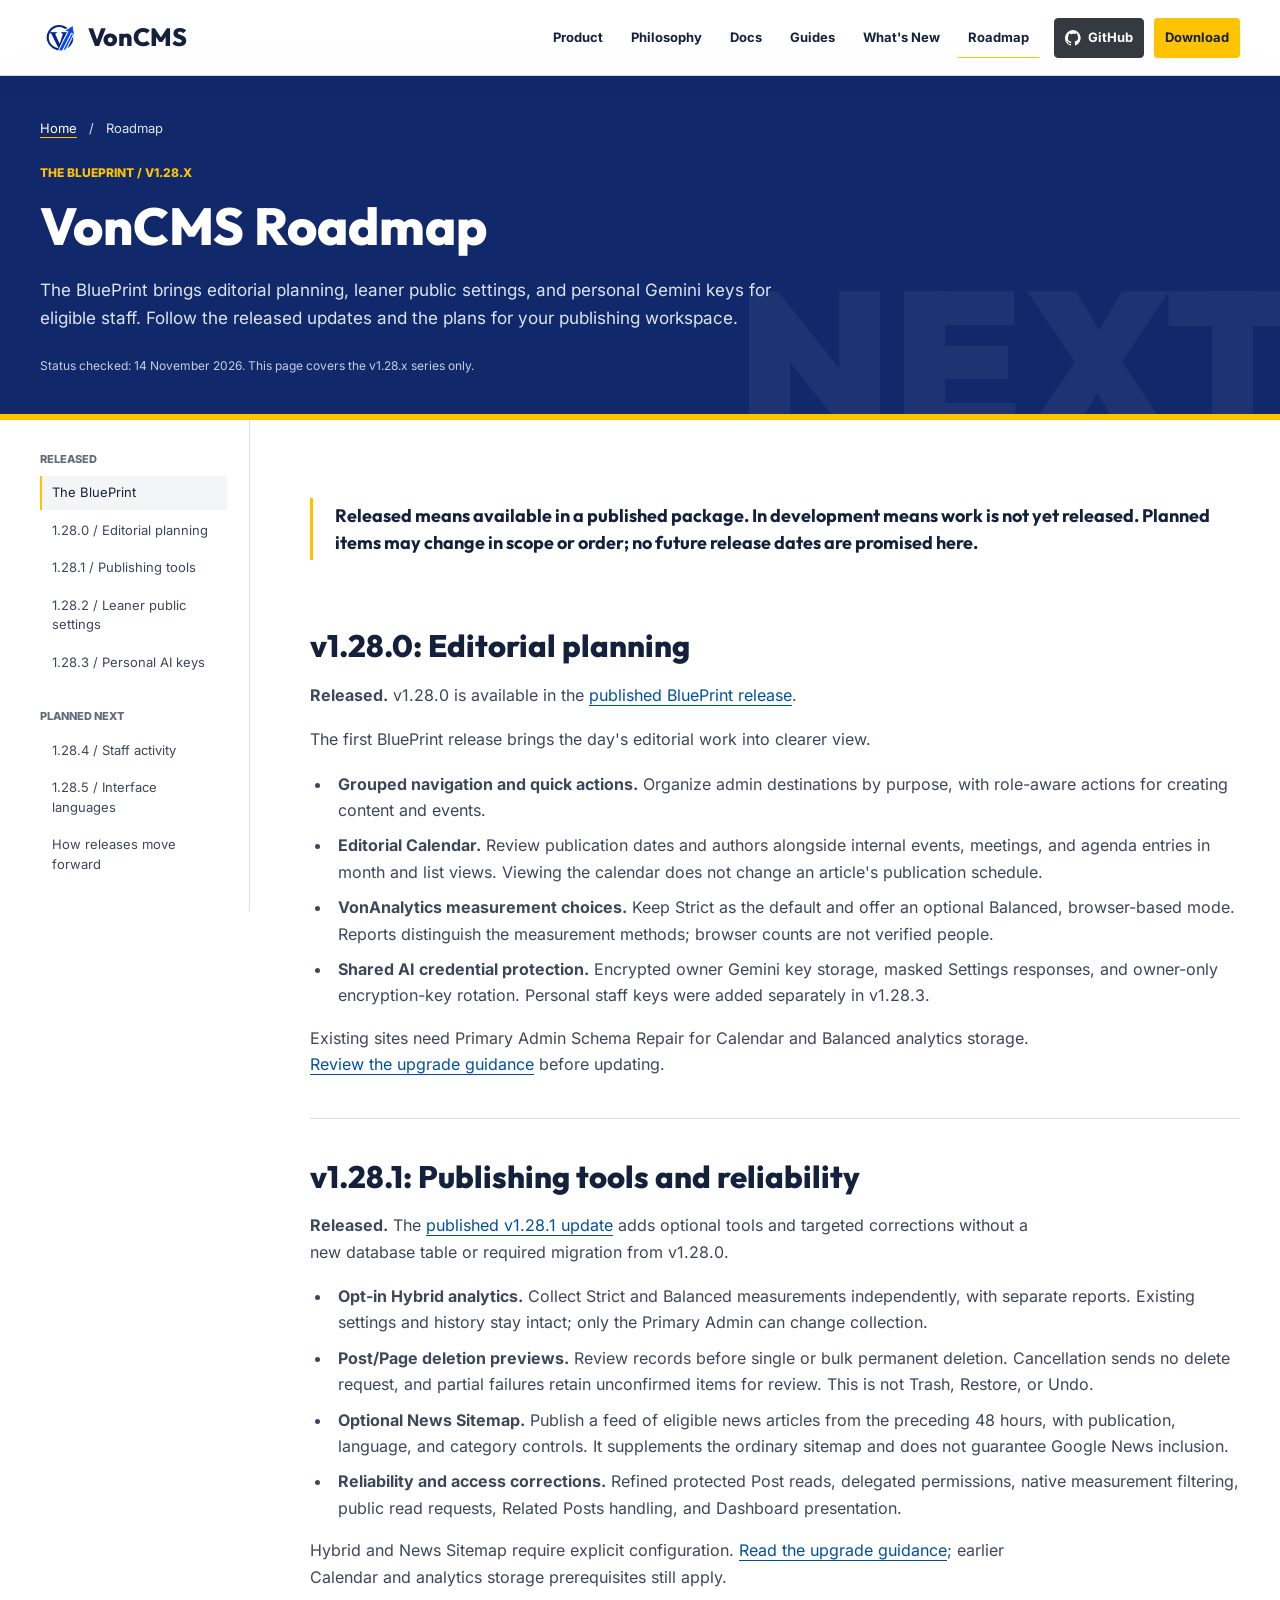
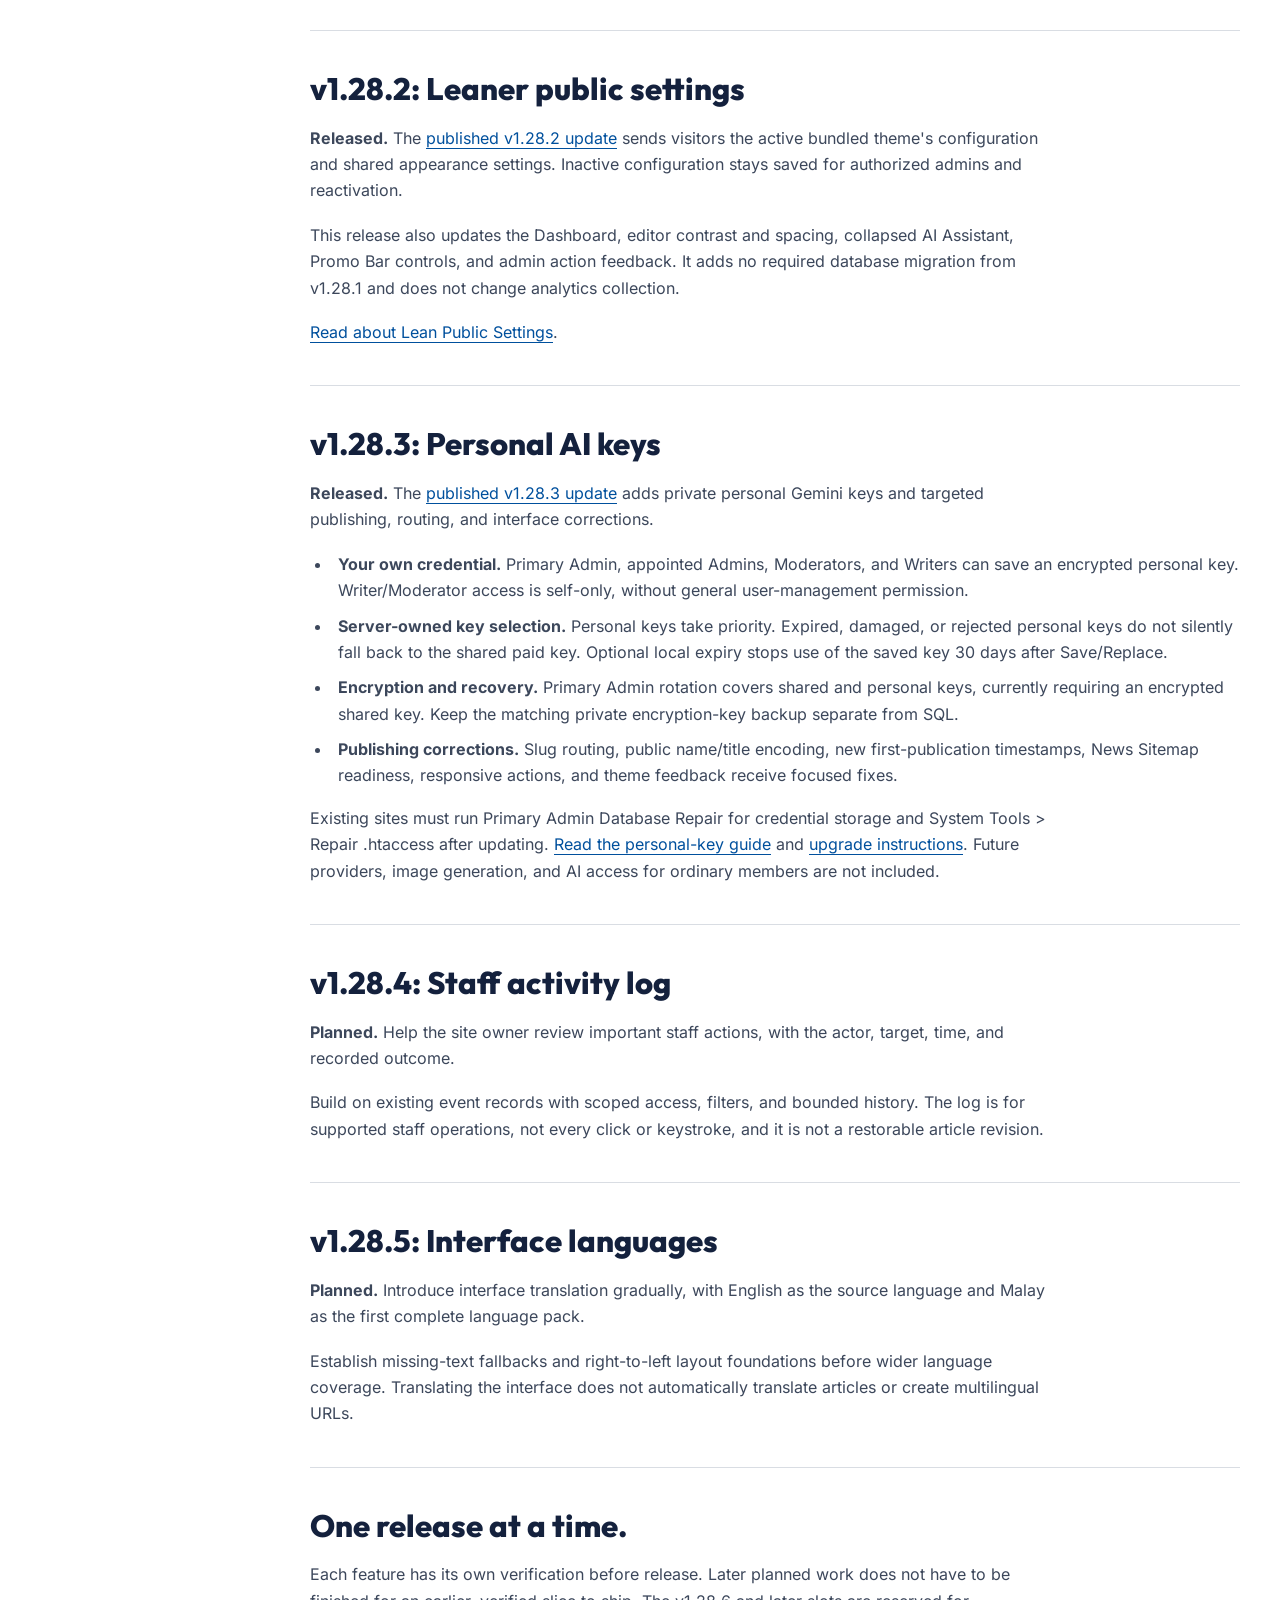
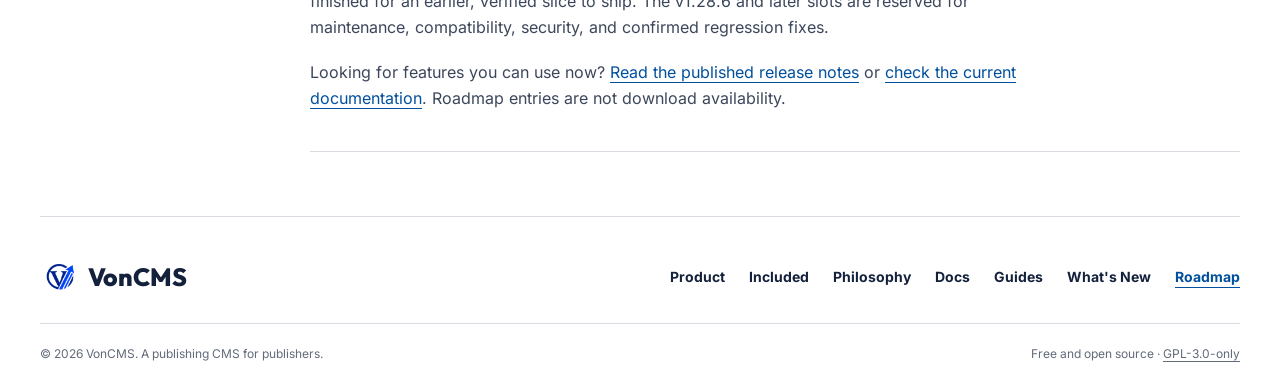
<file: roadmap.html>
<!DOCTYPE html>
<html lang="en">
<head>
<meta charset="UTF-8">
<meta name="viewport" content="width=device-width, initial-scale=1">
<meta name="referrer" content="strict-origin-when-cross-origin">
<meta name="robots" content="index, follow, max-image-preview:large">
<title>VonCMS Roadmap | v1.28 Publishing CMS Development</title>
<meta name="description" content="Track the VonCMS v1.28 roadmap: released editorial tools, Lean Public Settings and personal AI keys, plus planned staff activity and interface languages.">
<link rel="canonical" href="https://getvoncms.com/roadmap.html">
<link rel="alternate" hreflang="en" href="https://getvoncms.com/roadmap.html">
<link rel="alternate" hreflang="x-default" href="https://getvoncms.com/roadmap.html">
<link rel="icon" type="image/x-icon" href="upload/icon.ico?v=20260811">
<link rel="apple-touch-icon" href="upload/logo2.png">
<meta property="og:type" content="website">
<meta property="og:url" content="https://getvoncms.com/roadmap.html">
<meta property="og:title" content="VonCMS Roadmap | v1.28 Publishing CMS Development">
<meta property="og:description" content="Track the VonCMS v1.28 roadmap: released editorial tools, Lean Public Settings and personal AI keys, plus planned staff activity and interface languages.">
<meta property="og:site_name" content="VonCMS">
<meta property="og:locale" content="en_US">
<meta property="og:image" content="https://getvoncms.com/upload/og-voncms-1200x630.jpg">
<meta property="og:image:width" content="1200">
<meta property="og:image:height" content="630">
<meta property="og:image:type" content="image/jpeg">
<meta property="og:image:alt" content="Vorro, the VonCMS owl mascot, writing a news story at a laptop">
<meta name="twitter:card" content="summary_large_image">
<meta name="twitter:url" content="https://getvoncms.com/roadmap.html">
<meta name="twitter:title" content="VonCMS Roadmap | v1.28 Publishing CMS Development">
<meta name="twitter:description" content="Track the VonCMS v1.28 roadmap: released editorial tools, Lean Public Settings and personal AI keys, plus planned staff activity and interface languages.">
<meta name="twitter:image" content="https://getvoncms.com/upload/og-voncms-1200x630.jpg">
<meta name="twitter:image:alt" content="Vorro, the VonCMS owl mascot, writing a news story at a laptop">
<script type="application/ld+json">
{
  "@context": "https://schema.org",
  "@type": "WebPage",
  "name": "VonCMS Roadmap | v1.28 Publishing CMS Development",
  "description": "Track the VonCMS v1.28 roadmap: released editorial tools, Lean Public Settings and personal AI keys, plus planned staff activity and interface languages.",
  "url": "https://getvoncms.com/roadmap.html",
  "dateModified": "2026-11-14",
  "about": { "@type": "SoftwareApplication", "name": "VonCMS", "applicationCategory": "BusinessApplication" },
  "isPartOf": { "@type": "WebSite", "name": "VonCMS", "url": "https://getvoncms.com/" }
}
</script>
<script type="application/ld+json">
{
  "@context": "https://schema.org",
  "@type": "BreadcrumbList",
  "itemListElement": [
    { "@type": "ListItem", "position": 1, "name": "Home", "item": "https://getvoncms.com/" },
    { "@type": "ListItem", "position": 2, "name": "Roadmap", "item": "https://getvoncms.com/roadmap.html" }
  ]
}
</script>
<link rel="preload" href="upload/fonts/inter-latin-v20.woff2" as="font" type="font/woff2" crossorigin>
<link rel="preload" href="upload/fonts/outfit-latin-v15.woff2" as="font" type="font/woff2" crossorigin>
<link rel="stylesheet" href="css/fonts.css?v=20261002-local">
<link rel="stylesheet" href="css/site.css?v=20261025-roadmap">
<link rel="stylesheet" href="css/manifesto.css?v=20261001-yellow-cmd">
</head>
<body>
<a class="skip-link" href="#page-content">Skip to content</a>
<nav class="site-nav" aria-label="Main navigation">
  <div class="nav-inner">
    <a class="nav-logo" href="index.html" aria-label="VonCMS home"><img src="upload/logo-mark-128.webp" alt="" width="38" height="38"><span>VonCMS</span></a>
    <button class="burger" id="burger-btn" type="button" aria-label="Open navigation" aria-expanded="false" aria-controls="nav-links"><span></span><span></span><span></span></button>
    <ul class="nav-links" id="nav-links" aria-label="Primary navigation">
      <li><a href="index.html#product">Product</a></li>
      <li><a href="philosophy.html">Philosophy</a></li>
      <li><a href="docs.html">Docs</a></li>
      <li><a href="guides.html">Guides</a></li>
      <li><a href="whats-new.html">What's New</a></li>
      <li class="nav-roadmap"><a href="roadmap.html" aria-current="page">Roadmap</a></li>
      <li><a href="https://github.com/Vondereich/VonCMS" class="nav-link-strong"><svg class="nav-github-icon" viewBox="0 0 16 16" aria-hidden="true"><path d="M8 0a8 8 0 0 0-2.53 15.59c.4.07.55-.17.55-.38v-1.36c-2.23.49-2.7-.95-2.7-.95-.36-.92-.89-1.17-.89-1.17-.73-.5.06-.49.06-.49.8.06 1.23.83 1.23.83.72 1.22 1.87.87 2.33.67.07-.52.28-.87.51-1.07-1.78-.2-3.65-.89-3.65-3.96 0-.88.31-1.59.82-2.15-.08-.2-.36-1.02.08-2.12 0 0 .67-.22 2.2.82A7.6 7.6 0 0 1 8 3.7c.68 0 1.36.09 2 .27 1.52-1.04 2.19-.82 2.19-.82.44 1.1.16 1.92.08 2.12.51.56.82 1.27.82 2.15 0 3.08-1.87 3.75-3.66 3.95.29.25.54.74.54 1.49v2.21c0 .21.15.46.55.38A8 8 0 0 0 8 0Z"/></svg><span>GitHub</span></a></li>
      <li><a href="https://github.com/Vondereich/VonCMS/releases/latest" class="nav-cta">Download</a></li>
    </ul>
  </div>
</nav>
<header class="subpage-masthead" id="overview" data-mark="NEXT">
  <div class="shell">
    <p class="page-trail"><a href="index.html">Home</a><span>/</span>Roadmap</p>
    <div class="hero-badge">The BluePrint / v1.28.x</div>
    <h1>VonCMS Roadmap</h1>
    <p class="lead">The BluePrint brings editorial planning, leaner public settings, and personal Gemini keys for eligible staff. Follow the released updates and the plans for your publishing workspace.</p>
    <p class="page-note">Status checked: <time datetime="2026-11-14">14 November 2026</time>. This page covers the v1.28.x series only.</p>
  </div>
</header>
<div class="layout shell">
  <aside aria-label="Roadmap contents">
    <button class="toc-toggle" type="button" aria-expanded="false" aria-controls="page-toc" hidden>On this page</button>
    <div class="toc-content" id="page-toc">
      <div class="sidebar-group">
        <div class="sidebar-label">Released</div>
        <ul class="sidebar-links">
          <li><a href="#overview" class="active">The BluePrint</a></li>
          <li><a href="#v1-28-0">1.28.0 / Editorial planning</a></li>
          <li><a href="#v1-28-1">1.28.1 / Publishing tools</a></li>
          <li><a href="#v1-28-2">1.28.2 / Leaner public settings</a></li>
          <li><a href="#v1-28-3">1.28.3 / Personal AI keys</a></li>
        </ul>
      </div>
      <div class="sidebar-group">
        <div class="sidebar-label">Planned next</div>
        <ul class="sidebar-links">
          <li><a href="#v1-28-4">1.28.4 / Staff activity</a></li>
          <li><a href="#v1-28-5">1.28.5 / Interface languages</a></li>
          <li><a href="#delivery">How releases move forward</a></li>
        </ul>
      </div>
    </div>
  </aside>
  <main id="page-content">
    <div class="quote-block"><blockquote>Released means available in a published package. In development means work is not yet released. Planned items may change in scope or order; no future release dates are promised here.</blockquote></div>
    <section id="v1-28-0" data-roadmap-version="1.28.0" data-roadmap-status="released">
      <h2>v1.28.0: Editorial planning</h2>
      <p><strong>Released.</strong> v1.28.0 is available in the <a href="https://github.com/Vondereich/VonCMS/releases/tag/v.1.28.0">published BluePrint release</a>.</p>
      <p>The first BluePrint release brings the day's editorial work into clearer view.</p>
      <ul>
        <li><strong>Grouped navigation and quick actions.</strong> Organize admin destinations by purpose, with role-aware actions for creating content and events.</li>
        <li><strong>Editorial Calendar.</strong> Review publication dates and authors alongside internal events, meetings, and agenda entries in month and list views. Viewing the calendar does not change an article's publication schedule.</li>
        <li><strong>VonAnalytics measurement choices.</strong> Keep Strict as the default and offer an optional Balanced, browser-based mode. Reports distinguish the measurement methods; browser counts are not verified people.</li>
        <li><strong>Shared AI credential protection.</strong> Encrypted owner Gemini key storage, masked Settings responses, and owner-only encryption-key rotation. Personal staff keys were added separately in v1.28.3.</li>
      </ul>
      <p>Existing sites need Primary Admin Schema Repair for Calendar and Balanced analytics storage. <a href="docs.html#upgrade">Review the upgrade guidance</a> before updating.</p>
    </section>
    <section id="v1-28-1" data-roadmap-version="1.28.1" data-roadmap-status="released">
      <h2>v1.28.1: Publishing tools and reliability</h2>
      <p><strong>Released.</strong> The <a href="https://github.com/Vondereich/VonCMS/releases/tag/v.1.28.1">published v1.28.1 update</a> adds optional tools and targeted corrections without a new database table or required migration from v1.28.0.</p>
      <ul>
        <li><strong>Opt-in Hybrid analytics.</strong> Collect Strict and Balanced measurements independently, with separate reports. Existing settings and history stay intact; only the Primary Admin can change collection.</li>
        <li><strong>Post/Page deletion previews.</strong> Review records before single or bulk permanent deletion. Cancellation sends no delete request, and partial failures retain unconfirmed items for review. This is not Trash, Restore, or Undo.</li>
        <li><strong>Optional News Sitemap.</strong> Publish a feed of eligible news articles from the preceding 48 hours, with publication, language, and category controls. It supplements the ordinary sitemap and does not guarantee Google News inclusion.</li>
        <li><strong>Reliability and access corrections.</strong> Refined protected Post reads, delegated permissions, native measurement filtering, public read requests, Related Posts handling, and Dashboard presentation.</li>
      </ul>
      <p>Hybrid and News Sitemap require explicit configuration. <a href="docs.html#upgrade">Read the upgrade guidance</a>; earlier Calendar and analytics storage prerequisites still apply.</p>
    </section>
    <section id="v1-28-2" data-roadmap-version="1.28.2" data-roadmap-status="released">
      <h2>v1.28.2: Leaner public settings</h2>
      <p><strong>Released.</strong> The <a href="https://github.com/Vondereich/VonCMS/releases/tag/v.1.28.2">published v1.28.2 update</a> sends visitors the active bundled theme's configuration and shared appearance settings. Inactive configuration stays saved for authorized admins and reactivation.</p>
      <p>This release also updates the Dashboard, editor contrast and spacing, collapsed AI Assistant, Promo Bar controls, and admin action feedback. It adds no required database migration from v1.28.1 and does not change analytics collection.</p>
      <p><a href="docs.html#public-settings">Read about Lean Public Settings</a>.</p>
    </section>
    <section id="v1-28-3" data-roadmap-version="1.28.3" data-roadmap-status="released">
      <h2>v1.28.3: Personal AI keys</h2>
      <p><strong>Released.</strong> The <a href="https://github.com/Vondereich/VonCMS/releases/tag/v.1.28.3">published v1.28.3 update</a> adds private personal Gemini keys and targeted publishing, routing, and interface corrections.</p>
      <ul>
        <li><strong>Your own credential.</strong> Primary Admin, appointed Admins, Moderators, and Writers can save an encrypted personal key. Writer/Moderator access is self-only, without general user-management permission.</li>
        <li><strong>Server-owned key selection.</strong> Personal keys take priority. Expired, damaged, or rejected personal keys do not silently fall back to the shared paid key. Optional local expiry stops use of the saved key 30 days after Save/Replace.</li>
        <li><strong>Encryption and recovery.</strong> Primary Admin rotation covers shared and personal keys, currently requiring an encrypted shared key. Keep the matching private encryption-key backup separate from SQL.</li>
        <li><strong>Publishing corrections.</strong> Slug routing, public name/title encoding, new first-publication timestamps, News Sitemap readiness, responsive actions, and theme feedback receive focused fixes.</li>
      </ul>
      <p>Existing sites must run Primary Admin Database Repair for credential storage and System Tools &gt; Repair .htaccess after updating. <a href="docs.html#personal-ai">Read the personal-key guide</a> and <a href="docs.html#upgrade">upgrade instructions</a>. Future providers, image generation, and AI access for ordinary members are not included.</p>
    </section>
    <section id="v1-28-4" data-roadmap-version="1.28.4" data-roadmap-status="planned">
      <h2>v1.28.4: Staff activity log</h2>
      <p><strong>Planned.</strong> Help the site owner review important staff actions, with the actor, target, time, and recorded outcome.</p>
      <p>Build on existing event records with scoped access, filters, and bounded history. The log is for supported staff operations, not every click or keystroke, and it is not a restorable article revision.</p>
    </section>
    <section id="v1-28-5" data-roadmap-version="1.28.5" data-roadmap-status="planned">
      <h2>v1.28.5: Interface languages</h2>
      <p><strong>Planned.</strong> Introduce interface translation gradually, with English as the source language and Malay as the first complete language pack.</p>
      <p>Establish missing-text fallbacks and right-to-left layout foundations before wider language coverage. Translating the interface does not automatically translate articles or create multilingual URLs.</p>
    </section>
    <section id="delivery">
      <h2>One release at a time.</h2>
      <p>Each feature has its own verification before release. Later planned work does not have to be finished for an earlier, verified slice to ship. The v1.28.6 and later slots are reserved for maintenance, compatibility, security, and confirmed regression fixes.</p>
      <p>Looking for features you can use now? <a href="whats-new.html">Read the published release notes</a> or <a href="docs.html">check the current documentation</a>. Roadmap entries are not download availability.</p>
    </section>
  </main>
</div>
<footer class="site-footer">
  <div class="footer-top"><a class="footer-brand" href="index.html"><img src="upload/logo-mark-128.webp" alt="" width="38" height="38"><span>VonCMS</span></a><ul class="footer-links"><li><a href="index.html#product">Product</a></li><li><a href="index.html#included">Included</a></li><li><a href="philosophy.html">Philosophy</a></li><li><a href="docs.html">Docs</a></li><li><a href="guides.html">Guides</a></li><li><a href="whats-new.html">What's New</a></li><li><a href="roadmap.html" aria-current="page">Roadmap</a></li></ul></div>
  <div class="footer-bottom"><p>&copy; <span data-current-year>2026</span> VonCMS. A publishing CMS for publishers.</p><p>Free and open source &middot; <a href="https://github.com/Vondereich/VonCMS/blob/main/LICENSE.md">GPL-3.0-only</a></p></div>
</footer>
<script src="js/main.js?v=20261121-toast" defer></script>
</body>
</html>
</file>
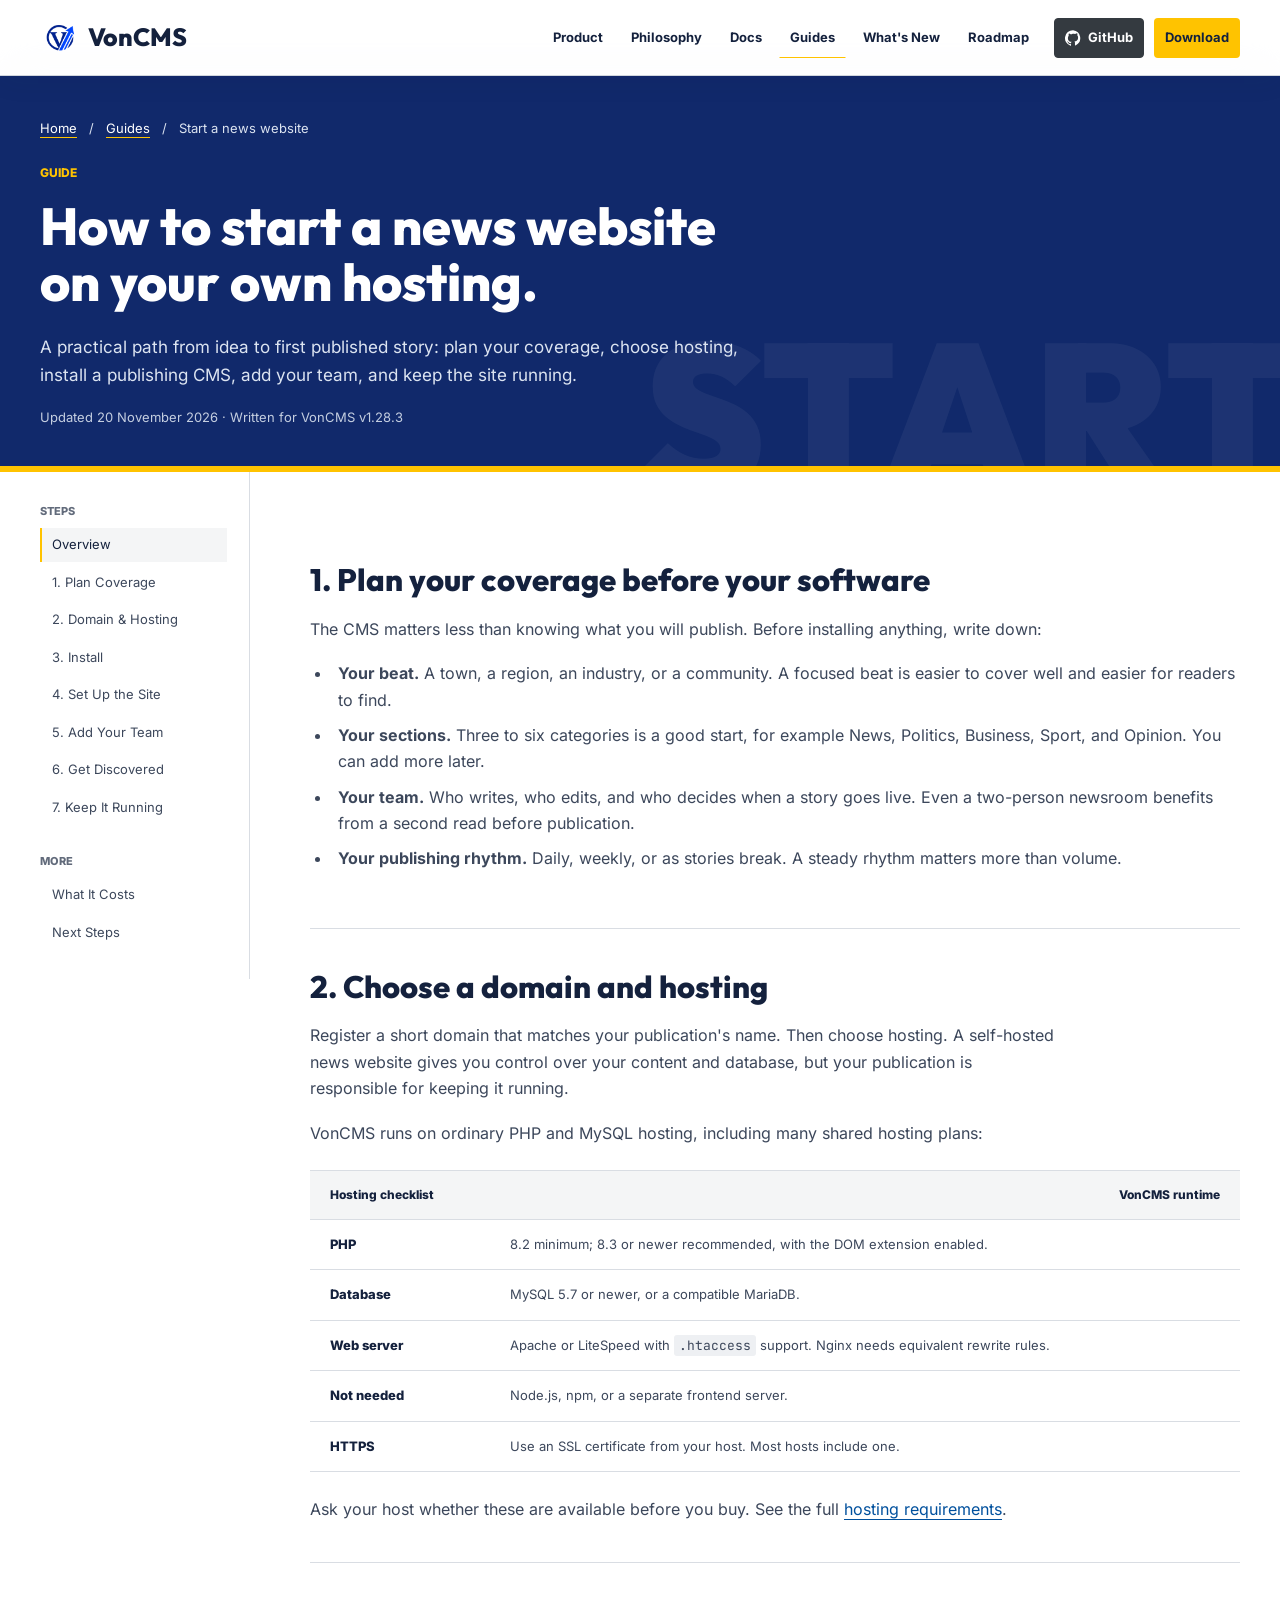
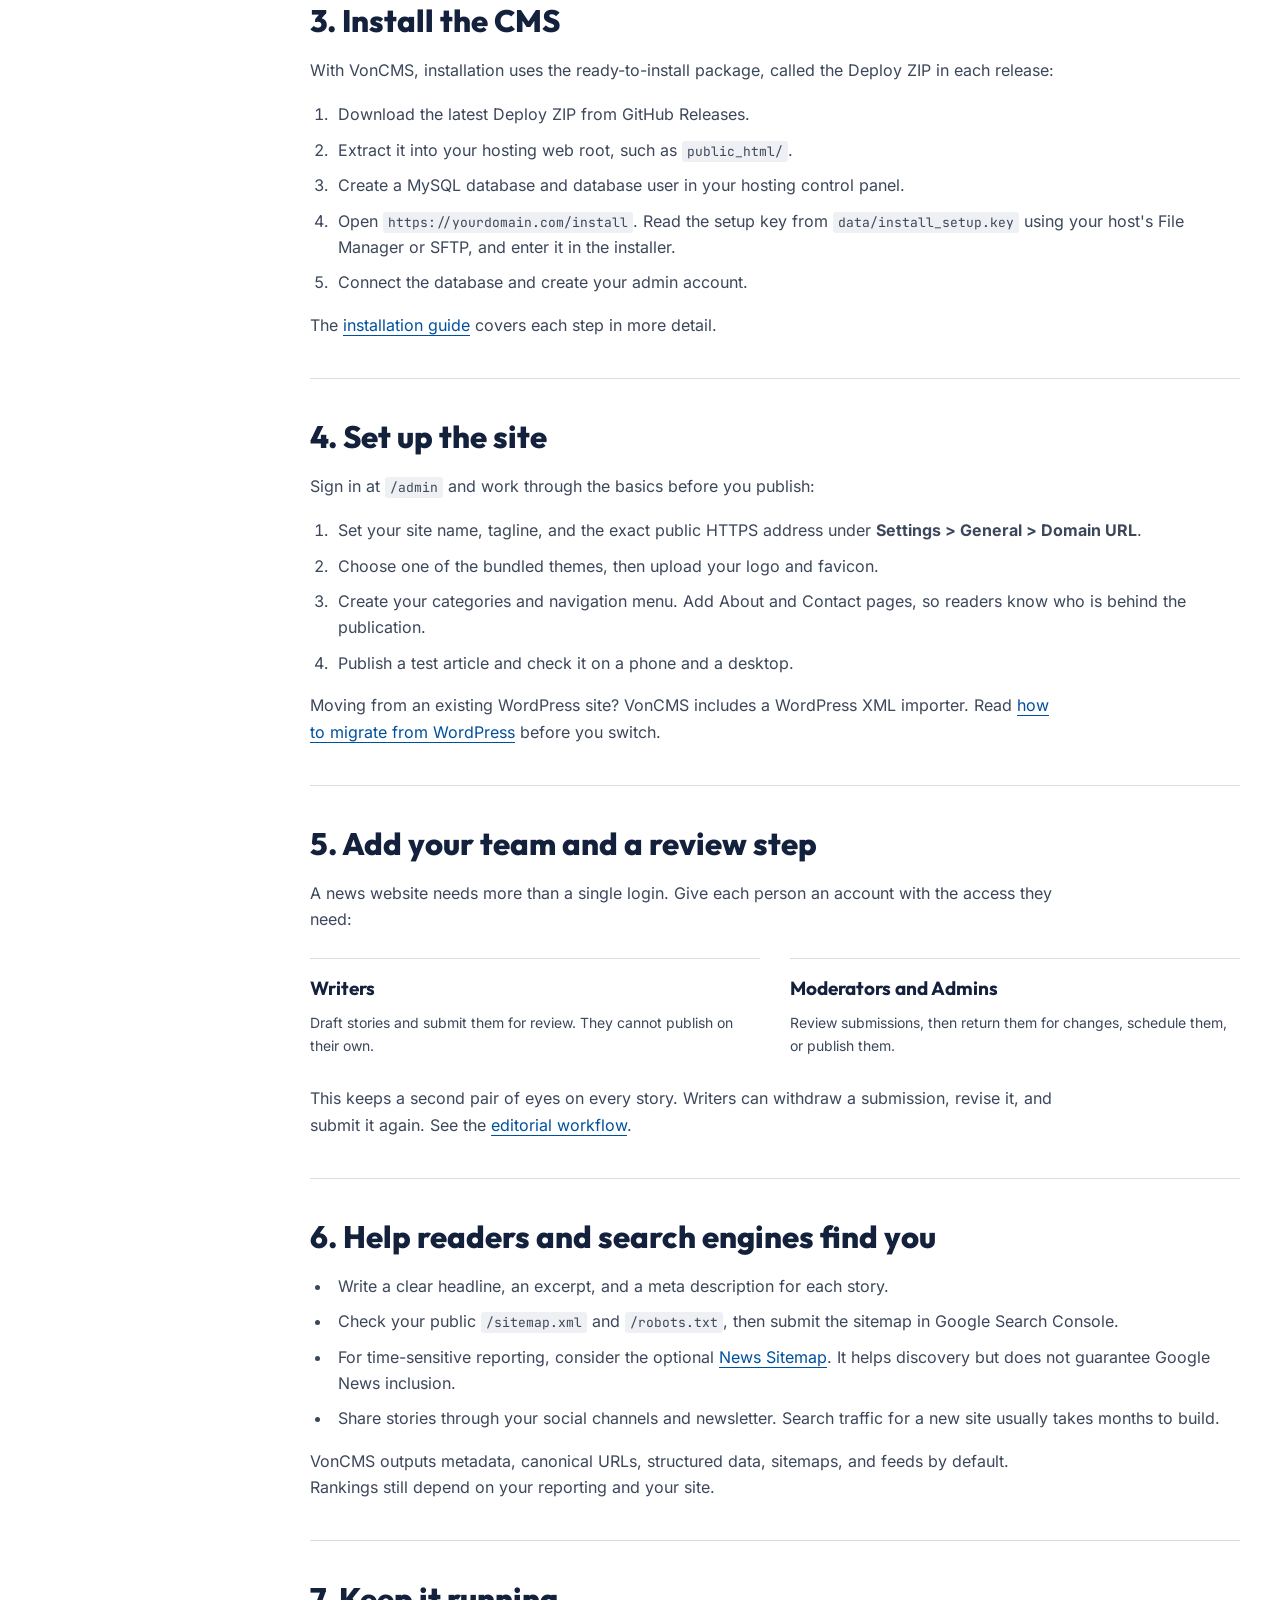
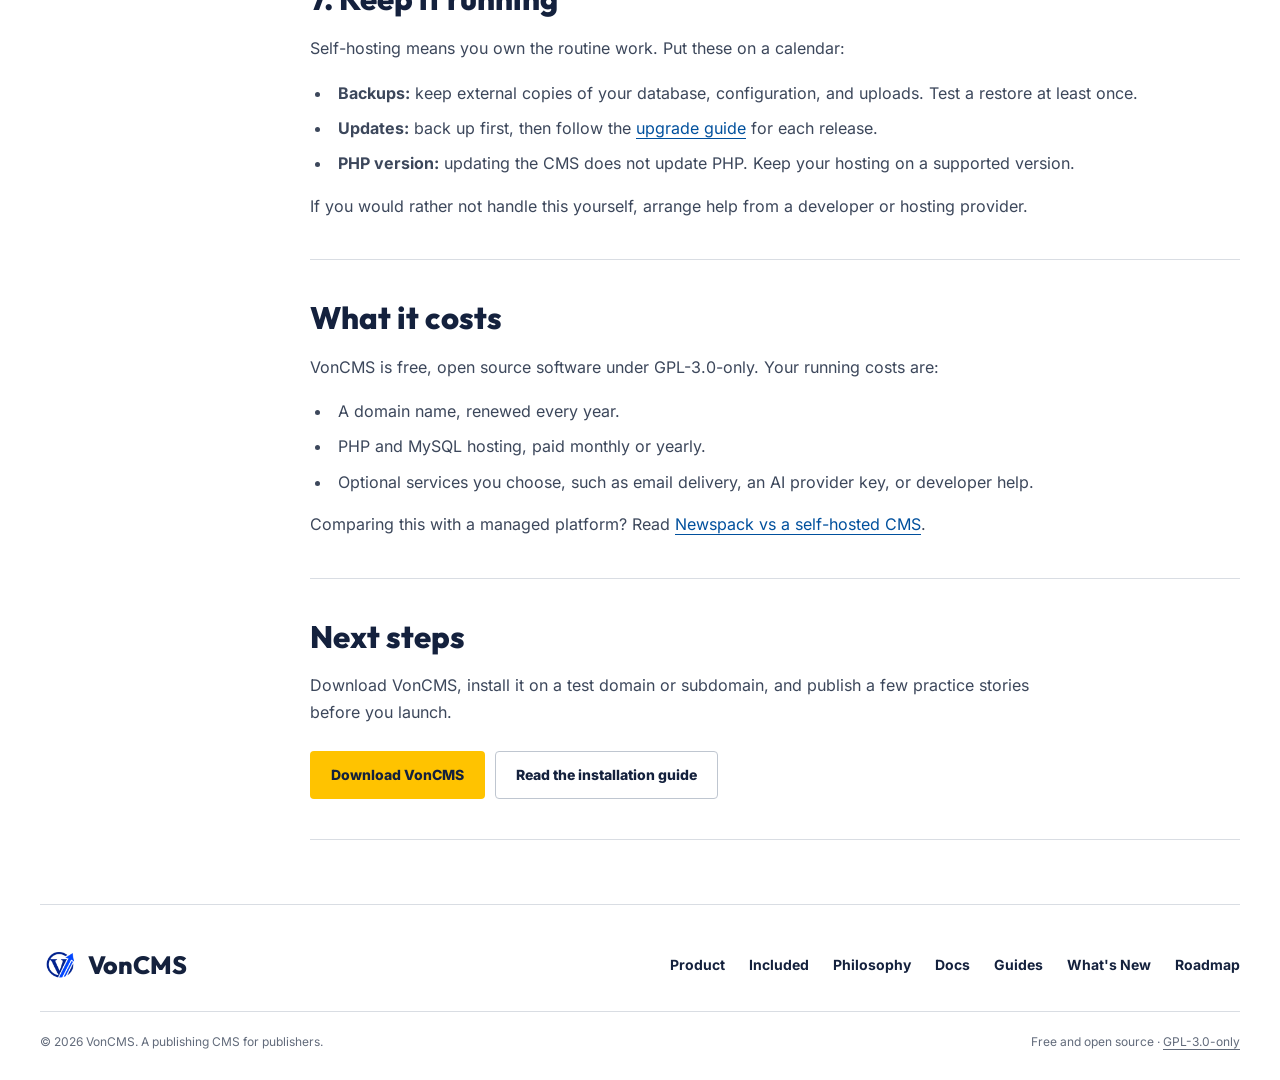
<file: start-a-news-website.html>
<!DOCTYPE html>
<html lang="en">
<head>
<meta charset="UTF-8" />
<meta name="viewport" content="width=device-width, initial-scale=1.0" />
<meta name="referrer" content="strict-origin-when-cross-origin">
<meta name="robots" content="index, follow, max-image-preview:large" />
<title>How to Start a News Website on Your Own Hosting | VonCMS</title>
<meta name="description" content="Plan, install, and launch a news website on PHP and MySQL hosting. A step-by-step guide covering hosting, setup, staff roles, SEO, and backups." />
<link rel="icon" type="image/x-icon" href="upload/icon.ico?v=20260811">
<link rel="apple-touch-icon" href="upload/logo2.png">

<link rel="canonical" href="https://getvoncms.com/start-a-news-website.html" />
<link rel="alternate" hreflang="en" href="https://getvoncms.com/start-a-news-website.html" />
<link rel="alternate" hreflang="x-default" href="https://getvoncms.com/start-a-news-website.html" />
<meta property="og:type" content="article" />
<meta property="og:url" content="https://getvoncms.com/start-a-news-website.html" />
<meta property="og:title" content="How to Start a News Website on Your Own Hosting | VonCMS" />
<meta property="og:description" content="Plan, install, and launch a news website on PHP and MySQL hosting. A step-by-step guide covering hosting, setup, staff roles, SEO, and backups." />
<meta property="og:site_name" content="VonCMS" />
<meta property="og:locale" content="en_US" />
<meta property="og:image" content="https://getvoncms.com/upload/og-voncms-1200x630.jpg" />
<meta property="og:image:width" content="1200" />
<meta property="og:image:height" content="630" />
<meta property="og:image:type" content="image/jpeg" />
<meta property="og:image:alt" content="Vorro, the VonCMS owl mascot, writing a news story at a laptop" />
<meta name="twitter:card" content="summary_large_image" />
<meta name="twitter:url" content="https://getvoncms.com/start-a-news-website.html" />
<meta name="twitter:title" content="How to Start a News Website on Your Own Hosting | VonCMS" />
<meta name="twitter:description" content="Plan, install, and launch a news website on PHP and MySQL hosting. A step-by-step guide covering hosting, setup, staff roles, SEO, and backups." />
<meta name="twitter:image" content="https://getvoncms.com/upload/og-voncms-1200x630.jpg" />
<meta name="twitter:image:alt" content="Vorro, the VonCMS owl mascot, writing a news story at a laptop" />

<script type="application/ld+json">
{
  "@context": "https://schema.org",
  "@type": "Article",
  "headline": "How to Start a News Website on Your Own Hosting",
  "description": "Plan, install, and launch a news website on PHP and MySQL hosting. A step-by-step guide covering hosting, setup, staff roles, SEO, and backups.",
  "url": "https://getvoncms.com/start-a-news-website.html",
  "mainEntityOfPage": "https://getvoncms.com/start-a-news-website.html",
  "image": "https://getvoncms.com/upload/og-voncms-1200x630.jpg",
  "datePublished": "2026-11-20",
  "dateModified": "2026-11-20",
  "inLanguage": "en",
  "author": { "@type": "Organization", "name": "VonCMS", "url": "https://getvoncms.com/" },
  "publisher": { "@type": "Organization", "name": "VonCMS", "logo": { "@type": "ImageObject", "url": "https://getvoncms.com/upload/logo2.png" } },
  "about": { "@type": "SoftwareApplication", "name": "VonCMS", "applicationCategory": "BusinessApplication" },
  "isPartOf": { "@type": "WebSite", "name": "VonCMS", "url": "https://getvoncms.com/" }
}
</script>

<script type="application/ld+json">
{
  "@context": "https://schema.org",
  "@type": "BreadcrumbList",
  "itemListElement": [
    { "@type": "ListItem", "position": 1, "name": "Home", "item": "https://getvoncms.com/" },
    { "@type": "ListItem", "position": 2, "name": "Guides", "item": "https://getvoncms.com/guides.html" },
    { "@type": "ListItem", "position": 3, "name": "Start a News Website", "item": "https://getvoncms.com/start-a-news-website.html" }
  ]
}
</script>

<link rel="preload" href="upload/fonts/inter-latin-v20.woff2" as="font" type="font/woff2" crossorigin>
<link rel="preload" href="upload/fonts/outfit-latin-v15.woff2" as="font" type="font/woff2" crossorigin>
<link rel="stylesheet" href="css/fonts.css?v=20261002-local">
<link rel="stylesheet" href="css/site.css?v=20261025-roadmap">
<link rel="stylesheet" href="css/manifesto.css?v=20261001-yellow-cmd">
<link rel="stylesheet" href="css/guides.css?v=20261120-guides">
</head>
<body>
<a class="skip-link" href="#page-content">Skip to content</a>

<nav class="site-nav" aria-label="Main navigation">
  <div class="nav-inner">
  <a class="nav-logo" href="index.html" aria-label="VonCMS home">
    <img src="upload/logo-mark-128.webp" alt="" width="34" height="34">
    <span>VonCMS</span>
  </a>
  <button class="burger" id="burger-btn" type="button" aria-label="Open navigation" aria-expanded="false" aria-controls="nav-links">
    <span></span><span></span><span></span>
  </button>
  <ul class="nav-links" id="nav-links" aria-label="Primary navigation">
    <li><a href="index.html#product">Product</a></li>
    <li><a href="philosophy.html">Philosophy</a></li>
    <li><a href="docs.html">Docs</a></li>
    <li><a href="guides.html" aria-current="page">Guides</a></li>
    <li><a href="whats-new.html">What's New</a></li>
    <li class="nav-roadmap"><a href="roadmap.html">Roadmap</a></li>
    <li><a href="https://github.com/Vondereich/VonCMS" rel="noopener noreferrer" class="nav-link-strong"><svg class="nav-github-icon" viewBox="0 0 16 16" aria-hidden="true" focusable="false"><path d="M8 0.2a8 8 0 0 0-2.53 15.59c0.4 0.07 0.55-0.17 0.55-0.38v-1.36c-2.23 0.49-2.7-0.95-2.7-0.95-0.36-0.92-0.89-1.17-0.89-1.17-0.73-0.5 0.06-0.49 0.06-0.49 0.8 0.06 1.23 0.83 1.23 0.83 0.72 1.22 1.87 0.87 2.33 0.67 0.07-0.52 0.28-0.87 0.51-1.07-1.78-0.2-3.65-0.89-3.65-3.96 0-0.88 0.31-1.59 0.82-2.15-0.08-0.2-0.36-1.02 0.08-2.12 0 0 0.67-0.22 2.2 0.82A7.6 7.6 0 0 1 8 3.7c0.68 0 1.36 0.09 2 0.27 1.52-1.04 2.19-0.82 2.19-0.82 0.44 1.1 0.16 1.92 0.08 2.12 0.51 0.56 0.82 1.27 0.82 2.15 0 3.08-1.87 3.75-3.66 3.95 0.29 0.25 0.54 0.74 0.54 1.49v2.21c0 0.21 0.15 0.46 0.55 0.38A8 8 0 0 0 8 0.2Z"/></svg><span>GitHub</span></a></li>
    <li><a href="https://github.com/Vondereich/VonCMS/releases/latest" rel="noopener noreferrer" class="nav-cta">Download</a></li>
  </ul>
  </div>
</nav>

<header class="subpage-masthead" id="overview" data-mark="START">
  <div class="shell">
    <p class="page-trail"><a href="index.html">Home</a><span>/</span><a href="guides.html">Guides</a><span>/</span>Start a news website</p>
    <div class="hero-badge">Guide</div>
    <h1>How to start a news website on your own hosting.</h1>
    <p class="lead">
      A practical path from idea to first published story: plan your coverage, choose hosting, install a publishing CMS, add your team, and keep the site running.
    </p>
    <p class="guide-meta">Updated 20 November 2026 &middot; Written for VonCMS v1.28.3</p>
  </div>
</header>

<div class="layout shell">
  <aside aria-label="Guide contents">
    <button class="toc-toggle" type="button" aria-expanded="false" aria-controls="page-toc" hidden>On this page</button>
    <div class="toc-content" id="page-toc">
    <div class="sidebar-group">
      <div class="sidebar-label">Steps</div>
      <ul class="sidebar-links">
        <li><a href="#overview" class="active">Overview</a></li>
        <li><a href="#plan">1. Plan Coverage</a></li>
        <li><a href="#hosting">2. Domain &amp; Hosting</a></li>
        <li><a href="#install">3. Install</a></li>
        <li><a href="#setup">4. Set Up the Site</a></li>
        <li><a href="#team">5. Add Your Team</a></li>
        <li><a href="#discovery">6. Get Discovered</a></li>
        <li><a href="#maintain">7. Keep It Running</a></li>
      </ul>
    </div>
    <div class="sidebar-group">
      <div class="sidebar-label">More</div>
      <ul class="sidebar-links">
        <li><a href="#costs">What It Costs</a></li>
        <li><a href="#next">Next Steps</a></li>
      </ul>
    </div>
    </div>
  </aside>

  <main id="page-content">

    <section id="plan">
      <h2>1. Plan your coverage before your software</h2>
      <p>The CMS matters less than knowing what you will publish. Before installing anything, write down:</p>
      <ul>
        <li><strong>Your beat.</strong> A town, a region, an industry, or a community. A focused beat is easier to cover well and easier for readers to find.</li>
        <li><strong>Your sections.</strong> Three to six categories is a good start, for example News, Politics, Business, Sport, and Opinion. You can add more later.</li>
        <li><strong>Your team.</strong> Who writes, who edits, and who decides when a story goes live. Even a two-person newsroom benefits from a second read before publication.</li>
        <li><strong>Your publishing rhythm.</strong> Daily, weekly, or as stories break. A steady rhythm matters more than volume.</li>
      </ul>
    </section>

    <section id="hosting">
      <h2>2. Choose a domain and hosting</h2>
      <p>Register a short domain that matches your publication's name. Then choose hosting. A self-hosted news website gives you control over your content and database, but your publication is responsible for keeping it running.</p>
      <p>VonCMS runs on ordinary PHP and MySQL hosting, including many shared hosting plans:</p>
      <div class="tech-spec">
        <header><span>Hosting checklist</span><span>VonCMS runtime</span></header>
        <div class="tech-line"><span class="tech-label">PHP</span><span class="tech-val">8.2 minimum; 8.3 or newer recommended, with the DOM extension enabled.</span></div>
        <div class="tech-line"><span class="tech-label">Database</span><span class="tech-val">MySQL 5.7 or newer, or a compatible MariaDB.</span></div>
        <div class="tech-line"><span class="tech-label">Web server</span><span class="tech-val">Apache or LiteSpeed with <code>.htaccess</code> support. Nginx needs equivalent rewrite rules.</span></div>
        <div class="tech-line"><span class="tech-label">Not needed</span><span class="tech-val">Node.js, npm, or a separate frontend server.</span></div>
        <div class="tech-line"><span class="tech-label">HTTPS</span><span class="tech-val">Use an SSL certificate from your host. Most hosts include one.</span></div>
      </div>
      <p>Ask your host whether these are available before you buy. See the full <a href="docs.html#requirements">hosting requirements</a>.</p>
    </section>

    <section id="install">
      <h2>3. Install the CMS</h2>
      <p>With VonCMS, installation uses the ready-to-install package, called the Deploy ZIP in each release:</p>
      <ol>
        <li>Download the latest Deploy ZIP from GitHub Releases.</li>
        <li>Extract it into your hosting web root, such as <code>public_html/</code>.</li>
        <li>Create a MySQL database and database user in your hosting control panel.</li>
        <li>Open <code>https://yourdomain.com/install</code>. Read the setup key from <code>data/install_setup.key</code> using your host's File Manager or SFTP, and enter it in the installer.</li>
        <li>Connect the database and create your admin account.</li>
      </ol>
      <p>The <a href="docs.html#install">installation guide</a> covers each step in more detail.</p>
    </section>

    <section id="setup">
      <h2>4. Set up the site</h2>
      <p>Sign in at <code>/admin</code> and work through the basics before you publish:</p>
      <ol>
        <li>Set your site name, tagline, and the exact public HTTPS address under <strong>Settings &gt; General &gt; Domain URL</strong>.</li>
        <li>Choose one of the bundled themes, then upload your logo and favicon.</li>
        <li>Create your categories and navigation menu. Add About and Contact pages, so readers know who is behind the publication.</li>
        <li>Publish a test article and check it on a phone and a desktop.</li>
      </ol>
      <p>Moving from an existing WordPress site? VonCMS includes a WordPress XML importer. Read <a href="wordpress-alternative-for-news.html#migrate">how to migrate from WordPress</a> before you switch.</p>
    </section>

    <section id="team">
      <h2>5. Add your team and a review step</h2>
      <p>A news website needs more than a single login. Give each person an account with the access they need:</p>
      <div class="grid">
        <div class="card"><h3>Writers</h3><p>Draft stories and submit them for review. They cannot publish on their own.</p></div>
        <div class="card"><h3>Moderators and Admins</h3><p>Review submissions, then return them for changes, schedule them, or publish them.</p></div>
      </div>
      <p>This keeps a second pair of eyes on every story. Writers can withdraw a submission, revise it, and submit it again. See the <a href="docs.html#workflow">editorial workflow</a>.</p>
    </section>

    <section id="discovery">
      <h2>6. Help readers and search engines find you</h2>
      <ul>
        <li>Write a clear headline, an excerpt, and a meta description for each story.</li>
        <li>Check your public <code>/sitemap.xml</code> and <code>/robots.txt</code>, then submit the sitemap in Google Search Console.</li>
        <li>For time-sensitive reporting, consider the optional <a href="docs.html#news-sitemap">News Sitemap</a>. It helps discovery but does not guarantee Google News inclusion.</li>
        <li>Share stories through your social channels and newsletter. Search traffic for a new site usually takes months to build.</li>
      </ul>
      <p>VonCMS outputs metadata, canonical URLs, structured data, sitemaps, and feeds by default. Rankings still depend on your reporting and your site.</p>
    </section>

    <section id="maintain">
      <h2>7. Keep it running</h2>
      <p>Self-hosting means you own the routine work. Put these on a calendar:</p>
      <ul>
        <li><strong>Backups:</strong> keep external copies of your database, configuration, and uploads. Test a restore at least once.</li>
        <li><strong>Updates:</strong> back up first, then follow the <a href="docs.html#upgrade">upgrade guide</a> for each release.</li>
        <li><strong>PHP version:</strong> updating the CMS does not update PHP. Keep your hosting on a supported version.</li>
      </ul>
      <p>If you would rather not handle this yourself, arrange help from a developer or hosting provider.</p>
    </section>

    <section id="costs">
      <h2>What it costs</h2>
      <p>VonCMS is free, open source software under GPL-3.0-only. Your running costs are:</p>
      <ul>
        <li>A domain name, renewed every year.</li>
        <li>PHP and MySQL hosting, paid monthly or yearly.</li>
        <li>Optional services you choose, such as email delivery, an AI provider key, or developer help.</li>
      </ul>
      <p>Comparing this with a managed platform? Read <a href="newspack-alternative.html">Newspack vs a self-hosted CMS</a>.</p>
    </section>

    <section id="next">
      <h2>Next steps</h2>
      <p>Download VonCMS, install it on a test domain or subdomain, and publish a few practice stories before you launch.</p>
      <div class="guide-cta">
        <a class="btn-primary" href="https://github.com/Vondereich/VonCMS/releases/latest">Download VonCMS</a>
        <a class="btn-secondary" href="docs.html#install">Read the installation guide</a>
      </div>
    </section>

  </main>
</div>

<footer class="site-footer">
  <div class="footer-top"><a class="footer-brand" href="index.html"><img src="upload/logo-mark-128.webp" alt="" width="38" height="38"><span>VonCMS</span></a><ul class="footer-links"><li><a href="index.html#product">Product</a></li><li><a href="index.html#included">Included</a></li><li><a href="philosophy.html">Philosophy</a></li><li><a href="docs.html">Docs</a></li><li><a href="guides.html">Guides</a></li><li><a href="whats-new.html">What's New</a></li><li><a href="roadmap.html">Roadmap</a></li></ul></div>
  <div class="footer-bottom"><p>&copy; <span data-current-year>2026</span> VonCMS. A publishing CMS for publishers.</p><p>Free and open source &middot; <a href="https://github.com/Vondereich/VonCMS/blob/main/LICENSE.md">GPL-3.0-only</a></p></div>
</footer>

<script src="js/main.js?v=20261121-toast" defer></script>
</body>
</html>
</file>
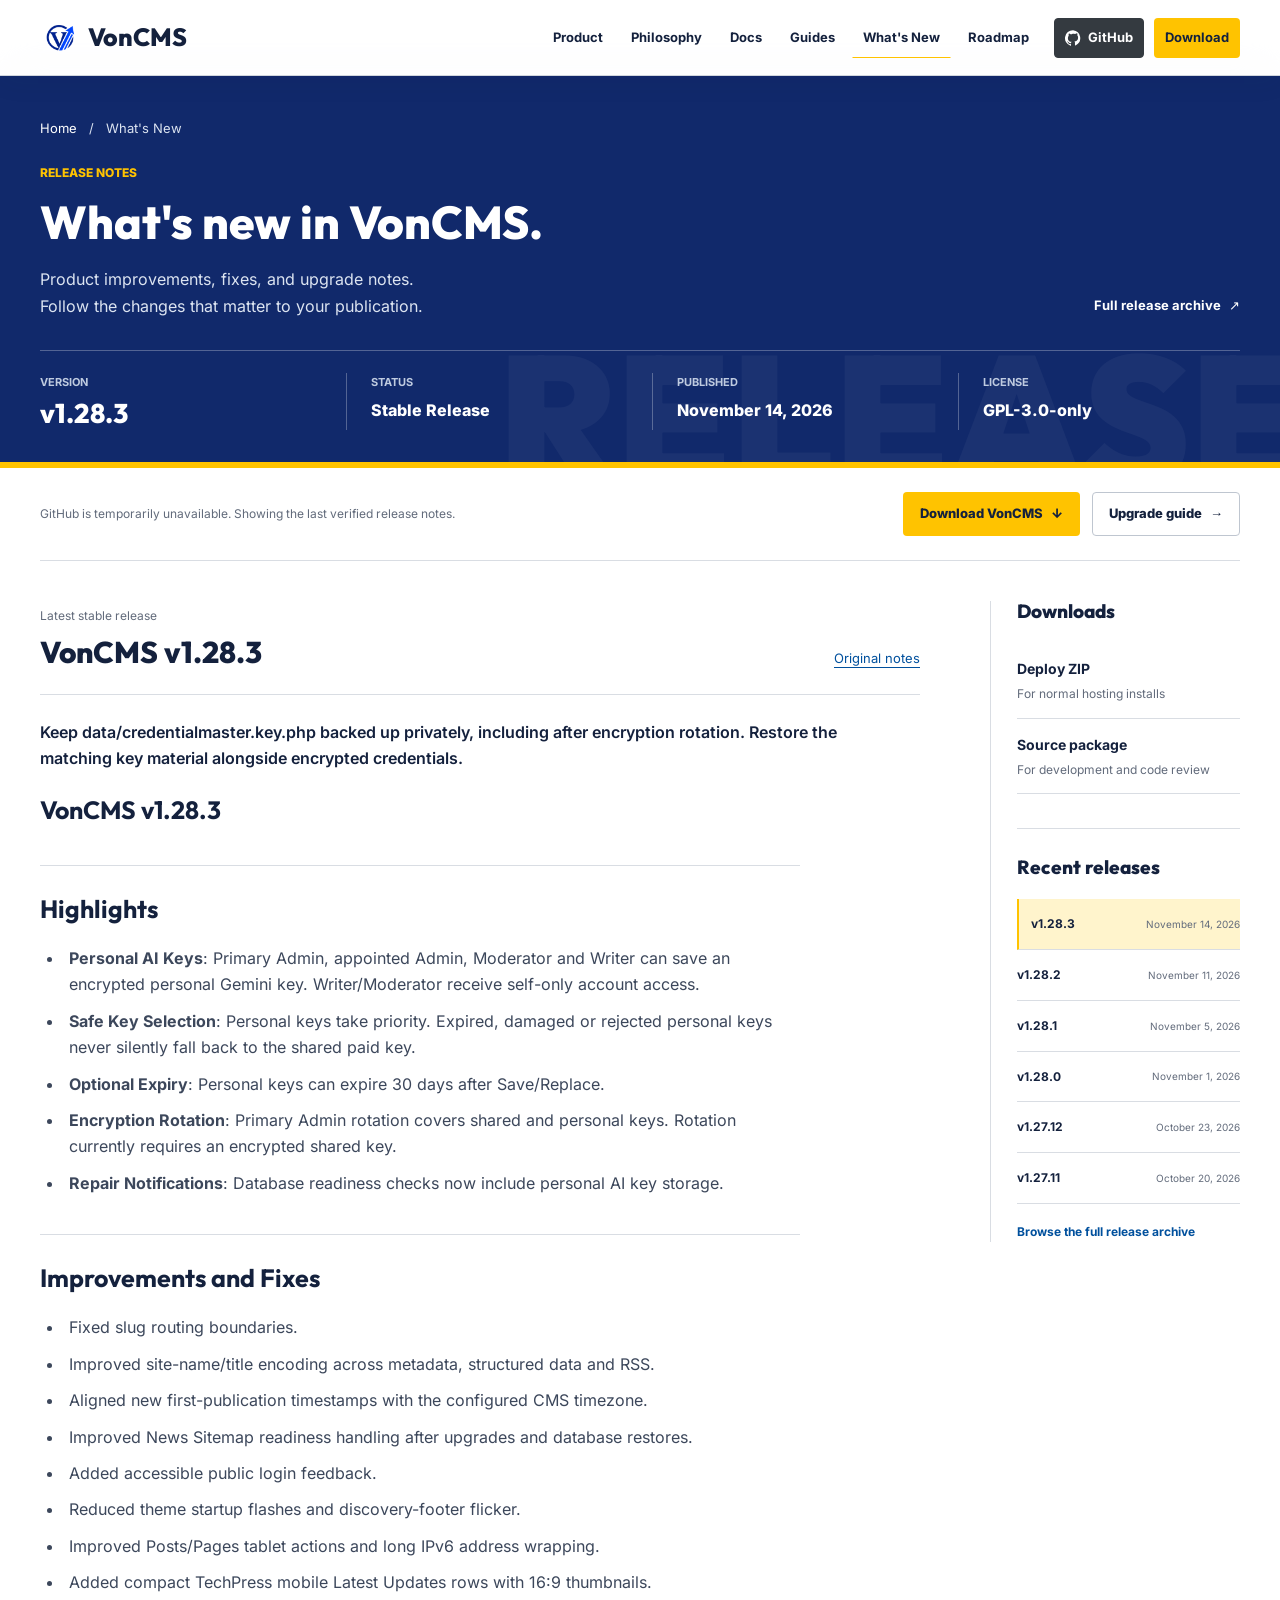
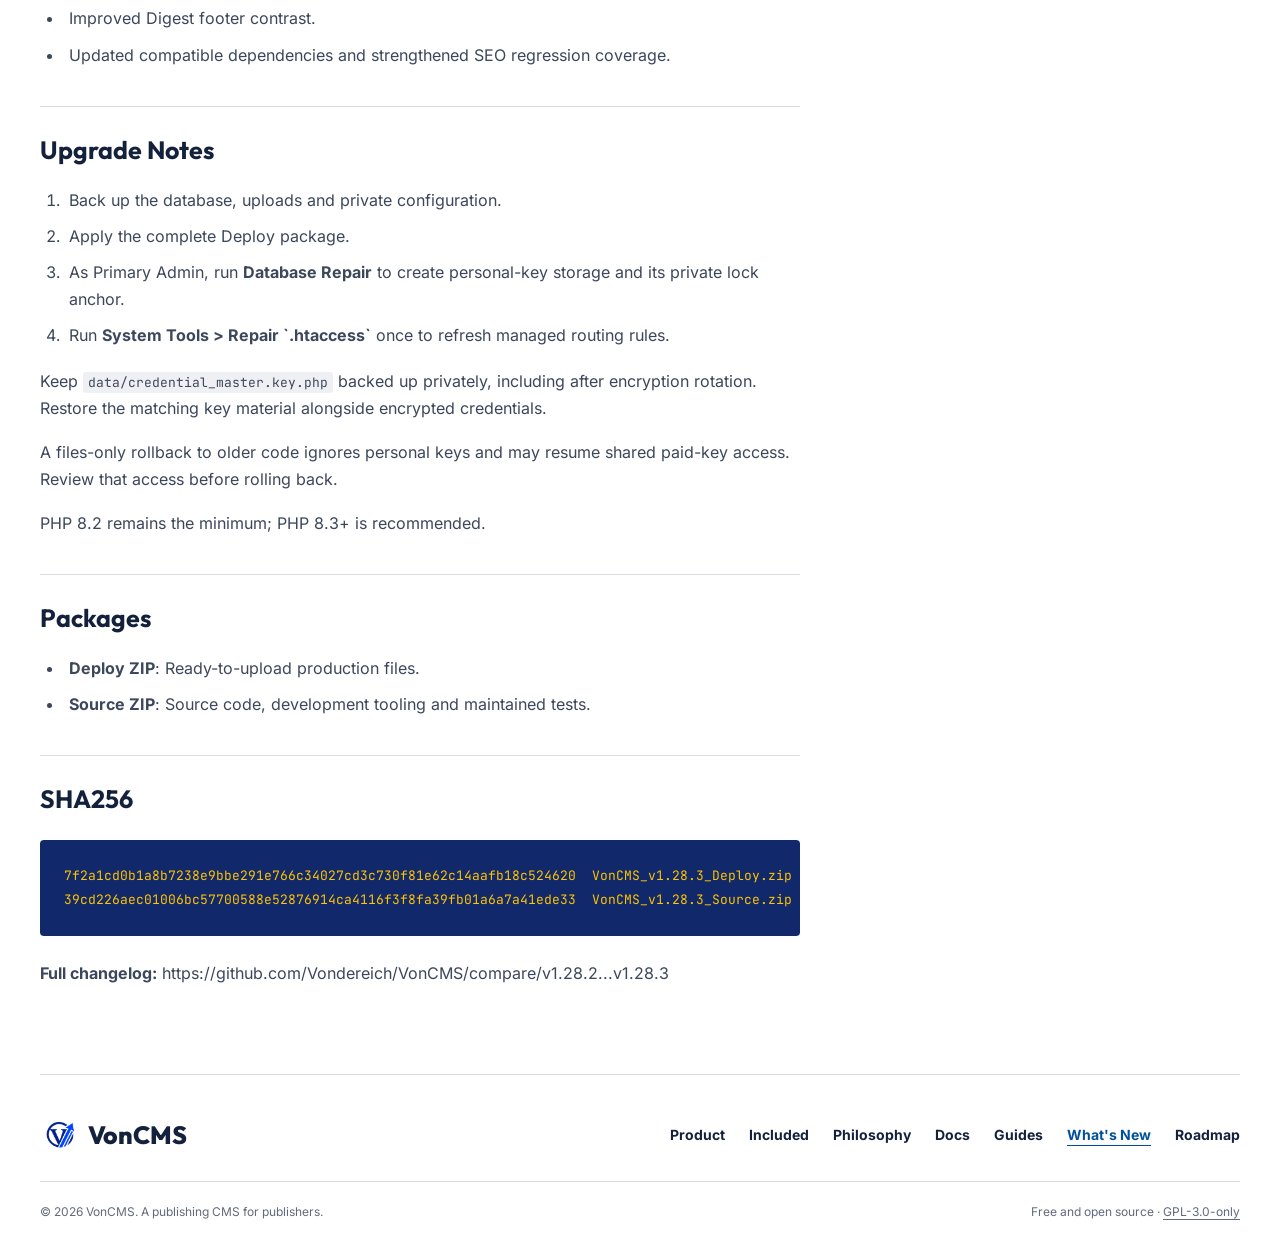
<file: whats-new.html>
<!DOCTYPE html>
<html lang="en">
<head>
<meta charset="UTF-8" />
<meta name="viewport" content="width=device-width, initial-scale=1.0" />
<meta name="referrer" content="strict-origin-when-cross-origin">
<meta name="robots" content="index, follow, max-image-preview:large" />
<title>VonCMS Release Notes | Publishing CMS Updates</title>
<meta name="description" content="Read the latest VonCMS publishing CMS release notes, with editorial improvements, compatibility details, upgrade guidance, verification, and downloads." />
<link rel="icon" type="image/x-icon" href="upload/icon.ico?v=20260811">
<link rel="apple-touch-icon" href="upload/logo2.png">

<link rel="canonical" href="https://getvoncms.com/whats-new.html" />
<link rel="alternate" hreflang="en" href="https://getvoncms.com/whats-new.html" />
<link rel="alternate" hreflang="x-default" href="https://getvoncms.com/whats-new.html" />
<meta property="og:type" content="website" />
<meta property="og:url" content="https://getvoncms.com/whats-new.html" />
<meta property="og:title" content="VonCMS Release Notes | Publishing CMS Updates" />
<meta property="og:description" content="Read the latest VonCMS publishing CMS release notes, with editorial improvements, compatibility details, upgrade guidance, verification, and downloads." />
<meta property="og:site_name" content="VonCMS" />
<meta property="og:locale" content="en_US" />
<meta property="og:image" content="https://getvoncms.com/upload/og-voncms-1200x630.jpg" />
<meta property="og:image:width" content="1200" />
<meta property="og:image:height" content="630" />
<meta property="og:image:type" content="image/jpeg" />
<meta property="og:image:alt" content="Vorro, the VonCMS owl mascot, writing a news story at a laptop" />
<meta name="twitter:card" content="summary_large_image" />
<meta name="twitter:url" content="https://getvoncms.com/whats-new.html" />
<meta name="twitter:title" content="VonCMS Release Notes | Publishing CMS Updates" />
<meta name="twitter:description" content="Read the latest VonCMS publishing CMS release notes, with editorial improvements, compatibility details, upgrade guidance, verification, and downloads." />
<meta name="twitter:image" content="https://getvoncms.com/upload/og-voncms-1200x630.jpg" />
<meta name="twitter:image:alt" content="Vorro, the VonCMS owl mascot, writing a news story at a laptop" />

<script type="application/ld+json">
{
  "@context": "https://schema.org",
  "@type": "WebPage",
  "name": "VonCMS Release Notes",
  "description": "Read the latest VonCMS publishing CMS release notes, with editorial improvements, compatibility details, upgrade guidance, verification, and downloads.",
  "url": "https://getvoncms.com/whats-new.html",
  "isPartOf": {
    "@type": "WebSite",
    "name": "VonCMS",
    "url": "https://getvoncms.com/"
  },
  "dateModified": "2026-11-14T10:04:49.000Z"
}
</script>

<script type="application/ld+json">
{
  "@context": "https://schema.org",
  "@type": "BreadcrumbList",
  "itemListElement": [
    { "@type": "ListItem", "position": 1, "name": "Home", "item": "https://getvoncms.com/" },
    { "@type": "ListItem", "position": 2, "name": "What's New", "item": "https://getvoncms.com/whats-new.html" }
  ]
}
</script>

<link rel="preload" href="upload/fonts/inter-latin-v20.woff2" as="font" type="font/woff2" crossorigin>
<link rel="preload" href="upload/fonts/outfit-latin-v15.woff2" as="font" type="font/woff2" crossorigin>
<link rel="preconnect" href="https://api.github.com" />
<link rel="stylesheet" href="css/fonts.css?v=20261002-local">
<link rel="stylesheet" href="css/site.css?v=20261025-roadmap">
<link rel="stylesheet" href="css/releases.css?v=20261116-wrap">
</head>
<body>
<a class="skip-link" href="#page-content">Skip to content</a>

<nav class="site-nav" aria-label="Main navigation">
  <div class="nav-inner">
  <a class="nav-logo" href="index.html" aria-label="VonCMS home">
    <img src="upload/logo-mark-128.webp" alt="" width="34" height="34">
    <span>VonCMS</span>
  </a>
  <button class="burger" id="burger-btn" type="button" aria-label="Open navigation" aria-expanded="false" aria-controls="nav-links">
    <span></span><span></span><span></span>
  </button>
  <ul class="nav-links" id="nav-links" aria-label="Primary navigation">
    <li><a href="index.html#product">Product</a></li>
    <li><a href="philosophy.html">Philosophy</a></li>
    <li><a href="docs.html">Docs</a></li>
    <li><a href="guides.html">Guides</a></li>
    <li><a href="whats-new.html" aria-current="page">What's New</a></li>
    <li class="nav-roadmap"><a href="roadmap.html">Roadmap</a></li>
    <li><a href="https://github.com/Vondereich/VonCMS" rel="noopener noreferrer" class="nav-link-strong"><svg class="nav-github-icon" viewBox="0 0 16 16" aria-hidden="true" focusable="false"><path d="M8 0.2a8 8 0 0 0-2.53 15.59c0.4 0.07 0.55-0.17 0.55-0.38v-1.36c-2.23 0.49-2.7-0.95-2.7-0.95-0.36-0.92-0.89-1.17-0.89-1.17-0.73-0.5 0.06-0.49 0.06-0.49 0.8 0.06 1.23 0.83 1.23 0.83 0.72 1.22 1.87 0.87 2.33 0.67 0.07-0.52 0.28-0.87 0.51-1.07-1.78-0.2-3.65-0.89-3.65-3.96 0-0.88 0.31-1.59 0.82-2.15-0.08-0.2-0.36-1.02 0.08-2.12 0 0 0.67-0.22 2.2 0.82A7.6 7.6 0 0 1 8 3.7c0.68 0 1.36 0.09 2 0.27 1.52-1.04 2.19-0.82 2.19-0.82 0.44 1.1 0.16 1.92 0.08 2.12 0.51 0.56 0.82 1.27 0.82 2.15 0 3.08-1.87 3.75-3.66 3.95 0.29 0.25 0.54 0.74 0.54 1.49v2.21c0 0.21 0.15 0.46 0.55 0.38A8 8 0 0 0 8 0.2Z"/></svg><span>GitHub</span></a></li>
    <li><a href="https://github.com/Vondereich/VonCMS/releases/latest" rel="noopener noreferrer" class="nav-cta">Download</a></li>
  </ul>
  </div>
</nav>

<header class="release-masthead">
  <div class="shell">
      <p class="page-trail"><a href="index.html">Home</a><span>/</span>What's New</p>
    <div class="release-heading">
      <div>
      <span class="release-kicker">Release notes</span>
      <h1>What's new in VonCMS.</h1>
      <p class="release-intro">Product improvements, fixes, and upgrade notes.<br>Follow the changes that matter to your publication.</p>
      </div>
      <a class="text-link" href="https://github.com/Vondereich/VonCMS/releases">Full release archive</a>
    </div>
    <dl class="release-facts" aria-label="Current VonCMS release">
      <div><dt>Version</dt><dd data-release-version>v1.28.3</dd></div>
      <div><dt>Status</dt><dd>Stable Release</dd></div>
      <div><dt>Published</dt><dd data-release-date>November 14, 2026</dd></div>
      <div><dt>License</dt><dd>GPL-3.0-only</dd></div>
    </dl>
  </div>
</header>

<main class="release-main shell" id="page-content">
  <div class="release-toolbar">
  <p class="release-sync" data-release-sync role="status" aria-live="polite">Release notes from GitHub. A verified snapshot is included below.</p>
    <div class="release-actions">
      <a class="release-button release-button-primary" href="https://github.com/Vondereich/VonCMS/releases/download/v.1.28.3/VonCMS_v1.28.3_Deploy.zip" rel="noopener noreferrer" data-deploy-download>Download VonCMS</a>
      <a class="release-button release-button-secondary" href="docs.html#upgrade">Upgrade guide</a>
    </div>
  </div>

  <div class="release-layout">
    <article class="release-document" aria-labelledby="release-title">
      <header class="release-document-header">
        <div>
          <span>Latest stable release</span>
          <h2 id="release-title" data-release-name>VonCMS v1.28.3</h2>
        </div>
        <a href="https://github.com/Vondereich/VonCMS/releases/tag/v.1.28.3" rel="noopener noreferrer" data-release-page>Original notes</a>
      </header>
      <p class="release-lead" data-release-summary>
        Keep data/credentialmaster.key.php backed up privately, including after encryption rotation. Restore the matching key material alongside encrypted credentials.
      </p>

      <div class="release-body" data-release-body>
        <h3>VonCMS v1.28.3</h3>
<h3>Highlights</h3>
<ul>
<li><strong>Personal AI Keys</strong>: Primary Admin, appointed Admin, Moderator and Writer can save an encrypted personal Gemini key. Writer/Moderator receive self-only account access.</li>
<li><strong>Safe Key Selection</strong>: Personal keys take priority. Expired, damaged or rejected personal keys never silently fall back to the shared paid key.</li>
<li><strong>Optional Expiry</strong>: Personal keys can expire 30 days after Save/Replace.</li>
<li><strong>Encryption Rotation</strong>: Primary Admin rotation covers shared and personal keys. Rotation currently requires an encrypted shared key.</li>
<li><strong>Repair Notifications</strong>: Database readiness checks now include personal AI key storage.</li>
</ul>
<h3>Improvements and Fixes</h3>
<ul>
<li>Fixed slug routing boundaries.</li>
<li>Improved site-name/title encoding across metadata, structured data and RSS.</li>
<li>Aligned new first-publication timestamps with the configured CMS timezone.</li>
<li>Improved News Sitemap readiness handling after upgrades and database restores.</li>
<li>Added accessible public login feedback.</li>
<li>Reduced theme startup flashes and discovery-footer flicker.</li>
<li>Improved Posts/Pages tablet actions and long IPv6 address wrapping.</li>
<li>Added compact TechPress mobile Latest Updates rows with 16:9 thumbnails.</li>
<li>Improved Digest footer contrast.</li>
<li>Updated compatible dependencies and strengthened SEO regression coverage.</li>
</ul>
<h3>Upgrade Notes</h3>
<ol>
<li>Back up the database, uploads and private configuration.</li>
<li>Apply the complete Deploy package.</li>
<li>As Primary Admin, run <strong>Database Repair</strong> to create personal-key storage and its private lock anchor.</li>
<li>Run <strong>System Tools &gt; Repair `.htaccess`</strong> once to refresh managed routing rules.</li>
</ol>
<p>Keep <code>data/credential_master.key.php</code> backed up privately, including after encryption rotation. Restore the matching key material alongside encrypted credentials.</p>
<p>A files-only rollback to older code ignores personal keys and may resume shared paid-key access. Review that access before rolling back.</p>
<p>PHP 8.2 remains the minimum; PHP 8.3+ is recommended.</p>
<h3>Packages</h3>
<ul>
<li><strong>Deploy ZIP</strong>: Ready-to-upload production files.</li>
<li><strong>Source ZIP</strong>: Source code, development tooling and maintained tests.</li>
</ul>
<h3>SHA256</h3>
<pre><code data-language="text">7f2a1cd0b1a8b7238e9bbe291e766c34027cd3c730f81e62c14aafb18c524620  VonCMS_v1.28.3_Deploy.zip
39cd226aec01006bc57700588e52876914ca4116f3f8fa39fb01a6a7a41ede33  VonCMS_v1.28.3_Source.zip</code></pre>
<p><strong>Full changelog:</strong> https://github.com/Vondereich/VonCMS/compare/v1.28.2...v1.28.3</p>
      </div>
    </article>

    <aside class="release-sidebar" aria-label="Release downloads and history">
      <section class="release-sidebar-section">
        <h2>Downloads</h2>
        <a class="release-download" href="https://github.com/Vondereich/VonCMS/releases/download/v.1.28.3/VonCMS_v1.28.3_Deploy.zip" rel="noopener noreferrer" data-deploy-download>
          <strong>Deploy ZIP</strong>
          <span data-deploy-meta>For normal hosting installs</span>
        </a>
        <a class="release-download" href="https://github.com/Vondereich/VonCMS/releases/download/v.1.28.3/VonCMS_v1.28.3_Source.zip" rel="noopener noreferrer" data-source-download>
          <strong>Source package</strong>
          <span data-source-meta>For development and code review</span>
        </a>
      </section>

      <section class="release-sidebar-section">
        <h2>Recent releases</h2>
        <ol class="recent-releases" data-release-list>
          <li><a href="https://github.com/Vondereich/VonCMS/releases/tag/v.1.28.3" rel="noopener noreferrer"><strong>v1.28.3</strong><span>November 14, 2026</span></a></li>
          <li><a href="https://github.com/Vondereich/VonCMS/releases/tag/v.1.28.2" rel="noopener noreferrer"><strong>v1.28.2</strong><span>November 11, 2026</span></a></li>
          <li><a href="https://github.com/Vondereich/VonCMS/releases/tag/v.1.28.1" rel="noopener noreferrer"><strong>v1.28.1</strong><span>November 5, 2026</span></a></li>
          <li><a href="https://github.com/Vondereich/VonCMS/releases/tag/v.1.28.0" rel="noopener noreferrer"><strong>v1.28.0</strong><span>November 1, 2026</span></a></li>
          <li><a href="https://github.com/Vondereich/VonCMS/releases/tag/v.1.27.12" rel="noopener noreferrer"><strong>v1.27.12</strong><span>October 23, 2026</span></a></li>
          <li><a href="https://github.com/Vondereich/VonCMS/releases/tag/v.1.27.11" rel="noopener noreferrer"><strong>v1.27.11</strong><span>October 20, 2026</span></a></li>
        </ol>
        <a class="release-archive-link" href="https://github.com/Vondereich/VonCMS/releases" rel="noopener noreferrer">Browse the full release archive</a>
      </section>
    </aside>
  </div>
</main>

<footer class="site-footer">
  <div class="footer-top"><a class="footer-brand" href="index.html"><img src="upload/logo-mark-128.webp" alt="" width="38" height="38"><span>VonCMS</span></a><ul class="footer-links"><li><a href="index.html#product">Product</a></li><li><a href="index.html#included">Included</a></li><li><a href="philosophy.html">Philosophy</a></li><li><a href="docs.html">Docs</a></li><li><a href="guides.html">Guides</a></li><li><a href="whats-new.html" aria-current="page">What's New</a></li><li><a href="roadmap.html">Roadmap</a></li></ul></div>
  <div class="footer-bottom"><p>&copy; <span data-current-year>2026</span> VonCMS. A publishing CMS for publishers.</p><p>Free and open source &middot; <a href="https://github.com/Vondereich/VonCMS/blob/main/LICENSE.md">GPL-3.0-only</a></p></div>
</footer>

<script src="js/main.js?v=20261121-toast" defer></script>
<script src="js/releases.js?v=20260930-editorial" defer></script>
</body>
</html>
</file>
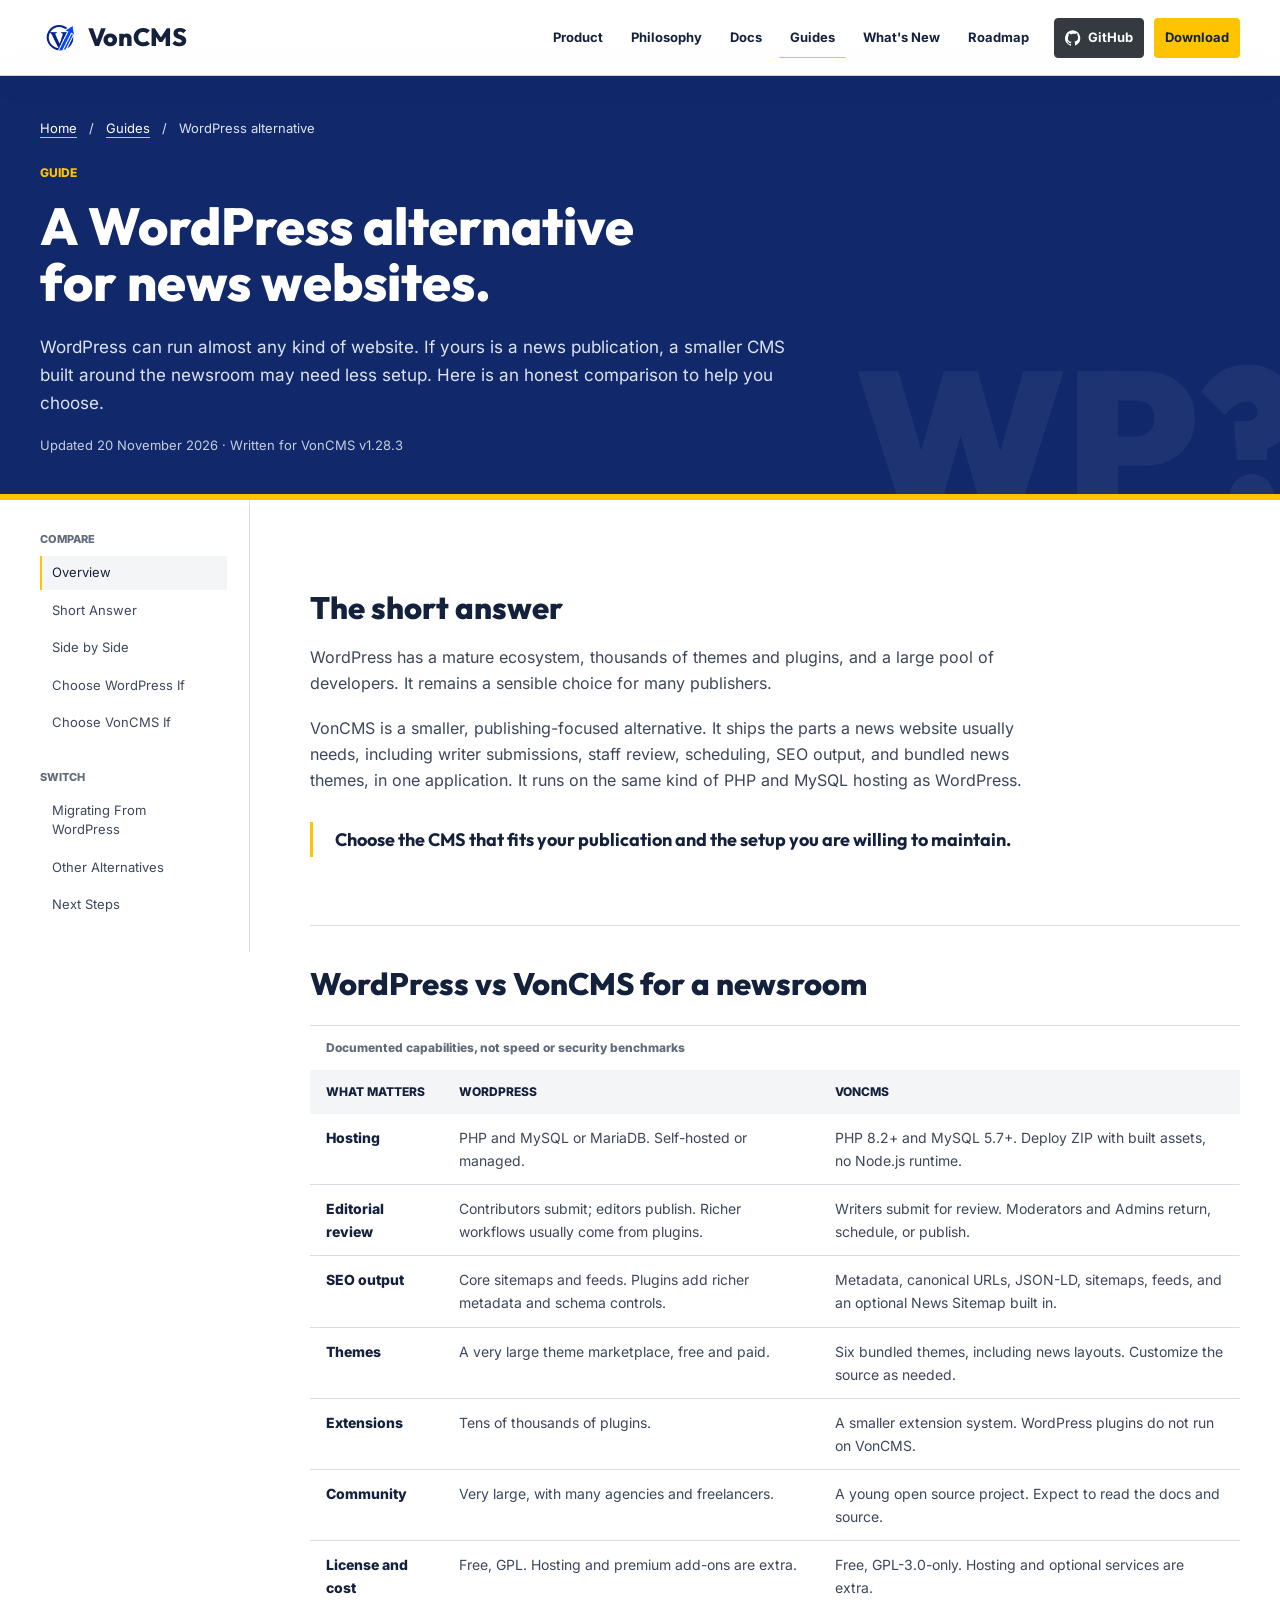
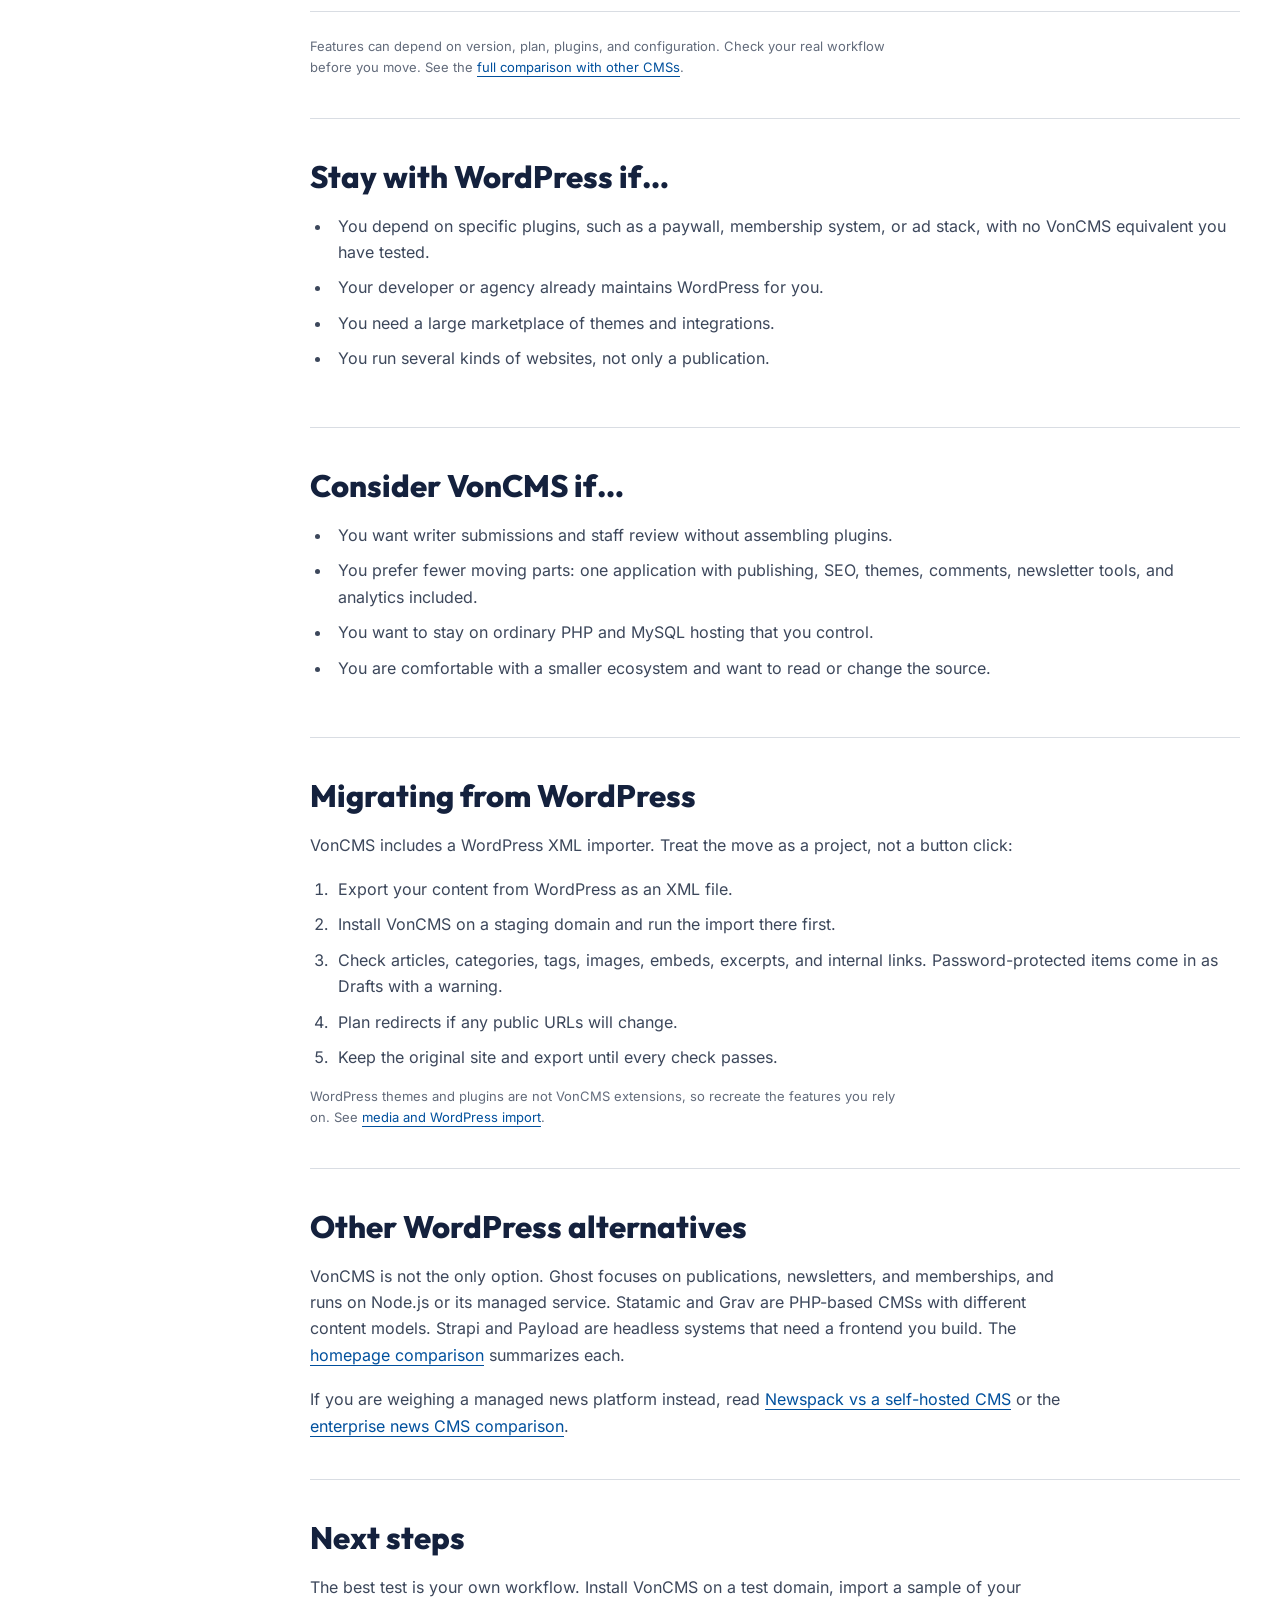
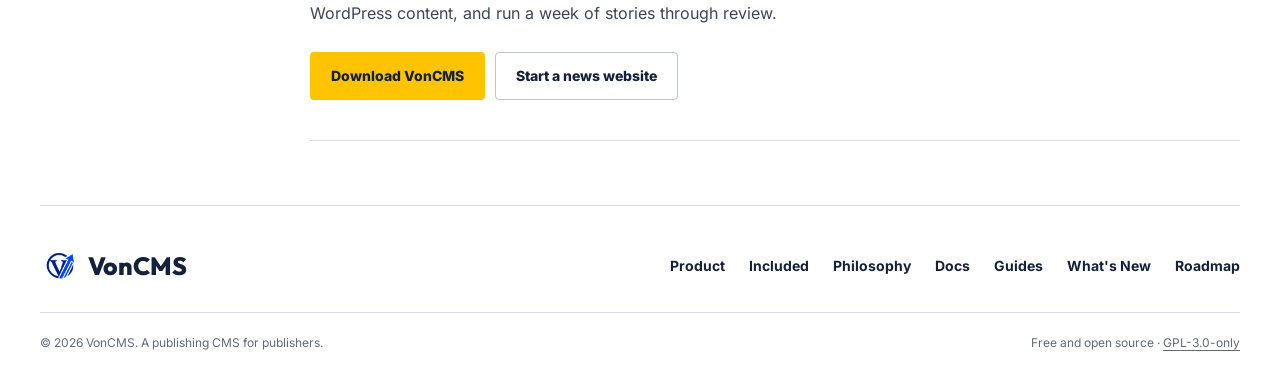
<file: wordpress-alternative-for-news.html>
<!DOCTYPE html>
<html lang="en">
<head>
<meta charset="UTF-8" />
<meta name="viewport" content="width=device-width, initial-scale=1.0" />
<meta name="referrer" content="strict-origin-when-cross-origin">
<meta name="robots" content="index, follow, max-image-preview:large" />
<title>WordPress Alternative for News Websites | VonCMS</title>
<meta name="description" content="Comparing WordPress and VonCMS for a news website: hosting, editorial review, SEO, and migrating content with the WordPress XML importer." />
<link rel="icon" type="image/x-icon" href="upload/icon.ico?v=20260811">
<link rel="apple-touch-icon" href="upload/logo2.png">

<link rel="canonical" href="https://getvoncms.com/wordpress-alternative-for-news.html" />
<link rel="alternate" hreflang="en" href="https://getvoncms.com/wordpress-alternative-for-news.html" />
<link rel="alternate" hreflang="x-default" href="https://getvoncms.com/wordpress-alternative-for-news.html" />
<meta property="og:type" content="article" />
<meta property="og:url" content="https://getvoncms.com/wordpress-alternative-for-news.html" />
<meta property="og:title" content="WordPress Alternative for News Websites | VonCMS" />
<meta property="og:description" content="Comparing WordPress and VonCMS for a news website: hosting, editorial review, SEO, and migrating content with the WordPress XML importer." />
<meta property="og:site_name" content="VonCMS" />
<meta property="og:locale" content="en_US" />
<meta property="og:image" content="https://getvoncms.com/upload/og-voncms-1200x630.jpg" />
<meta property="og:image:width" content="1200" />
<meta property="og:image:height" content="630" />
<meta property="og:image:type" content="image/jpeg" />
<meta property="og:image:alt" content="Vorro, the VonCMS owl mascot, writing a news story at a laptop" />
<meta name="twitter:card" content="summary_large_image" />
<meta name="twitter:url" content="https://getvoncms.com/wordpress-alternative-for-news.html" />
<meta name="twitter:title" content="WordPress Alternative for News Websites | VonCMS" />
<meta name="twitter:description" content="Comparing WordPress and VonCMS for a news website: hosting, editorial review, SEO, and migrating content with the WordPress XML importer." />
<meta name="twitter:image" content="https://getvoncms.com/upload/og-voncms-1200x630.jpg" />
<meta name="twitter:image:alt" content="Vorro, the VonCMS owl mascot, writing a news story at a laptop" />

<script type="application/ld+json">
{
  "@context": "https://schema.org",
  "@type": "Article",
  "headline": "A WordPress Alternative for News Websites",
  "description": "Comparing WordPress and VonCMS for a news website: hosting, editorial review, SEO, and migrating content with the WordPress XML importer.",
  "url": "https://getvoncms.com/wordpress-alternative-for-news.html",
  "mainEntityOfPage": "https://getvoncms.com/wordpress-alternative-for-news.html",
  "image": "https://getvoncms.com/upload/og-voncms-1200x630.jpg",
  "datePublished": "2026-11-20",
  "dateModified": "2026-11-20",
  "inLanguage": "en",
  "author": { "@type": "Organization", "name": "VonCMS", "url": "https://getvoncms.com/" },
  "publisher": { "@type": "Organization", "name": "VonCMS", "logo": { "@type": "ImageObject", "url": "https://getvoncms.com/upload/logo2.png" } },
  "about": { "@type": "SoftwareApplication", "name": "VonCMS", "applicationCategory": "BusinessApplication" },
  "isPartOf": { "@type": "WebSite", "name": "VonCMS", "url": "https://getvoncms.com/" }
}
</script>

<script type="application/ld+json">
{
  "@context": "https://schema.org",
  "@type": "BreadcrumbList",
  "itemListElement": [
    { "@type": "ListItem", "position": 1, "name": "Home", "item": "https://getvoncms.com/" },
    { "@type": "ListItem", "position": 2, "name": "Guides", "item": "https://getvoncms.com/guides.html" },
    { "@type": "ListItem", "position": 3, "name": "WordPress Alternative for News", "item": "https://getvoncms.com/wordpress-alternative-for-news.html" }
  ]
}
</script>

<link rel="preload" href="upload/fonts/inter-latin-v20.woff2" as="font" type="font/woff2" crossorigin>
<link rel="preload" href="upload/fonts/outfit-latin-v15.woff2" as="font" type="font/woff2" crossorigin>
<link rel="stylesheet" href="css/fonts.css?v=20261002-local">
<link rel="stylesheet" href="css/site.css?v=20261025-roadmap">
<link rel="stylesheet" href="css/manifesto.css?v=20261001-yellow-cmd">
<link rel="stylesheet" href="css/guides.css?v=20261120-guides">
</head>
<body>
<a class="skip-link" href="#page-content">Skip to content</a>

<nav class="site-nav" aria-label="Main navigation">
  <div class="nav-inner">
  <a class="nav-logo" href="index.html" aria-label="VonCMS home">
    <img src="upload/logo-mark-128.webp" alt="" width="34" height="34">
    <span>VonCMS</span>
  </a>
  <button class="burger" id="burger-btn" type="button" aria-label="Open navigation" aria-expanded="false" aria-controls="nav-links">
    <span></span><span></span><span></span>
  </button>
  <ul class="nav-links" id="nav-links" aria-label="Primary navigation">
    <li><a href="index.html#product">Product</a></li>
    <li><a href="philosophy.html">Philosophy</a></li>
    <li><a href="docs.html">Docs</a></li>
    <li><a href="guides.html" aria-current="page">Guides</a></li>
    <li><a href="whats-new.html">What's New</a></li>
    <li class="nav-roadmap"><a href="roadmap.html">Roadmap</a></li>
    <li><a href="https://github.com/Vondereich/VonCMS" rel="noopener noreferrer" class="nav-link-strong"><svg class="nav-github-icon" viewBox="0 0 16 16" aria-hidden="true" focusable="false"><path d="M8 0.2a8 8 0 0 0-2.53 15.59c0.4 0.07 0.55-0.17 0.55-0.38v-1.36c-2.23 0.49-2.7-0.95-2.7-0.95-0.36-0.92-0.89-1.17-0.89-1.17-0.73-0.5 0.06-0.49 0.06-0.49 0.8 0.06 1.23 0.83 1.23 0.83 0.72 1.22 1.87 0.87 2.33 0.67 0.07-0.52 0.28-0.87 0.51-1.07-1.78-0.2-3.65-0.89-3.65-3.96 0-0.88 0.31-1.59 0.82-2.15-0.08-0.2-0.36-1.02 0.08-2.12 0 0 0.67-0.22 2.2 0.82A7.6 7.6 0 0 1 8 3.7c0.68 0 1.36 0.09 2 0.27 1.52-1.04 2.19-0.82 2.19-0.82 0.44 1.1 0.16 1.92 0.08 2.12 0.51 0.56 0.82 1.27 0.82 2.15 0 3.08-1.87 3.75-3.66 3.95 0.29 0.25 0.54 0.74 0.54 1.49v2.21c0 0.21 0.15 0.46 0.55 0.38A8 8 0 0 0 8 0.2Z"/></svg><span>GitHub</span></a></li>
    <li><a href="https://github.com/Vondereich/VonCMS/releases/latest" rel="noopener noreferrer" class="nav-cta">Download</a></li>
  </ul>
  </div>
</nav>

<header class="subpage-masthead" id="overview" data-mark="WP?">
  <div class="shell">
    <p class="page-trail"><a href="index.html">Home</a><span>/</span><a href="guides.html">Guides</a><span>/</span>WordPress alternative</p>
    <div class="hero-badge">Guide</div>
    <h1>A WordPress alternative for news websites.</h1>
    <p class="lead">
      WordPress can run almost any kind of website. If yours is a news publication, a smaller CMS built around the newsroom may need less setup. Here is an honest comparison to help you choose.
    </p>
    <p class="guide-meta">Updated 20 November 2026 &middot; Written for VonCMS v1.28.3</p>
  </div>
</header>

<div class="layout shell">
  <aside aria-label="Guide contents">
    <button class="toc-toggle" type="button" aria-expanded="false" aria-controls="page-toc" hidden>On this page</button>
    <div class="toc-content" id="page-toc">
    <div class="sidebar-group">
      <div class="sidebar-label">Compare</div>
      <ul class="sidebar-links">
        <li><a href="#overview" class="active">Overview</a></li>
        <li><a href="#short-answer">Short Answer</a></li>
        <li><a href="#comparison">Side by Side</a></li>
        <li><a href="#choose-wordpress">Choose WordPress If</a></li>
        <li><a href="#choose-voncms">Choose VonCMS If</a></li>
      </ul>
    </div>
    <div class="sidebar-group">
      <div class="sidebar-label">Switch</div>
      <ul class="sidebar-links">
        <li><a href="#migrate">Migrating From WordPress</a></li>
        <li><a href="#other-options">Other Alternatives</a></li>
        <li><a href="#next">Next Steps</a></li>
      </ul>
    </div>
    </div>
  </aside>

  <main id="page-content">

    <section id="short-answer">
      <h2>The short answer</h2>
      <p>WordPress has a mature ecosystem, thousands of themes and plugins, and a large pool of developers. It remains a sensible choice for many publishers.</p>
      <p>VonCMS is a smaller, publishing-focused alternative. It ships the parts a news website usually needs, including writer submissions, staff review, scheduling, SEO output, and bundled news themes, in one application. It runs on the same kind of PHP and MySQL hosting as WordPress.</p>
      <div class="quote-block">
        <blockquote>Choose the CMS that fits your publication and the setup you are willing to maintain.</blockquote>
      </div>
    </section>

    <section id="comparison">
      <h2>WordPress vs VonCMS for a newsroom</h2>
      <div class="guide-table-wrap">
        <table class="guide-table">
          <caption>Documented capabilities, not speed or security benchmarks</caption>
          <thead><tr><th scope="col">What matters</th><th scope="col">WordPress</th><th scope="col">VonCMS</th></tr></thead>
          <tbody>
            <tr><th scope="row">Hosting</th><td>PHP and MySQL or MariaDB. Self-hosted or managed.</td><td>PHP 8.2+ and MySQL 5.7+. Deploy ZIP with built assets, no Node.js runtime.</td></tr>
            <tr><th scope="row">Editorial review</th><td>Contributors submit; editors publish. Richer workflows usually come from plugins.</td><td>Writers submit for review. Moderators and Admins return, schedule, or publish.</td></tr>
            <tr><th scope="row">SEO output</th><td>Core sitemaps and feeds. Plugins add richer metadata and schema controls.</td><td>Metadata, canonical URLs, JSON-LD, sitemaps, feeds, and an optional News Sitemap built in.</td></tr>
            <tr><th scope="row">Themes</th><td>A very large theme marketplace, free and paid.</td><td>Six bundled themes, including news layouts. Customize the source as needed.</td></tr>
            <tr><th scope="row">Extensions</th><td>Tens of thousands of plugins.</td><td>A smaller extension system. WordPress plugins do not run on VonCMS.</td></tr>
            <tr><th scope="row">Community</th><td>Very large, with many agencies and freelancers.</td><td>A young open source project. Expect to read the docs and source.</td></tr>
            <tr><th scope="row">License and cost</th><td>Free, GPL. Hosting and premium add-ons are extra.</td><td>Free, GPL-3.0-only. Hosting and optional services are extra.</td></tr>
          </tbody>
        </table>
      </div>
      <p class="small-note">Features can depend on version, plan, plugins, and configuration. Check your real workflow before you move. See the <a href="index.html#positioning">full comparison with other CMSs</a>.</p>
    </section>

    <section id="choose-wordpress">
      <h2>Stay with WordPress if&hellip;</h2>
      <ul>
        <li>You depend on specific plugins, such as a paywall, membership system, or ad stack, with no VonCMS equivalent you have tested.</li>
        <li>Your developer or agency already maintains WordPress for you.</li>
        <li>You need a large marketplace of themes and integrations.</li>
        <li>You run several kinds of websites, not only a publication.</li>
      </ul>
    </section>

    <section id="choose-voncms">
      <h2>Consider VonCMS if&hellip;</h2>
      <ul>
        <li>You want writer submissions and staff review without assembling plugins.</li>
        <li>You prefer fewer moving parts: one application with publishing, SEO, themes, comments, newsletter tools, and analytics included.</li>
        <li>You want to stay on ordinary PHP and MySQL hosting that you control.</li>
        <li>You are comfortable with a smaller ecosystem and want to read or change the source.</li>
      </ul>
    </section>

    <section id="migrate">
      <h2>Migrating from WordPress</h2>
      <p>VonCMS includes a WordPress XML importer. Treat the move as a project, not a button click:</p>
      <ol>
        <li>Export your content from WordPress as an XML file.</li>
        <li>Install VonCMS on a staging domain and run the import there first.</li>
        <li>Check articles, categories, tags, images, embeds, excerpts, and internal links. Password-protected items come in as Drafts with a warning.</li>
        <li>Plan redirects if any public URLs will change.</li>
        <li>Keep the original site and export until every check passes.</li>
      </ol>
      <p class="small-note">WordPress themes and plugins are not VonCMS extensions, so recreate the features you rely on. See <a href="docs.html#media">media and WordPress import</a>.</p>
    </section>

    <section id="other-options">
      <h2>Other WordPress alternatives</h2>
      <p>VonCMS is not the only option. Ghost focuses on publications, newsletters, and memberships, and runs on Node.js or its managed service. Statamic and Grav are PHP-based CMSs with different content models. Strapi and Payload are headless systems that need a frontend you build. The <a href="index.html#positioning">homepage comparison</a> summarizes each.</p>
      <p>If you are weighing a managed news platform instead, read <a href="newspack-alternative.html">Newspack vs a self-hosted CMS</a> or the <a href="enterprise-news-cms-alternative.html">enterprise news CMS comparison</a>.</p>
    </section>

    <section id="next">
      <h2>Next steps</h2>
      <p>The best test is your own workflow. Install VonCMS on a test domain, import a sample of your WordPress content, and run a week of stories through review.</p>
      <div class="guide-cta">
        <a class="btn-primary" href="https://github.com/Vondereich/VonCMS/releases/latest">Download VonCMS</a>
        <a class="btn-secondary" href="start-a-news-website.html">Start a news website</a>
      </div>
    </section>

  </main>
</div>

<footer class="site-footer">
  <div class="footer-top"><a class="footer-brand" href="index.html"><img src="upload/logo-mark-128.webp" alt="" width="38" height="38"><span>VonCMS</span></a><ul class="footer-links"><li><a href="index.html#product">Product</a></li><li><a href="index.html#included">Included</a></li><li><a href="philosophy.html">Philosophy</a></li><li><a href="docs.html">Docs</a></li><li><a href="guides.html">Guides</a></li><li><a href="whats-new.html">What's New</a></li><li><a href="roadmap.html">Roadmap</a></li></ul></div>
  <div class="footer-bottom"><p>&copy; <span data-current-year>2026</span> VonCMS. A publishing CMS for publishers.</p><p>Free and open source &middot; <a href="https://github.com/Vondereich/VonCMS/blob/main/LICENSE.md">GPL-3.0-only</a></p></div>
</footer>

<script src="js/main.js?v=20261121-toast" defer></script>
</body>
</html>
</file>
<file: css/fonts.css>
/* Keep the existing weight matching; a variable range would change intermediate weights. */
@font-face { font-family: "Inter"; font-style: normal; font-weight: 400; font-display: swap; src: url("../upload/fonts/inter-latin-v20.woff2") format("woff2"); unicode-range: U+0000-00FF, U+0131, U+0152-0153, U+02BB-02BC, U+02C6, U+02DA, U+02DC, U+0304, U+0308, U+0329, U+2000-206F, U+20AC, U+2122, U+2191, U+2193, U+2212, U+2215, U+FEFF, U+FFFD; }
@font-face { font-family: "Inter"; font-style: normal; font-weight: 500; font-display: swap; src: url("../upload/fonts/inter-latin-v20.woff2") format("woff2"); unicode-range: U+0000-00FF, U+0131, U+0152-0153, U+02BB-02BC, U+02C6, U+02DA, U+02DC, U+0304, U+0308, U+0329, U+2000-206F, U+20AC, U+2122, U+2191, U+2193, U+2212, U+2215, U+FEFF, U+FFFD; }
@font-face { font-family: "Inter"; font-style: normal; font-weight: 600; font-display: swap; src: url("../upload/fonts/inter-latin-v20.woff2") format("woff2"); unicode-range: U+0000-00FF, U+0131, U+0152-0153, U+02BB-02BC, U+02C6, U+02DA, U+02DC, U+0304, U+0308, U+0329, U+2000-206F, U+20AC, U+2122, U+2191, U+2193, U+2212, U+2215, U+FEFF, U+FFFD; }
@font-face { font-family: "Inter"; font-style: normal; font-weight: 700; font-display: swap; src: url("../upload/fonts/inter-latin-v20.woff2") format("woff2"); unicode-range: U+0000-00FF, U+0131, U+0152-0153, U+02BB-02BC, U+02C6, U+02DA, U+02DC, U+0304, U+0308, U+0329, U+2000-206F, U+20AC, U+2122, U+2191, U+2193, U+2212, U+2215, U+FEFF, U+FFFD; }
@font-face { font-family: "Inter"; font-style: normal; font-weight: 800; font-display: swap; src: url("../upload/fonts/inter-latin-v20.woff2") format("woff2"); unicode-range: U+0000-00FF, U+0131, U+0152-0153, U+02BB-02BC, U+02C6, U+02DA, U+02DC, U+0304, U+0308, U+0329, U+2000-206F, U+20AC, U+2122, U+2191, U+2193, U+2212, U+2215, U+FEFF, U+FFFD; }
@font-face { font-family: "Outfit"; font-style: normal; font-weight: 700; font-display: swap; src: url("../upload/fonts/outfit-latin-v15.woff2") format("woff2"); unicode-range: U+0000-00FF, U+0131, U+0152-0153, U+02BB-02BC, U+02C6, U+02DA, U+02DC, U+0304, U+0308, U+0329, U+2000-206F, U+20AC, U+2122, U+2191, U+2193, U+2212, U+2215, U+FEFF, U+FFFD; }
@font-face { font-family: "Outfit"; font-style: normal; font-weight: 800; font-display: swap; src: url("../upload/fonts/outfit-latin-v15.woff2") format("woff2"); unicode-range: U+0000-00FF, U+0131, U+0152-0153, U+02BB-02BC, U+02C6, U+02DA, U+02DC, U+0304, U+0308, U+0329, U+2000-206F, U+20AC, U+2122, U+2191, U+2193, U+2212, U+2215, U+FEFF, U+FFFD; }
@font-face { font-family: "Outfit"; font-style: normal; font-weight: 900; font-display: swap; src: url("../upload/fonts/outfit-latin-v15.woff2") format("woff2"); unicode-range: U+0000-00FF, U+0131, U+0152-0153, U+02BB-02BC, U+02C6, U+02DA, U+02DC, U+0304, U+0308, U+0329, U+2000-206F, U+20AC, U+2122, U+2191, U+2193, U+2212, U+2215, U+FEFF, U+FFFD; }
@font-face { font-family: "JetBrains Mono"; font-style: normal; font-weight: 400; font-display: swap; src: url("../upload/fonts/jetbrains-mono-latin-v24.woff2") format("woff2"); unicode-range: U+0000-00FF, U+0131, U+0152-0153, U+02BB-02BC, U+02C6, U+02DA, U+02DC, U+0304, U+0308, U+0329, U+2000-206F, U+20AC, U+2122, U+2191, U+2193, U+2212, U+2215, U+FEFF, U+FFFD; }
@font-face { font-family: "JetBrains Mono"; font-style: normal; font-weight: 500; font-display: swap; src: url("../upload/fonts/jetbrains-mono-latin-v24.woff2") format("woff2"); unicode-range: U+0000-00FF, U+0131, U+0152-0153, U+02BB-02BC, U+02C6, U+02DA, U+02DC, U+0304, U+0308, U+0329, U+2000-206F, U+20AC, U+2122, U+2191, U+2193, U+2212, U+2215, U+FEFF, U+FFFD; }
@font-face { font-family: "JetBrains Mono"; font-style: normal; font-weight: 700; font-display: swap; src: url("../upload/fonts/jetbrains-mono-latin-v24.woff2") format("woff2"); unicode-range: U+0000-00FF, U+0131, U+0152-0153, U+02BB-02BC, U+02C6, U+02DA, U+02DC, U+0304, U+0308, U+0329, U+2000-206F, U+20AC, U+2122, U+2191, U+2193, U+2212, U+2215, U+FEFF, U+FFFD; }
</file>
<file: css/site.css>
*, *::before, *::after { box-sizing: border-box; }
:root {
  --navy: #14213d;
  --ink: #14213d;
  --blue: #00509d;
  --yellow: #ffc300;
  --yellow-hover: #e6af00;
  --yellow-soft: #fff4cc;
  --gold: #805f00;
  --paper: #f4f5f6;
  --white: #ffffff;
  --body: #3c475b;
  --muted: #626b7b;
  --line: #d9dde3;
  --line-strong: #bfc6d0;
  --nav-height: 76px;
  --shell: 1200px;
}
html { scroll-behavior: smooth; scroll-padding-top: 100px; }
body { margin: 0; min-width: 320px; padding-top: var(--nav-height); background: var(--white); color: var(--ink); font: 16px/1.65 "Inter", Arial, sans-serif; -webkit-font-smoothing: antialiased; }
h1, h2, h3, h4, p, figure, dl { margin: 0; }
h1, h2, h3, h4 { font-family: "Outfit", Arial, sans-serif; letter-spacing: 0; }
h1 { font-size: 60px; line-height: 1.08; font-weight: 800; text-wrap: balance; }
h2 { font-size: 40px; line-height: 1.15; font-weight: 750; text-wrap: balance; }
h3 { font-size: 23px; line-height: 1.25; font-weight: 700; }
h4 { font-size: 19px; line-height: 1.35; }
p { color: var(--body); }
a { color: inherit; text-decoration: none; }
img { display: block; max-width: 100%; height: auto; }
button, input { font: inherit; }
button { cursor: pointer; }
button, a { -webkit-tap-highlight-color: transparent; }
:focus-visible { outline: 3px solid var(--blue); outline-offset: 4px; }
[hidden] { display: none !important; }
.shell { width: min(var(--shell), calc(100% - 64px)); margin-inline: auto; }
.skip-link { position: fixed; z-index: 2000; left: 16px; top: -70px; padding: 10px 16px; background: var(--navy); color: white; }
.skip-link:focus { top: 8px; }
.site-nav { position: fixed; z-index: 1000; inset: 0 0 auto; height: var(--nav-height); border-bottom: 1px solid rgba(191,198,208,.72); background: rgba(255,255,255,.65); -webkit-backdrop-filter: blur(20px) saturate(135%); backdrop-filter: blur(20px) saturate(135%); box-shadow: 0 8px 24px rgba(20,33,61,.05); }
.nav-inner { width: min(var(--shell), calc(100% - 64px)); height: 100%; margin-inline: auto; display: flex; align-items: center; justify-content: space-between; gap: 24px; }
.nav-logo, .footer-brand { display: inline-flex; align-items: center; gap: 10px; flex-shrink: 0; font-family: "Outfit", Arial, sans-serif; font-size: 25px; font-weight: 800; line-height: 1; }
.nav-logo img, .footer-brand img { width: 38px; height: 38px; object-fit: contain; }
.nav-logo img { transition: filter .2s, transform .2s; }
.nav-logo:hover img { transform: scale(1.07); filter: drop-shadow(0 0 7px rgba(255,195,0,.5)); }
.nav-links { display: flex; align-items: center; gap: 6px; margin: 0; padding: 0; list-style: none; }
.nav-links li { display: flex; margin: 0; }
.nav-links a { display: inline-flex; align-items: center; justify-content: center; gap: 7px; min-height: 40px; padding: 8px 10px; font-size: 13px; line-height: 1.2; font-weight: 700; border: 1px solid transparent; border-radius: 4px; }
.nav-links a:hover { background: var(--paper); }
.nav-links a[aria-current="page"] { color: var(--navy); border-bottom-color: var(--yellow); border-radius: 0; }
.nav-links .nav-link-strong { margin-left: 8px; color: white; background: #343a40; border-color: #343a40; }
.nav-links .nav-link-strong:hover { background: #20252b; }
.nav-links .nav-cta { margin-left: 4px; background: var(--yellow); color: var(--navy); }
.nav-links .nav-cta:hover { background: var(--yellow-hover); }
.nav-github-icon { width: 16px; height: 16px; fill: currentColor; flex: 0 0 auto; }
.burger { display: none; width: 44px; height: 44px; flex-shrink: 0; flex-direction: column; align-items: center; justify-content: center; gap: 5px; border: 1px solid var(--line-strong); border-radius: 4px; background: white; }
.burger span { width: 20px; height: 2px; background: var(--navy); transition: transform .2s, opacity .2s; }
.burger.active span:nth-child(1) { transform: translateY(7px) rotate(45deg); }
.burger.active span:nth-child(2) { opacity: 0; }
.burger.active span:nth-child(3) { transform: translateY(-7px) rotate(-45deg); }
.eyebrow, .section-kicker, .hero-badge, .release-kicker { display: block; margin-bottom: 16px; color: var(--gold); font-size: 12px; line-height: 1.4; font-weight: 800; letter-spacing: 0; text-transform: uppercase; }
.section-heading { display: grid; grid-template-columns: 1.2fr 1fr; align-items: end; gap: 64px; margin-bottom: 36px; }
.section-heading p { max-width: 52ch; }
.section-heading .section-kicker { grid-column: 1 / -1; margin-bottom: -16px; }
.text-link { display: inline-flex; align-items: center; gap: 8px; color: var(--blue); font-weight: 700; text-decoration: none; transition: color .18s; }
.text-link::after { content: "\2192"; flex: none; font-size: 1em; font-weight: 400; line-height: 1; transition: transform .18s ease; }
.text-link[href^="https://"]::after { content: "\2197"; }
.text-link:hover { color: var(--navy); }
.text-link:hover::after { transform: translateX(3px); }
.text-link[href^="https://"]:hover::after { transform: translate(2px, -2px); }
.btn-primary, .btn-secondary, .release-button { display: inline-flex; align-items: center; justify-content: center; gap: 8px; min-height: 48px; padding: 12px 20px; border: 1px solid transparent; border-radius: 4px; font-size: 14px; font-weight: 750; line-height: 1.3; transition: background .15s, border-color .15s; }
.btn-primary, .release-button-primary { color: var(--navy); background: var(--yellow); }
.btn-primary:hover, .release-button-primary:hover { background: var(--yellow-hover); }
.btn-secondary, .release-button-secondary { color: var(--navy); border-color: var(--line-strong); background: white; }
.btn-secondary:hover, .release-button-secondary:hover { border-color: var(--navy); background: var(--paper); }
.btn-primary[data-gh-deploy-download]::after { content: "\2193"; }
.btn-secondary[href^="https://"]::after { content: "\2197"; }
.guide-links .btn-primary::after, .guide-links .btn-secondary::after { content: "\2192"; }
.hero-actions, .release-actions { display: flex; flex-wrap: wrap; gap: 12px; margin-top: 26px; }
.note, .small-note { color: var(--muted); font-size: 13px; line-height: 1.6; }
.site-footer { width: min(var(--shell), calc(100% - 64px)); margin-inline: auto; padding: 38px 0 28px; border-top: 1px solid var(--line); }
.footer-top { display: flex; align-items: center; justify-content: space-between; gap: 32px; }
.footer-links { display: flex; flex-wrap: wrap; align-items: center; gap: 24px; margin: 0; padding: 0; list-style: none; }
.footer-links li { display: flex; align-items: center; margin: 0; }
.footer-links a { display: flex; align-items: center; min-height: 44px; font-size: 14px; font-weight: 650; line-height: 1; }
.footer-links a:hover, .footer-links a[aria-current="page"] { color: var(--blue); text-decoration: underline; text-underline-offset: 5px; }
.footer-bottom { display: flex; align-items: center; justify-content: space-between; gap: 24px; margin-top: 24px; padding-top: 20px; border-top: 1px solid var(--line); }
.footer-bottom p { font-size: 12px; color: var(--muted); }
.footer-bottom a { text-decoration: underline; text-underline-offset: 3px; }
code, pre { font-family: "JetBrains Mono", Consolas, monospace; font-size: 13px; }
code { padding: 2px 5px; border-radius: 3px; background: #eef0f3; overflow-wrap: anywhere; }
pre { max-width: 100%; padding: 24px; overflow-x: auto; border-radius: 4px; background: #11296b; color: var(--yellow); line-height: 1.85; }
pre code { padding: 0; background: none; color: inherit; overflow-wrap: normal; }
.lightbox-trigger { cursor: zoom-in; }
#lightbox { position: fixed; inset: 0; z-index: 3000; display: none; width: 100%; height: 100%; max-width: none; max-height: none; margin: 0; border: 0; align-items: center; justify-content: center; padding: 56px 24px 24px; background: rgba(8,14,27,.94); }
#lightbox.active { display: flex; }
#lightbox img { max-width: 100%; max-height: 88vh; object-fit: contain; }
.lightbox-close { position: absolute; right: 20px; top: 10px; width: 44px; height: 44px; border: 0; background: transparent; color: white; font-size: 32px; }
.page-trail { display: flex; align-items: center; gap: 12px; margin-bottom: 26px; font-size: 13px; color: var(--muted); }
.page-trail a:hover { text-decoration: underline; }
.toast { position: fixed; z-index: 1100; right: max(20px, env(safe-area-inset-right)); bottom: max(20px, env(safe-area-inset-bottom)); width: min(360px, calc(100% - 40px)); max-height: calc(100svh - 40px); overflow-y: auto; border: 1px solid var(--line); border-bottom: 3px solid var(--yellow); border-radius: 4px; background: white; box-shadow: 0 16px 48px rgba(20,33,61,.22); opacity: 0; visibility: hidden; transform: translateY(12px); transition: opacity .2s, transform .2s, visibility .2s; }
.toast.active { opacity: 1; visibility: visible; transform: none; }
.toast-visual { position: relative; height: 92px; overflow: hidden; background: var(--navy); }
.toast-visual img { width: 100%; height: 100%; object-fit: cover; object-position: center 52%; }
.toast-visual::after { content: ""; position: absolute; inset: 0; background: linear-gradient(90deg, rgba(4,10,21,.75), transparent 42%, rgba(4,10,21,.12)); }
.toast-brand { position: absolute; z-index: 1; top: 14px; left: 20px; color: var(--yellow); font-family: "Outfit", Arial, sans-serif; font-size: 17px; font-weight: 800; }
.toast-x-close { position: absolute; z-index: 1; right: 6px; top: 6px; display: grid; place-items: center; width: 44px; height: 44px; border: 1px solid rgba(255,255,255,.3); border-radius: 4px; background: rgba(4,10,21,.75); color: white; font-size: 24px; line-height: 1; }
.toast-x-close:hover { background: white; color: var(--navy); }
.toast-content { padding: 20px; }
.toast-title { font-family: "Outfit", Arial, sans-serif; font-weight: 700; font-size: 21px; line-height: 1.25; }
.toast-desc { margin-top: 8px; color: var(--body); font-size: 13px; line-height: 1.65; }
.toast-actions { display: flex; gap: 8px; margin-top: 16px; }
.toast-btn { display: inline-flex; align-items: center; justify-content: center; min-height: 44px; padding: 10px 12px; border: 1px solid transparent; border-radius: 4px; font-size: 13px; font-weight: 700; line-height: 1.3; text-align: center; transition: background .15s, color .15s; }
.toast-btn-primary { flex: 1; background: var(--yellow); color: var(--navy); }
.toast-btn-primary:hover { background: var(--yellow-hover); }
.toast-btn-secondary { flex: none; padding-inline: 8px; background: transparent; color: var(--body); }
.toast-btn-secondary:hover { background: var(--paper); color: var(--navy); }
.toast-note { margin-top: 12px; color: var(--muted); font-size: 11px; line-height: 1.5; }
@media (max-width: 1100px) { .nav-links { gap: 0; } .nav-links a { font-size: 12px; padding-inline: 7px; } .nav-inner { gap: 12px; } }
@media (max-width: 900px) {
  :root { --nav-height: 68px; }
  .js .burger { display: flex; }
  html:not(.js) body { padding-top: 0; }
  html:not(.js) .site-nav { position: static; height: auto; }
  html:not(.js) .nav-inner { flex-wrap: wrap; padding-block: 16px; }
  html:not(.js) .nav-links { position: static; display: grid; grid-template-columns: 1fr 1fr; width: 100%; padding: 0; box-shadow: none; border: 0; }
  .nav-links { position: absolute; top: 100%; left: 0; right: 0; display: none; padding: 16px 32px 24px; gap: 8px; background: rgba(255,255,255,.88); -webkit-backdrop-filter: blur(20px) saturate(135%); backdrop-filter: blur(20px) saturate(135%); border-bottom: 1px solid var(--line); box-shadow: 0 12px 20px rgba(20,33,61,.08); max-height: calc(100svh - var(--nav-height)); overflow-y: auto; }
  .nav-links.open { display: grid; grid-template-columns: 1fr 1fr; }
  .nav-links a { width: 100%; min-height: 46px; padding: 10px; font-size: 14px; background: var(--paper); border-color: var(--line); border-radius: 4px; }
  .nav-links a[aria-current="page"] { border-color: var(--yellow); background: var(--yellow-soft); border-radius: 4px; }
  .nav-links .nav-link-strong, .nav-links .nav-cta { margin: 4px 0 0; }
  .section-heading { gap: 24px; }
  h1 { font-size: 48px; }
  h2 { font-size: 34px; }
  .footer-top { align-items: start; }
  .footer-links { gap: 8px 20px; justify-content: flex-end; }
}
@media (max-width: 600px) {
  .shell, .nav-inner, .site-footer { width: calc(100% - 40px); }
  .nav-links { padding-inline: 20px; }
  .nav-logo, .footer-brand { font-size: 23px; }
  .nav-logo img, .footer-brand img { width: 34px; height: 34px; }
  h1 { font-size: 38px; }
  h2 { font-size: 30px; }
  h3 { font-size: 21px; }
  .section-heading { grid-template-columns: 1fr; gap: 14px; margin-bottom: 28px; }
  .section-heading .section-kicker { margin-bottom: 0; }
  .footer-top, .footer-bottom { flex-direction: column; align-items: flex-start; gap: 16px; }
  .footer-links { justify-content: flex-start; gap: 4px 18px; }
  pre { padding: 18px; font-size: 12px; }
}
@media (prefers-reduced-motion: reduce) { html { scroll-behavior: auto; } *, *::before, *::after { animation-duration: .01ms !important; transition-duration: .01ms !important; } }
</file>
<file: css/style.css>
.hero { position: relative; overflow: hidden; border-bottom: 6px solid var(--yellow); background: #040a15; color: white; }
.hero::after { content: ""; position: absolute; inset: 0; background: linear-gradient(90deg, rgba(4,10,21,.96), rgba(4,10,21,.72) 32%, rgba(4,10,21,.15) 58%, transparent 75%); pointer-events: none; }
.hero-inner { position: relative; z-index: 1; display: flex; align-items: center; padding-block: 56px; min-height: 620px; }
.hero-content { width: 46%; max-width: 550px; animation: hero-arrive .6s ease-out both; }
.hero-wordmark { margin-bottom: 18px; color: var(--yellow); font-family: "Outfit", Arial, sans-serif; font-size: 20px; font-weight: 750; }
.hero h1 { font-size: 56px; max-width: 650px; }
.hero-emphasis { text-decoration: underline; text-decoration-color: var(--yellow); text-decoration-thickness: 4px; text-underline-offset: 7px; }
@keyframes hero-arrive { from { opacity: 0; transform: translateY(12px); } to { opacity: 1; transform: none; } }
.hero-lede { max-width: 55ch; margin-top: 24px; color: #e1e7f2; font-size: 17px; line-height: 1.75; }
.hero .btn-secondary { border-color: rgba(255,255,255,.65); background: transparent; color: white; }
.hero .btn-secondary:hover { border-color: white; background: white; color: #11296b; }
.hero-visual { position: absolute; inset: 0; pointer-events: none; }
.hero-visual img { position: absolute; top: 0; right: 0; width: 62%; height: 100%; object-fit: cover; object-position: 30% center; -webkit-mask-image: linear-gradient(90deg, transparent, #000 32%), radial-gradient(ellipse 72% 72% at 65% 52%, #000 46%, rgba(0,0,0,.86) 66%, transparent); mask-image: linear-gradient(90deg, transparent, #000 32%), radial-gradient(ellipse 72% 72% at 65% 52%, #000 46%, rgba(0,0,0,.86) 66%, transparent); -webkit-mask-composite: source-in; mask-composite: intersect; }
.hero-visual::after { content: ""; position: absolute; inset: 0; background: linear-gradient(#040a15, transparent 28%, transparent 72%, #040a15), linear-gradient(270deg, #040a15, transparent 9%); }
.hero-release { margin-top: 30px; display: flex; flex-wrap: wrap; align-items: center; gap: 10px 18px; font-size: 13px; }
.hero-release span { color: #c4cee0; }
.home-section { padding-block: 76px; scroll-margin-top: 88px; }
.home-section.soft { background: var(--paper); }
#product { padding-top: 44px; }
.product-heading { grid-template-columns: 1fr 1fr; align-items: center; gap: 8px 48px; margin-bottom: 24px; }
.product-heading .section-kicker { grid-column: 1; margin-bottom: 0; }
.product-heading h2 { grid-column: 1; grid-row: 2; font-size: 36px; }
.product-heading p { grid-column: 2; grid-row: 1 / span 2; }
.product-tabs { display: flex; flex-wrap: wrap; gap: 8px 24px; margin-bottom: 22px; border-bottom: 1px solid var(--line); }
.product-tabs a { padding: 12px 0; border-bottom: 3px solid transparent; font-size: 14px; font-weight: 700; color: var(--body); }
.product-tabs a[aria-selected="true"], .product-tabs a:hover { border-bottom-color: var(--yellow); color: var(--navy); }
.product-panel { margin-bottom: 32px; scroll-margin-top: 100px; }
.product-panel img { width: 100%; aspect-ratio: 16 / 8.8; object-fit: cover; object-position: top; background: var(--paper); box-shadow: 0 12px 35px rgba(20,33,61,.1); }
.product-panel[data-view="dashboard"] img { aspect-ratio: 1920 / 957; object-fit: contain; }
.product-panel[data-view="editor"] img, .product-panel[data-view="ai"] img { aspect-ratio: 1920 / 962; object-fit: contain; }
.product-panel figcaption { display: flex; justify-content: space-between; gap: 24px; margin-top: 14px; color: var(--body); font-size: 14px; }
.product-panel figcaption strong { color: var(--navy); }
.product-panel figcaption a { flex-shrink: 0; }
.product-proof { display: grid; grid-template-columns: 1.15fr 1fr; align-items: center; gap: 32px; padding-top: 24px; border-top: 1px solid var(--line); }
.production-example { display: flex; flex-direction: column; align-items: flex-start; gap: 8px; font-size: 14px; }
.production-example strong { color: var(--navy); }
.production-example a { flex-shrink: 0; }
.walkthrough-link { display: grid; gap: 12px; justify-self: end; width: min(460px, 100%); color: var(--navy); }
.walkthrough-thumb { position: relative; display: block; overflow: hidden; border-radius: 6px; background: var(--navy); box-shadow: 0 12px 30px rgba(20,33,61,.12); }
.walkthrough-thumb img { display: block; width: 100%; aspect-ratio: 16/9; object-fit: cover; transition: transform .25s; }
.walkthrough-play { position: absolute; left: 16px; bottom: 16px; width: 52px; height: 52px; border-radius: 50%; background: var(--yellow); box-shadow: 0 8px 24px rgba(4,10,21,.35); transition: transform .2s, background .2s; }
.walkthrough-play::after { content: ""; position: absolute; top: 50%; left: 50%; margin: -9px 0 0 -6px; border-style: solid; border-width: 9px 0 9px 16px; border-color: transparent transparent transparent var(--navy); }
.walkthrough-text { display: grid; gap: 2px; }
.walkthrough-text strong { font-size: 15px; }
.walkthrough-text span { color: var(--muted); font-size: 13px; }
.walkthrough-link:hover .walkthrough-play, .walkthrough-link:focus-visible .walkthrough-play { transform: scale(1.08); background: var(--yellow-hover); }
.walkthrough-link:hover .walkthrough-thumb img { transform: scale(1.03); }
.walkthrough-link:hover strong { color: var(--blue); }
.release-preview { margin-top: 44px; padding-top: 36px; border-top: 1px solid var(--line); scroll-margin-top: calc(var(--nav-height) + 24px); }
.release-preview .section-heading { gap: 12px 48px; }
.release-preview .section-kicker { margin-bottom: 0; }
.release-preview-grid { display: grid; grid-template-columns: repeat(2, minmax(0, 1fr)); gap: 32px; }
.release-preview-grid img { width: 100%; aspect-ratio: 1920 / 959; object-fit: contain; border: 1px solid var(--line); border-radius: 4px; background: var(--paper); }
.release-preview-grid figcaption { margin-top: 16px; }
.release-preview-grid figcaption strong { display: block; font-size: 18px; }
.release-preview-grid figcaption span { display: block; margin-top: 8px; font-size: 14px; color: var(--body); }
.release-highlights { display: grid; grid-template-columns: repeat(3, minmax(0, 1fr)); gap: 28px; margin-top: 30px; padding-top: 24px; border-top: 1px solid var(--line); }
.release-highlights dt { font-size: 14px; font-weight: 700; }
.release-highlights dd { margin: 8px 0 0; font-size: 14px; color: var(--body); }
.release-preview-note { margin-top: 24px; max-width: 90ch; font-size: 13px; color: var(--muted); }
.section-links { display: flex; flex-wrap: wrap; gap: 12px 28px; margin-top: 24px; font-size: 14px; }
.split { display: grid; grid-template-columns: 1fr 1fr; align-items: center; gap: 64px; }
.section-copy > p { margin-top: 20px; }
.why-points { display: grid; gap: 20px; margin-top: 26px; }
.why-point { border-left: 2px solid var(--yellow); padding-left: 18px; }
.why-point strong { display: block; font-size: 16px; }
.why-point span { display: block; margin-top: 5px; font-size: 14px; color: var(--body); }
.why-visual img { width: 100%; aspect-ratio: 4/3; object-fit: cover; border-radius: 4px; }
.why-visual figcaption { margin-top: 10px; font-size: 12px; color: var(--muted); }
.workflow-list { display: grid; grid-template-columns: repeat(4, 1fr); padding: 0; margin: 32px 0; list-style: none; gap: 24px; }
.workflow-list li { border-top: 2px solid var(--line-strong); padding-top: 18px; }
.workflow-list span { font-family: "Outfit", Arial, sans-serif; color: var(--gold); font-size: 26px; font-weight: 700; line-height: 1; }
.workflow-list h3 { margin-top: 10px; }
.workflow-list p { margin-top: 10px; font-size: 14px; }
.workflow-foot { display: flex; align-items: center; justify-content: space-between; gap: 32px; border-top: 1px solid var(--line); padding-top: 24px; }
.workflow-foot p { max-width: 75ch; font-size: 14px; }
.workflow-foot a { flex-shrink: 0; }
.workflow-preview { margin-block: 30px; }
.workflow-preview img { width: 100%; aspect-ratio: 2/1; object-fit: contain; box-shadow: 0 12px 35px rgba(20,33,61,.08); }
.workflow-preview figcaption { margin-top: 12px; color: var(--muted); font-size: 12px; }
.mobile-publishing { margin-top: 44px; padding-top: 28px; border-top: 1px solid var(--line); }
.mobile-heading { display: grid; grid-template-columns: 1fr 1fr; align-items: center; gap: 48px; margin-bottom: 28px; }
.mobile-heading h3 { font-size: 26px; }
.mobile-heading p { font-size: 14px; }
.mobile-device-grid { display: grid; grid-template-columns: repeat(3, minmax(0, 1fr)); gap: 30px; max-width: 860px; margin-inline: auto; align-items: start; }
/* Screen bounds match the transparent opening in phone-frame.svg. */
.mobile-device-frame { position: relative; aspect-ratio: 560/881; }
.mobile-device-frame .mobile-device-shell { position: relative; z-index: 1; width: 100%; height: auto; pointer-events: none; }
/* The opening (504x813) matches the 502x810 phone screenshots, so nothing is cropped. */
.mobile-device-screen { position: absolute; top: 2.724177%; left: 5%; width: 90%; height: 92.281498%; overflow: hidden; border-radius: 10.912698% / 6.765068%; background: white; }
.mobile-device-screen img { display: block; width: 100%; height: 100%; object-fit: cover; object-position: top center; }
.mobile-device-copy { padding-top: 18px; }
.mobile-device-copy strong { display: block; font-size: 16px; }
#themes, .why-points, .mobile-publishing, .install-guides a, .comparison-overview, .comparison-detail, .walkthrough-link { scroll-margin-top: calc(var(--nav-height) + 24px); }
.comparison-overview { margin-top: 44px; padding-top: 28px; border-top: 1px solid var(--line); }
.comparison-heading { display: grid; grid-template-columns: 1fr 1fr; gap: 48px; align-items: start; margin-bottom: 24px; }
.comparison-heading h3 { font-size: 23px; }
.comparison-heading p { font-size: 14px; }
.comparison-detail > summary { display: flex; align-items: center; justify-content: space-between; gap: 24px; min-height: 64px; padding-block: 18px; border-block: 1px solid var(--line); cursor: pointer; list-style: none; font-size: 16px; font-weight: 650; }
.comparison-detail > summary::-webkit-details-marker { display: none; }
.comparison-detail > summary::after { content: "+"; flex-shrink: 0; font-size: 25px; font-weight: 400; }
.comparison-detail[open] > summary::after { content: "\2212"; }
.comparison-content { padding-top: 28px; }
.comparison-controls { display: flex; align-items: center; gap: 20px; margin-bottom: 24px; }
.comparison-controls > span { flex-shrink: 0; font-size: 12px; color: var(--muted); }
.comparison-controls > div { display: flex; flex-wrap: wrap; gap: 4px; padding: 4px; background: var(--paper); border: 1px solid var(--line); border-radius: 4px; }
.comparison-controls button { min-height: 44px; padding: 8px 16px; border: 1px solid transparent; border-radius: 3px; background: transparent; color: var(--body); font-size: 13px; font-weight: 700; }
.comparison-controls button[aria-pressed="true"] { background: white; border-color: var(--line-strong); color: var(--navy); box-shadow: inset 0 -2px var(--yellow); }
.comparison-controls button:hover { color: var(--navy); background: white; }
.comparison-frame { overflow-x: auto; border-bottom: 1px solid var(--line-strong); }
.comparison-table { border-collapse: collapse; table-layout: fixed; width: 100%; font-size: 14px; line-height: 1.65; text-align: left; }
.comparison-table:not(.comparison-ready) { min-width: 1800px; }
.comparison-table caption { text-align: left; padding: 0 0 14px; border-bottom: 1px solid var(--line-strong); color: var(--navy); font-size: 14px; font-weight: 650; }
.comparison-table thead th { padding: 20px; font-family: "Outfit", Arial, sans-serif; font-size: 21px; border-bottom: 1px solid var(--line-strong); }
.comparison-table th, .comparison-table td { width: auto; }
.comparison-table.comparison-ready th[scope="row"], .comparison-table.comparison-ready thead th:first-child { width: 26%; }
.comparison-table.comparison-ready td, .comparison-table.comparison-ready thead th:not(:first-child) { width: 37%; }
.comparison-table td, .comparison-table th[scope="row"] { padding: 24px 20px; vertical-align: top; border-bottom: 1px solid var(--line); }
.comparison-table tbody tr:last-child > * { border-bottom: 0; }
.comparison-table td strong { display: block; margin-bottom: 7px; font-weight: 650; }
.comparison-table td span { display: block; color: var(--body); font-size: 13px; }
.comparison-table th[scope="row"] { color: var(--body); font-size: 13px; font-weight: 650; }
.comparison-table .td-voncms, .comparison-table .th-voncms { background: var(--yellow-soft); }
.comparison-fit { display: grid; grid-template-columns: 1fr 1fr; gap: 0; margin-top: 30px; border-block: 1px solid var(--line); }
.comparison-fit > div { padding: 24px 32px 24px 0; }
.comparison-fit > div + div { padding-left: 32px; border-left: 1px solid var(--line); }
.comparison-fit h3 { color: var(--gold); font-size: 12px; text-transform: uppercase; }
.comparison-fit p { max-width: 52ch; margin-top: 8px; font-size: 14px; }
.comparison-sources { margin-top: 0; border-bottom: 1px solid var(--line); color: var(--muted); font-size: 12px; }
.comparison-sources summary { display: flex; align-items: center; justify-content: space-between; gap: 20px; min-height: 52px; cursor: pointer; list-style: none; color: var(--navy); font-weight: 700; }
.comparison-sources summary::-webkit-details-marker { display: none; }
.comparison-sources summary::after { content: "+"; font-size: 20px; font-weight: 400; }
.comparison-sources[open] summary::after { content: "\2212"; }
.comparison-sources p { margin: 0 0 14px; }
.comparison-sources ul { display: flex; flex-wrap: wrap; gap: 8px 20px; margin: 0; padding: 0 0 20px; list-style: none; }
.comparison-sources a { color: var(--blue); text-decoration: underline; text-underline-offset: 3px; }
.install-steps { display: grid; grid-template-columns: repeat(3, minmax(0, 1fr)); gap: 32px; padding: 0; margin: 28px 0 0; list-style: none; counter-reset: install; }
.install-steps li { counter-increment: install; }
.install-steps li::before { content: counter(install, decimal-leading-zero); display: grid; place-items: center; width: 34px; height: 26px; margin-bottom: 16px; border-radius: 20px; background: var(--yellow); color: var(--navy); font: 700 12px/1 "JetBrains Mono", monospace; }
.install-steps strong { display: block; color: var(--navy); font-size: 18px; }
.install-steps p { margin-top: 10px; color: var(--body); font-size: 14px; }
.install-guides { display: flex; flex-wrap: wrap; gap: 12px 28px; margin-top: 28px; padding-top: 24px; border-top: 1px solid var(--line); font-size: 14px; }
.faq-layout { display: grid; grid-template-columns: .75fr 1.25fr; gap: 70px; }
.faq-intro { margin-top: 20px; }
.faq-list details { padding: 22px 0; border-top: 1px solid var(--line); }
.faq-list details:last-child { border-bottom: 1px solid var(--line); }
.faq-list summary { cursor: pointer; list-style: none; display: flex; justify-content: space-between; align-items: center; gap: 24px; font-size: 17px; font-weight: 650; }
.faq-list summary::-webkit-details-marker { display: none; }
.faq-list summary::after { content: "+"; font-size: 25px; font-weight: 400; flex-shrink: 0; }
.faq-list details[open] summary::after { content: "\2212"; }
.faq-list details p { padding-top: 16px; max-width: 65ch; font-size: 14px; }
.cta-section { text-align: center; padding-block: 68px; border-top: 6px solid var(--yellow); background: #00509d; color: white; }
.cta-section .section-kicker { color: var(--yellow); }
.cta-section h2 { max-width: 750px; margin-inline: auto; }
.cta-section p { max-width: 65ch; margin: 20px auto 0; color: #d8e0eb; }
.cta-section .hero-actions { justify-content: center; }
.cta-section .cta-note { font-size: 12px; color: #c1cadc; }
@media (min-width: 601px) and (max-width: 1100px) {
  .hero-inner { min-height: 560px; padding-block: 36px; }
  .hero-content { width: 52%; }
  .hero::after { background: linear-gradient(90deg, rgba(4,10,21,.96), rgba(4,10,21,.86) 42%, rgba(4,10,21,.45) 56%, transparent 75%); }
  .hero-visual img { top: 50%; height: 78%; transform: translateY(-50%); -webkit-mask-image: linear-gradient(90deg, transparent, #000 32%), radial-gradient(ellipse 72% 72% at 65% 52%, #000 46%, rgba(0,0,0,.86) 66%, transparent), linear-gradient(transparent, #000 20%, #000 80%, transparent); mask-image: linear-gradient(90deg, transparent, #000 32%), radial-gradient(ellipse 72% 72% at 65% 52%, #000 46%, rgba(0,0,0,.86) 66%, transparent), linear-gradient(transparent, #000 20%, #000 80%, transparent); }
  .hero h1 { font-size: 40px; }
  .hero-lede { margin-top: 18px; font-size: 16px; line-height: 1.65; }
  .hero-release { margin-top: 24px; gap: 8px 16px; font-size: 12px; }
  .hero-content .hero-actions > a { padding-inline: 14px; font-size: 13px; }
}
@media (min-width: 601px) and (max-width: 760px) {
  .hero h1 { font-size: 34px; }
}
@media (max-width: 1000px) {
  .split { gap: 36px; }
  #product { padding-top: 36px; }
  .product-heading { gap: 8px 32px; }
  .product-heading h2 { font-size: 32px; }
}
@media (max-width: 800px) {
  .home-section { padding-block: 56px; }
  .split, .faq-layout { grid-template-columns: 1fr; gap: 30px; }
  .product-proof { gap: 24px; }
  .release-preview-grid { grid-template-columns: 1fr; gap: 28px; }
  .release-highlights { grid-template-columns: 1fr; gap: 22px; }
  .mobile-heading, .comparison-heading { grid-template-columns: 1fr; gap: 12px; }
  .install-steps { gap: 24px; }
  .workflow-list { grid-template-columns: 1fr 1fr; }
  .workflow-foot { align-items: start; flex-direction: column; gap: 14px; }
  .comparison-table thead { display: none; }
  .comparison-table, .comparison-table tbody { display: block; width: 100%; }
  .comparison-table:not(.comparison-ready) { min-width: 0; }
  .comparison-table caption { display: block; width: 100%; }
  .comparison-table tbody tr { display: grid; grid-template-columns: 1fr 1fr; border-bottom: 1px solid var(--line-strong); }
  .comparison-table th[scope="row"], .comparison-table.comparison-ready th[scope="row"] { grid-column: 1 / -1; width: auto; padding: 12px 16px; background: var(--paper); }
  .comparison-table td, .comparison-table.comparison-ready td { display: block; width: auto; padding: 18px 16px; }
  .comparison-table td::before { content: attr(data-label); display: block; margin-bottom: 14px; color: var(--muted); font-size: 11px; font-weight: 750; }
  .comparison-table td strong { font-size: 13px; }
  .comparison-table tbody tr:last-child > * { border-bottom: 1px solid var(--line); }
}
@media (max-width: 600px) {
  .hero-inner { min-height: 600px; padding-block: 24px 244px; align-items: start; }
  .hero-content { width: 100%; max-width: none; }
  .hero-wordmark { margin-bottom: 12px; font-size: 18px; }
  .hero h1 { font-size: 34px; }
  .hero-emphasis { text-decoration-thickness: 3px; text-underline-offset: 5px; }
  .hero-lede { margin-top: 16px; font-size: 16px; line-height: 1.65; }
  .hero-content .hero-actions { margin-top: 20px; }
  .hero-release { margin-top: 16px; gap: 8px 16px; font-size: 12px; }
  .hero::after { background: linear-gradient(90deg, rgba(4,10,21,.45), transparent 65%); }
  .hero-visual::after { top: auto; height: 280px; background: linear-gradient(#040a15, transparent 32%, transparent 80%, #040a15), linear-gradient(270deg, #040a15, transparent 7%); }
  .hero-visual img { top: auto; bottom: 0; width: 100%; height: 280px; object-position: 30% bottom; -webkit-mask-image: radial-gradient(ellipse 90% 85% at 63% 54%, #000 46%, rgba(0,0,0,.86) 70%, transparent); mask-image: radial-gradient(ellipse 90% 85% at 63% 54%, #000 46%, rgba(0,0,0,.86) 70%, transparent); }
  .hero-content .hero-actions > a { flex-basis: 120px; }
  .hero-actions > a { flex: 1 1 140px; gap: 6px; padding-inline: 8px; font-size: 13px; text-align: center; }
  #product { padding-top: 32px; }
  .product-heading { grid-template-columns: 1fr; gap: 10px; }
  .product-heading h2, .product-heading p { grid-column: 1; grid-row: auto; }
  .product-heading h2 { font-size: 30px; }
  .product-proof { grid-template-columns: 1fr; }
  .walkthrough-link { justify-self: stretch; width: 100%; }
  .walkthrough-play { left: 12px; bottom: 12px; width: 44px; height: 44px; }
  .product-tabs { flex-wrap: nowrap; gap: 0 24px; overflow-x: auto; scrollbar-width: thin; }
  .product-tabs a { flex-shrink: 0; font-size: 13px; }
  .product-panel figcaption { flex-direction: column; gap: 8px; }
  .mobile-device-grid { display: flex; gap: 18px; max-width: none; overflow-x: auto; scroll-snap-type: x mandatory; padding-bottom: 16px; }
  .mobile-device-grid > figure { flex: 0 0 78%; max-width: 260px; scroll-snap-align: start; }
  .install-steps { grid-template-columns: 1fr; gap: 28px; }
  .workflow-list { gap: 26px 20px; }
  .workflow-list h3 { font-size: 20px; }
  .workflow-list p { font-size: 13px; }
  .cta-section { padding-block: 48px; }
  .comparison-controls { flex-direction: column; align-items: start; gap: 10px; }
  .comparison-controls > div { width: 100%; display: grid; grid-template-columns: repeat(2, minmax(0, 1fr)); }
  .comparison-controls button { padding-inline: 10px; }
  .comparison-controls button:last-child { grid-column: 1 / -1; }
  .comparison-fit { grid-template-columns: 1fr; }
  .comparison-fit > div { padding: 20px 0; }
  .comparison-fit > div + div { padding-left: 0; border-top: 1px solid var(--line); border-left: 0; }
}
</file>
<file: css/manifesto.css>
.layout { width: min(var(--shell), calc(100% - 64px)); margin-inline: auto; display: grid; grid-template-columns: 210px minmax(0, 1fr); gap: 60px; align-items: start; }
.layout > aside { position: sticky; top: calc(var(--nav-height) + 24px); max-height: calc(100svh - var(--nav-height) - 48px); overflow-y: auto; padding: 30px 22px 30px 0; border-right: 1px solid var(--line); }
.sidebar-group + .sidebar-group { margin-top: 28px; }
.sidebar-label { font-size: 11px; font-weight: 800; color: var(--muted); text-transform: uppercase; }
.sidebar-links { list-style: none; padding: 0; margin: 8px 0 0; display: grid; gap: 4px; }
.sidebar-links a { display: block; padding: 7px 10px; border-left: 2px solid transparent; font-size: 13px; line-height: 1.5; color: var(--body); }
.sidebar-links a.active, .sidebar-links a:hover { border-left-color: var(--yellow); color: var(--navy); background: var(--paper); }
.toc-toggle { display: none; }
.subpage-masthead { position: relative; overflow: hidden; padding-block: 42px 38px; border-bottom: 6px solid var(--yellow); background: #11296b; color: white; }
.subpage-masthead::after { content: attr(data-mark); position: absolute; right: -20px; bottom: -30px; color: rgba(255,255,255,.05); font: 900 clamp(110px, 16vw, 220px)/.8 "Outfit", Arial, sans-serif; pointer-events: none; }
.subpage-masthead .shell { position: relative; z-index: 1; }
.subpage-masthead h1 { max-width: 800px; font-size: 52px; }
.subpage-masthead .lead { max-width: 68ch; margin-top: 22px; color: #dce4f1; font-size: 17px; }
.subpage-masthead .page-trail { color: #dce4f1; }
.subpage-masthead .page-trail a, .subpage-masthead .page-note a { color: white; text-decoration: underline; text-decoration-color: var(--yellow); text-underline-offset: 4px; }
.subpage-masthead .hero-badge { color: var(--yellow); }
.subpage-masthead .btn-secondary { border-color: rgba(255,255,255,.65); background: transparent; color: white; }
.subpage-masthead .btn-secondary:hover { border-color: white; background: white; color: #11296b; }
.subpage-masthead .page-note { color: #c4cee0; }
.layout > main { min-width: 0; padding: 50px 0 64px; }
.layout main section { padding-block: 40px; border-bottom: 1px solid var(--line); scroll-margin-top: 95px; }
.layout main h2 { font-size: 31px; margin-bottom: 18px; }
.layout main h2::before { content: none; }
.layout main p { max-width: 75ch; margin-bottom: 18px; }
.layout main p:last-child { margin-bottom: 0; }
.layout main a:not(.btn-primary):not(.btn-secondary) { color: var(--blue); text-decoration: underline; text-underline-offset: 4px; }
.layout main ul, .layout main ol { padding-left: 22px; color: var(--body); }
.layout main li { padding-left: 6px; margin-block: 9px; }
.grid { display: grid; grid-template-columns: 1fr 1fr; gap: 24px 30px; margin-top: 26px; }
.card { padding-top: 18px; border-top: 1px solid var(--line); }
.card h3 { margin-bottom: 10px; font-size: 19px; }
.card p { font-size: 14px; }
.quote-block { margin-block: 28px; border-left: 3px solid var(--yellow); padding: 4px 0 4px 22px; }
.quote-block blockquote { margin: 0; font-size: 18px; font-family: "Outfit", Arial, sans-serif; line-height: 1.5; }
.tech-spec { margin-block: 24px; border-block: 1px solid var(--line); }
.tech-spec header { display: flex; justify-content: space-between; flex-wrap: wrap; gap: 14px; padding: 14px 20px; background: var(--paper); font-size: 12px; font-weight: 750; border-bottom: 1px solid var(--line); }
.tech-line { display: grid; grid-template-columns: 160px minmax(0, 1fr); gap: 20px; padding: 14px 20px; font-size: 13px; border-bottom: 1px solid var(--line); }
.tech-line:last-child { border-bottom: 0; }
.tech-label { font-weight: 750; }
.tech-val { color: var(--body); overflow-wrap: anywhere; }
.install-terminal { margin-block: 24px; }
.terminal-comment { color: #dce4f1; }
.doc-figure { margin: 28px 0; }
.doc-figure img { width: 100%; aspect-ratio: 2/1; object-fit: contain; box-shadow: 0 10px 30px rgba(20,33,61,.08); }
.doc-figure figcaption { margin-top: 10px; font-size: 12px; color: var(--muted); }
.principle-image img { aspect-ratio: 16/8; object-fit: cover; object-position: center; }
.principle-image { margin-top: 30px; }
.principle-image figcaption { margin-top: 10px; font-size: 12px; color: var(--muted); }
.guide-links { display: flex; flex-wrap: wrap; gap: 10px; margin-top: 26px; }
.page-note { margin-top: 24px; font-size: 12px; color: var(--muted); }
@media (max-width: 1000px) { .layout { grid-template-columns: 180px minmax(0, 1fr); gap: 32px; } .subpage-masthead h1 { font-size: 44px; } }
@media (max-width: 800px) {
  .subpage-masthead::after { right: -15px; font-size: 150px; }
  .layout { grid-template-columns: 1fr; gap: 0; }
  .layout > aside { position: static; max-height: none; padding: 24px 0; border-right: 0; border-bottom: 1px solid var(--line); }
  .toc-content { display: grid; grid-template-columns: 1fr 1fr; gap: 24px; }
  .sidebar-group { padding-right: 10px; }
  .sidebar-group + .sidebar-group { margin-top: 0; }
  .toc-toggle { display: block; width: 100%; min-height: 44px; padding: 10px 16px; border: 1px solid var(--line); background: white; color: var(--navy); text-align: left; font-weight: 650; }
  .toc-toggle::after { content: "+"; float: right; }
  .toc-toggle[aria-expanded="true"]::after { content: "\2212"; }
  .toc-toggle + .toc-content { margin-top: 16px; }
  .js .toc-toggle[aria-expanded="false"] + .toc-content { display: none; }
  .layout > main { padding-top: 32px; }
}
@media (max-width: 600px) {
  .layout { width: calc(100% - 40px); }
  .subpage-masthead { padding-block: 30px; }
  .subpage-masthead h1 { font-size: 36px; }
  .layout main h2 { font-size: 28px; }
  .grid { grid-template-columns: 1fr; gap: 20px; }
  .toc-content { grid-template-columns: 1fr; gap: 22px; }
  .sidebar-group { margin-bottom: 0; }
  .tech-line { grid-template-columns: 1fr; gap: 5px; }
  .subpage-masthead .lead { font-size: 16px; }
}
</file>
<file: css/guides.css>
.guide-meta { margin-top: 18px; font-size: 13px; color: #c4cee0; }
.guide-table-wrap { margin-block: 24px; overflow-x: auto; border-block: 1px solid var(--line); }
.guide-table { width: 100%; min-width: 560px; border-collapse: collapse; font-size: 14px; }
.guide-table caption { padding: 12px 16px; text-align: left; font-size: 12px; font-weight: 750; color: var(--muted); }
.guide-table th, .guide-table td { padding: 12px 16px; border-bottom: 1px solid var(--line); text-align: left; vertical-align: top; color: var(--body); }
.guide-table thead th { background: var(--paper); color: var(--navy); font-size: 12px; font-weight: 800; text-transform: uppercase; }
.guide-table tbody th { color: var(--navy); font-weight: 750; }
.guide-table tr:last-child th, .guide-table tr:last-child td { border-bottom: 0; }
.layout main .grid + p, .layout main .guide-table-wrap + p:not(.small-note) { margin-top: 28px; }
.guide-cta { margin-top: 26px; display: flex; flex-wrap: wrap; gap: 10px; }
/* Guides hub: whole-card links in a balanced two-column list. */
.guide-list { display: grid; grid-template-columns: repeat(2, minmax(0, 1fr)); gap: 20px; margin-top: 28px; }
.layout main .guide-list a.guide-card:not(.btn-primary) { display: flex; flex-direction: column; padding: 22px 22px 20px; border: 1px solid var(--line); border-top: 3px solid var(--yellow); border-radius: 4px; background: white; color: var(--ink); text-decoration: none; transition: border-color .15s, box-shadow .15s, transform .15s; }
.layout main .guide-list a.guide-card:not(.btn-primary):hover { border-color: var(--line-strong); border-top-color: var(--yellow); box-shadow: 0 12px 28px rgba(20,33,61,.08); transform: translateY(-2px); }
.guide-tag { align-self: flex-start; margin-bottom: 14px; padding: 3px 8px; border-radius: 3px; background: var(--yellow-soft); color: var(--gold); font-size: 11px; font-weight: 800; text-transform: uppercase; }
.guide-card h3 { margin-bottom: 10px; font-size: 19px; line-height: 1.35; color: var(--navy); }
.layout main .guide-card p { flex: 1; margin-bottom: 16px; font-size: 14px; }
.guide-more { color: var(--blue); font-size: 13px; font-weight: 700; }
.guide-more::after { content: " \2192"; }
@media (max-width: 1000px) { .guide-list { grid-template-columns: 1fr; } }
@media (prefers-reduced-motion: reduce) { .layout main .guide-list a.guide-card:not(.btn-primary) { transition: none; } .layout main .guide-list a.guide-card:not(.btn-primary):hover { transform: none; } }
@media (max-width: 600px) { .guide-table th, .guide-table td { padding: 10px 12px; } }
</file>
<file: css/releases.css>
.release-masthead { position: relative; overflow: hidden; padding-block: 42px 32px; background: #11296b; border-bottom: 6px solid var(--yellow); color: white; }
.release-masthead::after { content: "RELEASE"; position: absolute; right: -25px; bottom: -28px; color: rgba(255,255,255,.045); font: 900 clamp(90px, 14vw, 190px)/.8 "Outfit", Arial, sans-serif; pointer-events: none; }
.release-masthead .shell { position: relative; z-index: 1; }
.release-masthead .page-trail, .release-masthead .release-intro { color: #dce4f1; }
.release-masthead .page-trail a, .release-masthead .text-link { color: white; text-decoration-color: var(--yellow); }
.release-masthead .page-trail a:hover, .release-masthead .text-link:hover { color: var(--yellow); }
.release-masthead .release-kicker { color: var(--yellow); }
.release-heading { display: flex; justify-content: space-between; align-items: end; gap: 40px; }
.release-heading h1 { font-size: 46px; }
.release-heading > a { flex-shrink: 0; margin-bottom: 4px; font-size: 13px; }
.release-intro { margin-top: 18px; font-size: 16px; line-height: 1.7; }
.release-main { width: min(var(--shell), calc(100% - 64px)); margin-inline: auto; padding: 24px 0 70px; }
.release-lead { margin-top: 24px; max-width: 74ch; color: var(--navy); font-weight: 550; }
.release-facts { display: grid; grid-template-columns: repeat(4, 1fr); gap: 24px; margin: 30px 0 0; border-top: 1px solid rgba(255,255,255,.28); padding-top: 22px; }
.release-facts div { padding-left: 24px; border-left: 1px solid rgba(255,255,255,.28); }
.release-facts div:first-child { padding-left: 0; border-left: 0; }
.release-facts dt { font-size: 11px; color: #bfcbe0; text-transform: uppercase; font-weight: 700; }
.release-facts dd { margin: 6px 0 0; font-size: 16px; font-weight: 750; }
.release-facts [data-release-version] { font-family: "Outfit", Arial, sans-serif; font-size: 27px; line-height: 1.2; }
.release-toolbar { display: flex; justify-content: space-between; align-items: center; gap: 30px; padding-bottom: 24px; border-bottom: 1px solid var(--line); }
.release-toolbar .release-actions { margin: 0; flex-shrink: 0; }
.release-toolbar .release-button { min-height: 44px; padding: 10px 16px; font-size: 13px; }
.release-button-primary[data-deploy-download]::after { content: "\2193"; }
.release-button-secondary::after { content: "\2192"; }
.release-sync { max-width: 65ch; min-height: 20px; font-size: 12px; color: var(--muted); }
.release-layout { display: grid; grid-template-columns: minmax(0, 1fr) 250px; gap: 70px; margin-top: 40px; }
.release-document { min-width: 0; }
.release-document-header { display: flex; gap: 24px; justify-content: space-between; align-items: end; padding-bottom: 24px; border-bottom: 1px solid var(--line); }
.release-document-header span { font-size: 12px; color: var(--muted); }
.release-document-header h2 { font-size: 30px; margin-top: 8px; }
.release-document-header > a { color: var(--blue); flex-shrink: 0; font-size: 13px; text-decoration: underline; text-underline-offset: 4px; }
.release-body { padding-top: 24px; max-width: 76ch; overflow-wrap: anywhere; }
.release-body h3 { font-size: 25px; margin: 38px 0 20px; padding-top: 28px; border-top: 1px solid var(--line); }
.release-body > :first-child { margin-top: 0; padding-top: 0; border-top: 0; }
.release-body h4, .release-body h5 { font-size: 21px; margin: 26px 0 16px; }
.release-body p { margin-bottom: 18px; }
.release-body ul, .release-body ol { padding-left: 24px; color: var(--body); margin: 20px 0; }
.release-body li { padding-left: 5px; margin-bottom: 10px; }
.release-body a { color: var(--blue); text-decoration: underline; text-underline-offset: 4px; }
.release-body pre { margin-block: 24px; }
.release-body blockquote { border-left: 3px solid var(--yellow); margin: 24px 0; padding-left: 20px; }
.release-body hr { height: 1px; border: 0; background: var(--line); margin-block: 32px; }
.release-media { margin: 26px 0; }
.release-media img { width: 100%; height: auto; background: white; box-shadow: 0 10px 30px rgba(20,33,61,.08); }
.release-sidebar { position: sticky; top: calc(var(--nav-height) + 28px); align-self: start; border-left: 1px solid var(--line); padding-left: 26px; }
.release-sidebar-section + .release-sidebar-section { margin-top: 34px; padding-top: 28px; border-top: 1px solid var(--line); }
.release-sidebar h2 { font-size: 19px; margin-bottom: 20px; }
.release-download { display: block; padding: 14px 0; border-bottom: 1px solid var(--line); }
.release-download strong { display: block; font-size: 14px; }
.release-download span { display: block; font-size: 12px; color: var(--muted); margin-top: 4px; }
.release-download:hover strong { color: var(--blue); }
.recent-releases { list-style: none; padding: 0; margin: 0; }
.recent-releases li { border-bottom: 1px solid var(--line); }
.recent-releases li:first-child { border-left: 2px solid var(--yellow); padding-left: 12px; background: var(--yellow-soft); }
.recent-releases a { display: flex; justify-content: space-between; align-items: center; gap: 10px; padding: 15px 0; font-size: 12px; }
.recent-releases a:hover { color: var(--blue); }
.recent-releases span { color: var(--muted); font-size: 10px; }
.release-archive-link { display: block; margin-top: 18px; font-size: 12px; font-weight: 700; color: var(--blue); }
@media (max-width: 1000px) { .release-layout { gap: 32px; grid-template-columns: minmax(0, 1fr) 210px; } .release-heading { gap: 32px; } .release-heading h1 { font-size: 42px; } }
@media (max-width: 800px) {
  .release-layout { grid-template-columns: 1fr; }
  .release-heading { align-items: start; flex-direction: column; gap: 20px; }
  .release-heading h1 { font-size: 40px; }
  .release-toolbar { align-items: start; flex-direction: column; gap: 20px; }
  .release-sidebar { position: static; border-left: 0; border-top: 1px solid var(--line); padding: 28px 0 0; }
}
@media (max-width: 600px) {
  .release-masthead { padding-top: 30px; }
  .release-main { width: calc(100% - 40px); }
  .release-heading h1 { font-size: 34px; }
  .release-facts { grid-template-columns: 1fr 1fr; gap: 22px; }
  .release-facts div { border-left: 0; padding-left: 0; }
  .release-facts dd { font-size: 14px; }
  .release-document-header { align-items: start; flex-direction: column; gap: 12px; }
  .release-document-header h2 { font-size: 27px; }
  .release-toolbar .release-actions { width: 100%; display: grid; grid-template-columns: 1fr 1fr; gap: 10px; }
  .release-toolbar .release-actions a { padding-inline: 10px; }
}
</file>
